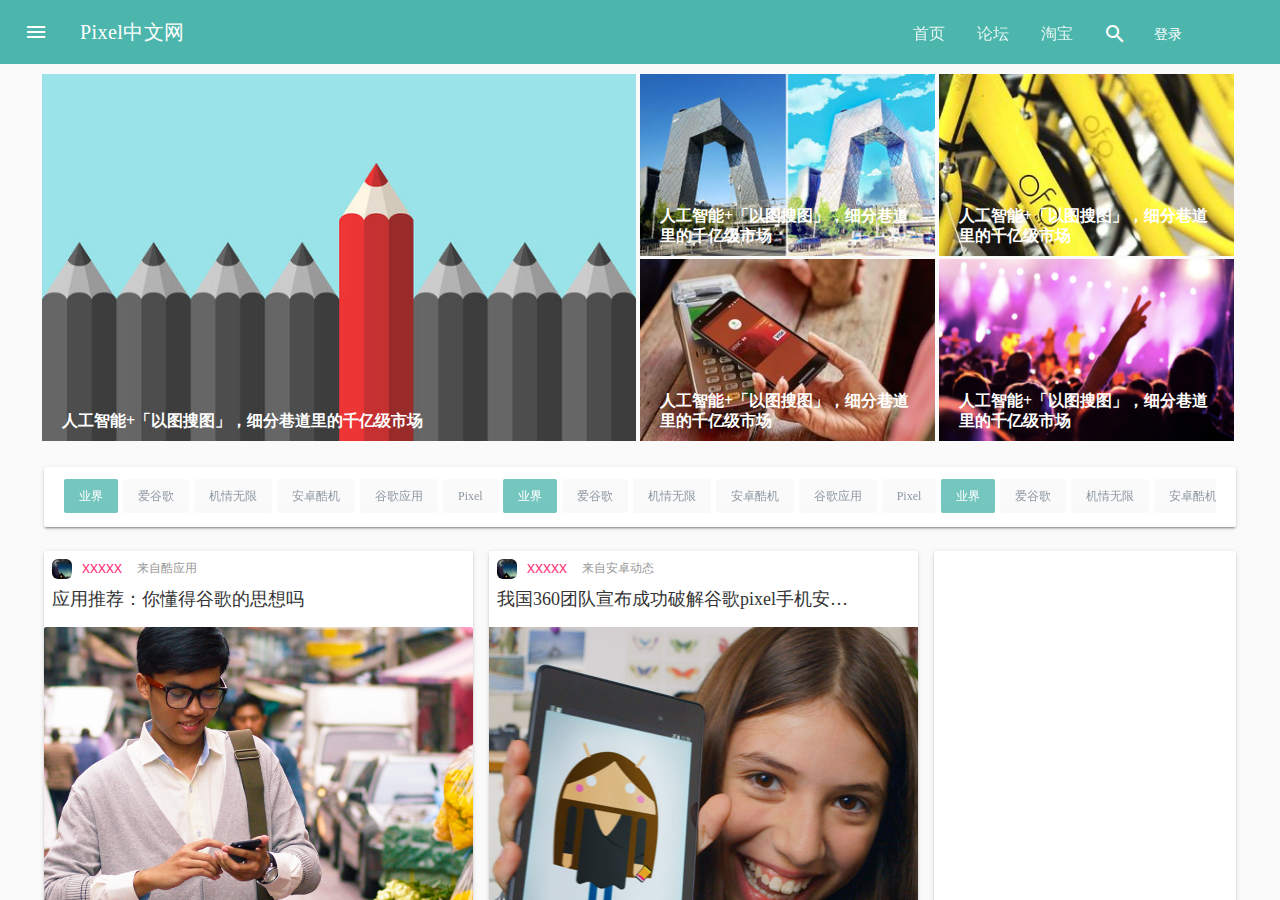
<file: html/index.html>
<!doctype html>
<html>
  <head>
    <meta charset="utf-8">
    <meta http-equiv="X-UA-Compatible" content="IE=edge">
    <meta name="description" content="Nexus中文网-为信仰而充值">
    <meta name="viewport" content="width=device-width, initial-scale=1.0, minimum-scale=1.0">
    <title>Pixel中文网-为信仰而充值</title>
    <meta name="viewport" content="width=320.1,initial-scale=1,minimum-scale=1,maximum-scale=1,user-scalable=no,minimal-ui" />
    <meta name="apple-mobile-web-app-title" content="Pixel中文网-为信仰而充值" />
    <meta name="apple-mobile-web-app-capable" content="yes" />
    <meta name="apple-mobile-web-app-status-bar-style" content="black" />
    <meta content="telephone=no" name="format-detection" />
    <meta name="full-screen" content="yes" />
    <meta name="x5-fullscreen" content="true" />

    <!-- Page styles -->
    <link rel="stylesheet" href="../css/icon.css">
    <link rel="stylesheet" href="../css/material.min.css">
    <link rel="stylesheet" href="../css/index.css">
    <link rel="stylesheet" href="../css/styles.css">
    <link rel="stylesheet" href="../css/homepage.css">
    <link rel="stylesheet" href="../css/login-register.css">
  </head>
  <body>
    <div class="fixed-btn-box">
      <button id="fixed-btn-toTop" class="fixed-btn mdl-button mdl-js-button mdl-button--icon mdl-js-ripple-effect ">
        <i class="material-icons">arrow_upward</i>
      </button>
      <!-- <div class="tip-top mdl-tooltip mdl-tooltip--left" data-mdl-for="fixed-btn-toTop">返回顶部</div> -->

      <button id="fixed-btn-msg" class="fixed-btn mdl-button mdl-js-button mdl-button--icon mdl-js-ripple-effect ">
        <i class="material-icons">notifications</i>
      </button>
      <!-- <div class="mdl-tooltip mdl-tooltip--left" data-mdl-for="fixed-btn-msg">最新消息</div> -->

      <button id="fixed-btn-create" class="fixed-btn mdl-button mdl-js-button mdl-button--icon mdl-js-ripple-effect ">
        <i class="material-icons">create</i>
      </button>
      <!-- <div class="mdl-tooltip mdl-tooltip--left" data-mdl-for="fixed-btn-create">发表主题</div> -->

      <button id="fixed-btn-add" class="fixed-btn mdl-button mdl-js-button mdl-button--icon mdl-js-ripple-effect ">
        <i class="material-icons">add</i>
      </button>  
    </div>
    <div class="mdl-layout mdl-js-layout mdl-layout--fixed-header">
      <div class="nex-header mdl-layout__header mdl-layout__header--waterfall">
        <div class="nex-header-row mdl-layout__header-row">
          <span class="nex-title mdl-layout-title">Pixel中文网</span>
          <!-- Add spacer, to align navigation to the right in desktop -->
          <div class="nex-header-spacer mdl-layout-spacer"></div>
          <div class="nex-search-box mdl-textfield mdl-js-textfield mdl-textfield--expandable mdl-textfield--floating-label mdl-textfield--align-right mdl-textfield--full-width">
            <label class="mdl-button mdl-js-button mdl-button--icon nex-navigation-search" for="search-field">
              <i class="material-icons">search</i>
            </label>

            <div class="mdl-textfield__expandable-holder">
              <input class="mdl-textfield__input" type="text" id="search-field">
            </div>
          </div>
          <span class="nex-mobile-title mdl-layout-title">
            Nexus中文网
          </span>
          <!-- Navigation -->
          <div class="nex-navigation-container">
            <nav class="nex-navigation mdl-navigation">
              <a class="mdl-navigation__link"  href="index.html">首页</a>
              <a class="mdl-navigation__link" href="forum.html">论坛</a>
              <a class="mdl-navigation__link" href="##">淘宝</a>
            </nav>
          </div>
          <button class="nex-more-button mdl-button mdl-js-button mdl-js-ripple-effect  nex-navigation-icon " id="login">
            登录
          </button>
        </div>
      </div>

      <div class="nex-drawer mdl-layout__drawer ">
        <div class="mdl-layout-title">
          <a href="login.html"><img src="../images/writer.jpg" class="nex-user-portrait user-img" />  <span class="nex-user">亲爱的阿基米德</span></a>
          <p class="nex-zone-sub-userif"><span><i class="material-icons nex-zone-star">star</i>等级 11 </span><span><i class="material-icons">filter_vintage</i>积分 100</span></p>
        </div>
        <nav class="mdl-navigation">
          <a class="mdl-navigation__link" href="list.html"><i class="material-icons nex-content-icon">home</i> 首页</a>
          <a class="mdl-navigation__link" href="forum.html"><i class="material-icons nex-content-icon">forum</i> 论坛</a>
          <a class="mdl-navigation__link" href="forum.html"><i class="tb"> </i> 淘宝</a>
          <div class="nex-drawer-separator"></div>
          <div class="nex-drawer-icon">
            <button class="padding-sm mdl-button mdl-js-button mdl-js-ripple-effect">
              <i class="btn-noti material-icons">notifications</i>
              <span class="mdl-badge nex-mdl-badge" data-badge="4">消息</span>
            </button>
            <button class="padding-sm mdl-button mdl-js-button mdl-js-ripple-effect">
              <i class="btn-grade material-icons">grade</i>
              <span>收藏</span>
            </button>
            <button class="padding-sm mdl-button mdl-js-button mdl-js-ripple-effect">
              <i class="btn-settings material-icons">settings</i>
              <span>设置</span>
            </button>
          </div>
        </nav>
      </div>
      <div class="mdl-layout__content">
        <div class="login-float">
          <div class="mdl-card mdl-shadow--6dp">
            <div style="
            padding-bottom: 0; text-align:center;" class="mdl-card__title mdl-color-text--white">
            <i class="icon-close material-icons">clear</i>
            <img style="margin:0 auto;" src="../images/logo.png" alt="">
            </div>
            <div  style="padding-top: 0;" class="mdl-card__supporting-text ">
              <form action="#" style="padding-bottom:5px;">
                <div style="margin-top:-10px; width:100%;" class="mdl-textfield mdl-js-textfield  mdl-textfield--floating-label">
                  <input class="mdl-textfield__input" type="text" id="username" />
                  <label class="mdl-textfield__label" for="username">用户名 / 邮箱</label>
                  <span class="mdl-textfield__error">Only alphabet and no spaces, please!</span>
                </div>
                <div style="margin-top:-10px;" class="mdl-textfield mdl-js-textfield  mdl-textfield--floating-label">
                    <input class="mdl-textfield__input" type="password" id="userpass" />
                    <label class="mdl-textfield__label" for="userpass">密码</label>
                </div>
                <div >
                <span id="home-register" style="float:left;font-size:12px;color:#4cb5a6;margin-top:-5px;cursor:pointer;" href="register.html">立即注册</span>

                <a style="float:right;font-size:12px;color:#4cb5a6;margin-top:-5px;" href="#">找回密码</a>
                </div>
              </form>
            </div>
            <div class="mdl-card__actions mdl-card--border">  
              <div class="ologin">
              <span>快捷登陆：</span><img width="18px" height="18px;" src="../images/Tencent_QQ.png" alt="">
              </div>
              <button  style="float:right;margin-right:20px; background:#4cb5ad; color:#fff;font-family:'微软雅黑'" class="mdl-button mdl-button--colored mdl-js-button mdl-js-ripple-effect">登录</button>
            </div>
          </div>
        </div>
        <div class="register-float">
          <div class="mdl-card mdl-shadow--6dp">
            <div style="
            padding-bottom: 0; text-align:center;" class="mdl-card__title mdl-color-text--white">
              <i class="icon-close material-icons">clear</i>
              <img style="margin:0 auto;" src="../images/logo.png" alt="">        
            </div>
            <div  style="padding-top: 0;" class="mdl-card__supporting-text ">
              <form action="#" style="padding-bottom:5px;">
                <div style="margin-top:-10px; width:100%;" class="mdl-textfield mdl-js-textfield  mdl-textfield--floating-label">
                  <input class="mdl-textfield__input" type="text" id="username" />
                  <label class="mdl-textfield__label" for="username"> 邮箱</label>
                  <span class="mdl-textfield__error">Only alphabet and no spaces, please!</span>
                </div>
                <div style="margin-top:-10px; width:100%;" class="mdl-textfield mdl-js-textfield  mdl-textfield--floating-label">
                  <input class="mdl-textfield__input" type="text" id="username" />
                  <label class="mdl-textfield__label" for="username">用户名</label>
                  <span class="mdl-textfield__error">Only alphabet and no spaces, please!</span>
                </div>
                <div style="margin-top:-10px;" class="mdl-textfield mdl-js-textfield  mdl-textfield--floating-label">
                <input class="mdl-textfield__input" type="password" id="userpass" />
                <label class="mdl-textfield__label" for="userpass">密码</label>
                </div>
                <div style="margin-top:-10px;" class="mdl-textfield mdl-js-textfield  mdl-textfield--floating-label">
                  <input class="mdl-textfield__input" type="password" id="userpass" />
                  <label class="mdl-textfield__label" for="userpass">确认密码</label>
                </div>
                <div >
                  <span id="home-login" style="float:right;font-size:12px;color:#4cb5a6;margin-top:-5px;z-index:2;cursor:pointer;" >已有账号，立即登录</span>
                </div>
              </form>
            </div>
            <div class="mdl-card__actions mdl-card--border">  
              <div class="ologin">
                <span>快捷登陆：</span><img width="18px" height="18px;" src="../images/Tencent_QQ.png" alt="">
              </div>
              <button  style="float:right;margin-right:20px; background:#4cb5ad; color:#fff;font-family:'微软雅黑'" class="mdl-button mdl-button--colored mdl-js-button mdl-js-ripple-effect">注册</button>
            </div>
          </div>
        </div>
        <div class="nex-header-section mdl-typography--text-center mdl-grid">
          <div class="mdl-cell mdl-cell--6-col mdl-cell--8-col-tablet mdl-cell--4-col-phone nex-big-pic-section">
            <a href=""><img src="../images/header-1.jpg" class="nex-big-pic nex-img"><span class="nex-hg-title">人工智能+「以图搜图」，细分巷道里的千亿级市场</span></a>
          </div>
          <div class="mdl-cell mdl-cell--6-col mdl-cell--8-col-tablet mdl-cell--4-col-phone nex-hg-header-pic">
            <a href="" class="nex-hg-pic tl-pic"><img src="../images/header-2.jpg"  class="nex-img" /><span class="nex-hg-title">人工智能+「以图搜图」，细分巷道里的千亿级市场</span></a>
            <a href="" class="nex-hg-pic tr-pic"><img src="../images/header-3.jpg" class="nex-img"/><span class="nex-hg-title">人工智能+「以图搜图」，细分巷道里的千亿级市场</span></a>
              
            <a href="" class="nex-hg-pic bl-pic"><img src="../images/header-4.jpg" class="nex-img"/><span class="nex-hg-title">人工智能+「以图搜图」，细分巷道里的千亿级市场</span></a>
            <a href="" class="nex-hg-pic br-pic"><img src="../images/header-6.png" class="nex-img"/><span class="nex-hg-title">人工智能+「以图搜图」，细分巷道里的千亿级市场</span></a>
          </div>
        </div>
        <div class="nex-body mdl-grid">
          <div class="mdl-cell mdl-cell--12-col mdl-card mdl-shadow--2dp nex-content-nav">
            <div class="nex-content-nav-container">
              <div class="nex-content-nav-list mdl-typography--display-1-color-contrast">
                <a href="list.html"><span class="nex-tag nex-default-color active">业界</span></a>
                <a href="list.html"><span class="nex-tag nex-default-color">爱谷歌</span></a>
                <a href="list.html"><span class="nex-tag nex-default-color">机情无限</span></a>
                <a href="list.html"><span class="nex-tag nex-default-color">安卓酷机</span></a>
                <a href="list.html"><span class="nex-tag nex-default-color">谷歌应用</span></a>
                <a href="list.html"><span class="nex-tag nex-default-color">Pixel</span></a>
                <a href="list.html"><span class="nex-tag nex-default-color active">业界</span></a>
                <a href="list.html"><span class="nex-tag nex-default-color">爱谷歌</span></a>
                <a href="list.html"><span class="nex-tag nex-default-color">机情无限</span></a>
                <a href="list.html"><span class="nex-tag nex-default-color">安卓酷机</span></a>
                <a href="list.html"><span class="nex-tag nex-default-color">谷歌应用</span></a>
                <a href="list.html"><span class="nex-tag nex-default-color">Pixel</span></a>
                <a href="list.html"><span class="nex-tag nex-default-color active">业界</span></a>
                <a href="list.html"><span class="nex-tag nex-default-color">爱谷歌</span></a>
                <a href="list.html"><span class="nex-tag nex-default-color">机情无限</span></a>
                <a href="list.html"><span class="nex-tag nex-default-color">安卓酷机</span></a>
                <a href="list.html"><span class="nex-tag nex-default-color">谷歌应用</span></a>
                <a href="list.html"><span class="nex-tag nex-default-color">Pixel</span></a>
                <a href="list.html"><span class="nex-tag nex-default-color active">业界</span></a>
                <a href="list.html"><span class="nex-tag nex-default-color">爱谷歌</span></a>
                <a href="list.html"><span class="nex-tag nex-default-color">机情无限</span></a>
                <a href="list.html"><span class="nex-tag nex-default-color">安卓酷机</span></a>
                <a href="list.html"><span class="nex-tag nex-default-color">谷歌应用</span></a>
                <a href="list.html"><span class="nex-tag nex-default-color">Pixel</span></a>
              </div>
            </div>
          </div>
          <div class="mdl-cell mdl-cell--9-col mdl-grid nex-card-container">
            <div class="mdl-cell mdl-cell--6-col mdl-cell--4-col-tablet mdl-cell--4-col-phone mdl-card mdl-shadow--2dp">
                <div class="mdl-card__title nex-maker-info">
                  <a href=""><img src="../images/user_por.png" class="page-maker" /><span class="nex-card-username">xxxxx</span></a>
                  <span class="font-size-12"> 来自酷应用</span>
                </div>
                <div class="mdl-card__title nex-card-bgtitle">
                  <h4 class="mdl-card__title-text"><a href="content.html" class="nex-card-title">应用推荐：你懂得谷歌的思想吗</a></h4>
                </div>
                <div class="mdl-card__media">
                  <a href="##"><img src="../images/more-from-1.png" /></a>
                </div>
                <div class="mdl-card__actions">
                  <div class="float-left nex-card-time">
                    52分钟前
                  </div>
                  <div class="float-right">
                    <a class="mdl-button mdl-js-button mdl-button--icon mdl-js-ripple-effect nex-navigation-icon"><i class="material-icons">thumb_up</i></a> 
                    <a class="mdl-button mdl-js-button mdl-button--icon mdl-js-ripple-effect nex-navigation-icon"><i class="material-icons">share</i></a> 
                    <a class="mdl-button mdl-js-button mdl-button--icon mdl-js-ripple-effect nex-navigation-icon nex-comment" for="comm3"><i class="material-icons ">comment</i></a>
                  </div>
                </div>
              </div>

              <div class="mdl-cell mdl-cell--6-col mdl-cell--4-col-tablet mdl-cell--4-col-phone mdl-card mdl-shadow--2dp">
                <div class="mdl-card__title nex-maker-info">
                  <a href=""><img src="../images/user_por.png" class="page-maker" /><span class="nex-card-username">xxxxx</span></a>
                  <span class="font-size-12"> 来自安卓动态</span>
                </div>
                <div class="mdl-card__title nex-card-bgtitle">
                  <h4 class="mdl-card__title-text"><a href="content.html" class="nex-card-title">我国360团队宣布成功破解谷歌pixel手机安全机制</a></h4>
                </div>
                <div class="mdl-card__media">
                  <a href="##"><img src="../images/more-from-4.png"></a>
                </div>
                <div class="mdl-card__actions">
                  <div class="float-left nex-card-time">
                    52分钟前
                  </div>
                  <div class="float-right">
                    <a class="mdl-button mdl-js-button mdl-button--icon mdl-js-ripple-effect nex-navigation-icon"><i class="material-icons">thumb_up</i></a> 
                    <a class="mdl-button mdl-js-button mdl-button--icon mdl-js-ripple-effect nex-navigation-icon"><i class="material-icons">share</i></a> 
                    <a class="mdl-button mdl-js-button mdl-button--icon mdl-js-ripple-effect nex-navigation-icon nex-comment" for="comm3"><i class="material-icons ">comment</i></a>
                  </div>
                </div>
              </div>

              <div class="mdl-cell mdl-cell--6-col mdl-cell--4-col-tablet mdl-cell--4-col-phone mdl-card mdl-shadow--2dp">
                <div class="mdl-card__title nex-maker-info">
                  <a href=""><img src="../images/user_por.png" class="page-maker" /><span class="nex-card-username">xxxxx</span></a>
                  <span class="font-size-12"> 来自安卓动态</span>
                </div>
                <div class="mdl-card__title nex-card-bgtitle">
                   <h4 class="mdl-card__title-text"><a href="content.html" class="nex-card-title">谷歌助理可以在社交媒体上分享网站的文章</a></h4>
                </div>
                <div class="mdl-card__media">
                  <a href="##"><img src="../images/more-from-2.png"/></a>
                </div>
                <div class="mdl-card__actions">
                  <div class="float-left nex-card-time">
                    52分钟前
                  </div>
                  <div class="float-right">
                    <a class="mdl-button mdl-js-button mdl-button--icon mdl-js-ripple-effect nex-navigation-icon"><i class="material-icons">thumb_up</i></a> 
                    <a class="mdl-button mdl-js-button mdl-button--icon mdl-js-ripple-effect nex-navigation-icon"><i class="material-icons">share</i></a> 
                    <a class="mdl-button mdl-js-button mdl-button--icon mdl-js-ripple-effect nex-navigation-icon nex-comment" for="comm3"><i class="material-icons ">comment</i></a>
                  </div>
                </div>
              </div>

              <div class="mdl-cell mdl-cell--6-col mdl-cell--4-col-tablet mdl-cell--4-col-phone mdl-card mdl-shadow--2dp">
                <div class="mdl-card__title nex-maker-info">
                  <a href=""><img src="../images/user_por.png" class="page-maker" /><span class="nex-card-username">xxxxx</span></a>
                  <span class="font-size-12"> 来自酷应用</span>
                </div>
                <div class="mdl-card__title nex-card-bgtitle">
                  <h4 class="mdl-card__title-text"><a href="content.html" class="nex-card-title">应用推荐：你懂得谷歌的思想吗</a></h4>
                </div>
                <div class="mdl-card__media">
                  <a href="##"><img src="../images/more-from-1.png" /></a>
                </div>
                <div class="mdl-card__actions">
                  <div class="float-left nex-card-time">
                    52分钟前
                  </div>
                  <div class="float-right">
                    <a class="mdl-button mdl-js-button mdl-button--icon mdl-js-ripple-effect nex-navigation-icon"><i class="material-icons">thumb_up</i></a> 
                    <a class="mdl-button mdl-js-button mdl-button--icon mdl-js-ripple-effect nex-navigation-icon"><i class="material-icons">share</i></a> 
                    <a class="mdl-button mdl-js-button mdl-button--icon mdl-js-ripple-effect nex-navigation-icon nex-comment" for="comm3"><i class="material-icons ">comment</i></a>
                  </div>
                </div>
              </div>
            <nav class="mdl-color-text--grey-50 mdl-cell mdl-cell--12-col">
              <a href="##" class="nex-page">
                <button class="mdl-button mdl-js-button mdl-js-ripple-effect mdl-button--icon  mdl-color-text--grey-900" role="presentation" data-upgraded=",MaterialButton,MaterialRipple">
                  <i class="material-icons">arrow_back</i>
                <span class="mdl-button__ripple-container"><span class="mdl-ripple"></span></span></button>
                <span>上一页</span>
              </a>
              <a href="##" class="nex-nextpage nex-page">
                <span>下一页</span>
                <button class="mdl-button mdl-js-button mdl-js-ripple-effect mdl-button--icon  mdl-color-text--grey-900" role="presentation" data-upgraded=",MaterialButton,MaterialRipple">
                  <i class="material-icons">arrow_forward</i>
                <span class="mdl-button__ripple-container"><span class="mdl-ripple"></span></span></button>
              </a>
            </nav>
          </div>
          <div class="mdl-cell mdl-cell--3-col mdl-cell--12-col-tablet mdl-cell--12-col-phone mdl-grid nex-hp-1">
            <div class="mdl-cell mdl-cell--12-col mdl-cell--12-col-tablet mdl-cell--12-col-phone mdl-card mdl-shadow--2dp nex-hp-2">
            </div>
          </div>
        </div>
        <footer class="nex-footer mdl-mega-footer">
          <div class="mdl-mega-footer--top-section">
            <div class="mdl-mega-footer--left-section nex-footer-section">
              <button class="mdl-mega-footer--social-btn microblog"></button>
              &nbsp;
              <button class="mdl-mega-footer--social-btn microblog"></button>
              &nbsp;
              <button class="mdl-mega-footer--social-btn microblog"></button>
            </div>
            <div class="mdl-mega-footer--right-section">
          </div>
          <div class="mdl-mega-footer__middle-section mdl-grid">
            <div class="mdl-cell--8-col mdl-cell mdl-cell--12-tablet mdl-cell--12-phone">
              <div class="mdl-mega-footer__drop-down-section">
                <input class="mdl-mega-footer__heading-checkbox" type="checkbox" checked>
                <h1 class="mdl-mega-footer__heading">关于我们</h1>
                <ul class="mdl-mega-footer__link-list">
                  <li><a href="#">加入我们</a></li>
                  <li><a href="#">关于我们</a></li>
                  <li><a href="#">Pixel</a></li>
                  <li><a href="#">代购</a></li>
                </ul>
              </div>

              <div class="mdl-mega-footer__drop-down-section">
                <input class="mdl-mega-footer__heading-checkbox" type="checkbox" checked>
                <h1 class="mdl-mega-footer__heading">Nexus系列</h1>
                <ul class="mdl-mega-footer__link-list">
                  <li><a href="#">Nexus 6P</a></li>
                  <li><a href="#">Nexus 5x</a></li>
                  <li><a href="#">Nexus 7</a></li>
                  <li><a href="#">Nexus 9</a></li>
                </ul>
              </div>

              <div class="mdl-mega-footer__drop-down-section">
                <input class="mdl-mega-footer__heading-checkbox" type="checkbox" checked>
                <h1 class="mdl-mega-footer__heading">讨论区</h1>
                <ul class="mdl-mega-footer__link-list">
                  <li><a href="#">爱谷歌</a></li>
                  <li><a href="#">业界</a></li>
                  <li><a href="#">配件周边</a></li>
                  <li><a href="#">讨论区</a></li>
                </ul>
              </div>

              <div class="mdl-mega-footer__drop-down-section">
                <input class="mdl-mega-footer__heading-checkbox" type="checkbox" checked>
                <h1 class="mdl-mega-footer__heading">基础入门</h1>
                <ul class="mdl-mega-footer__link-list">
                  <li><a href="#">基础入门</a></li>
                  <li><a href="#">进阶玩法</a></li>
                  <li><a href="#">玩机教程</a></li>
                  <li><a href="#">moto x</a></li>
                </ul>
              </div>

              <div class="mdl-mega-footer__drop-down-section">
                <input class="mdl-mega-footer__heading-checkbox" type="checkbox" checked>
                <h1 class="mdl-mega-footer__heading">安卓地带</h1>
                <ul class="mdl-mega-footer__link-list">
                  <li><a href="#">安卓地带</a></li>
                  <li><a href="#">苹果</a></li>
                  <li><a href="#">那些rom</a></li>
                  <li><a href="#">机情无限</a></li>
                </ul>
              </div>
            </div>
            <div class="mdl-cell--4-col mdl-cell mdl-cell--12-tablet mdl-cell--12-phone">
              <h1 class="mdl-mega-footer__heading">商业链接</h1>
              <ul class="nex-footer-right">
                <li><i class="material-icons v-middle">link</i> <a href="" class="nex-ad-link">果粉社区</a></li>
                <li><i class="material-icons v-middle">link</i> <a href="" class="nex-ad-link">淘宝</a></li>
                <li><i class="material-icons v-middle">link</i> <a href="" class="nex-ad-link">百度首页</a></li>
              </ul>
            </div>
          </div>
          <div class="mdl-mega-footer--bottom-section">
            <!-- <p class="mdl-typography--font-light">Pixel中文网www.pixcn.cn是为全球所有华人google迷提供交流最新Pixel,nexus 6p, nexus 5x,nexus 7,nexus 9, moto x+1, moto g二代谷歌，安卓资讯，业界科技信息，使用和玩机技巧的科技资讯社交媒体网站</p>
            <p class="mdl-typography--font-light">兄弟站点果粉社区</p>
            <p class="mdl-typography--font-light">Powered by 摩酷 © 2011-2013</p>
            <p class="mdl-typography--font-light">nexus中文网QQ群(只加注册用户):13128324(主力群), 188153148,258269925,moto x粉丝群:1299655</p> -->
            <a class="nex-link mdl-typography--font-light" href="##">桌面版</a>
            <a class="nex-link mdl-typography--font-light" href="##">手机版</a>
            <div class="nex-drawer-separator"></div>
            <p class="mdl-typography--font-light font-size-min">Powered by 摩酷 © 2011-2013 <a href="" class="nex-link mdl-typography--font-light">( 鄂ICP备16014165号-3 )</a></p>
            <p class="mdl-typography--font-light font-size-min">Pixel中文网www.pixcn.cn是为全球所有华人google迷提供交流最新Pixel,nexus 6p, nexus 5x,nexus 7,nexus 9, moto x+1, moto g二代谷歌，安卓资讯，业界科技信息，使用和玩机技巧的科技资讯社交媒体网站Pixel中文网</p>
          </div>
        </footer>
      </div>
    </div>
    <script type="text/javascript" src="../js/jquery-1.11.3.min.js"></script>
    <script src="../js/material.min.js"></script>
    <script type="text/javascript" src="../js/basic.js"></script>
    <script type="text/javascript" src="../js/screenfull.min.js"></script>
    <script type="text/javascript" src="../js/index.js"></script>
    <script>

    $(function(){        
      $("#login").click(function(){
        $(".login-float").fadeIn("fast");
      });
      $(".icon-close").click(function(){
        $(".login-float").fadeOut("fast");
        $(".register-float").fadeOut("fast");
      });
      $("#register").click(function(){
        $(".register-float").fadeIn("fast");
      });
      $("#home-login").click(function(){
        $(".register-float").fadeOut("fast");
        $(".login-float").fadeIn("fast");
      });
      $("#home-register").click(function(){
        $(".register-float").fadeIn("fast");
        $(".login-float").fadeOut("fast");          
      });
      // var nav_height=$(".nex-content-nav").width();
      // $(".nav-next").bind("click",function(){
      //   var which=$(".nex-content-nav-list").css("marginLeft");
      //   $(".nex-content-nav-list").animate({marginLeft:nav_height+"px"});
      // })
    })

    </script>
  </body>
</html>
</file>
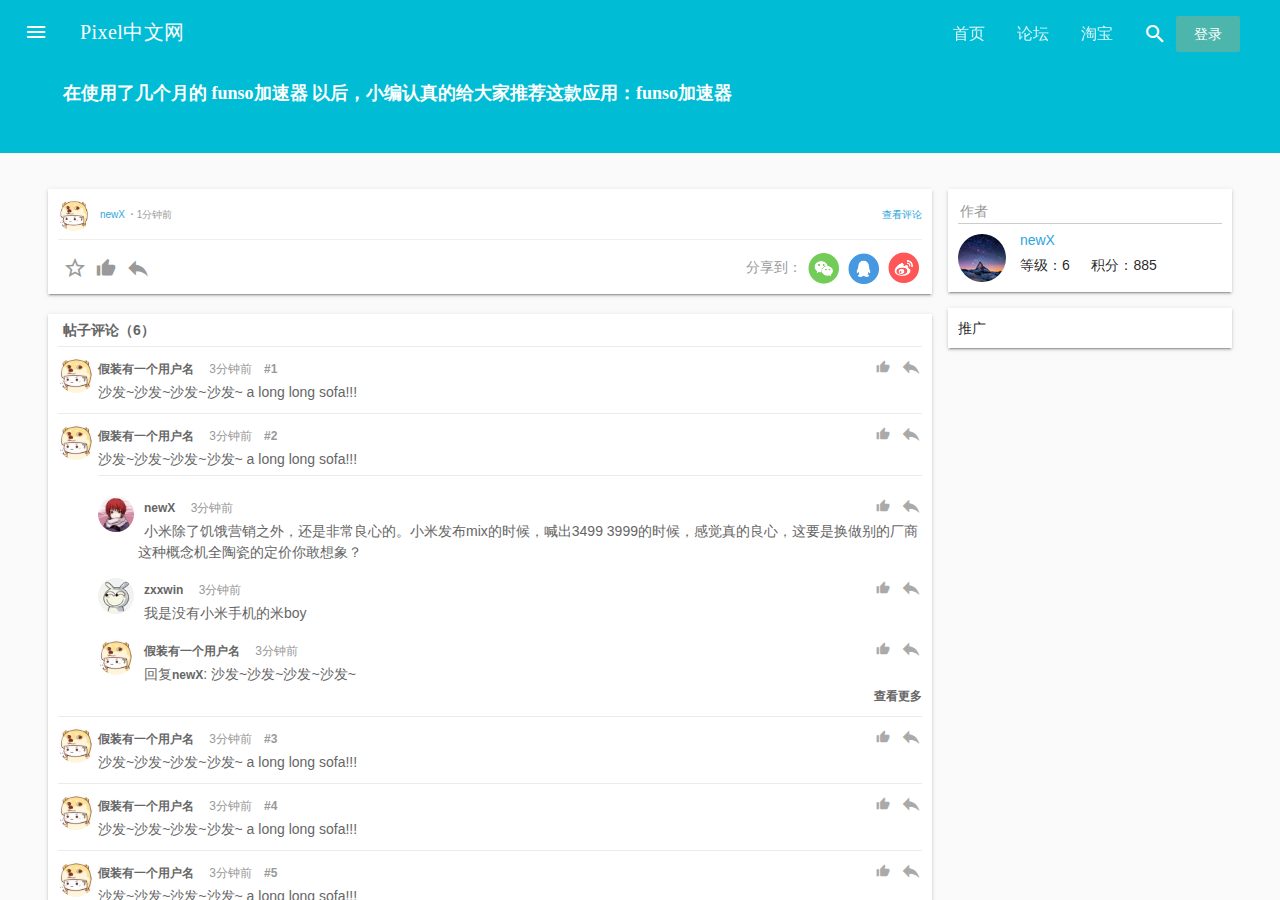
<file: html/article.html>
<!DOCTYPE html>
<html lang="en">
<head>
  <meta charset="UTF-8">
  <meta name="viewport" content="width=device-width, initial-scale=1.0" charset="utf-8">
  
  <title>Pixel中文网-论坛</title>
  <meta name="viewport" content="width=320.1,initial-scale=1,minimum-scale=1,maximum-scale=1,user-scalable=no,minimal-ui" />
  <meta name="apple-mobile-web-app-title" content="Pixel中文网-为信仰而充值" />
  <meta name="apple-mobile-web-app-capable" content="yes" />
  <meta name="apple-mobile-web-app-status-bar-style" content="black-translucent" />
  <meta content="telephone=no" name="format-detection" />
  <meta name="full-screen" content="yes" />
  <meta name="x5-fullscreen" content="true" />
  
  <link rel="stylesheet" href="../css/icon.css">
  <link rel="stylesheet" href="../css/material.min.css">
  <link rel="stylesheet" href="../css/styles.css">
  <link rel="stylesheet" href="../css/forum.css">
  <link rel="stylesheet" href="../css/forum-test.css">
  <link rel="stylesheet" href="../css/index.css">
  <link rel="stylesheet" href="../css/article.css">
  <link rel="stylesheet" href="../css/atc-cmt.css">
  <style>

  </style>
</head>
<body>
<div class="bg mdl-layout__container">
<div class="fixed-btn-box">
  <button id="fixed-btn-toTop" class="fixed-btn mdl-button mdl-js-button mdl-button--icon mdl-js-ripple-effect ">
    <i class="material-icons">arrow_upward</i>
  </button>
  <!-- <div class="tip-top mdl-tooltip mdl-tooltip--left" data-mdl-for="fixed-btn-toTop">返回顶部</div> -->

  <button id="fixed-btn-msg" class="fixed-btn mdl-button mdl-js-button mdl-button--icon mdl-js-ripple-effect ">
    <i class="material-icons">notifications</i>
  </button>
  <!-- <div class="mdl-tooltip mdl-tooltip--left" data-mdl-for="fixed-btn-msg">最新消息</div> -->

  <button id="fixed-btn-create" class="atc-cmt-icon-rpl fixed-btn mdl-button mdl-js-button mdl-button--icon mdl-js-ripple-effect ">
    <i class="material-icons">reply</i>
  </button>
  <!-- <div class="mdl-tooltip mdl-tooltip--left" data-mdl-for="fixed-btn-create">发表主题</div> -->

  <button id="fixed-btn-add" class="fixed-btn mdl-button mdl-js-button mdl-button--icon mdl-js-ripple-effect ">
    <i class="material-icons">add</i>
  </button>  
</div>

<div class="rpl-dlg-box">
  <div class="rpl-dlg">
    <div style="background:url(../images/mdl_bg.jpg) center;" class="rpl-dlg-header">
      <div class="rpl-dlg-users">
        <img width="50px;" src="../images/user_por.png" alt="">
        <p>
         沙发~沙发~沙发~沙发~ a long long sofa!!!
        </p>
      </div>
    </div>
    <div class="rpl-dlg-body">      
      <div class="atc-cmt-box-footer">
        <div class="cmt-textarea-box">
          <textarea style="height:160px; margin-left:10px;border:none;resize:none;" name="contents" class="rpl-textarea rpl-textarea-dlg" placeholder="我的评论："  ></textarea>
        </div>
        <div class="cmt-opt">
          <div class="cmt-opt-icons">
            <button class="mdl-button mdl-js-button mdl-button--icon mdl-js-ripple-effect ">
              <i class="material-icons">mood</i>
            </button>
            <button class="mdl-button mdl-js-button mdl-button--icon mdl-js-ripple-effect ">
              <i class="material-icons">photo_camera</i>
            </button>
          </div>

          <div>            
            <button style="color:#999;" class="rpl-dlg-btn-cl mdl-button mdl-button--primary">取消</button>
            <button class="mdl-button  mdl-button--colored">发表</button>
          </div>
        </div>
      </div>
    </div>
  </div>
</div>
  <div class="mdl-layout mdl-js-layout mdl-layout--fixed-header">
      <div style="background:#00bcd4;" class="nex-header mdl-layout__header mdl-layout__header--waterfall">
        <div class="mdl-layout__header-row mdl-layout--large-screen-only">
          <span class="nex-title mdl-layout-title">Pixel中文网</span>
          <!-- Add spacer, to align navigation to the right in desktop -->
          <div class="nex-header-spacer mdl-layout-spacer"></div>
            <div class="nex-search-box mdl-textfield mdl-js-textfield mdl-textfield--expandable mdl-textfield--floating-label mdl-textfield--align-right mdl-textfield--full-width">
              <label class="mdl-button mdl-js-button mdl-button--icon nex-navigation-search" for="search-field">
                <i class="material-icons">search</i>
              </label>

              <div class="mdl-textfield__expandable-holder">
                <input class="mdl-textfield__input" type="text" id="search-field">
              </div>
            </div>
            <!-- Navigation -->
            <div class="nex-navigation-container">
              <nav class="nex-navigation mdl-navigation">
                <a class="mdl-navigation__link"  href="index.html">首页</a>
                <a class="mdl-navigation__link" href="forum.html">论坛</a>
                <a class="mdl-navigation__link" href="##">淘宝</a>
              </nav>
            </div>
            <button class="nex-more-button mdl-button mdl-js-button mdl-js-ripple-effect  nex-navigation-icon " id="login">
              登录
            </button>
        </div>
        <div class="article-subnav main-full mdl-layout--small-screen-only">  
          <a href="forum.html" class="forum-header-icon mdl-button mdl-js-button  mdl-button--icon mdl-js-ripple-effect">
            <i style="color:#fff;" class="material-icons">arrow_back</i>
          </a>
          <p id="fixed-title">
            在使用了几个月的 funso加速器 以后，小编认真的给大家推荐这款应用：funso加速器
          </p>
          <button style="float:right;"  class="mdl-button mdl-js-button mdl-button--icon mdl-js-ripple-effect forum-header-icon " id="more-button">
            <i style="color:#fff;" class="material-icons">more_vert</i>
          </button>
            <ul class="mdl-menu mdl-js-menu mdl-menu--bottom-right mdl-js-ripple-effect" for="more-button">
              <li style="float:none;font-size:14px;color:#000;" class="atc-cmt-icon-rpl mdl-menu__item">
                <i class="more_vert-icon material-icons">reply</i>
                回复
              </li>
              <li class="mdl-menu__item">
                <i class="more_vert-icon material-icons">star_border</i>
                收藏
              </li>
              <li class="mdl-menu__item">
                <i class="more_vert-icon material-icons">share</i>
                分享
              </li>
            </ul>
        </div>
      </div>

      <div class="nex-drawer mdl-layout__drawer mdl-layout--large-screen-only">
        <div class="mdl-layout-title">
          <a href="##"><img src="../images/user_por.png" class="user-img" />  <span class="nex-user">真是这样</span></a>
          <div class="nex-drawer-icon">
            <a href="##" id="email"><span class="mdl-badge nex-mdl-badge" data-badge="4"><i class="btn-noti material-icons">email</i></span></a>
            <div class="mdl-tooltip" for="email">
              消息
            </div>
            <a href="##" id="fa"><span class="mdl-badge nex-mdl-badge" data-badge="4"><i class="btn-noti material-icons">face</i></span><!-- <span class="mdl-badge" data-badge="4">新听众</span> --></a>
            <div class="mdl-tooltip" for="fa">
              新朋友
            </div>
            <a href="##" id="st"><span class="mdl-badge nex-mdl-badge" data-badge="4"><i class="btn-noti material-icons">settings</i></span></a>
            <div class="mdl-tooltip" for="st">
              系统消息
            </div>
          </div>
        </div>
        <nav class="mdl-navigation">
          <a class="mdl-navigation__link" href="index.html"><i class="material-icons">home</i> 首页</a>
          <a class="mdl-navigation__link" href="forum.html"><i class="material-icons">forum</i> 论坛</a>
          <a class="mdl-navigation__link" href="forum.html"><i class="tb"> </i> 淘宝</a>
          <div class="nex-drawer-separator"></div>
        </nav>
      </div>

    <!-- <div style="background:#00bcd4;" class="nex-header mdl-layout__header mdl-layout__header--waterfall">
      <div class="article-subnav main-full mdl-layout--small-screen-only">  <a href="forum.html" class="forum-header-icon mdl-button mdl-js-button  mdl-button--icon mdl-js-ripple-effect">
          <i style="color:#fff;" class="material-icons">arrow_back</i>
        </a>
        <p id="fixed-title">
          在使用了几个月的 funso加速器 以后，小编认真的给大家推荐这款应用：funso加速器
        </p>
        <button style="float:right;"  class="mdl-button mdl-js-button mdl-button--icon mdl-js-ripple-effect forum-header-icon " id="more-button">
          <i style="color:#fff;" class="material-icons">more_vert</i>
        </button>
          <ul class="mdl-menu mdl-js-menu mdl-menu--bottom-right mdl-js-ripple-effect" for="more-button">
            <li style="float:none;font-size:14px;color:#000;" class="atc-cmt-icon-rpl mdl-menu__item">
              <i class="material-icons">reply</i>
              回复
            </li>
            <li class="mdl-menu__item">
              <i class="material-icons">star_border</i>
              收藏
            </li>
            <li class="mdl-menu__item">
              <i class="material-icons">share</i>
              分享
            </li>
          </ul>
      </div>
    </div> -->

    <div id="top" class="mdl-layout__content">
<!--       <div class="article-subnav main-full mdl-layout--small-screen-only">        

        <a href="forum.html">
          <button class="forum-header-icon mdl-button mdl-js-button  mdl-button--icon mdl-js-ripple-effect">
            <i class="material-icons">arrow_back</i>
          </button>
        </a>
        <button style="float:right;"  class="mdl-button mdl-js-button mdl-button--icon mdl-js-ripple-effect forum-header-icon " id="more-button">
          <i class="material-icons">more_vert</i>
        </button>
          <ul class="mdl-menu mdl-js-menu mdl-menu--bottom-right mdl-js-ripple-effect" for="more-button">
            <li style="float:none;font-size:14px;color:#000;" class="atc-cmt-icon-rpl mdl-menu__item">
              <i class="material-icons">reply</i>
              回复
            </li>
            <li class="mdl-menu__item">
              <i class="material-icons">star_border</i>
              收藏
            </li>
            <li class="mdl-menu__item">
              <i class="material-icons">share</i>
              分享
            </li>
          </ul>
      </div> -->
          
      <div class="main-full" style="background:#00bcd4;">
        <div class="main mdl-grid">
          <header class="article-header mdl-cell mdl-cell--12-col">
          <div class="article-title">在使用了几个月的 funso加速器 以后，小编认真的给大家推荐这款应用：funso加速器</div>
<!--           <div style="display:none;" class="article-info">
            <p class="author"><img src="../images/my_por.jpg" alt=""> <a href="#">newX</a></p>
            <p class="categories"><i class="material-icons">turned_in_not</i> <a href="#">Pixel 手机</a></p>
            <time class="tm"><i class="material-icons">schedule</i> 2016/11/11</time>
          </div> -->
          <div class="float-clr"></div>
        </header>
        </div>
      </div>
      <div class="main mdl-grid">
        <div class="mdl-cell mdl-cell--9-col">   
          <section class="article-main content mdl-shadow--2dp">
            <article>   
              <div class="article-text-head">
                <img src="../images/my_por.jpg" alt="">&emsp;<a href="#">newX</a>
                <!-- <p class="categories"><i class="material-icons">turned_in_not</i> <a href="#">Pixel 手机</a></p> -->
                <strong>&nbsp;·&nbsp;</strong>1分钟前  
                <strong>&nbsp;</strong>
                <a  style="float:right" href="#atc-cmt-box"> 查看评论 </a>
                <!-- <div class="share-box">
                  <div class="share-wx"></div>
                  <div class="share-qq"></div>
                  <div class="share-blog"></div>
                </div> -->
                <div class="float-clr"></div>
              </div>   
              <!-- <div class="article-text">
                <p>
                <div><font face="微软雅黑">20160824更新：</font></div><div><font face="微软雅黑"><br></font></div><div><font face="微软雅黑">在安卓7.0里如何消除感叹号呢？首先开启usb调试，然后用数据线连接电脑和手机。</font></div><div><font face="微软雅黑">在电脑开始菜单-运行 输入cmd，打开命令提示符</font></div><div><font face="微软雅黑">依次输入下面语句</font></div><div><font face="微软雅黑"><div>adb shell settings delete global captive_portal_server &nbsp;</div><div>adb shell settings put global captive_portal_detection_enabled 0</div><div><br></div><div>重启解决！</div></font></div><div><font face="微软雅黑"><br></font></div><div><font face="微软雅黑">20150223更新：</font></div><div><font face="微软雅黑"><br></font></div><div><font face="微软雅黑"><div>谷歌原生安卓系统当连接到移动数据网络或者WIFI网络的时候，其NetworkMonitor模块会向特定的服务器发起一个http的请求并利用收到的响应进行网络状态判断。由于谷歌的服务器被天朝屏蔽，所以导致没有返回值，这个时候谷歌安卓系统就会在信号或者wifi上打一个感叹号。</div><div><br></div><div><font color="#f00000">以下办法对安卓6.x/5.x有效果，对安卓7.0无效</font></div><div>解决的办法比较简单，修改接收请求的服务器地址：</div><div>首先搞定您pc的adb环境，然后连接您的手机和电脑，在命令提示符用下面命令来修改将服务器地址修改成http://www.g.cn</div></font><font face="微软雅黑"><div><br></div><div>adb shell settings put global captive_portal_server www.g.cn</div><div><br></div><div>然后重启见效！</div><div><br></div><div>如果您想恢复的话，使用下面的语句：</div><div><br></div><div><div>adb shell settings delete global captive_portal_server &nbsp;</div><div>adb shell settings put global captive_portal_detection_enabled 1 &nbsp;</div></div><div><font color="#f00000">#################以下为之前的内容可供参考：###########################</font></div><div><br></div></font></div><div><font face="微软雅黑"><br></font></div><font style="color:rgb(51, 51, 51)"><font face="Arial,"><font style="color:rgb(0, 0, 0)"><font face="微软雅黑"><img width="100%;" id="_aimg_6246" aid="6246"
                zoomfile="data/attachment/forum/201412/27/105136slbp0br1fmm4jr8d.jpg"
                          src="../images/arc.jpg" onclick="zoom(this, this.src, 0, 0, 0)" width="600" alt="QQ图片20141227103931.jpg" title="QQ图片20141227103931.jpg" w="1038" /><br>              </font></font></font></font><br>
                <font style="color:rgb(51, 51, 51)"><font face="Arial,"><font style="color:rgb(0, 0, 0)"><font face="微软雅黑">这两天可能会有一部分小伙伴遇到信号和WiFi图标的感叹号就算是翻墙也消不掉的情况(比如我…)，在之前只需要登上几分钟就可以正常连接谷歌服务然后感叹号自动消除，不过小编从昨天开始这个感叹号一整天都在，上网查找发现很多小伙伴都有遇到，原因不详（或是GFW加高墙，或是Google改变政策），虽然不影响正常使用，但是这可让处女座和强迫症患者的心操稀碎(又比如我…)，这能忍？！果断去寻找方法，“高手在民间的真理再次验证”这里搬运三个方法：</font></font></font></font><br>
                <font style="color:rgb(51, 51, 51)"><font face="Arial,"><font style="color:rgb(0, 0, 0)"><font face="微软雅黑">第1种方法：shadowsocks 2.6.0 root(NAT)模式，虽然5.0阉割了这个模式，不过有强制开启教程：先关闭开关 再长摁shadowsocks这串字(左上角) 然后到应用管理强制停止ss 再打开就可以开启。</font></font><br>
                <font style="color:rgb(0, 0, 0)"><font face="微软雅黑"><br>
                </font></font><br>
                <font style="color:rgb(0, 0, 0)"><font face="微软雅黑">第2种方法：使用FQ2 ROOT模式能消除感叹号</font></font><br>
                <font style="color:rgb(0, 0, 0)"><font face="微软雅黑">（这里值得注意的是似乎翻墙软件使用ROOT模式都能消除，但是走系统VPN的模式就无法做到...)</font></font><br>
                <br>
                <font style="color:rgb(0, 0, 0)"><font face="微软雅黑">第3种方法比较麻烦，适用于未ROOT用户：</font></font><br>
                <font style="color:rgb(0, 0, 0)"><font face="微软雅黑">1、关机-开机-连上wifi</font></font><br>
                <font style="color:rgb(0, 0, 0)"><font face="微软雅黑">2、设置-用户-添加新用户</font></font><br>
                <font style="color:rgb(0, 0, 0)"><font face="微软雅黑">3、此时会出现和刚刷机完以后那样需要网络连接，一直点下一步，让手机连接网络</font></font><br>
                <font style="color:rgb(0, 0, 0)"><font face="微软雅黑">4、关键，当进行到正在联网时，强制关机</font></font><br>
                <font style="color:rgb(0, 0, 0)"><font face="微软雅黑">5、开机</font></font><br>
                <font style="color:rgb(0, 0, 0)"><font face="微软雅黑">6、切换下网络，你会发现感叹号很快消失了</font></font><br>
                <font style="color:rgb(0, 0, 0)"><font face="微软雅黑">7、删除刚刚新添加的用户</font></font><br>
                <font style="color:rgb(0, 0, 0)"><font face="微软雅黑">以上三种方法小伙伴测试成功过，要是您的第一种方法解决不了可以试试其他的。感谢G+网友提供的方法。如果您有更便捷的方法，欢迎评论分享给大家~</font></font><br>
                </font></font><br>
                </p>
              </div> -->
              <div class="article-footer">
                <div class="tags">
                  <a href="#"><i class=" material-icons">thumb_up</i></a>
                  <a href="#">假装有一个用户名</a>、
                  <a href="#">newX</a>、
                  <a href="#">zxxwin</a>
                  <strong>...</strong>
                  <!-- <i class="material-icons">local_offer</i>标签：<a href="#" class="tag"> 玩机 </a><a href="#" class="tag"> 基础入门 </a> -->
                </div>
                <div class="article-buttons"> 
                  <a href="#"><i class="material-icons">star_border</i></a>                           
                  <a href="#"><i style="font-size:20px;" class="material-icons">thumb_up</i></a>                            
                  <a href="#"><i style="font-size:26px;" class="material-icons">reply</i></a>
                </div>
                <div class="share-box">
                  <span>分享到：</span>
                  <div class="share-wx"></div>
                  <div class="share-qq"></div>
                  <div class="share-blog"></div>
                </div>
                <div class="float-clr"></div>
              </div>
            </article>
          </section> 

          <section style="padding-top:0;" class="content mdl-shadow--2dp">
            <div id="atc-cmt-box" class="atc-cmt-box">
              <div class="atc-cmt-box-header">
                <strong>帖子评论（6）</strong>
              </div>
              <div class="atc-cmt-item">
                <a href="#" class="atc-cmt-por"><img src="../images/my_por.jpg" alt=""></a>
                <div class="atc-cmt-main">
                  <div class="atc-cmt-header">
                    <a href="#">假装有一个用户名</a>
                    <span>&emsp;3分钟前&emsp;<strong>#1</strong></span> 
                    <a href="#"><i class="atc-cmt-icon-rpl material-icons">reply</i></a> 
                    <a href="#"><i class="atc-cmt-icon-prs material-icons">thumb_up</i></a>
                  </div>
                  <div class="atc-cmt-text">
                    沙发~沙发~沙发~沙发~ a long long sofa!!!
                  </div>
                </div>
              </div>
              <div class="atc-cmt-item">
                <a href="#" class="atc-cmt-por"><img src="../images/my_por.jpg" alt=""></a>
                <div class="atc-cmt-main">
                  <div class="atc-cmt-header">
                    <a href="#">假装有一个用户名</a>
                    <span>&emsp;3分钟前&emsp;<strong>#2</strong></span> 
                    <a href="#"><i class="atc-cmt-icon-rpl material-icons">reply</i></a> 
                    <a href="#"><i class="atc-cmt-icon-prs material-icons">thumb_up</i></a>
                  </div>
                  <div class="atc-cmt-text">
                    沙发~沙发~沙发~沙发~ a long long sofa!!!
                  </div>
                  <div class="atc-cmt-more-box">
                    <div class="atc-cmt-more-item">
                      <a href="#" style="display:inline-block;height:100%;margin-right:10px;" class="atc-cmt-por"><img src="../images/user2.jpeg" alt=""></a>
                      <div class="atc-cmt-more-main">
                        <div class="atc-cmt-header">
                          <a href="#">newX</a>
                          <span>&emsp;3分钟前</span> 
                          <a href="#"><i class="atc-cmt-icon-rpl material-icons">reply</i></a> 
                          <a href="#"><i class="atc-cmt-icon-prs material-icons">thumb_up</i></a>
                        </div>
                        <div class="atc-cmt-text">
                          小米除了饥饿营销之外，还是非常良心的。小米发布mix的时候，喊出3499 3999的时候，感觉真的良心，这要是换做别的厂商这种概念机全陶瓷的定价你敢想象？

                        </div>
                      </div>            
                    </div>
                    <div class="atc-cmt-more-item">
                      <a href="#" style="display:inline-block;height:100%;margin-right:10px;" class="atc-cmt-por"><img src="../images/user.png" alt=""></a>
                      <div class="atc-cmt-more-main">
                        <div class="atc-cmt-header">
                          <a href="#">zxxwin</a>
                          <span>&emsp;3分钟前</span> 
                          <a href="#"><i class="atc-cmt-icon-rpl material-icons">reply</i></a> 
                          <a href="#"><i class="atc-cmt-icon-prs material-icons">thumb_up</i></a>
                        </div>
                        <div class="atc-cmt-text">
                          我是没有小米手机的米boy
                        </div>
                      </div>            
                    </div>
                    <div class="atc-cmt-more-item">
                      <a href="#" style="display:inline-block;height:100%;margin-right:10px;" class="atc-cmt-por"><img src="../images/my_por.jpg" alt=""></a>
                      <div class="atc-cmt-more-main">
                        <div class="atc-cmt-header">
                          <a href="#">假装有一个用户名</a>
                          <span>&emsp;3分钟前</span> 
                          <a href="#"><i class="atc-cmt-icon-rpl material-icons">reply</i></a> 
                          <a href="#"><i class="atc-cmt-icon-prs material-icons">thumb_up</i></a>
                        </div>
                        <div class="atc-cmt-text">
                          回复<a href="#">newX</a>: 沙发~沙发~沙发~沙发~ 
                        </div>
                      </div>            
                    </div>
                    <div class="atc-cmt-more-footer">
                      <a style="float:right" href="#">查看更多</a>
                    </div>
                  </div>
                </div>
              </div>
              <div class="atc-cmt-item">
                <a href="#" class="atc-cmt-por"><img src="../images/my_por.jpg" alt=""></a>
                <div class="atc-cmt-main">
                  <div class="atc-cmt-header">
                    <a href="#">假装有一个用户名</a>
                    <span>&emsp;3分钟前&emsp;<strong>#3</strong></span> 
                    <a href="#"><i class="atc-cmt-icon-rpl material-icons">reply</i></a> 
                    <a href="#"><i class="atc-cmt-icon-prs material-icons">thumb_up</i></a>
                  </div>
                  <div class="atc-cmt-text">
                    沙发~沙发~沙发~沙发~ a long long sofa!!!
                  </div>
                </div>
              </div>
              <div class="atc-cmt-item">
                <a href="#" class="atc-cmt-por"><img src="../images/my_por.jpg" alt=""></a>
                <div class="atc-cmt-main">
                  <div class="atc-cmt-header">
                    <a href="#">假装有一个用户名</a>
                    <span>&emsp;3分钟前&emsp;<strong>#4</strong></span> 
                    <a href="#"><i class="atc-cmt-icon-rpl material-icons">reply</i></a> 
                    <a href="#"><i class="atc-cmt-icon-prs material-icons">thumb_up</i></a>
                  </div>
                  <div class="atc-cmt-text">
                    沙发~沙发~沙发~沙发~ a long long sofa!!!
                  </div>
                </div>
              </div>
              <div class="atc-cmt-item">
                <a href="#" class="atc-cmt-por"><img src="../images/my_por.jpg" alt=""></a>
                <div class="atc-cmt-main">
                  <div class="atc-cmt-header">
                    <a href="#">假装有一个用户名</a>
                    <span>&emsp;3分钟前&emsp;<strong>#5</strong></span> 
                    <a href="#"><i class="atc-cmt-icon-rpl material-icons">reply</i></a> 
                    <a href="#"><i class="atc-cmt-icon-prs material-icons">thumb_up</i></a>
                  </div>
                  <div class="atc-cmt-text">
                    沙发~沙发~沙发~沙发~ a long long sofa!!!
                  </div>
                </div>
              </div>
              <div class=" mdl-layout--large-screen-only atc-cmt-box-footer">
                <div id="ta-bx" class="cmt-textarea-box">
                  <a style="align-self:center;width:36px;height:36px;"  class="atc-cmt-por" href="#"><img style="margin-top:2px" src="../images/user2.jpeg" alt=""></a>
                  <textarea id="cmt-ta"  name="contents" class="rpl-textarea" placeholder="我的评论："></textarea>
                </div>
                <div class="cmt-opt">
                  <div class="cmt-opt-icons">
                    <button class="mdl-button mdl-js-button mdl-button--icon mdl-js-ripple-effect ">
                      <i class="material-icons">mood</i>
                    </button>
                    <button class="mdl-button mdl-js-button mdl-button--icon mdl-js-ripple-effect ">
                      <i class="material-icons">photo_camera</i>
                    </button>
                  </div>
                  <button class="mdl-button mdl-button--colored">发表</button>
                </div>
              </div>
            </div> 
          </section>
        </div>

        <div style="margin-top: 28px;" class="side-pannel mdl-cell mdl-cell--3-col mdl-cell--8-col-tablet mdl-cell--4-col-phone">
          <div class="userInfo mdl-layout--large-screen-only mdl-shadow--2dp">
            <div class="article-hot-header">
              作者
            </div>
            <div style="margin-top:10px;" class="user-portrait">
              <a href="#"><img src="../images/author.png" width="48px" height="48px" alt=""></a>
            </div>
            <div style="line-height:180%;" class="user-name">
              <a href="#">newX</a><br>
              等级：6 &emsp;
              积分：885
            </div>

          </div>

          <div class="ad mdl-shadow--2dp">
            推广
          </div>

          <!-- <div class="article-related mdl-shadow--2dp">
            <div class="article-related-header">
              相关主题
            </div>
            <div class="article-related-item">              
              <table>
                <tr>
                  <td>
                    <a href="#" class="user-portrait-sm" >
                      <img src="../images/user2.jpeg" width="36px" height="36px" alt="">
                    </a>
                  </td>
                  <td>
                  <a href="#">  预览谷歌Pixel手机首周市场表现超nexus 6p</a>
                  </td>
                </tr>
              </table>
            </div>
            <div class="article-new-item">              
              <table>
                <tr>
                  <td>
                    <a href="#" class="user-portrait-sm" >
                      <img src="../images/user2.jpeg" width="36px" height="36px" alt="">
                    </a>
                  </td>
                  <td>
                  <a href="#">  预览谷歌Pixel手机首周市场表现超nexus 6p</a>
                  </td>
                </tr>
              </table>
            </div>
            <div class="article-new-item">              
              <table>
                <tr>
                  <td>
                    <a href="#" class="user-portrait-sm" >
                      <img src="../images/user2.jpeg" width="36px" height="36px" alt="">
                    </a>
                  </td>
                  <td>
                  <a href="#">  预览谷歌Pixel手机首周市场表现超nexus 6p</a>
                  </td>
                </tr>
              </table>
            </div>
            <div class="article-new-item">              
              <table>
                <tr>
                  <td>
                    <a href="#" class="user-portrait-sm" >
                      <img src="../images/user2.jpeg" width="36px" height="36px" alt="">
                    </a>
                  </td>
                  <td>
                  <a href="#">  预览谷歌Pixel手机首周市场表现超nexus 6p</a>
                  </td>
                </tr>
              </table>
            </div>
            <div class="article-new-item">              
              <table>
                <tr>
                  <td>
                    <a href="#" class="user-portrait-sm" >
                      <img src="../images/user2.jpeg" width="36px" height="36px" alt="">
                    </a>
                  </td>
                  <td>
                  <a href="#">  预览谷歌Pixel手机首周市场表现超nexus 6p</a>
                  </td>
                </tr>
              </table>
            </div>
          </div> -->
        </div>        
      </div>
      <footer class="nex-footer mdl-mega-footer">
        <div class="mdl-mega-footer--top-section">
          <div class="mdl-mega-footer--left-section nex-footer-section">
            <button class="mdl-mega-footer--social-btn microblog"></button>
            &nbsp;
            <button class="mdl-mega-footer--social-btn microblog"></button>
            &nbsp;
            <button class="mdl-mega-footer--social-btn microblog"></button>
          </div>
          <!-- <div class="mdl-mega-footer--right-section">
            <a class="mdl-typography--font-light" href="#top">
              回到顶部
              <i class="material-icons">expand_less</i>
            </a>
          </div> -->
        </div>
        <div class="mdl-mega-footer__middle-section mdl-grid">
          <div class="mdl-cell--8-col mdl-cell mdl-cell--12-tablet mdl-cell--12-phone">
            <div class="mdl-mega-footer__drop-down-section">
              <input class="mdl-mega-footer__heading-checkbox" type="checkbox" checked>
              <h1 class="mdl-mega-footer__heading">关于我们</h1>
              <ul class="mdl-mega-footer__link-list">
                <li><a href="#">加入我们</a></li>
                <li><a href="#">关于我们</a></li>
                <li><a href="#">Pixel</a></li>
                <li><a href="#">代购</a></li>
              </ul>
            </div>

            <div class="mdl-mega-footer__drop-down-section">
              <input class="mdl-mega-footer__heading-checkbox" type="checkbox" checked>
              <h1 class="mdl-mega-footer__heading">Nexus系列</h1>
              <ul class="mdl-mega-footer__link-list">
                <li><a href="#">Nexus 6P</a></li>
                <li><a href="#">Nexus 5x</a></li>
                <li><a href="#">Nexus 7</a></li>
                <li><a href="#">Nexus 9</a></li>
              </ul>
            </div>

            <div class="mdl-mega-footer__drop-down-section">
              <input class="mdl-mega-footer__heading-checkbox" type="checkbox" checked>
              <h1 class="mdl-mega-footer__heading">讨论区</h1>
              <ul class="mdl-mega-footer__link-list">
                <li><a href="#">爱谷歌</a></li>
                <li><a href="#">业界</a></li>
                <li><a href="#">配件周边</a></li>
                <li><a href="#">讨论区</a></li>
              </ul>
            </div>

            <div class="mdl-mega-footer__drop-down-section">
              <input class="mdl-mega-footer__heading-checkbox" type="checkbox" checked>
              <h1 class="mdl-mega-footer__heading">基础入门</h1>
              <ul class="mdl-mega-footer__link-list">
                <li><a href="#">基础入门</a></li>
                <li><a href="#">进阶玩法</a></li>
                <li><a href="#">玩机教程</a></li>
                <li><a href="#">moto x</a></li>
              </ul>
            </div>

            <div class="mdl-mega-footer__drop-down-section">
              <input class="mdl-mega-footer__heading-checkbox" type="checkbox" checked>
              <h1 class="mdl-mega-footer__heading">安卓地带</h1>
              <ul class="mdl-mega-footer__link-list">
                <li><a href="#">安卓地带</a></li>
                <li><a href="#">苹果</a></li>
                <li><a href="#">那些rom</a></li>
                <li><a href="#">机情无限</a></li>
              </ul>
            </div>
          </div>
          <div class="mdl-cell--4-col mdl-cell mdl-cell--12-tablet mdl-cell--12-phone">
            <h1 class="mdl-mega-footer__heading">商业链接</h1>
            <ul class="nex-footer-right">
              <li><i class="material-icons v-middle">link</i> <a href="" class="nex-ad-link">果粉社区</a></li>
              <li><i class="material-icons v-middle">link</i> <a href="" class="nex-ad-link">淘宝</a></li>
              <li><i class="material-icons v-middle">link</i> <a href="" class="nex-ad-link">百度首页</a></li>
            </ul>
          </div>
        </div>
        <div class="mdl-mega-footer--bottom-section">
          <!-- <p class="mdl-typography--font-light">Pixel中文网www.pixcn.cn是为全球所有华人google迷提供交流最新Pixel,nexus 6p, nexus 5x,nexus 7,nexus 9, moto x+1, moto g二代谷歌，安卓资讯，业界科技信息，使用和玩机技巧的科技资讯社交媒体网站</p>
          <p class="mdl-typography--font-light">兄弟站点果粉社区</p>
          <p class="mdl-typography--font-light">Powered by 摩酷 © 2011-2013</p>
          <p class="mdl-typography--font-light">nexus中文网QQ群(只加注册用户):13128324(主力群), 188153148,258269925,moto x粉丝群:1299655</p> -->
          <a class="nex-link mdl-typography--font-light" href="##">桌面版</a>
          <a class="nex-link mdl-typography--font-light" href="##">手机版</a>
          <div class="nex-drawer-separator"></div>
          <p class="mdl-typography--font-light font-size-min">Powered by 摩酷 © 2011-2013 <a href="" class="nex-link mdl-typography--font-light">( 鄂ICP备16014165号-3 )</a></p>
          <p class="mdl-typography--font-light font-size-min">Pixel中文网www.pixcn.cn是为全球所有华人google迷提供交流最新Pixel,nexus 6p, nexus 5x,nexus 7,nexus 9, moto x+1, moto g二代谷歌，安卓资讯，业界科技信息，使用和玩机技巧的科技资讯社交媒体网站Pixel中文网</p>
        </div>
      </footer>
    </div>
  </div>  
</div>
<script src="../js/material.min.js"></script>
<script type="text/javascript" src="../js/jquery-1.11.3.min.js"></script>
<script type="text/javascript" src="../js/index.js"></script>
<!-- <script type="text/javascript" src="../js/forum-pixel.js"></script> -->
<script>

  var clickedFlag = false;
  $("#fixed-btn-add").click(function () {
    if(!clickedFlag){      
      $("#fixed-btn-create").addClass("fixed-btn-create");
      $("#fixed-btn-msg").addClass("fixed-btn-msg");
      $("#fixed-btn-toTop").addClass("fixed-btn-toTop");
      $("#fixed-btn-add").addClass("fixed-btn-add");
      clickedFlag = true;
    }else {   
      $("#fixed-btn-create").removeClass("fixed-btn-create");
      $("#fixed-btn-msg").removeClass("fixed-btn-msg");
      $("#fixed-btn-toTop").removeClass("fixed-btn-toTop");
      $("#fixed-btn-add").removeClass("fixed-btn-add");
      clickedFlag = false;

    }
  });

  if($(window).width()<420){

    $(".fixed-btn-box").css("display","bolck");
    $(".article-main").css("margin-top","0");
    $(".mdl-cell").css("width","100% ");
    $(".mdl-cell").css("margin","0");
    $(".side-pannel").css("width","100%");
    $(".side-pannel").css("margin","0");
    $(".article-title").css("padding-bottom","5px")
  }else{
    $(".fixed-btn-box").css("display","none");
  }

  $(".rpl-dlg-box").css("width",$(window).width());
  $(".rpl-dlg-box").css("height",$(window).height());
  $(window).resize(function(){
    $(".rpl-dlg-box").css("width",$(window).width());
    $(".rpl-dlg-box").css("height",$(window).height());
  });
  $(".rpl-dlg-btn-cl").click(function(){
    $(".rpl-dlg-box").css("display","none");
  });
  $(".atc-cmt-icon-rpl").click(function(){
    $(".rpl-dlg-box").css("display","block");
    $(".rpl-textarea-dlg").focus();
  });

// alert($('.article-header').height())
  // if($(".mdl-layout__content").scrollTop()>$('.article-header').outerHeight()  ) alert($('.article-header').outerHeight())
// alert($(".mdl-layout__content").scrollTop() +$('.article-header').outerHeight() )


  $('.mdl-layout__content').on('scroll', function () {
    if($(".mdl-layout__content").scrollTop()>$('.article-header').outerHeight()){
        $("#fixed-title").css("opacity","1");
    }else{
      $("#fixed-title").css("opacity","0");
    }
  });
  $("#fixed-btn-toTop").click(function(){
    $(".mdl-layout__content").animate({scrollTop: 0}, 100);
  })
</script>
  
</body>
</html>
</file>
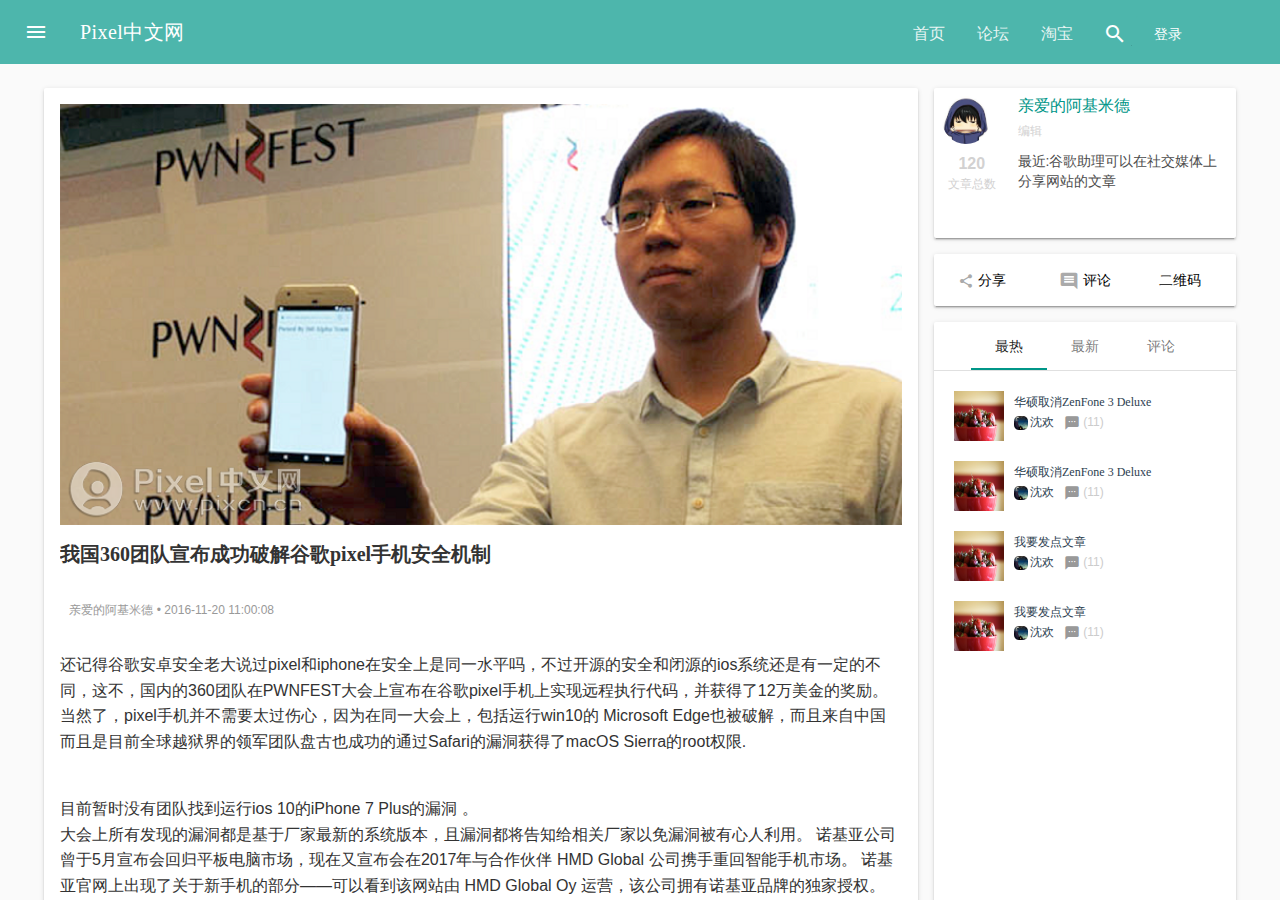
<file: html/content.html>
<!doctype html>
<html>
<head>
  <meta charset="utf-8">
  <meta http-equiv="X-UA-Compatible" content="IE=edge">
  <meta name="description" content="Nexus中文网-为信仰而充值">
  <meta name="viewport" content="width=device-width, initial-scale=1.0, minimum-scale=1.0">
  <title>Pixel中文网-我国360团队宣布成功破解谷歌pixel手机安全机制</title>
  <meta name="viewport" content="width=320.1,initial-scale=1,minimum-scale=1,maximum-scale=1,user-scalable=yes,minimal-ui" />
  <meta name="apple-mobile-web-app-title" content="Pixel中文网-为信仰而充值" />
  <meta name="full-screen" content="yes" />
  <meta name="x5-fullscreen" content="true" />
  <meta name="apple-mobile-web-app-capable" content="yes" />
  <meta name="apple-mobile-web-app-status-bar-style" content="black" />

  <!-- Page styles -->
  <link rel="stylesheet" href="../css/icon.css">
  <link rel="stylesheet" href="../css/material.min.css">
  <link rel="stylesheet" href="../css/index.css">
  <link rel="stylesheet" href="../css/styles.css">
  <link rel="stylesheet" href="../css/content.css">
</head>
<body>
  <div class="mdl-layout mdl-js-layout mdl-layout--fixed-header">
    <div class="nex-header mdl-layout__header mdl-layout__header--waterfall">
      <div class="nex-header-row mdl-layout__header-row">
        <span class="nex-title mdl-layout-title">Pixel中文网</span>
        <!-- Add spacer, to align navigation to the right in desktop -->
        <div class="nex-header-spacer mdl-layout-spacer"></div>
        <div class="nex-search-box mdl-textfield mdl-js-textfield mdl-textfield--expandable mdl-textfield--floating-label mdl-textfield--align-right mdl-textfield--full-width">
          <label class="mdl-button mdl-js-button mdl-button--icon nex-navigation-search" for="search-field">
            <i class="material-icons">search</i>
          </label>

          <div class="mdl-textfield__expandable-holder">
            <input class="mdl-textfield__input" type="text" id="search-field">
          </div>
        </div>
        <span class="nex-mobile-title mdl-layout-title">
          Nexus中文网
        </span>
        <!-- Navigation -->
        <div class="nex-navigation-container">
          <nav class="nex-navigation mdl-navigation">
            <a class="mdl-navigation__link"  href="index.html">首页</a>
            <a class="mdl-navigation__link" href="forum.html">论坛</a>
            <a class="mdl-navigation__link" href="##">淘宝</a>
          </nav>
        </div>
        <button class="nex-more-button mdl-button mdl-js-button mdl-js-ripple-effect  nex-navigation-icon " id="login">
          登录
        </button>
      </div>
    </div>

    <div class="nex-drawer mdl-layout__drawer ">
      <div class="mdl-layout-title">
        <a href="login.html"><img src="../images/writer.jpg" class="nex-user-portrait user-img" />  <span class="nex-user">亲爱的阿基米德</span></a>
        <p class="nex-zone-sub-userif"><span><i class="material-icons nex-zone-star">star</i>等级 11 </span><span><i class="material-icons">filter_vintage</i>积分 100</span></p>
      </div>
      <nav class="mdl-navigation">
        <a class="mdl-navigation__link" href="list.html"><i class="material-icons nex-content-icon">home</i> 首页</a>
        <a class="mdl-navigation__link" href="forum.html"><i class="material-icons nex-content-icon">forum</i> 论坛</a>
        <a class="mdl-navigation__link" href="forum.html"><i class="tb"> </i> 淘宝</a>
        <div class="nex-drawer-separator"></div>
        <div class="nex-drawer-icon">
          <button class="padding-sm mdl-button mdl-js-button mdl-js-ripple-effect">
            <i class="btn-noti material-icons">notifications</i>
            <span class="mdl-badge nex-mdl-badge" data-badge="4">消息</span>
          </button>
          <button class="padding-sm mdl-button mdl-js-button mdl-js-ripple-effect">
            <i class="btn-grade material-icons">grade</i>
            <span>收藏</span>
          </button>
          <button class="padding-sm mdl-button mdl-js-button mdl-js-ripple-effect">
            <i class="btn-settings material-icons">settings</i>
            <span>设置</span>
          </button>
        </div>
      </nav>
    </div>

    <div class="mdl-layout__content">
      <div class="nex-body mdl-grid">
        <div class="mdl-cell mdl-cell--9-col mdl-cell--12-col-tablet mdl-cell--12-col-phone mdl-grid nex-hp-0">
          <div class="mdl-cell mdl-cell--12-col mdl-cell--12-col-tablet mdl-cell--12-col-phone mdl-card mdl-shadow--2dp">
            <div class="mdl-card__media nex-content-media">
              <img src="../images/test1.png" alt="主题图" />
            </div>
            <div class="mdl-card__title">
              <h2 class="mdl-card__title-text  nex-content-title">我国360团队宣布成功破解谷歌pixel手机安全机制</h2>
            </div>
            <div class="mdl-card__title nex-content-time nex-content-mobile-1 nex-content-action">
              亲爱的阿基米德 | 爱谷歌 | 2016-11-20 11:00:08
            </div>
            <div class="nex-content-time mdl-grid nex-content-action">
              <div class="mdl-cell mdl-cell--12-col mdl-cell--3-col-tablet mdl-cell--12-col-phone">
                <span>
                  <a href="##" class="nex-default-color">亲爱的阿基米德</a> • <span>2016-11-20 11:00:08</span>
                </span>
              </div>
              <!-- <div class="mdl-cell mdl-cell--3-col mdl-cell--3-col-tablet mdl-cell--12-col-phone">
                  <i class="material-icons v-middle nex-icon-style">loyalty</i> <a class="nex-tag nex-default-color" href="##">业界</a><a class="nex-tag nex-default-color" href="##">爱谷歌</a>
              </div> -->
            </div>
            <div class="mdl-card__supporting-text nex-surpporting-text nex-content">
              <p>还记得谷歌安卓安全老大说过pixel和iphone在安全上是同一水平吗，不过开源的安全和闭源的ios系统还是有一定的不同，这不，国内的360团队在PWNFEST大会上宣布在谷歌pixel手机上实现远程执行代码，并获得了12万美金的奖励。当然了，pixel手机并不需要太过伤心，因为在同一大会上，包括运行win10的
              Microsoft Edge也被破解，而且来自中国而且是目前全球越狱界的领军团队盘古也成功的通过Safari的漏洞获得了macOS Sierra的root权限.</p>
              <br/>
              目前暂时没有团队找到运行ios 10的iPhone 7 Plus的漏洞 。
              <br/>
              <p>大会上所有发现的漏洞都是基于厂家最新的系统版本，且漏洞都将告知给相关厂家以免漏洞被有心人利用。
              诺基亚公司曾于5月宣布会回归平板电脑市场，现在又宣布会在2017年与合作伙伴 HMD Global 公司携手重回智能手机市场。

              诺基亚官网上出现了关于新手机的部分——可以看到该网站由 HMD Global Oy 运营，该公司拥有诺基亚品牌的独家授权。

              HMD Global 也是家芬兰公司，但设备是否由芬兰本地生产则不得而知。今年五月，HMD Global 表示诺基亚平板电脑将会在一家越南工厂生产，现在还不清楚新手机是否也会这样，但可能性很大。无论如何，HMD Global 已经获得了诺基亚品牌接下来十年间的独家使用权。

              诺基亚官网鼓励大家注册以获得更多有关新手机的消息，在2017年发布之前，我们只需拭目以待，看看诺基亚手机运行 Android 系统的梦想是否会成真
              </p>
              <p><i class="material-icons v-middle nex-icon-style">loyalty</i> <a class="nex-tag nex-default-color" href="##">业界</a><a class="nex-tag nex-default-color" href="##">爱谷歌</a></p>
              <div>
                <a href="" class="margin-right-25 nex-content-icon-con"><i class="material-icons v-middle nex-content-icon nex-content-icon1">textsms</i> 11</a>
                  <a href="" class="nex-content-icon-con"><i class="material-icons v-middle nex-content-icon shine-color">star</i> 12</a>
              </div>
              <div class="nex-drawer-separator"></div>
              <div class="nex-content-action">
                 <span>相关文章</span>
                <a href="">Dan The Man : 水果忍者同厂出品，让你重温玩超级玛丽的快感 #iOS #Android</a>
              </div>
            </div>
          </div>
          <div class="mdl-cell mdl-cell--12-col mdl-card mdl-grid nex-content-comment mdl-shadow--2dp">
            <div class="nex-comment-title mdl-cell mdl-cell--12-col">文章评论</div>
            <div class="mdl-textfield mdl-js-textfield mdl-cell mdl-cell--12-col">

                <textarea class="mdl-textfield__input" type="text" rows= "5" cols="60" id="comment" ></textarea>
                <label class="mdl-textfield__label" for="comment">说些什么吧....</label>
            </div>
            <div class=" mdl-cell mdl-cell--12-col">
              <button class="mdl-button mdl-js-button mdl-button--primary float-right">评论
              </button>
            </div>
            <div class="mdl-cell mdl-cell--12-col">
              <ul class="nex-card-comment mdl-list">
                <li class="mdl-list__item mdl-list__item--three-line">
                  <span class="mdl-list__item-primary-content">
                    <i class="material-icons mdl-list__item-avatar">person</i>
                    <span class="font-default">Ever</span>
                    <span class="nex-card-comment-time">1分钟前</span>
                    <span class="mdl-list__item-text-body">
                      你咋不上天呢
                    </span>
                  </span>
                </li>
                <li class="mdl-list__item mdl-list__item--three-line">
                  <span class="mdl-list__item-primary-content">
                    <i class="material-icons  mdl-list__item-avatar">person</i>
                    <span class="font-default">杨鹏义</span>
                    <span class="nex-card-comment-time">5分钟前</span>
                    <span class="mdl-list__item-text-body">
                      我正在上天
                    </span>
                  </span>
                </li>
                <li class="mdl-list__item mdl-list__item--three-line">
                  <span class="mdl-list__item-primary-content">
                    <i class="material-icons  mdl-list__item-avatar">person</i>
                    <span class="font-default">杜大平</span> 
                    <span class="nex-card-comment-time">9分钟前</span>
                    <span class="mdl-list__item-text-body">
                      是这样的呀阿大声道飒飒大大哥大还是够得按时给大哥是的哈感受到哈股东会ultrices nulla quis nibh. Quisque a lectus. Donec consectetuer ligula vulputate sem tristique cursus. Nam nulla quam, gravida non, commodo a, sodales sit amet, nisi.Praesent dapibus, neque id cursus faucibus, tortor neque egestas augue, eu vulputate magna eros eu erat. Aliquam erat volutpat. Nam dui mi, tincidunt quis, accumsan porttitor, facilisis luctus, metus.
                    </span>
                  </span>
                </li>
                <li class="mdl-list__item mdl-list__item--three-line">
                  <span class="mdl-list__item-primary-content">
                    <i class="material-icons  mdl-list__item-avatar">person</i>
                    <span class="font-default">郑心享</span>
                    <span class="nex-card-comment-time">10分钟前</span>
                    <span class="mdl-list__item-text-body">
                      我也在天上呀
                    </span>
                  </span>
                </li>
                <li class="mdl-list__item mdl-list__item--three-line">
                  <span class="mdl-list__item-primary-content">
                    <i class="material-icons  mdl-list__item-avatar">person</i>
                    <span class="font-default">杜大平小号</span> 
                    <span class="nex-card-comment-time">11分钟前</span>
                    <span class="mdl-list__item-text-body">
                      看到我的乱码没，没没没额懱没嗯没么么么么么么Phasellus ultrices nulla quis nibh. Quisque a lectus.
                    </span>
                  </span>
                </li>
              </ul>
            </div>
  <!--           <div class="mdl-card__title">
              <h2 class="mdl-card__title-text">
                <span class="nex-comment-title">文章评论</span>
                <span class="float-right nex-content-small-title">
                  <a href="##">最新</a>
                  <a href="##">最早</a>
                  <a href="##">最热</a>
                </span>
              </h2>
            </div> -->
          </div>
          <nav class="mdl-cell mdl-cell--12-col nex-mobile-2">
            <button class="mdl-button mdl-js-button mdl-button--raised mdl-js-ripple-effect nex-content-btnbar"><i class="material-icons">arrow_back</i> 上一篇</button>
            <button class="mdl-button mdl-js-button mdl-button--raised mdl-js-ripple-effect float-right nex-content-btnbar">下一篇 <i class="material-icons">arrow_forward</i></button>
            </nav>
        </div>
        <div class="mdl-cell mdl-cell--3-col mdl-cell--12-col-tablet mdl-cell--12-col-phone nex-hp-1 mdl-grid">
          <div class="mdl-cell mdl-cell--12-col mdl-cell--12-col-tablet mdl-cell--12-col-phone mdl-card nex-content-writer mdl-grid mdl-shadow--2dp nex-hp-2">
            <div class="mdl-cell mdl-cell--3-col">
              <a href=""><img src="../images/writer.jpg" class="nex-content-writer-img nex-user-portrait" /></a>
              <strong>120</strong>
              <span class="nex-font">文章总数</span>
            </div>
            <div class="mdl-cell mdl-cell--9-col">
              <a href="" class="nex-content-writer-name">亲爱的阿基米德</a>
              <span class="nex-content-writer-identity">编辑</span>
              <a href="" class="nex-content-writer-body">最近:谷歌助理可以在社交媒体上分享网站的文章</a>
            </div>
          </div>
          <div class="mdl-cell mdl-cell--12-col mdl-cell--12-col-tablet mdl-cell--12-col-phone mdl-card mdl-shadow--2dp mdl-grid nex-content-infobar nex-hp-2">
            <div class="mdl-cell mdl-cell--4-col">
              <button class="mdl-button mdl-js-button mdl-js-ripple-effect"><i class="material-icons v-middle nex-content-icon">share</i> 分享</button>
            </div>
            <div class="mdl-cell mdl-cell--4-col">
              <button class="mdl-button mdl-js-button mdl-js-ripple-effect float-left"><i class="material-icons nex-content-icon">comment</i> 评论</button>
            </div>
            <div class="mdl-cell mdl-cell--4-col" style="z-index:3">
              <button class="mdl-button mdl-js-button mdl-js-ripple-effect" id="two_code">二维码</button>
              <div class="mdl-tooltip" for="two_code"><img src="../images/2code.png" alt="二维码" class="two-code" /></div>
            </div>
          </div>
          <div class="mdl-cell mdl-cell--12-col mdl-cell--12-col-tablet mdl-cell--12-col-phone nex-content-tabs mdl-card mdl-shadow--2dp nex-hp-2">
              <div class="mdl-tabs mdl-js-tabs">
                <div class="mdl-tabs__tab-bar">
                   <a href="#tab1-panel" class="mdl-tabs__tab is-active">最热</a>
                   <a href="#tab2-panel" class="mdl-tabs__tab">最新</a>
                   <a href="#tab3-panel" class="mdl-tabs__tab">评论</a>
                </div>
                <div class="mdl-tabs__panel is-active" id="tab1-panel">
                  <div class="nex-small-list">
                    <div class="nex-small-list-img nex-ovf">
                      <a href=""><img src="../images/post-img.jpg" class=""></a>
                    </div>
                    <div class="nex-small-list-title">
                      <span class="nex-list-header font-default nex-small-list-item"><a href="##">华硕取消ZenFone 3 Deluxe</a></span>
                      <span class="display-block nex-list-lastline"><a href=""><img src="../images/user_por.png" class="small-page-maker" /><span class="nex-list-writer">沈欢</span></a><i class="material-icons margin-left">textsms</i> (11) </span>
                    </div>                   
                  </div>
                  <div class="nex-small-list">
                    <div class="nex-small-list-img nex-ovf">
                      <a href=""><img src="../images/post-img.jpg"></a>
                    </div>
                    <div class="nex-small-list-title">
                      <span class="nex-list-header font-default nex-small-list-item"><a href="##">华硕取消ZenFone 3 Deluxe</a></span>
                      <span class="display-block nex-list-lastline"><a href=""><img src="../images/user_por.png" class="small-page-maker" /><span class="nex-list-writer">沈欢</span></a><i class="material-icons margin-left">textsms</i> (11) </span>
                    </div>                   
                  </div>
                  <div class="nex-small-list">
                    <div class="nex-small-list-img nex-ovf">
                      <a href=""><img src="../images/post-img.jpg"></a>
                    </div>
                    <div class="nex-small-list-title">
                      <span class="nex-list-header font-default nex-small-list-item"><a href="##">我要发点文章</a></span>
                      <span class="display-block nex-list-lastline"><a href=""><img src="../images/user_por.png" class="small-page-maker" /><span class="nex-list-writer">沈欢</span></a><i class="material-icons margin-left">textsms</i> (11) </span>
                    </div>                   
                  </div>
                  <div class="nex-small-list">
                    <div class="nex-small-list-img nex-ovf">
                      <a href=""><img src="../images/post-img.jpg"></a>
                    </div>
                    <div class="nex-small-list-title">
                      <span class="nex-list-header font-default nex-small-list-item"><a href="##">我要发点文章</a></span>
                      <span class="display-block nex-list-lastline"><a href=""><img src="../images/user_por.png" class="small-page-maker" /><span class="nex-list-writer">沈欢</span></a><i class="material-icons margin-left">textsms</i> (11) </span>
                    </div>                   
                  </div>
                </div>
                <div class="mdl-tabs__panel" id="tab2-panel">
                  <div class="nex-small-list">
                    <div class="nex-small-list-img nex-ovf">
                      <a href=""><img src="../images/post-img.jpg"></a>
                    </div>
                    <div class="nex-small-list-title">
                      <span class="nex-list-header font-default nex-small-list-item"><a href="##">我要发点文章</a></span>
                      <span class="display-block nex-list-lastline"><a href=""><img src="../images/user_por.png" class="small-page-maker" /><span class="nex-list-writer">沈欢</span></a><i class="material-icons margin-left">textsms</i> (11) </span>
                    </div>                   
                  </div>
                  <div class="nex-small-list">
                    <div class="nex-small-list-img nex-ovf">
                      <a href=""><img src="../images/post-img.jpg" class="nex-list-img"></a>
                    </div>
                    <div class="nex-small-list-title">
                      <span class="nex-list-header font-default nex-small-list-item"><a href="##">我要发点文章</a></span>
                      <span class="display-block nex-list-lastline"><a href=""><img src="../images/user_por.png" class="small-page-maker" /><span class="nex-list-writer">沈欢</span></a><i class="material-icons margin-left">textsms</i> (11) </span>
                    </div>                   
                  </div>
                  <div class="nex-small-list">
                    <div class="nex-small-list-img nex-ovf">
                      <a href=""><img src="../images/post-img.jpg" class="nex-list-img"></a>
                    </div>
                    <div class="nex-small-list-title">
                      <span class="nex-list-header font-default nex-small-list-item"><a href="##">我要发点文章</a></span>
                      <span class="display-block nex-list-lastline"><a href=""><img src="../images/user_por.png" class="small-page-maker" /><span class="nex-list-writer">沈欢</span></a><i class="material-icons margin-left">textsms</i> (11) </span>
                    </div>                   
                  </div>
                </div>
                <div class="mdl-tabs__panel" id="tab3-panel">
                  
                </div>
              </div>
            </div>
        </div>
        <!-- <div class="mdl-cell mdl-cell--9-col mdl-cell--hidden-phone">
          <button class="mdl-button mdl-js-button mdl-button--raised mdl-js-ripple-effect mdl-color--accent mdl-color-text--accent-contrast">上一篇</button>
          <button class="mdl-button mdl-js-button mdl-button--raised mdl-js-ripple-effect mdl-color--accent mdl-color-text--accent-contrast float-right">下一篇</button>
        </div> -->
<!--         <div class="mdl-cell mdl-cell--9-col mdl-cell--hidden-phone mdl-grid">
          <div class="mdl-cell mdl-cell--6-col mdl-cell--6-col-phone photo-surface" style="background-image: url(../images/wear.png);">
            <a href="">
              <h6 class="font-default">星巴克卖起了高科技保温杯，一个就要 1000 元</h6>
              <p><i class="material-icons v-middle">chevron_left</i> 上一篇</p>
            </a>
          </div>
          <div class="mdl-cell mdl-cell--6-col mdl-cell--6-col-phone photo-surface" style="background-image: url(../images/more-from-3.png);">
            <a href="">
              <h6 class="font-default">星巴克卖起了高科技保温杯，一个就要 1000 元</h6>
              <p class="text-right">下一篇 <i class="material-icons v-middle">chevron_right</i></p>
            </a>
          </div>
        </div> -->
      </div>
      <div class="nex-footer-bar">
        <span><a href="" class="nex-footer-bar-color"><i class="material-icons v-middle">share</i> 分享</a></span>
        <span><a href="" class="nex-footer-bar-color"><i class="material-icons v-middle">comment</i> 评论</a></span>
        <span><a href="" class="nex-footer-bar-color"><i class="material-icons v-middle">thumb_up</i> 点赞</a></span>
      </div>
      <footer class="nex-footer mdl-mega-footer">
        <div class="mdl-mega-footer--top-section">
          <div class="mdl-mega-footer--left-section">
            <button class="mdl-mega-footer--social-btn"></button>
            &nbsp;
            <button class="mdl-mega-footer--social-btn"></button>
            &nbsp;
            <button class="mdl-mega-footer--social-btn"></button>
          </div>
<!--           <div class="mdl-mega-footer--right-section">
            <a class="mdl-typography--font-light" href="#top">
              回到顶部
              <i class="material-icons">expand_less</i>
            </a>
          </div> -->
        </div>
        <div class="mdl-mega-footer__middle-section">

          <div class="mdl-mega-footer__drop-down-section">
            <input class="mdl-mega-footer__heading-checkbox" type="checkbox" checked>
            <h1 class="mdl-mega-footer__heading">关于我们</h1>
            <ul class="mdl-mega-footer__link-list">
              <li><a href="#">加入我们</a></li>
              <li><a href="#">关于我们</a></li>
              <li><a href="#">Pixel</a></li>
              <li><a href="#">代购</a></li>
            </ul>
          </div>

          <div class="mdl-mega-footer__drop-down-section">
            <input class="mdl-mega-footer__heading-checkbox" type="checkbox" checked>
            <h1 class="mdl-mega-footer__heading">Nexus系列</h1>
            <ul class="mdl-mega-footer__link-list">
              <li><a href="#">Nexus 6P</a></li>
              <li><a href="#">Nexus 5x</a></li>
              <li><a href="#">Nexus 7</a></li>
              <li><a href="#">Nexus 9</a></li>
            </ul>
          </div>

          <div class="mdl-mega-footer__drop-down-section">
            <input class="mdl-mega-footer__heading-checkbox" type="checkbox" checked>
            <h1 class="mdl-mega-footer__heading">讨论区</h1>
            <ul class="mdl-mega-footer__link-list">
              <li><a href="#">爱谷歌</a></li>
              <li><a href="#">业界</a></li>
              <li><a href="#">配件周边</a></li>
              <li><a href="#">讨论区</a></li>
            </ul>
          </div>

          <div class="mdl-mega-footer__drop-down-section">
            <input class="mdl-mega-footer__heading-checkbox" type="checkbox" checked>
            <h1 class="mdl-mega-footer__heading">基础入门</h1>
            <ul class="mdl-mega-footer__link-list">
              <li><a href="#">基础入门</a></li>
              <li><a href="#">进阶玩法</a></li>
              <li><a href="#">玩机教程</a></li>
              <li><a href="#">moto x</a></li>
            </ul>
          </div>

          <div class="mdl-mega-footer__drop-down-section">
            <input class="mdl-mega-footer__heading-checkbox" type="checkbox" checked>
            <h1 class="mdl-mega-footer__heading">安卓地带</h1>
            <ul class="mdl-mega-footer__link-list">
              <li><a href="#">安卓地带</a></li>
              <li><a href="#">苹果</a></li>
              <li><a href="#">那些rom</a></li>
              <li><a href="#">机情无限</a></li>
            </ul>
          </div>
        </div>
        <div class="mdl-mega-footer--bottom-section">
          <div class="nex-drawer-separator"></div>
          <a class="nex-link mdl-typography--font-light" href="##">Archiver</a>
          <a class="nex-link mdl-typography--font-light" href="##">手机版</a>
          <a class="nex-link mdl-typography--font-light" href="##">小黑屋</a>
          <a class="nex-link mdl-typography--font-light" href="##">Pixel中文网 ( 鄂ICP备16014165号-3 )</a>
        </div>
      </footer>
    </div>
  </div>
  <script src="../js/material.min.js"></script>
  <script type="text/javascript" src="../js/jquery-1.11.3.min.js"></script>
  <script type="text/javascript" src="../js/index.js"></script>
        <script type="text/javascript">
        $(document).ready(function(){
          var MobileUA = (function() {  
            var ua = navigator.userAgent.toLowerCase();
            var mua = {  
                IOS: /ipod|iphone|ipad/.test(ua), //iOS  
                IPHONE: /iphone/.test(ua), //iPhone  
                IPAD: /ipad/.test(ua), //iPad  
                ANDROID: /android/.test(ua), //Android Device  
                WINDOWS: /windows/.test(ua), //Windows Device  
                TOUCH_DEVICE: ('ontouchstart' in window) || /touch/.test(ua), //Touch Device  
                MOBILE: /mobile/.test(ua), //Mobile Device (iPad)  
                ANDROID_TABLET: false, //Android Tablet  
                WINDOWS_TABLET: false, //Windows Tablet  
                TABLET: false, //Tablet (iPad, Android, Windows)  
                SMART_PHONE: false //Smart Phone (iPhone, Android)  
            };
            mua.ANDROID_TABLET = mua.ANDROID && !mua.MOBILE;  
            mua.WINDOWS_TABLET = mua.WINDOWS && /tablet/.test(ua);  
            mua.TABLET = mua.IPAD || mua.ANDROID_TABLET || mua.WINDOWS_TABLET;  
            mua.SMART_PHONE = mua.MOBILE && !mua.TABLET;
            return mua;  
        }());
        //SmartPhone   
        if (MobileUA.SMART_PHONE) {  
            // 移动端链接地址  
            $(".mdl-layout__header-row").addClass("mdl-layout--small-screen-only");
            $(".mdl-js-layout").removeClass("mdl-layout--fixed-header");
            // $(".nex-content-1").scroll(function() {
            //     var scrollHeight = $(this).scrollTop();
            //     if (scrollHeight > 100) {
            //       $(".mdl-layout__header-row").removeClass("mdl-layout--small-screen-only");
            //       $(".mdl-js-layout").addClass("mdl-layout--fixed-header");
            //       $(".mdl-layout__drawer-button").addClass("nex-zone-drawer-button");
            //     }
            //     else {
            //       $(".mdl-layout__header-row").addClass("mdl-layout--small-screen-only");
            //       $(".mdl-js-layout").removeClass("mdl-layout--fixed-header");
            //       $(".mdl-layout__drawer-button").removeClass("nex-zone-drawer-button");
            //     }
            // });
          }
        })

      </script>
</body>
</html>
</file>
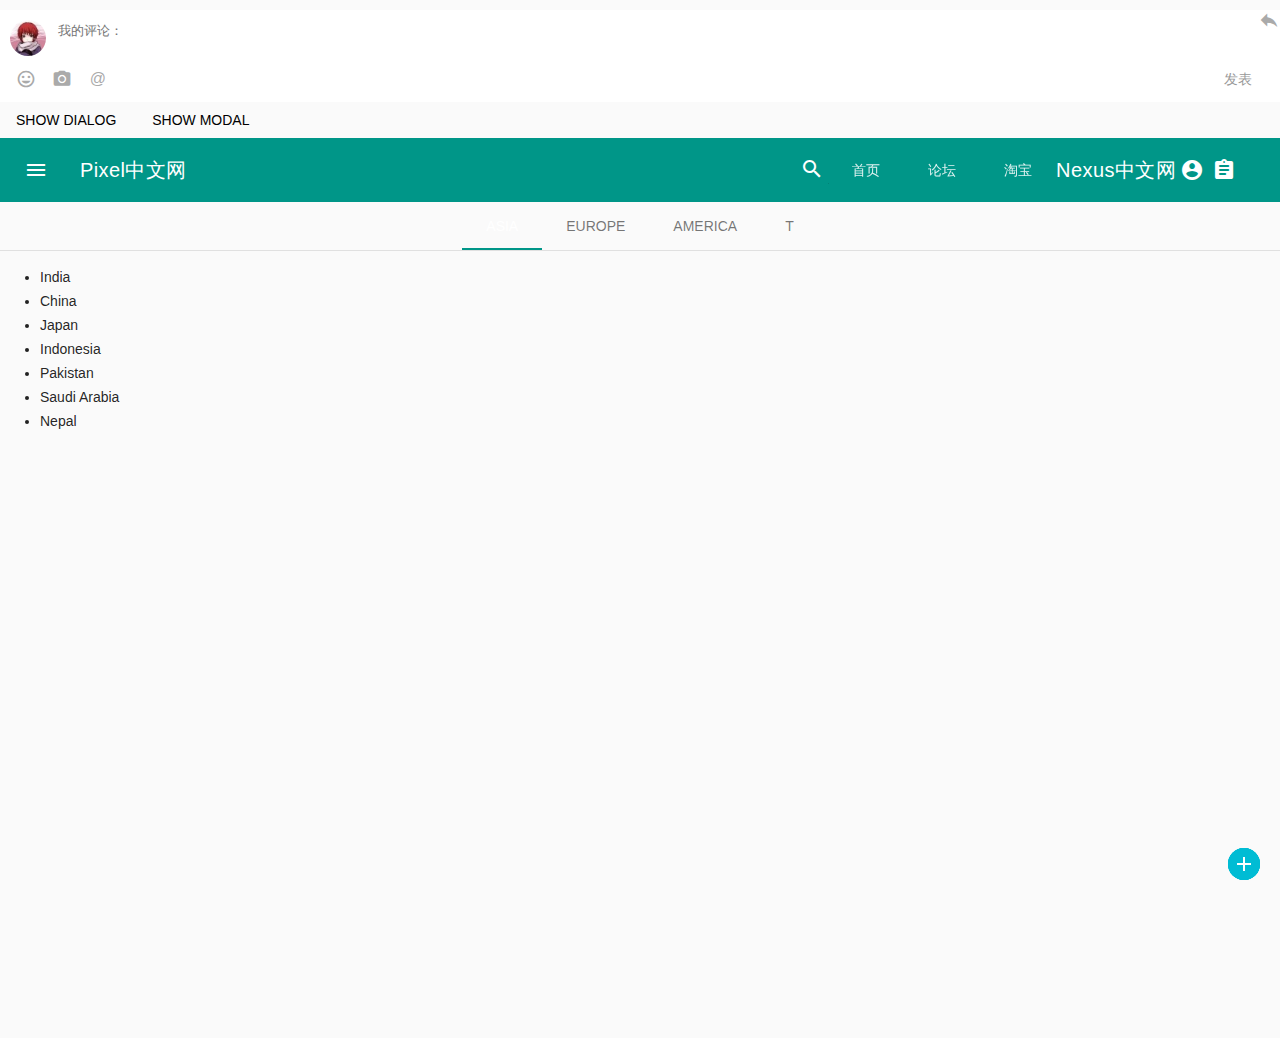
<file: html/demo.html>
<!DOCTYPE html>
<html lang="en">
<head>
  <meta charset="UTF-8">
  <meta name="viewport" content="width=device-width, initial-scale=1.0" charset="utf-8">
  
  <title>Pixel中文网-论坛</title>
  <meta name="viewport" content="width=320.1,initial-scale=1,minimum-scale=1,maximum-scale=1,user-scalable=no,minimal-ui" />
  <meta name="apple-mobile-web-app-title" content="Pixel中文网-为信仰而充值" />
  <meta name="apple-mobile-web-app-capable" content="yes" />
  <meta name="apple-mobile-web-app-status-bar-style" content="black-translucent" />
  <meta content="telephone=no" name="format-detection" />
  <meta name="full-screen" content="yes" />
  <meta name="x5-fullscreen" content="true" />
  
  <link rel="stylesheet" href="../css/icon.css">
  <link rel="stylesheet" href="../css/material.min.css">
  <link rel="stylesheet" href="../css/styles.css">
  <link rel="stylesheet" href="../css/forum.css">
  <link rel="stylesheet" href="../css/forum-test.css">
  <link rel="stylesheet" href="../css/artical.css">
  <link rel="stylesheet" href="../css/atc-cmt.css">
  <style>
    .artical-subnav {
    }
    .artical-subnav a {
      display: inline-block;
      padding: 5px;
      font-family: "Microsoft Yahei";
      font-size: 15px;
      background: #fff;
    }
    .atc-cmt-box-footer {
    }
  </style>
</head>
<body>

                <a href="#"><i class="atc-cmt-icon-rpl material-icons">reply</i></a>
              <div class="atc-cmt-box-footer">
                <div class="cmt-textarea-box">
                  <a style="align-self:center;width:36px;height:36px;"  class="atc-cmt-por" href="#"><img src="../images/user2.jpeg" alt=""></a>
                  <textarea style="height:100%; margin-left:10px;border:none;resize:none;" name="contents" class="rpl-textarea" placeholder="我的评论：" ></textarea>
                </div>
                <div class="cmt-opt">
                  <div class="cmt-opt-icons">
                    <button class="mdl-button mdl-js-button mdl-button--icon mdl-js-ripple-effect ">
                      <i class="material-icons">mood</i>
                    </button>
                    <button class="mdl-button mdl-js-button mdl-button--icon mdl-js-ripple-effect ">
                      <i class="material-icons">photo_camera</i>
                    </button>
                    <button style="font-size:16px;" class="mdl-button mdl-js-button mdl-button--icon mdl-js-ripple-effect ">
                      @
                    </button>
                  </div>
                  <button style="color:#999;" class="mdl-button mdl-button--primary">发表</button>
                </div>
              </div>


  <button id="show-dialog" type="button" class="mdl-button">Show Dialog</button>
  <dialog class="mdl-dialog">
    <h4 style="background:url(../images/mdl_bg.jpg) center" class="mdl-dialog__title">Allow data collection?</h4>
    <div class="mdl-dialog__content">
      <p>
        Allowing us to collect data will let us get you the information you want faster.
      </p>
    </div>
    <div class="mdl-dialog__actions">
      <button type="button" class="mdl-button">Agree</button>
      <button type="button" class="mdl-button close">Disagree</button>
    </div>
  </dialog>
  <script>
    var dialog = document.querySelector('dialog');
    var showDialogButton = document.querySelector('#show-dialog');
    if (! dialog.showModal) {
      dialogPolyfill.registerDialog(dialog);
    }
    showDialogButton.addEventListener('click', function() {
      dialog.showModal();
    });
    dialog.querySelector('.close').addEventListener('click', function() {
      dialog.close();
    });
  </script>
 <button type="button" class="mdl-button show-modal">Show Modal</button>
  <dialog class="mdl-dialog">
    <div class="mdl-dialog__content">
      <p >
        Allow this site to collect usage data to improve your experience?
      </p>
    </div>
    <div class="mdl-dialog__actions mdl-dialog__actions--full-width">
      <button type="button" class="mdl-button">Agree</button>
      <button type="button" class="mdl-button close">Disagree</button>
    </div>
  </dialog>
  <script>
    var dialog = document.querySelector('dialog');
    var showModalButton = document.querySelector('.show-modal');
    if (! dialog.showModal) {
      dialogPolyfill.registerDialog(dialog);
    }
    showModalButton.addEventListener('click', function() {
      dialog.showModal();
    });
    dialog.querySelector('.close').addEventListener('click', function() {
      dialog.close();
    });
  </script>

<div class="bg mdl-layout__container">
<div class="fixed-btn-box">
  <button id="fixed-btn-toTop" class="fixed-btn mdl-button mdl-js-button mdl-button--icon mdl-js-ripple-effect ">
    <i class="material-icons">arrow_upward</i>
  </button>
  <!-- <div class="tip-top mdl-tooltip mdl-tooltip--left" data-mdl-for="fixed-btn-toTop">返回顶部</div> -->

  <button id="fixed-btn-msg" class="fixed-btn mdl-button mdl-js-button mdl-button--icon mdl-js-ripple-effect ">
    <i class="material-icons">notifications</i>
  </button>
  <!-- <div class="mdl-tooltip mdl-tooltip--left" data-mdl-for="fixed-btn-msg">最新消息</div> -->

  <button id="fixed-btn-create" class="fixed-btn mdl-button mdl-js-button mdl-button--icon mdl-js-ripple-effect ">
    <i class="material-icons">create</i>
  </button>
  <!-- <div class="mdl-tooltip mdl-tooltip--left" data-mdl-for="fixed-btn-create">发表主题</div> -->

  <button id="fixed-btn-add" class="fixed-btn mdl-button mdl-js-button mdl-button--icon mdl-js-ripple-effect ">
    <i class="material-icons">add</i>
  </button>  
</div>
<div class="rpl-dlg-box">
  <div class="rpl-dlg">
    <div style="background:url(../images/mdl_bg.jpg) center" class="rpl-dlg-header">
      <div class="rpl-dlg-users">
        <img width="50px;" src="../images/user_por.png" alt="">
        <p>
         沙发~沙发~沙发~沙发~ a long long sofa!!!
        </p>
      </div>
    </div>
    <div class="rpl-dlg-body">      
      <div class="atc-cmt-box-footer">
        <div class="cmt-textarea-box">
          <textarea style="height:160px; margin-left:10px;border:none;resize:none;" name="contents" class="rpl-textarea" placeholder="我的评论："  ></textarea>
        </div>
        <div class="cmt-opt">
          <div class="cmt-opt-icons">
            <button class="mdl-button mdl-js-button mdl-button--icon mdl-js-ripple-effect ">
              <i class="material-icons">mood</i>
            </button>
            <button class="mdl-button mdl-js-button mdl-button--icon mdl-js-ripple-effect ">
              <i class="material-icons">photo_camera</i>
            </button>
            <button style="font-size:16px;" class="mdl-button mdl-js-button mdl-button--icon mdl-js-ripple-effect ">
              @
            </button>
          </div>
          <button style="color:#999;" class="mdl-button mdl-button--primary">发表</button>
        </div>
      </div>
    </div>
  </div>
</div>
  <div class="mdl-layout mdl-js-layout mdl-layout--fixed-header">
    <div class="nex-header mdl-layout__header mdl-layout__header--waterfall">
      <div class="mdl-layout__header-row">
        <span class="nex-title mdl-layout-title">Pixel中文网</span>
        <!-- Add spacer, to align navigation to the right in desktop -->
        <div class="nex-header-spacer mdl-layout-spacer"></div>
        <div class="nex-search-box mdl-textfield mdl-js-textfield mdl-textfield--expandable mdl-textfield--floating-label mdl-textfield--align-right mdl-textfield--full-width">
          <label class="mdl-button mdl-js-button mdl-button--icon nex-navigation-search" for="search-field">
            <i class="material-icons">search</i>
          </label>

          <div class="mdl-textfield__expandable-holder">
            <input class="mdl-textfield__input" type="text" id="search-field">
          </div>
        </div>
        <!-- Navigation -->
        <div class="nex-navigation-container">
          <nav class="nex-navigation mdl-navigation">
            <a class="mdl-navigation__link"  href="index.html">首页</a>
            <a class="mdl-navigation__link" href="forum.html">论坛</a>
            <a class="mdl-navigation__link" href="##">淘宝</a>
          </nav>
        </div>
        <span class="nex-mobile-title mdl-layout-title">
          Nexus中文网
        </span>
        <button class="nex-more-button mdl-button mdl-js-button mdl-button--icon mdl-js-ripple-effect  nex-navigation-icon " id="login">
          <i class="material-icons">account_circle</i>
        </button>
        <div class="mdl-tooltip" data-mdl-for="login">
          登录
        </div>
        <button class="nex-more-button mdl-button mdl-js-button mdl-button--icon mdl-js-ripple-effect nex-navigation-icon" id="register">
          <i class="material-icons">assignment</i>
        </button>
        <div class="mdl-tooltip" data-mdl-for="register">
          注册
        </div>
      </div>
    </div>
    <div class="nex-drawer mdl-layout__drawer">
      <div class="mdl-layout-title">
        <a href="##"><img src="../images/user_por.png" class="user-img" />  <span class="nex-user">真是这样</span></a>
        <div class="nex-drawer-icon">
          <a href="##" id="email"><span class="mdl-badge nex-mdl-badge" data-badge="4"><i class="btn-noti material-icons">email</i></span></a>
          <div class="mdl-tooltip" for="email">
            消息
          </div>
          <a href="##" id="fa"><span class="mdl-badge nex-mdl-badge" data-badge="4"><i class="btn-noti material-icons">face</i></span><!-- <span class="mdl-badge" data-badge="4">新听众</span> --></a>
          <div class="mdl-tooltip" for="fa">
            新朋友
          </div>
          <a href="##" id="st"><span class="mdl-badge nex-mdl-badge" data-badge="4"><i class="btn-noti material-icons">settings</i></span></a>
          <div class="mdl-tooltip" for="st">
            系统消息
          </div>
        </div>
      </div>
      <nav class="mdl-navigation">
        <a class="mdl-navigation__link" href="list.html"><i class="material-icons">home</i> 首页</a>
        <a class="mdl-navigation__link" href="forum.html"><i class="material-icons">forum</i> 论坛</a>
        <a class="mdl-navigation__link" href="forum.html"><i class="tb"> </i> 淘宝</a>
        <a class="mdl-navigation__link" href="zone1.html">个人中心[用于[测试]</a>
        <div class="nex-drawer-separator"></div>
      </nav>
    </div>

    <div class="mdl-layout__content">
<!-- MDL Tab Container -->
<div class="mdl-tabs mdl-js-tabs mdl-js-ripple-effect">
  <!-- Tab Bars -->
  <div class="mdl-tabs__tab-bar">
      <a href="#asia-panel" class="mdl-tabs__tab is-active">Asia</a>
      <a href="#europe-panel" class="mdl-tabs__tab">Europe</a>
      <a href="#america-panel" class="mdl-tabs__tab">America</a>
      <a href="#t-panel" class="mdl-tabs__tab">t</a>
  </div>

  <!-- MDL tab panels, is-active to denote currently active -->
  <div class="mdl-tabs__panel is-active" id="asia-panel">
    <ul>
      <li>India</li>
      <li>China</li>
      <li>Japan</li>
      <li>Indonesia</li>
      <li>Pakistan</li>
      <li>Saudi Arabia</li>
      <li>Nepal</li>
    </ul>
  </div>
  
  <!-- MDL Tab panel 2 -->
  <div class="mdl-tabs__panel" id="europe-panel">
    <ul>
      <li>England</li>
      <li>France</li>
      <li>Germany</li>
      <li>Spain</li>
    </ul>
  </div>
  
  <!-- MDL Tab panel 3 -->
  <div class="mdl-tabs__panel" id="america-panel">
    <ul>
      <li>United States of America</li>
      <li>Canada</li>
    </ul>
  </div>
  <!-- MDL Tab panel 3 -->
  <div class="mdl-tabs__panel" id="t-panel">
    <ul>
      <li>United States of America</li>
      <li>Canada</li>
    </ul>
  </div>
  
</div>
    </div>
  </div>  
</div>
<script src="../js/material.min.js"></script>
<script type="text/javascript" src="../js/jquery-1.11.3.min.js"></script>
<script type="text/javascript" src="../js/index.js"></script>
<!-- <script type="text/javascript" src="../js/forum-pixel.js"></script> -->
<script>

  $(".rpl-dlg-box").css("width",$(window).width());
  $(".rpl-dlg-box").css("height",$(window).height());
  $(window).resize(function(){
    $(".rpl-dlg-box").css("width",$(window).width());
    $(".rpl-dlg-box").css("height",$(window).height());
  });
  $(".rpl-dlg-btn-cl").click(function(){
    $(".rpl-dlg-box").css("display","none");
  });
  $(".atc-cmt-icon-rpl").click(function(){
    $(".rpl-dlg-box").css("display","block");
  });
</script>
  
</body>
</html>
</file>
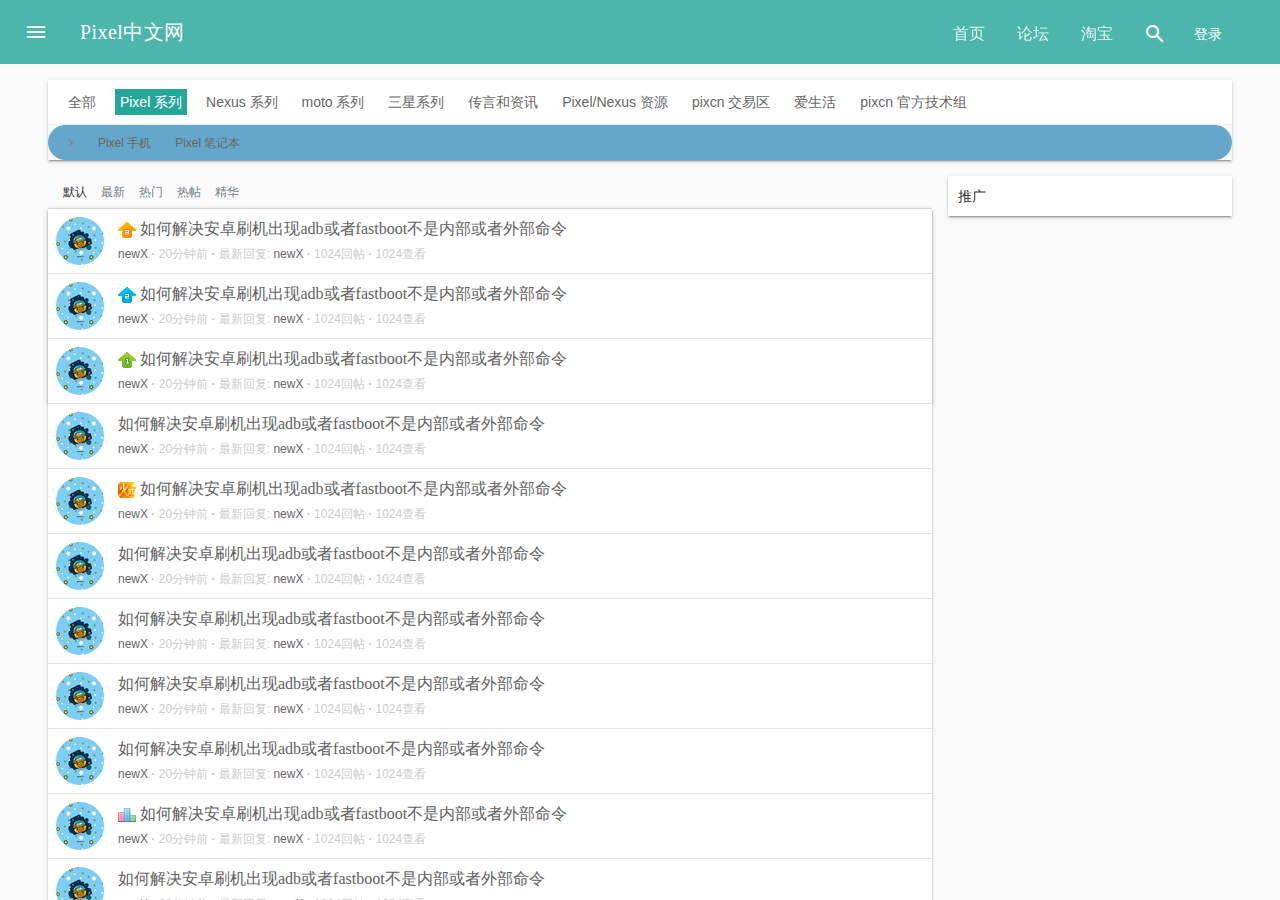
<file: html/forum-pixel.html>
<!DOCTYPE html>
<html lang="en">
<head>
  <meta charset="UTF-8">
  <meta name="viewport" content="width=device-width, initial-scale=1.0" charset="utf-8">
  <title>Pixel 中文网-论坛-Pixel手机</title>
  <meta name="viewport" content="width=320.1,initial-scale=1,minimum-scale=1,maximum-scale=1,user-scalable=no,minimal-ui" />
  <meta name="apple-mobile-web-app-title" content="Pixel中文网-为信仰而充值" />
  <meta name="apple-mobile-web-app-capable" content="yes" />
  <meta name="apple-mobile-web-app-status-bar-style" content="black-translucent" />
  <meta content="telephone=no" name="format-detection" />
  <meta name="full-screen" content="yes" />
  <meta name="x5-fullscreen" content="true" />
  <link rel="stylesheet" href="../css/icon.css">
  <link rel="stylesheet" href="../css/material.min.css">
  <link rel="stylesheet" href="../css/styles.css">
  <link rel="stylesheet" href="../css/forum.css">
  <link rel="stylesheet" href="../css/index.css">
</head>
<body>
<div class="bg mdl-layout__container">
  <div class="mdl-layout mdl-js-layout mdl-layout--fixed-header">
<div class="nex-header mdl-layout__header mdl-layout__header--waterfall">
        <div class="mdl-layout__header-row">
          <span class="nex-title mdl-layout-title">Pixel中文网</span>
          <!-- Add spacer, to align navigation to the right in desktop -->
          <div class="nex-header-spacer mdl-layout-spacer"></div>
            <div class="nex-search-box mdl-textfield mdl-js-textfield mdl-textfield--expandable mdl-textfield--floating-label mdl-textfield--align-right mdl-textfield--full-width">
              <label class="mdl-button mdl-js-button mdl-button--icon nex-navigation-search" for="search-field">
                <i class="material-icons">search</i>
              </label>

              <div class="mdl-textfield__expandable-holder">
                <input class="mdl-textfield__input" type="text" id="search-field">
              </div>
            </div>
            <!-- Navigation -->
            <div class="nex-navigation-container">
              <nav class="nex-navigation mdl-navigation">
                <a class="mdl-navigation__link"  href="index.html">首页</a>
                <a class="mdl-navigation__link" href="forum.html">论坛</a>
                <a class="mdl-navigation__link" href="##">淘宝</a>
              </nav>
            </div>
            <button class="nex-more-button mdl-button mdl-js-button mdl-js-ripple-effect  nex-navigation-icon " id="login">
              登录
            </button>
        </div>
      </div>
      <div class="nex-drawer mdl-layout__drawer">
        <div class="mdl-layout-title">
          <a href="##"><img src="../images/user_por.png" class="user-img" />  <span class="nex-user">真是这样</span></a>
          <div class="nex-drawer-icon">
            <a href="##" id="email"><span class="mdl-badge nex-mdl-badge" data-badge="4"><i class="btn-noti material-icons">email</i></span></a>
            <div class="mdl-tooltip" for="email">
              消息
            </div>
            <a href="##" id="fa"><span class="mdl-badge nex-mdl-badge" data-badge="4"><i class="btn-noti material-icons">face</i></span><!-- <span class="mdl-badge" data-badge="4">新听众</span> --></a>
            <div class="mdl-tooltip" for="fa">
              新朋友
            </div>
            <a href="##" id="st"><span class="mdl-badge nex-mdl-badge" data-badge="4"><i class="btn-noti material-icons">settings</i></span></a>
            <div class="mdl-tooltip" for="st">
              系统消息
            </div>
          </div>
        </div>
        <nav class="mdl-navigation">
          <a class="mdl-navigation__link" href="list.html"><i class="material-icons">home</i> 首页</a>
          <a class="mdl-navigation__link" href="forum.html"><i class="material-icons">forum</i> 论坛</a>
          <a class="mdl-navigation__link" href="forum.html"><i class="tb"> </i> 淘宝</a>
          <a class="mdl-navigation__link" href="zone1.html">个人中心[用于[测试]</a>
          <div class="nex-drawer-separator"></div>
        </nav>
      </div>
    <div class="mdl-layout__content">
      <div class="main mdl-grid">
        <div class=" mdl-cell mdl-cell--12-col">
          <div class="subnav-forum mdl-shadow--2dp">
            <ul class="main-category">
              <li><a href="forum.html">全部</a></li>
              <li><a href="#" class="main-category-active " >Pixel 系列</a></li>
              <li><a href="#">Nexus 系列</a></li>
              <li><a href="#">moto 系列</a></li>
              <li><a href="#">三星系列</a></li>
              <li><a href="#">传言和资讯</a></li>
              <li><a href="#">Pixel/Nexus 资源</a></li>
              <li><a href="#">pixcn 交易区</a></li>
              <li><a href="#">爱生活</a></li>
              <li><a href="#">pixcn 官方技术组</a></li>
            </ul>

            <ul class="sub-category">
              <li><i style="line-height:100%;" class="arr-r material-icons">keyboard_arrow_right</i> </li>
 <li><a class="" href="forumtest.html">Pixel 手机</a></li>
              <li><a href="#">Pixel 笔记本</a></li>
            </ul>
          </div>
        </div>
        <div class="mdl-cell mdl-cell--9-col">

          <!-- <div class="arr-right">当前位置：</div> -->


          <div class="subnav-sort">
            <a href="#" class="subnav-sort-active">默认</a>
            <a href="#">最新</a>
            <a href="#">热门</a>
            <a href="#">热帖</a>
            <a href="#">精华</a>
            <div class="subnav-search">
            </div>
          </div>
          <div class="list mdl-shadow--2dp">
          <div class="list-pin mdl-shadow--2dp"> 
            <div class="list-item">
              <table>
                <tr>
                  <td class="user-portrait-box">
                    <div class="user-portrait">
                      <a href="#"><img src="../images/portrait.png" width="48px" height="48px" alt=""></a>
                    </div>                
                  </td>
                  <td id="test">
                    <div class="article-box">
                      <div class="item-title" id="itemTitle" >
                        <img src="../images/pin_3.gif" alt="">
 <a href="article.html">如何解决安卓刷机出现adb或者fastboot不是内部或者外部命令</a>
                      </div>
                      <span style="display:block;margin-top:5px;">
                        <a href="#">newX</a><strong> · </strong>
                        <time>20分钟前</time><strong> · </strong>
                        <span class="mdl-cell--hide-phone">最新回复: <a href="#">newX</a><span><strong> · </strong></span></span> 1024回帖<strong> · </strong>1024查看            
                      </span>
                    </div>              
                  </td>
                </tr>
              </table>
            </div> 
            <div class="list-item">
              <table>
                <tr>
                  <td class="user-portrait-box">
                    <div class="user-portrait">
                      <a href="#"><img src="../images/portrait.png" width="48px" height="48px" alt=""></a>
                    </div>                
                  </td>
                  <td id="test">
                    <div class="article-box">
                      <div class="item-title" id="itemTitle" >
                        <img src="../images/pin_2.gif" alt="">
 <a href="article.html">如何解决安卓刷机出现adb或者fastboot不是内部或者外部命令</a>
                      </div>
                      <span style="display:block;margin-top:5px;">
                        <a href="#">newX</a><strong> · </strong>
                        <time>20分钟前</time><strong> · </strong>
                        <span class="mdl-cell--hide-phone">最新回复: <a href="#">newX</a><span><strong> · </strong></span></span> 1024回帖<strong> · </strong>1024查看            
                      </span>
                    </div>              
                  </td>
                </tr>
              </table>
            </div> 
            <div class="list-item">
              <table>
                <tr>
                  <td class="user-portrait-box">
                    <div class="user-portrait">
                      <a href="#"><img src="../images/portrait.png" width="48px" height="48px" alt=""></a>
                    </div>                
                  </td>
                  <td id="test">
                    <div class="article-box">
                      <div class="item-title" id="itemTitle" >
                        <img src="../images/pin_1.gif" alt="">
 <a href="article.html">如何解决安卓刷机出现adb或者fastboot不是内部或者外部命令</a>
                      </div>
                      <span style="display:block;margin-top:5px;">
                        <a href="#">newX</a><strong> · </strong>
                        <time>20分钟前</time><strong> · </strong>
                        <span class="mdl-cell--hide-phone">最新回复: <a href="#">newX</a><span><strong> · </strong></span></span> 1024回帖<strong> · </strong>1024查看            
                      </span>
                    </div>              
                  </td>
                </tr>
              </table>
            </div> 
          </div>
            <div class="list-item">
              <table>
                <tr>
                  <td class="user-portrait-box">
                    <div class="user-portrait">
                      <a href="#"><img src="../images/portrait.png" width="48px" height="48px" alt=""></a>
                    </div>                
                  </td>
                  <td id="test">
                    <div class="article-box">
                      <div class="item-title" id="itemTitle" >
 <a href="article.html">如何解决安卓刷机出现adb或者fastboot不是内部或者外部命令</a>
                      </div>
                      <span style="display:block;margin-top:5px;">
                        <a href="#">newX</a><strong> · </strong>
                        <time>20分钟前</time><strong> · </strong>
                        <span class="mdl-cell--hide-phone">最新回复: <a href="#">newX</a><span><strong> · </strong></span></span> 1024回帖<strong> · </strong>1024查看            
                      </span>
                    </div>              
                  </td>
                </tr>
              </table>
            </div> 
            <div class="list-item">
              <table>
                <tr>
                  <td class="user-portrait-box">
                    <div class="user-portrait">
                      <a href="#"><img src="../images/portrait.png" width="48px" height="48px" alt=""></a>
                    </div>                
                  </td>
                  <td id="test">
                    <div class="article-box">
                      <div class="item-title" id="itemTitle" >
                        <img src="../images/hot_3.gif" alt="">
 <a href="article.html">如何解决安卓刷机出现adb或者fastboot不是内部或者外部命令</a>
                      </div>
                      <span style="display:block;margin-top:5px;">
                        <a href="#">newX</a><strong> · </strong>
                        <time>20分钟前</time><strong> · </strong>
                        <span class="mdl-cell--hide-phone">最新回复: <a href="#">newX</a><span><strong> · </strong></span></span> 1024回帖<strong> · </strong>1024查看            
                      </span>
                    </div>              
                  </td>
                </tr>
              </table>
            </div> 
            <div class="list-item">
              <table>
                <tr>
                  <td class="user-portrait-box">
                    <div class="user-portrait">
                      <a href="#"><img src="../images/portrait.png" width="48px" height="48px" alt=""></a>
                    </div>                
                  </td>
                  <td id="test">
                    <div class="article-box">
                      <div class="item-title" id="itemTitle" >
 <a href="article.html">如何解决安卓刷机出现adb或者fastboot不是内部或者外部命令</a>
                      </div>
                      <span style="display:block;margin-top:5px;">
                        <a href="#">newX</a><strong> · </strong>
                        <time>20分钟前</time><strong> · </strong>
                        <span class="mdl-cell--hide-phone">最新回复: <a href="#">newX</a><span><strong> · </strong></span></span> 1024回帖<strong> · </strong>1024查看            
                      </span>
                    </div>              
                  </td>
                </tr>
              </table>
            </div> 
            <div class="list-item">
              <table>
                <tr>
                  <td class="user-portrait-box">
                    <div class="user-portrait">
                      <a href="#"><img src="../images/portrait.png" width="48px" height="48px" alt=""></a>
                    </div>                
                  </td>
                  <td id="test">
                    <div class="article-box">
                      <div class="item-title" id="itemTitle" >
 <a href="article.html">如何解决安卓刷机出现adb或者fastboot不是内部或者外部命令</a>
                      </div>
                      <span style="display:block;margin-top:5px;">
                        <a href="#">newX</a><strong> · </strong>
                        <time>20分钟前</time><strong> · </strong>
                        <span class="mdl-cell--hide-phone">最新回复: <a href="#">newX</a><span><strong> · </strong></span></span> 1024回帖<strong> · </strong>1024查看            
                      </span>
                    </div>              
                  </td>
                </tr>
              </table>
            </div> 
            <div class="list-item">
              <table>
                <tr>
                  <td class="user-portrait-box">
                    <div class="user-portrait">
                      <a href="#"><img src="../images/portrait.png" width="48px" height="48px" alt=""></a>
                    </div>                
                  </td>
                  <td id="test">
                    <div class="article-box">
                      <div class="item-title" id="itemTitle" >
 <a href="article.html">如何解决安卓刷机出现adb或者fastboot不是内部或者外部命令</a>
                      </div>
                      <span style="display:block;margin-top:5px;">
                        <a href="#">newX</a><strong> · </strong>
                        <time>20分钟前</time><strong> · </strong>
                        <span class="mdl-cell--hide-phone">最新回复: <a href="#">newX</a><span><strong> · </strong></span></span> 1024回帖<strong> · </strong>1024查看            
                      </span>
                    </div>              
                  </td>
                </tr>
              </table>
            </div> 
            <div class="list-item">
              <table>
                <tr>
                  <td class="user-portrait-box">
                    <div class="user-portrait">
                      <a href="#"><img src="../images/portrait.png" width="48px" height="48px" alt=""></a>
                    </div>                
                  </td>
                  <td id="test">
                    <div class="article-box">
                      <div class="item-title" id="itemTitle" >
 <a href="article.html">如何解决安卓刷机出现adb或者fastboot不是内部或者外部命令</a>
                      </div>
                      <span style="display:block;margin-top:5px;">
                        <a href="#">newX</a><strong> · </strong>
                        <time>20分钟前</time><strong> · </strong>
                        <span class="mdl-cell--hide-phone">最新回复: <a href="#">newX</a><span><strong> · </strong></span></span> 1024回帖<strong> · </strong>1024查看            
                      </span>
                    </div>              
                  </td>
                </tr>
              </table>
            </div> 
            <div class="list-item">
              <table>
                <tr>
                  <td class="user-portrait-box">
                    <div class="user-portrait">
                      <a href="#"><img src="../images/portrait.png" width="48px" height="48px" alt=""></a>
                    </div>                
                  </td>
                  <td id="test">
                    <div class="article-box">
                      <div class="item-title" id="itemTitle" >
                        <img src="../images/pollsmall.gif" alt="">
 <a href="article.html">如何解决安卓刷机出现adb或者fastboot不是内部或者外部命令</a>
                      </div>
                      <span style="display:block;margin-top:5px;">
                        <a href="#">newX</a><strong> · </strong>
                        <time>20分钟前</time><strong> · </strong>
                        <span class="mdl-cell--hide-phone">最新回复: <a href="#">newX</a><span><strong> · </strong></span></span> 1024回帖<strong> · </strong>1024查看            
                      </span>
                    </div>              
                  </td>
                </tr>
              </table>
            </div> 
            <div class="list-item">
              <table>
                <tr>
                  <td class="user-portrait-box">
                    <div class="user-portrait">
                      <a href="#"><img src="../images/portrait.png" width="48px" height="48px" alt=""></a>
                    </div>                
                  </td>
                  <td id="test">
                    <div class="article-box">
                      <div class="item-title" id="itemTitle" >
 <a href="article.html">如何解决安卓刷机出现adb或者fastboot不是内部或者外部命令</a>
                      </div>
                      <span style="display:block;margin-top:5px;">
                        <a href="#">newX</a><strong> · </strong>
                        <time>20分钟前</time><strong> · </strong>
                        <span class="mdl-cell--hide-phone">最新回复: <a href="#">newX</a><span><strong> · </strong></span></span> 1024回帖<strong> · </strong>1024查看            
                      </span>
                    </div>              
                  </td>
                </tr>
              </table>
            </div> 
            <div class="list-item">
              <table>
                <tr>
                  <td class="user-portrait-box">
                    <div class="user-portrait">
                      <a href="#"><img src="../images/portrait.png" width="48px" height="48px" alt=""></a>
                    </div>                
                  </td>
                  <td id="test">
                    <div class="article-box">
                      <div class="item-title" id="itemTitle" >
                        <img src="../images/pollsmall.gif" alt="">
 <a href="article.html">如何解决安卓刷机出现adb或者fastboot不是内部或者外部命令</a>
                      </div>
                      <span style="display:block;margin-top:5px;">
                        <a href="#">newX</a><strong> · </strong>
                        <time>20分钟前</time><strong> · </strong>
                        <span class="mdl-cell--hide-phone">最新回复: <a href="#">newX</a><span><strong> · </strong></span></span> 1024回帖<strong> · </strong>1024查看            
                      </span>
                    </div>              
                  </td>
                </tr>
              </table>
            </div> 
            <div class="list-item">
              <table>
                <tr>
                  <td class="user-portrait-box">
                    <div class="user-portrait">
                      <a href="#"><img src="../images/portrait.png" width="48px" height="48px" alt=""></a>
                    </div>                
                  </td>
                  <td id="test">
                    <div class="article-box">
                      <div class="item-title" id="itemTitle" >
 <a href="article.html">如何解决安卓刷机出现adb或者fastboot不是内部或者外部命令</a>
                      </div>
                      <span style="display:block;margin-top:5px;">
                        <a href="#">newX</a><strong> · </strong>
                        <time>20分钟前</time><strong> · </strong>
                        <span class="mdl-cell--hide-phone">最新回复: <a href="#">newX</a><span><strong> · </strong></span></span> 1024回帖<strong> · </strong>1024查看            
                      </span>
                    </div>              
                  </td>
                </tr>
              </table>
            </div> 
            <div class="list-item">
              <table>
                <tr>
                  <td class="user-portrait-box">
                    <div class="user-portrait">
                      <a href="#"><img src="../images/portrait.png" width="48px" height="48px" alt=""></a>
                    </div>                
                  </td>
                  <td id="test">
                    <div class="article-box">
                      <div class="item-title" id="itemTitle" >
                        <img src="../images/pollsmall.gif" alt="">
 <a href="article.html">如何解决安卓刷机出现adb或者fastboot不是内部或者外部命令</a>
                      </div>
                      <span style="display:block;margin-top:5px;">
                        <a href="#">newX</a><strong> · </strong>
                        <time>20分钟前</time><strong> · </strong>
                        <span class="mdl-cell--hide-phone">最新回复: <a href="#">newX</a><span><strong> · </strong></span></span> 1024回帖<strong> · </strong>1024查看            
                      </span>
                    </div>              
                  </td>
                </tr>
              </table>
            </div> 
          <div class="list-footer mdl-shadow--2dp">
          <ul class="pagination">
            <li><a class="pageNow" href="#">1</a></li>
            <li><a href="#">2</a></li>
            <li><a href="#">3</a></li>
            <li><a href="#">4</a></li>
            <li><a href="#">...</a></li>
            <li><a href="#">99</a></li>
            <li><a href="#">100</a></li>

            <div class="float-clr"></div>
          </ul>

          <div class="pagination-btn">
            <button class="mdl-button mdl-js-button mdl-button--icon mdl-js-ripple-effect">
              <i class="material-icons">arrow_back</i>
            </button>
            <button class="mdl-button mdl-js-button mdl-button--icon mdl-js-ripple-effect">
              <i class="material-icons">arrow_forward</i>
            </button>
          </div>
          <div class="float-clr"></div>
            
          </div>
            
          </div>

        </div>
        <div class="side-pannel mdl-cell mdl-cell--3-col mdl-cell--8-col-tablet mdl-cell--4-col-phone">

          <div class="ad mdl-shadow--2dp">
            推广
          </div>
        </div>        
      </div>
        <footer class="nex-footer mdl-mega-footer">
        <div class="mdl-mega-footer--top-section">
          <div class="mdl-mega-footer--left-section nex-footer-section">
            <button class="mdl-mega-footer--social-btn microblog"></button>
            &nbsp;
            <button class="mdl-mega-footer--social-btn microblog"></button>
            &nbsp;
            <button class="mdl-mega-footer--social-btn microblog"></button>
          </div>
          <!-- <div class="mdl-mega-footer--right-section">
            <a class="mdl-typography--font-light" href="#top">
              回到顶部
              <i class="material-icons">expand_less</i>
            </a>
          </div> -->
        </div>
        <div class="mdl-mega-footer__middle-section mdl-grid">
          <div class="mdl-cell--8-col mdl-cell mdl-cell--12-tablet mdl-cell--12-phone">
            <div class="mdl-mega-footer__drop-down-section">
              <input class="mdl-mega-footer__heading-checkbox" type="checkbox" checked>
              <h1 class="mdl-mega-footer__heading">关于我们</h1>
              <ul class="mdl-mega-footer__link-list">
                <li><a href="#">加入我们</a></li>
                <li><a href="#">关于我们</a></li>
                <li><a href="#">Pixel</a></li>
                <li><a href="#">代购</a></li>
              </ul>
            </div>

            <div class="mdl-mega-footer__drop-down-section">
              <input class="mdl-mega-footer__heading-checkbox" type="checkbox" checked>
              <h1 class="mdl-mega-footer__heading">Nexus系列</h1>
              <ul class="mdl-mega-footer__link-list">
                <li><a href="#">Nexus 6P</a></li>
                <li><a href="#">Nexus 5x</a></li>
                <li><a href="#">Nexus 7</a></li>
                <li><a href="#">Nexus 9</a></li>
              </ul>
            </div>

            <div class="mdl-mega-footer__drop-down-section">
              <input class="mdl-mega-footer__heading-checkbox" type="checkbox" checked>
              <h1 class="mdl-mega-footer__heading">讨论区</h1>
              <ul class="mdl-mega-footer__link-list">
                <li><a href="#">爱谷歌</a></li>
                <li><a href="#">业界</a></li>
                <li><a href="#">配件周边</a></li>
                <li><a href="#">讨论区</a></li>
              </ul>
            </div>

            <div class="mdl-mega-footer__drop-down-section">
              <input class="mdl-mega-footer__heading-checkbox" type="checkbox" checked>
              <h1 class="mdl-mega-footer__heading">基础入门</h1>
              <ul class="mdl-mega-footer__link-list">
                <li><a href="#">基础入门</a></li>
                <li><a href="#">进阶玩法</a></li>
                <li><a href="#">玩机教程</a></li>
                <li><a href="#">moto x</a></li>
              </ul>
            </div>

            <div class="mdl-mega-footer__drop-down-section">
              <input class="mdl-mega-footer__heading-checkbox" type="checkbox" checked>
              <h1 class="mdl-mega-footer__heading">安卓地带</h1>
              <ul class="mdl-mega-footer__link-list">
                <li><a href="#">安卓地带</a></li>
                <li><a href="#">苹果</a></li>
                <li><a href="#">那些rom</a></li>
                <li><a href="#">机情无限</a></li>
              </ul>
            </div>
          </div>
          <div class="mdl-cell--4-col mdl-cell mdl-cell--12-tablet mdl-cell--12-phone">
            <h1 class="mdl-mega-footer__heading">商业链接</h1>
            <ul class="nex-footer-right">
              <li><i class="material-icons v-middle">link</i> <a href="" class="nex-ad-link">果粉社区</a></li>
              <li><i class="material-icons v-middle">link</i> <a href="" class="nex-ad-link">淘宝</a></li>
              <li><i class="material-icons v-middle">link</i> <a href="" class="nex-ad-link">百度首页</a></li>
            </ul>
          </div>
        </div>
        <div class="mdl-mega-footer--bottom-section">
          <!-- <p class="mdl-typography--font-light">Pixel中文网www.pixcn.cn是为全球所有华人google迷提供交流最新Pixel,nexus 6p, nexus 5x,nexus 7,nexus 9, moto x+1, moto g二代谷歌，安卓资讯，业界科技信息，使用和玩机技巧的科技资讯社交媒体网站</p>
          <p class="mdl-typography--font-light">兄弟站点果粉社区</p>
          <p class="mdl-typography--font-light">Powered by 摩酷 © 2011-2013</p>
          <p class="mdl-typography--font-light">nexus中文网QQ群(只加注册用户):13128324(主力群), 188153148,258269925,moto x粉丝群:1299655</p> -->
          <a class="nex-link mdl-typography--font-light" href="##">桌面版</a>
          <a class="nex-link mdl-typography--font-light" href="##">手机版</a>
          <div class="nex-drawer-separator"></div>
          <p class="mdl-typography--font-light font-size-min">Powered by 摩酷 © 2011-2013 <a href="" class="nex-link mdl-typography--font-light">( 鄂ICP备16014165号-3 )</a></p>
          <p class="mdl-typography--font-light font-size-min">Pixel中文网www.pixcn.cn是为全球所有华人google迷提供交流最新Pixel,nexus 6p, nexus 5x,nexus 7,nexus 9, moto x+1, moto g二代谷歌，安卓资讯，业界科技信息，使用和玩机技巧的科技资讯社交媒体网站Pixel中文网</p>
        </div>
      </footer>
    </div>
  </div>  
</div>
<script src="../js/material.min.js"></script>
<script type="text/javascript" src="../js/jquery-1.11.3.min.js"></script>
<script type="text/javascript" src="../js/index.js"></script>
<script>
</script>
</body>
</html>
</file>
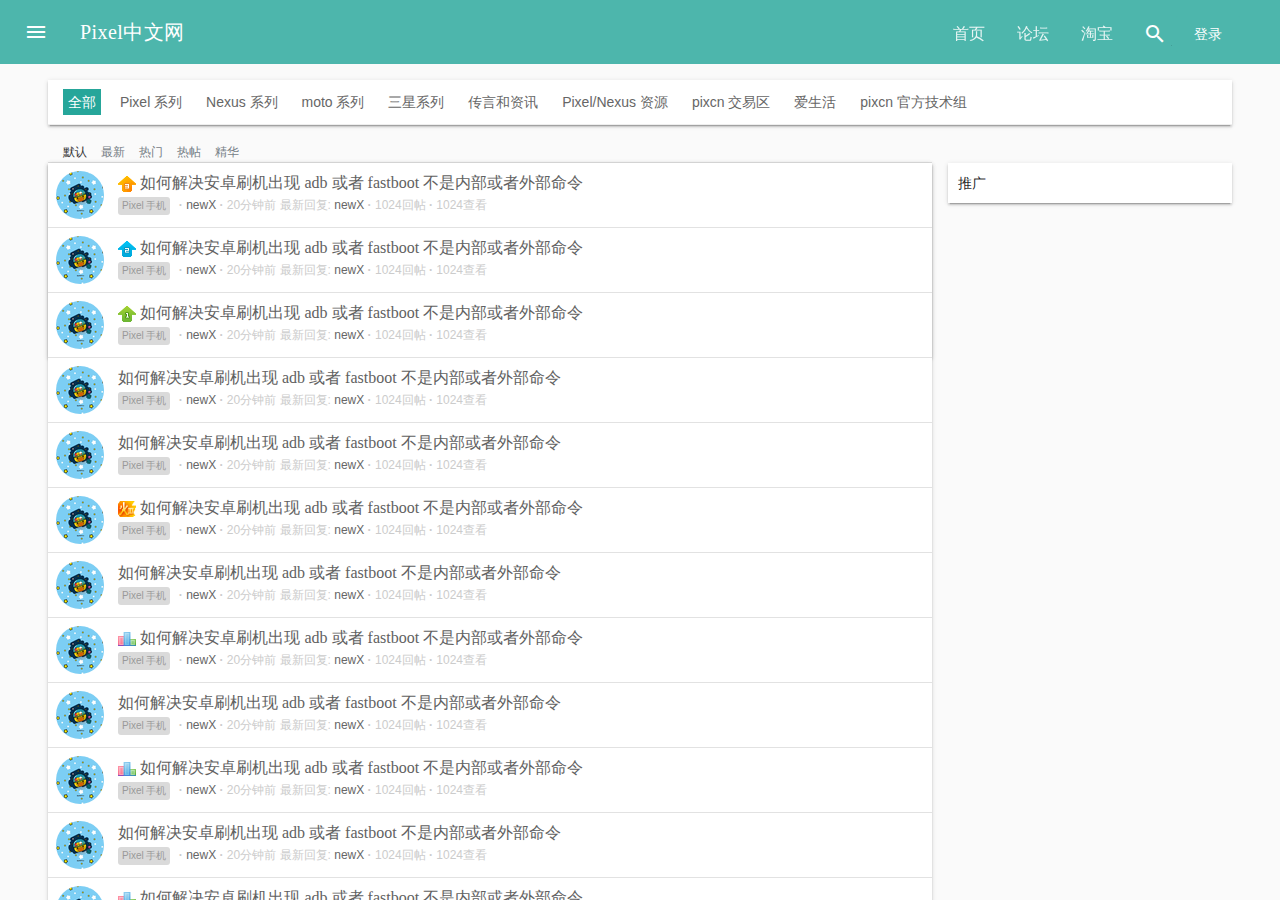
<file: html/forum.html>
<!DOCTYPE html>
<html lang="en">
<head>
  <meta charset="UTF-8">
  <meta name="viewport" content="width=device-width, initial-scale=1.0" charset="utf-8">
  
  <title>Pixel 中文网-论坛</title>
  <title>Pixel中文网-为信仰而充值</title>
  <meta name="viewport" content="width=320.1,initial-scale=1,minimum-scale=1,maximum-scale=1,user-scalable=no,minimal-ui" />
  <meta name="apple-mobile-web-app-title" content="Pixel中文网-为信仰而充值" />
  <meta name="apple-mobile-web-app-capable" content="yes" />
  <meta name="apple-mobile-web-app-status-bar-style" content="black-translucent" />
  <meta content="telephone=no" name="format-detection" />
  <meta name="full-screen" content="yes" />
  <meta name="x5-fullscreen" content="true" />
  <link rel="stylesheet" href="../css/icon.css">
  <link rel="stylesheet" href="../css/material.min.css">
  <link rel="stylesheet" href="../css/styles.css">
  <link rel="stylesheet" href="../css/forum.css">
  <link rel="stylesheet" href="../css/index.css">
</head>
<body>
<div class="bg mdl-layout__container">
  <div class="mdl-layout mdl-js-layout mdl-layout--fixed-header">
<div class="nex-header mdl-layout__header mdl-layout__header--waterfall">
        <div class="mdl-layout__header-row">
          <span class="nex-title mdl-layout-title">Pixel中文网</span>
          <!-- Add spacer, to align navigation to the right in desktop -->
          <div class="nex-header-spacer mdl-layout-spacer"></div>
            <div class="nex-search-box mdl-textfield mdl-js-textfield mdl-textfield--expandable mdl-textfield--floating-label mdl-textfield--align-right mdl-textfield--full-width">
              <label class="mdl-button mdl-js-button mdl-button--icon nex-navigation-search" for="search-field">
                <i class="material-icons">search</i>
              </label>

              <div class="mdl-textfield__expandable-holder">
                <input class="mdl-textfield__input" type="text" id="search-field">
              </div>
            </div>
            <!-- Navigation -->
            <div class="nex-navigation-container">
              <nav class="nex-navigation mdl-navigation">
                <a class="mdl-navigation__link"  href="index.html">首页</a>
                <a class="mdl-navigation__link" href="forum.html">论坛</a>
                <a class="mdl-navigation__link" href="##">淘宝</a>
              </nav>
            </div>
            <button class="nex-more-button mdl-button mdl-js-button mdl-js-ripple-effect  nex-navigation-icon " id="login">
              登录
            </button>
        </div>
      </div>
      <div class="nex-drawer mdl-layout__drawer">
        <div class="mdl-layout-title">
          <a href="##"><img src="../images/user_por.png" class="user-img" />  <span class="nex-user">真是这样</span></a>
          <div class="nex-drawer-icon">
            <a href="##" id="email"><span class="mdl-badge nex-mdl-badge" data-badge="4"><i class="btn-noti material-icons">email</i></span></a>
            <div class="mdl-tooltip" for="email">
              消息
            </div>
            <a href="##" id="fa"><span class="mdl-badge nex-mdl-badge" data-badge="4"><i class="btn-noti material-icons">face</i></span><!-- <span class="mdl-badge" data-badge="4">新听众</span> --></a>
            <div class="mdl-tooltip" for="fa">
              新朋友
            </div>
            <a href="##" id="st"><span class="mdl-badge nex-mdl-badge" data-badge="4"><i class="btn-noti material-icons">settings</i></span></a>
            <div class="mdl-tooltip" for="st">
              系统消息
            </div>
          </div>
        </div>
        <nav class="mdl-navigation">
          <a class="mdl-navigation__link" href="list.html"><i class="material-icons">home</i> 首页</a>
          <a class="mdl-navigation__link" href="forum.html"><i class="material-icons">forum</i> 论坛</a>
          <a class="mdl-navigation__link" href="forum.html"><i class="tb"> </i> 淘宝</a>
          <a class="mdl-navigation__link" href="zone1.html">个人中心[用于[测试]</a>
          <div class="nex-drawer-separator"></div>
        </nav>
      </div>

    <div class="mdl-layout__content">
      <div class="main mdl-grid">
        <div class=" mdl-cell mdl-cell--12-col">
          <div class="subnav-forum mdl-shadow--2dp">
            <ul class="main-category">
              <li><a class="main-category-active " href="#">全部</a></li>
              <li><a href="forum-pixel.html">Pixel 系列</a></li>
              <li><a href="#">Nexus 系列</a></li>
              <li><a href="#">moto 系列</a></li>
              <li><a href="#">三星系列</a></li>
              <li><a href="#">传言和资讯</a></li>
              <li><a href="#">Pixel/Nexus 资源</a></li>
              <li><a href="#">pixcn 交易区</a></li>
              <li><a href="#">爱生活</a></li>
              <li><a href="#">pixcn 官方技术组</a></li>
            </ul>

          </div>

        </div>
        <div class="mdl-cell mdl-cell--9-col">

          <!-- <div class="arr-right">当前位置：</div> -->


          <div class="subnav-sort">
            <a href="#" class="subnav-sort-active">默认</a>
            <a href="#">最新</a>
            <a href="#">热门</a>
            <a href="#">热帖</a>
            <a href="#">精华</a>
          </div>
          <div class="list mdl-shadow--2dp">
          <div class="list-pin mdl-shadow--2dp"> 
            <div class="list-item">
              <table>
                <tr>
                  <td class="user-portrait-box">
                    <div class="user-portrait">
                      <a href="#"><img src="../images/portrait.png" width="48px" height="48px" alt=""></a>
                    </div>                
                  </td>
                  <td>
                    <div class="article-box">
                      <div class="belong-mobile"></div>
                      <div class="item-title" id="itemTitle" >
                        <img src="../images/pin_3.gif" alt="">
                        <a href="article.html">如何解决安卓刷机出现 adb 或者 fastboot 不是内部或者外部命令</a>
                      </div>
                      <div class="belong">
                        <a href="#"  class="tag">Pixel 手机</a>
                        <span><strong> · </strong></span>
                        <a href="#">newX</a>
                        <span><strong> · </strong></span>
                        <time>20分钟前</time>
                      </div>

                      <div class="view">
                        <span>
                         最新回复: <a href="#">newX</a>
                         <strong> · </strong>1024回帖<strong> · </strong>
                        1024查看
                        </span>
                      </div>
                    </div>              
                  </td>
                </tr>
              </table>
            </div> 
            <div class="list-item">
              <table>
                <tr>
                  <td class="user-portrait-box">
                    <div class="user-portrait">
                      <a href="#"><img src="../images/portrait.png" width="48px" height="48px" alt=""></a>
                    </div>                
                  </td>
                  <td>
                    <div class="article-box">
                      <div class="belong-mobile"></div>
                      <div class="item-title" id="itemTitle" >
                        <img src="../images/pin_2.gif" alt="">
                        <a href="article.html">如何解决安卓刷机出现 adb 或者 fastboot 不是内部或者外部命令</a>
                      </div>
                      <div class="belong">
                        <a href="#"  class="tag">Pixel 手机</a>
                        <span><strong> · </strong></span>
                        <a href="#">newX</a>
                        <span><strong> · </strong></span>
                        <time>20分钟前</time>
                      </div>

                      <div class="view">
                        <span>
                         最新回复: <a href="#">newX</a>
                         <strong> · </strong>1024回帖<strong> · </strong>
                        1024查看
                        </span>
                      </div>
                    </div>              
                  </td>
                </tr>
              </table>
            </div>
            <div class="list-item">
              <table>
                <tr>
                  <td class="user-portrait-box">
                    <div class="user-portrait">
                      <a href="#"><img src="../images/portrait.png" width="48px" height="48px" alt=""></a>
                    </div>                
                  </td>
                  <td>
                    <div class="article-box">
                      <div class="belong-mobile"></div>
                      <div class="item-title" id="itemTitle" >
                        <img src="../images/pin_1.gif" alt="">
                        <a href="article.html">如何解决安卓刷机出现 adb 或者 fastboot 不是内部或者外部命令</a>
                      </div>
                      <div class="belong">
                        <a href="#"  class="tag">Pixel 手机</a>
                        <span><strong> · </strong></span>
                        <a href="#">newX</a>
                        <span><strong> · </strong></span>
                        <time>20分钟前</time>
                      </div>

                      <div class="view">
                        <span>
                         最新回复: <a href="#">newX</a>
                         <strong> · </strong>1024回帖<strong> · </strong>
                        1024查看
                        </span>
                      </div>
                    </div>              
                  </td>
                </tr>
              </table>
            </div>
          </div>
            <div class="list-item">
              <table>
                <tr>
                  <td class="user-portrait-box">
                    <div class="user-portrait">
                      <a href="#"><img src="../images/portrait.png" width="48px" height="48px" alt=""></a>
                    </div>                
                  </td>
                  <td>
                    <div class="article-box">
                      <div class="belong-mobile"></div>
                      <div class="item-title" id="itemTitle" >
                        <a href="article.html">如何解决安卓刷机出现 adb 或者 fastboot 不是内部或者外部命令</a>

                      </div>
                      <div class="belong">
                        <a href="#"  class="tag">Pixel 手机</a>
                        <span><strong> · </strong></span>
                        <a href="#">newX</a>
                        <span><strong> · </strong></span>
                        <time>20分钟前</time>
                      </div>

                      <div class="view">
                        <span>
                         最新回复: <a href="#">newX</a>
                         <strong> · </strong>1024回帖<strong> · </strong>
                        1024查看
                        </span>
                      </div>
                    </div>              
                  </td>
                </tr>
              </table>
            </div>
            <div class="list-item">
              <table>
                <tr>
                  <td class="user-portrait-box">
                    <div class="user-portrait">
                      <a href="#"><img src="../images/portrait.png" width="48px" height="48px" alt=""></a>
                    </div>                
                  </td>
                  <td>
                    <div class="article-box">
                      <div class="belong-mobile"></div>
                      <div class="item-title" id="itemTitle" >
                        <a href="article.html">如何解决安卓刷机出现 adb 或者 fastboot 不是内部或者外部命令</a>

                      </div>
                      <div class="belong">
                        <a href="#"  class="tag">Pixel 手机</a>
                        <span><strong> · </strong></span>
                        <a href="#">newX</a>
                        <span><strong> · </strong></span>
                        <time>20分钟前</time>
                      </div>

                      <div class="view">
                        <span>
                         最新回复: <a href="#">newX</a>
                         <strong> · </strong>1024回帖<strong> · </strong>
                        1024查看
                        </span>
                      </div>
                    </div>              
                  </td>
                </tr>
              </table>
            </div>
            <div class="list-item">
              <table>
                <tr>
                  <td class="user-portrait-box">
                    <div class="user-portrait">
                      <a href="#"><img src="../images/portrait.png" width="48px" height="48px" alt=""></a>
                    </div>                
                  </td>
                  <td>
                    <div class="article-box">
                      <div class="belong-mobile"></div>
                      <div class="item-title" id="itemTitle" >
                        <img src="../images/hot_3.gif" alt="">
                        <a href="article.html">如何解决安卓刷机出现 adb 或者 fastboot 不是内部或者外部命令</a>

                      </div>
                      <div class="belong">
                        <a href="#"  class="tag">Pixel 手机</a>
                        <span><strong> · </strong></span>
                        <a href="#">newX</a>
                        <span><strong> · </strong></span>
                        <time>20分钟前</time>
                      </div>

                      <div class="view">
                        <span>
                         最新回复: <a href="#">newX</a>
                         <strong> · </strong>1024回帖<strong> · </strong>
                        1024查看
                        </span>
                      </div>
                    </div>              
                  </td>
                </tr>
              </table>
            </div>
            <div class="list-item">
              <table>
                <tr>
                  <td class="user-portrait-box">
                    <div class="user-portrait">
                      <a href="#"><img src="../images/portrait.png" width="48px" height="48px" alt=""></a>
                    </div>                
                  </td>
                  <td>
                    <div class="article-box">
                      <div class="belong-mobile"></div>
                      <div class="item-title" id="itemTitle" >
                        <a href="article.html">如何解决安卓刷机出现 adb 或者 fastboot 不是内部或者外部命令</a>

                      </div>
                      <div class="belong">
                        <a href="#"  class="tag">Pixel 手机</a>
                        <span><strong> · </strong></span>
                        <a href="#">newX</a>
                        <span><strong> · </strong></span>
                        <time>20分钟前</time>
                      </div>

                      <div class="view">
                        <span>
                         最新回复: <a href="#">newX</a>
                         <strong> · </strong>1024回帖<strong> · </strong>
                        1024查看
                        </span>
                      </div>
                    </div>              
                  </td>
                </tr>
              </table>
            </div>
            <div class="list-item">
              <table>
                <tr>
                  <td class="user-portrait-box">
                    <div class="user-portrait">
                      <a href="#"><img src="../images/portrait.png" width="48px" height="48px" alt=""></a>
                    </div>                
                  </td>
                  <td>
                    <div class="article-box">
                      <div class="belong-mobile"></div>
                      <div class="item-title" id="itemTitle" >
                        <img src="../images/pollsmall.gif" alt="">
                        <a href="article.html">如何解决安卓刷机出现 adb 或者 fastboot 不是内部或者外部命令</a>

                      </div>
                      <div class="belong">
                        <a href="#"  class="tag">Pixel 手机</a>
                        <span><strong> · </strong></span>
                        <a href="#">newX</a>
                        <span><strong> · </strong></span>
                        <time>20分钟前</time>
                      </div>

                      <div class="view">
                        <span>
                         最新回复: <a href="#">newX</a>
                         <strong> · </strong>1024回帖<strong> · </strong>
                        1024查看
                        </span>
                      </div>
                    </div>              
                  </td>
                </tr>
              </table>
            </div>
            <div class="list-item">
              <table>
                <tr>
                  <td class="user-portrait-box">
                    <div class="user-portrait">
                      <a href="#"><img src="../images/portrait.png" width="48px" height="48px" alt=""></a>
                    </div>                
                  </td>
                  <td>
                    <div class="article-box">
                      <div class="belong-mobile"></div>
                      <div class="item-title" id="itemTitle" >
                        <a href="article.html">如何解决安卓刷机出现 adb 或者 fastboot 不是内部或者外部命令</a>

                      </div>
                      <div class="belong">
                        <a href="#"  class="tag">Pixel 手机</a>
                        <span><strong> · </strong></span>
                        <a href="#">newX</a>
                        <span><strong> · </strong></span>
                        <time>20分钟前</time>
                      </div>

                      <div class="view">
                        <span>
                         最新回复: <a href="#">newX</a>
                         <strong> · </strong>1024回帖<strong> · </strong>
                        1024查看
                        </span>
                      </div>
                    </div>              
                  </td>
                </tr>
              </table>
            </div>
            <div class="list-item">
              <table>
                <tr>
                  <td class="user-portrait-box">
                    <div class="user-portrait">
                      <a href="#"><img src="../images/portrait.png" width="48px" height="48px" alt=""></a>
                    </div>                
                  </td>
                  <td>
                    <div class="article-box">
                      <div class="belong-mobile"></div>
                      <div class="item-title" id="itemTitle" >
                        <img src="../images/pollsmall.gif" alt="">
                        <a href="article.html">如何解决安卓刷机出现 adb 或者 fastboot 不是内部或者外部命令</a>

                      </div>
                      <div class="belong">
                        <a href="#"  class="tag">Pixel 手机</a>
                        <span><strong> · </strong></span>
                        <a href="#">newX</a>
                        <span><strong> · </strong></span>
                        <time>20分钟前</time>
                      </div>

                      <div class="view">
                        <span>
                         最新回复: <a href="#">newX</a>
                         <strong> · </strong>1024回帖<strong> · </strong>
                        1024查看
                        </span>
                      </div>
                    </div>              
                  </td>
                </tr>
              </table>
            </div>
            <div class="list-item">
              <table>
                <tr>
                  <td class="user-portrait-box">
                    <div class="user-portrait">
                      <a href="#"><img src="../images/portrait.png" width="48px" height="48px" alt=""></a>
                    </div>                
                  </td>
                  <td>
                    <div class="article-box">
                      <div class="belong-mobile"></div>
                      <div class="item-title" id="itemTitle" >
                        <a href="article.html">如何解决安卓刷机出现 adb 或者 fastboot 不是内部或者外部命令</a>

                      </div>
                      <div class="belong">
                        <a href="#"  class="tag">Pixel 手机</a>
                        <span><strong> · </strong></span>
                        <a href="#">newX</a>
                        <span><strong> · </strong></span>
                        <time>20分钟前</time>
                      </div>

                      <div class="view">
                        <span>
                         最新回复: <a href="#">newX</a>
                         <strong> · </strong>1024回帖<strong> · </strong>
                        1024查看
                        </span>
                      </div>
                    </div>              
                  </td>
                </tr>
              </table>
            </div>
            <div class="list-item">
              <table>
                <tr>
                  <td class="user-portrait-box">
                    <div class="user-portrait">
                      <a href="#"><img src="../images/portrait.png" width="48px" height="48px" alt=""></a>
                    </div>                
                  </td>
                  <td>
                    <div class="article-box">
                      <div class="belong-mobile"></div>
                      <div class="item-title" id="itemTitle" >
                        <img src="../images/pollsmall.gif" alt="">
                        <a href="article.html">如何解决安卓刷机出现 adb 或者 fastboot 不是内部或者外部命令</a>

                      </div>
                      <div class="belong">
                        <a href="#"  class="tag">Pixel 手机</a>
                        <span><strong> · </strong></span>
                        <a href="#">newX</a>
                        <span><strong> · </strong></span>
                        <time>20分钟前</time>
                      </div>

                      <div class="view">
                        <span>
                         最新回复: <a href="#">newX</a>
                         <strong> · </strong>1024回帖<strong> · </strong>
                        1024查看
                        </span>
                      </div>
                    </div>              
                  </td>
                </tr>
              </table>
            </div>
            <div class="list-item">
              <table>
                <tr>
                  <td class="user-portrait-box">
                    <div class="user-portrait">
                      <a href="#"><img src="../images/portrait.png" width="48px" height="48px" alt=""></a>
                    </div>                
                  </td>
                  <td>
                    <div class="article-box">
                      <div class="belong-mobile"></div>
                      <div class="item-title" id="itemTitle" >
                        <img src="../images/pollsmall.gif" alt="">
                        <a href="article.html">如何解决安卓刷机出现 adb 或者 fastboot 不是内部或者外部命令</a>

                      </div>
                      <div class="belong">
                        <a href="#"  class="tag">Pixel 手机</a>
                        <span><strong> · </strong></span>
                        <a href="#">newX</a>
                        <span><strong> · </strong></span>
                        <time>20分钟前</time>
                      </div>

                      <div class="view">
                        <span>
                         最新回复: <a href="#">newX</a>
                         <strong> · </strong>1024回帖<strong> · </strong>
                        1024查看
                        </span>
                      </div>
                    </div>              
                  </td>
                </tr>
              </table>
            </div>
            <div class="list-footer mdl-shadow--2dp">
            <ul class="pagination">
              <li><a class="pageNow" href="#">1</a></li>
              <li><a href="#">2</a></li>
              <li><a href="#">3</a></li>
              <li><a href="#">4</a></li>
              <li><a href="#">5</a></li>
              <li><a href="#">...</a></li>
              <li><a href="#">1024</a></li>
              <!-- <li><a href="#">1025</a></li> -->

              <div class="float-clr"></div>
            </ul>

            <div class="pagination-btn">
              <button class="mdl-button mdl-js-button mdl-button--icon mdl-js-ripple-effect">
                <i class="material-icons">arrow_back</i>
              </button>
              <button class="mdl-button mdl-js-button mdl-button--icon mdl-js-ripple-effect">
                <i class="material-icons">arrow_forward</i>
              </button>
            </div>
            <div class="float-clr"></div>
            
          </div>
            
          </div>

        </div>
        <div style="margin-top: 30px;" class="side-pannel mdl-cell mdl-cell--3-col mdl-cell--8-col-tablet mdl-cell--4-col-phone">
          

          <div class="ad mdl-shadow--2dp">
            推广
          </div>
        </div>        
      </div>
      <footer class="nex-footer mdl-mega-footer">
        <div class="mdl-mega-footer--top-section">
          <div class="mdl-mega-footer--left-section nex-footer-section">
            <button class="mdl-mega-footer--social-btn microblog"></button>
            &nbsp;
            <button class="mdl-mega-footer--social-btn microblog"></button>
            &nbsp;
            <button class="mdl-mega-footer--social-btn microblog"></button>
          </div>
          <!-- <div class="mdl-mega-footer--right-section">
            <a class="mdl-typography--font-light" href="#top">
              回到顶部
              <i class="material-icons">expand_less</i>
            </a>
          </div> -->
        </div>
        <div class="mdl-mega-footer__middle-section mdl-grid">
          <div class="mdl-cell--8-col mdl-cell mdl-cell--12-tablet mdl-cell--12-phone">
            <div class="mdl-mega-footer__drop-down-section">
              <input class="mdl-mega-footer__heading-checkbox" type="checkbox" checked>
              <h1 class="mdl-mega-footer__heading">关于我们</h1>
              <ul class="mdl-mega-footer__link-list">
                <li><a href="#">加入我们</a></li>
                <li><a href="#">关于我们</a></li>
                <li><a href="#">Pixel</a></li>
                <li><a href="#">代购</a></li>
              </ul>
            </div>

            <div class="mdl-mega-footer__drop-down-section">
              <input class="mdl-mega-footer__heading-checkbox" type="checkbox" checked>
              <h1 class="mdl-mega-footer__heading">Nexus系列</h1>
              <ul class="mdl-mega-footer__link-list">
                <li><a href="#">Nexus 6P</a></li>
                <li><a href="#">Nexus 5x</a></li>
                <li><a href="#">Nexus 7</a></li>
                <li><a href="#">Nexus 9</a></li>
              </ul>
            </div>

            <div class="mdl-mega-footer__drop-down-section">
              <input class="mdl-mega-footer__heading-checkbox" type="checkbox" checked>
              <h1 class="mdl-mega-footer__heading">讨论区</h1>
              <ul class="mdl-mega-footer__link-list">
                <li><a href="#">爱谷歌</a></li>
                <li><a href="#">业界</a></li>
                <li><a href="#">配件周边</a></li>
                <li><a href="#">讨论区</a></li>
              </ul>
            </div>

            <div class="mdl-mega-footer__drop-down-section">
              <input class="mdl-mega-footer__heading-checkbox" type="checkbox" checked>
              <h1 class="mdl-mega-footer__heading">基础入门</h1>
              <ul class="mdl-mega-footer__link-list">
                <li><a href="#">基础入门</a></li>
                <li><a href="#">进阶玩法</a></li>
                <li><a href="#">玩机教程</a></li>
                <li><a href="#">moto x</a></li>
              </ul>
            </div>

            <div class="mdl-mega-footer__drop-down-section">
              <input class="mdl-mega-footer__heading-checkbox" type="checkbox" checked>
              <h1 class="mdl-mega-footer__heading">安卓地带</h1>
              <ul class="mdl-mega-footer__link-list">
                <li><a href="#">安卓地带</a></li>
                <li><a href="#">苹果</a></li>
                <li><a href="#">那些rom</a></li>
                <li><a href="#">机情无限</a></li>
              </ul>
            </div>
          </div>
          <div class="mdl-cell--4-col mdl-cell mdl-cell--12-tablet mdl-cell--12-phone">
            <h1 class="mdl-mega-footer__heading">商业链接</h1>
            <ul class="nex-footer-right">
              <li><i class="material-icons v-middle">link</i> <a href="" class="nex-ad-link">果粉社区</a></li>
              <li><i class="material-icons v-middle">link</i> <a href="" class="nex-ad-link">淘宝</a></li>
              <li><i class="material-icons v-middle">link</i> <a href="" class="nex-ad-link">百度首页</a></li>
            </ul>
          </div>
        </div>
        <div class="mdl-mega-footer--bottom-section">
          <!-- <p class="mdl-typography--font-light">Pixel中文网www.pixcn.cn是为全球所有华人google迷提供交流最新Pixel,nexus 6p, nexus 5x,nexus 7,nexus 9, moto x+1, moto g二代谷歌，安卓资讯，业界科技信息，使用和玩机技巧的科技资讯社交媒体网站</p>
          <p class="mdl-typography--font-light">兄弟站点果粉社区</p>
          <p class="mdl-typography--font-light">Powered by 摩酷 © 2011-2013</p>
          <p class="mdl-typography--font-light">nexus中文网QQ群(只加注册用户):13128324(主力群), 188153148,258269925,moto x粉丝群:1299655</p> -->
          <a class="nex-link mdl-typography--font-light" href="##">桌面版</a>
          <a class="nex-link mdl-typography--font-light" href="##">手机版</a>
          <div class="nex-drawer-separator"></div>
          <p class="mdl-typography--font-light font-size-min">Powered by 摩酷 © 2011-2013 <a href="" class="nex-link mdl-typography--font-light">( 鄂ICP备16014165号-3 )</a></p>
          <p class="mdl-typography--font-light font-size-min">Pixel中文网www.pixcn.cn是为全球所有华人google迷提供交流最新Pixel,nexus 6p, nexus 5x,nexus 7,nexus 9, moto x+1, moto g二代谷歌，安卓资讯，业界科技信息，使用和玩机技巧的科技资讯社交媒体网站Pixel中文网</p>
        </div>
      </footer>
    </div>
  </div>  
</div>
<script src="../js/material.min.js"></script>
<script type="text/javascript" src="../js/jquery-1.11.3.min.js"></script>
<script type="text/javascript" src="../js/index.js"></script>
<script>
  $(window).resize(function() {
    adjust();
  });
  adjust();

  function adjust() {
    if($(window).width()<420){
      $("h4").css("font-size","18px");
      $(".belong-mobile").html($(".belong").html());
      $(".belong-mobile").css("display","block");
      $(".belong").css("display","none");
      $(".forum-info-pic ").css("width","128px");
      $(".forum-info-pic ").css("height","128px");
    }
  }
  // alert()
</script>
</body>
</html>
</file>
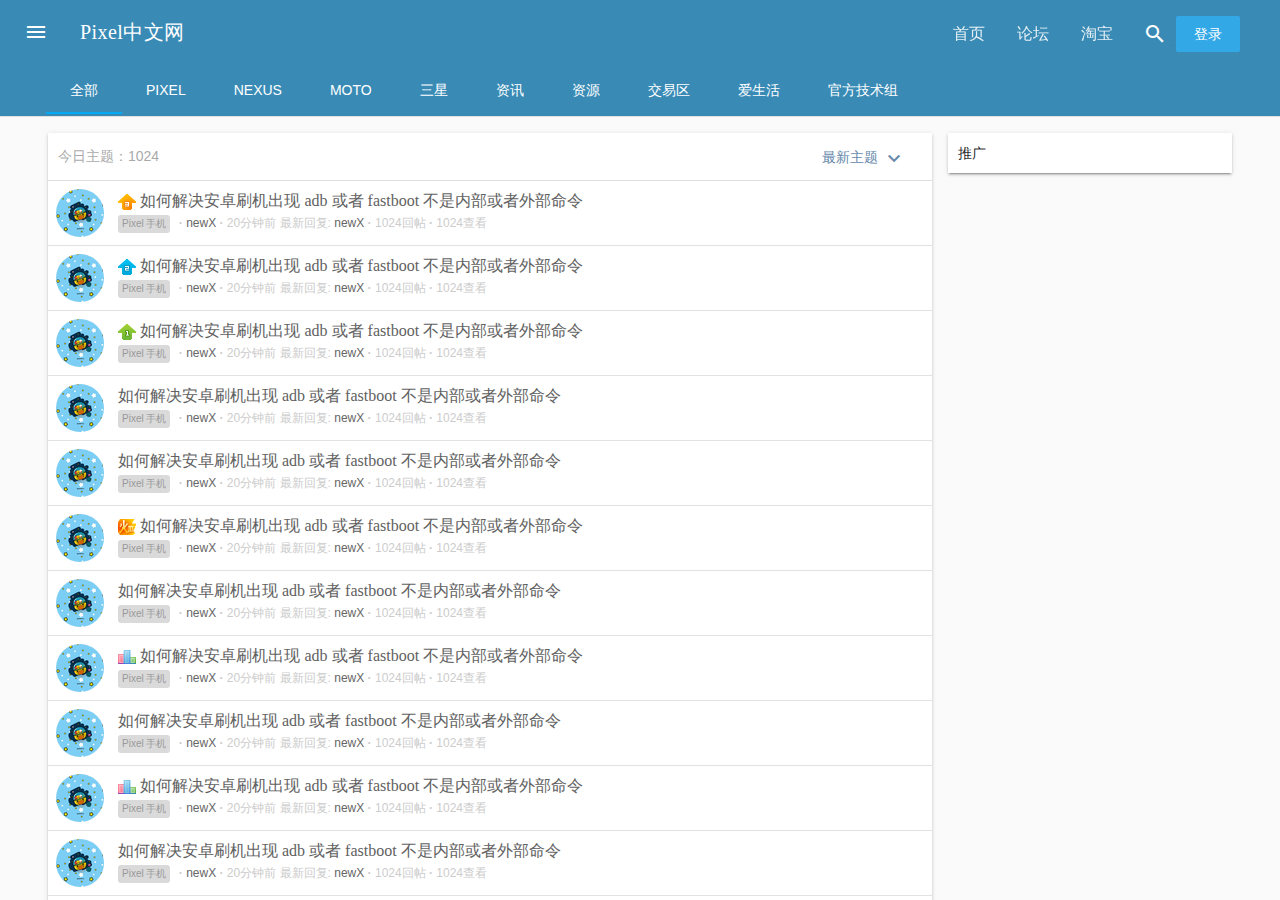
<file: html/forumNew.html>
<!DOCTYPE html>
<html lang="en">
<head>
  <meta charset="UTF-8">
  <meta name="viewport" content="width=device-width, initial-scale=1.0" charset="utf-8">
  
  <title>Pixel 中文网-论坛</title>  
  <link rel="stylesheet" href="../css/icon.css">
  <link rel="stylesheet" href="../css/material.light_blue-blue.min.css">
  <!-- <link rel="stylesheet" href="../css/material.min.css"> -->
  <link rel="stylesheet" href="../css/styles.css">
  <link rel="stylesheet" href="../css/forum.css">
  <link rel="stylesheet" href="../css/forum-test.css">
  <link rel="stylesheet" href="../css/index.css">
  <link rel="stylesheet" href="../css/article.css">
  <style>
    
  </style>
</head>
<body>
<div class="fixed-btn-box">
  <button id="fixed-btn-toTop" class="fixed-btn mdl-button mdl-js-button mdl-button--icon mdl-js-ripple-effect ">
    <i class="material-icons">arrow_upward</i>
  </button>
  <!-- <div class="tip-top mdl-tooltip mdl-tooltip--left" data-mdl-for="fixed-btn-toTop">返回顶部</div> -->

  <button id="fixed-btn-msg" class="fixed-btn mdl-button mdl-js-button mdl-button--icon mdl-js-ripple-effect ">
    <i class="material-icons">notifications</i>
  </button>
  <!-- <div class="mdl-tooltip mdl-tooltip--left" data-mdl-for="fixed-btn-msg">最新消息</div> -->

  <button id="fixed-btn-create" class="fixed-btn mdl-button mdl-js-button mdl-button--icon mdl-js-ripple-effect ">
    <i class="material-icons">create</i>
  </button>
  <!-- <div class="mdl-tooltip mdl-tooltip--left" data-mdl-for="fixed-btn-create">发表主题</div> -->

  <button id="fixed-btn-add" class="fixed-btn mdl-button mdl-js-button mdl-button--icon mdl-js-ripple-effect ">
    <i class="material-icons">add</i>
  </button>  
</div>

<div class="bg mdl-layout__container">
  <div class="mdl-layout mdl-js-layout  mdl-layout--fixed-header">
    <div style="background:#398bb6;" class="nex-header mdl-layout__header mdl-layout__header--waterfall">
      <div class="mdl-layout__header-row mdl-layout--large-screen-only">
        <span class="nex-title mdl-layout-title">Pixel中文网</span>
        <!-- Add spacer, to align navigation to the right in desktop -->
        <div class="nex-header-spacer mdl-layout-spacer"></div>
            <div class="nex-search-box mdl-textfield mdl-js-textfield mdl-textfield--expandable mdl-textfield--floating-label mdl-textfield--align-right mdl-textfield--full-width">
              <label class="mdl-button mdl-js-button mdl-button--icon nex-navigation-search" for="search-field">
                <i class="material-icons">search</i>
              </label>

              <div class="mdl-textfield__expandable-holder">
                <input class="mdl-textfield__input" type="text" id="search-field">
              </div>
            </div>
            <!-- Navigation -->
            <div class="nex-navigation-container">
              <nav class="nex-navigation mdl-navigation">
                <a class="mdl-navigation__link"  href="index.html">首页</a>
                <a class="mdl-navigation__link" href="forum.html">论坛</a>
                <a class="mdl-navigation__link" href="##">淘宝</a>
              </nav>
            </div>
            <button style="background:#32a8e6;" class="nex-more-button mdl-button mdl-js-button mdl-js-ripple-effect  nex-navigation-icon " id="login">
              登录
            </button>
      </div>
      <div class="article-subnav main-full mdl-layout--small-screen-only">  
        <a href="forum.html" class="forum-header-icon mdl-button mdl-js-button  mdl-button--icon mdl-js-ripple-effect">
          <i style="margin:auto; color:#fff;" class="material-icons">arrow_back</i>
        </a>
        <p id="fixed-title">
          Pixel 手机专区
        </p>
        <button style="float:right;"  class="mdl-button mdl-js-button mdl-button--icon mdl-js-ripple-effect forum-header-icon " id="more-button">
          <i style="margin:auto; color:#fff;" class="material-icons">more_vert</i>
        </button>
          <ul class="mdl-menu mdl-js-menu mdl-menu--bottom-right mdl-js-ripple-effect" for="more-button">
            <li class="mdl-menu__item">
              <i class="more_vert-icon material-icons">star_border</i>
              收藏
            </li>
            <li class="mdl-menu__item">
              <i class="more_vert-icon material-icons">share</i>
              分享
            </li>
          </ul>
      </div>
    </div>

    <div class="nex-drawer mdl-layout__drawer mdl-layout--large-screen-only">
      <div class="mdl-layout-title">
        <a href="##"><img src="../images/user_por.png" class="user-img" />  <span class="nex-user">真是这样</span></a>
        <div class="nex-drawer-icon">
          <a href="##" id="email"><span class="mdl-badge nex-mdl-badge" data-badge="4"><i class="btn-noti material-icons">email</i></span></a>
          <div class="mdl-tooltip" for="email">
            消息
          </div>
          <a href="##" id="fa"><span class="mdl-badge nex-mdl-badge" data-badge="4"><i class="btn-noti material-icons">face</i></span><!-- <span class="mdl-badge" data-badge="4">新听众</span> --></a>
          <div class="mdl-tooltip" for="fa">
            新朋友
          </div>
          <a href="##" id="st"><span class="mdl-badge nex-mdl-badge" data-badge="4"><i class="btn-noti material-icons">settings</i></span></a>
          <div class="mdl-tooltip" for="st">
            系统消息
          </div>
        </div>
      </div>
      <nav class="mdl-navigation">
        <a class="mdl-navigation__link" href="index.html"><i class="material-icons">home</i> 首页</a>
        <a class="mdl-navigation__link" href="forum.html"><i class="material-icons">forum</i> 论坛</a>
        <a class="mdl-navigation__link" href="forum.html"><i class="tb"> </i> 淘宝</a>
        <div class="nex-drawer-separator"></div>
      </nav>
    </div>

    <div class="mdl-layout__content">
      <div class="mdl-tabs mdl-js-tabs mdl-js-ripple-effect">
        <!-- Tab Bars -->
        <div class="tab-box">
          <div class="tab-left main mdl-tabs__tab-bar">
            <a href="#asia-panel" class="mdl-tabs__tab is-active">全部</a>
            <a href="#europe-panel" class="mdl-tabs__tab">Pixel</a>
            <a href="#europe-panel" class="mdl-tabs__tab">Nexus</a>
            <a href="#europe-panel" class="mdl-tabs__tab">moto</a>      
            <a href="#europe-panel" class="mdl-tabs__tab">三星</a>
            <a href="#europe-panel" class="mdl-tabs__tab">资讯</a>
            <a href="#europe-panel" class="mdl-tabs__tab">资源</a>
            <a href="#europe-panel" class="mdl-tabs__tab">交易区</a>
            <a href="#europe-panel" class="mdl-tabs__tab">爱生活 </a>
            <a href="#europe-panel" class="mdl-tabs__tab">官方技术组</a>
          </div>
        </div>
          

        <!-- MDL tab panels, is-active to denote currently active -->
        <div class="mdl-tabs__panel is-active" id="asia-panel">

          <div class="main mdl-grid">
            <div class="mdl-cell mdl-cell--9-col">
              <!-- <div class="subnav-sort">
                <a href="forumtest.html">pixel 手机</a>
                <a href="forumtest.html">pixel 电脑</a>
              </div> -->
              <div class="list mdl-shadow--2dp">
                <div class="list-head">
                  <div class="article-today">
                    今日主题：1024
                  </div>
                  <div class="list-sort">
                    <button id="my-menu-lower-left"
                            class="mdl-button mdl-js-button">
                      最新主题
                      <i class="material-icons">keyboard_arrow_down</i>
                    </button>

                    <ul class="mdl-menu mdl-menu--bottom-left mdl-js-menu mdl-js-ripple-effect"
                        for="my-menu-lower-left">
                      <li class="mdl-menu__item">最新主题</li>
                      <li class="mdl-menu__item">热门主题</li>
                      <li class="mdl-menu__item">最新回复</li>
                    </ul>
                  </div>
                  <div class="float-clr"></div>
                </div>
                <div class="list-item">
                  <table>
                    <tr>
                      <td class="user-portrait-box">
                        <div class="user-portrait">
                          <a href="#"><img src="../images/portrait.png" width="48px" height="48px" alt=""></a>
                        </div>                
                      </td>
                      <td>
                        <div class="article-box">
                          <div class="belong-mobile"></div>
                          <div class="item-title" id="itemTitle" >
                            <img src="../images/pin_3.gif" alt="">
                            <a href="article.html">如何解决安卓刷机出现 adb 或者 fastboot 不是内部或者外部命令</a>
                          </div>
                          <div class="belong">
                            <a href="#"  class="tag">Pixel 手机</a>
                            <span><strong> · </strong></span>
                            <a href="#">newX</a>
                            <span><strong> · </strong></span>
                            <time>20分钟前</time>
                          </div>

                          <div class="view">
                            <span>
                             最新回复: <a href="#">newX</a>
                             <strong> · </strong>1024回帖<strong> · </strong>
                            1024查看
                            </span>
                          </div>
                        </div>              
                      </td>
                    </tr>
                  </table>
                </div> 
                <div class="list-item">
                  <table>
                    <tr>
                      <td class="user-portrait-box">
                        <div class="user-portrait">
                          <a href="#"><img src="../images/portrait.png" width="48px" height="48px" alt=""></a>
                        </div>                
                      </td>
                      <td>
                        <div class="article-box">
                          <div class="belong-mobile"></div>
                          <div class="item-title" id="itemTitle" >
                            <img src="../images/pin_2.gif" alt="">
                            <a href="article.html">如何解决安卓刷机出现 adb 或者 fastboot 不是内部或者外部命令</a>
                          </div>
                          <div class="belong">
                            <a href="#"  class="tag">Pixel 手机</a>
                            <span><strong> · </strong></span>
                            <a href="#">newX</a>
                            <span><strong> · </strong></span>
                            <time>20分钟前</time>
                          </div>

                          <div class="view">
                            <span>
                             最新回复: <a href="#">newX</a>
                             <strong> · </strong>1024回帖<strong> · </strong>
                            1024查看
                            </span>
                          </div>
                        </div>              
                      </td>
                    </tr>
                  </table>
                </div>
                <div class="list-item">
                  <table>
                    <tr>
                      <td class="user-portrait-box">
                        <div class="user-portrait">
                          <a href="#"><img src="../images/portrait.png" width="48px" height="48px" alt=""></a>
                        </div>                
                      </td>
                      <td>
                        <div class="article-box">
                          <div class="belong-mobile"></div>
                          <div class="item-title" id="itemTitle" >
                            <img src="../images/pin_1.gif" alt="">
                            <a href="article.html">如何解决安卓刷机出现 adb 或者 fastboot 不是内部或者外部命令</a>
                          </div>
                          <div class="belong">
                            <a href="#"  class="tag">Pixel 手机</a>
                            <span><strong> · </strong></span>
                            <a href="#">newX</a>
                            <span><strong> · </strong></span>
                            <time>20分钟前</time>
                          </div>

                          <div class="view">
                            <span>
                             最新回复: <a href="#">newX</a>
                             <strong> · </strong>1024回帖<strong> · </strong>
                            1024查看
                            </span>
                          </div>
                        </div>              
                      </td>
                    </tr>
                  </table>
                </div>
                <div class="list-item">
                  <table>
                    <tr>
                      <td class="user-portrait-box">
                        <div class="user-portrait">
                          <a href="#"><img src="../images/portrait.png" width="48px" height="48px" alt=""></a>
                        </div>                
                      </td>
                      <td>
                        <div class="article-box">
                          <div class="belong-mobile"></div>
                          <div class="item-title" id="itemTitle" >
                            <a href="article.html">如何解决安卓刷机出现 adb 或者 fastboot 不是内部或者外部命令</a>

                          </div>
                          <div class="belong">
                            <a href="#"  class="tag">Pixel 手机</a>
                            <span><strong> · </strong></span>
                            <a href="#">newX</a>
                            <span><strong> · </strong></span>
                            <time>20分钟前</time>
                          </div>

                          <div class="view">
                            <span>
                             最新回复: <a href="#">newX</a>
                             <strong> · </strong>1024回帖<strong> · </strong>
                            1024查看
                            </span>
                          </div>
                        </div>              
                      </td>
                    </tr>
                  </table>
                </div>
                <div class="list-item">
                  <table>
                    <tr>
                      <td class="user-portrait-box">
                        <div class="user-portrait">
                          <a href="#"><img src="../images/portrait.png" width="48px" height="48px" alt=""></a>
                        </div>                
                      </td>
                      <td>
                        <div class="article-box">
                          <div class="belong-mobile"></div>
                          <div class="item-title" id="itemTitle" >
                            <a href="article.html">如何解决安卓刷机出现 adb 或者 fastboot 不是内部或者外部命令</a>

                          </div>
                          <div class="belong">
                            <a href="#"  class="tag">Pixel 手机</a>
                            <span><strong> · </strong></span>
                            <a href="#">newX</a>
                            <span><strong> · </strong></span>
                            <time>20分钟前</time>
                          </div>

                          <div class="view">
                            <span>
                             最新回复: <a href="#">newX</a>
                             <strong> · </strong>1024回帖<strong> · </strong>
                            1024查看
                            </span>
                          </div>
                        </div>              
                      </td>
                    </tr>
                  </table>
                </div>
                <div class="list-item">
                  <table>
                    <tr>
                      <td class="user-portrait-box">
                        <div class="user-portrait">
                          <a href="#"><img src="../images/portrait.png" width="48px" height="48px" alt=""></a>
                        </div>                
                      </td>
                      <td>
                        <div class="article-box">
                          <div class="belong-mobile"></div>
                          <div class="item-title" id="itemTitle" >
                            <img src="../images/hot_3.gif" alt="">
                            <a href="article.html">如何解决安卓刷机出现 adb 或者 fastboot 不是内部或者外部命令</a>

                          </div>
                          <div class="belong">
                            <a href="#"  class="tag">Pixel 手机</a>
                            <span><strong> · </strong></span>
                            <a href="#">newX</a>
                            <span><strong> · </strong></span>
                            <time>20分钟前</time>
                          </div>

                          <div class="view">
                            <span>
                             最新回复: <a href="#">newX</a>
                             <strong> · </strong>1024回帖<strong> · </strong>
                            1024查看
                            </span>
                          </div>
                        </div>              
                      </td>
                    </tr>
                  </table>
                </div>
                <div class="list-item">
                  <table>
                    <tr>
                      <td class="user-portrait-box">
                        <div class="user-portrait">
                          <a href="#"><img src="../images/portrait.png" width="48px" height="48px" alt=""></a>
                        </div>                
                      </td>
                      <td>
                        <div class="article-box">
                          <div class="belong-mobile"></div>
                          <div class="item-title" id="itemTitle" >
                            <a href="article.html">如何解决安卓刷机出现 adb 或者 fastboot 不是内部或者外部命令</a>

                          </div>
                          <div class="belong">
                            <a href="#"  class="tag">Pixel 手机</a>
                            <span><strong> · </strong></span>
                            <a href="#">newX</a>
                            <span><strong> · </strong></span>
                            <time>20分钟前</time>
                          </div>

                          <div class="view">
                            <span>
                             最新回复: <a href="#">newX</a>
                             <strong> · </strong>1024回帖<strong> · </strong>
                            1024查看
                            </span>
                          </div>
                        </div>              
                      </td>
                    </tr>
                  </table>
                </div>
                <div class="list-item">
                  <table>
                    <tr>
                      <td class="user-portrait-box">
                        <div class="user-portrait">
                          <a href="#"><img src="../images/portrait.png" width="48px" height="48px" alt=""></a>
                        </div>                
                      </td>
                      <td>
                        <div class="article-box">
                          <div class="belong-mobile"></div>
                          <div class="item-title" id="itemTitle" >
                            <img src="../images/pollsmall.gif" alt="">
                            <a href="article.html">如何解决安卓刷机出现 adb 或者 fastboot 不是内部或者外部命令</a>

                          </div>
                          <div class="belong">
                            <a href="#"  class="tag">Pixel 手机</a>
                            <span><strong> · </strong></span>
                            <a href="#">newX</a>
                            <span><strong> · </strong></span>
                            <time>20分钟前</time>
                          </div>

                          <div class="view">
                            <span>
                             最新回复: <a href="#">newX</a>
                             <strong> · </strong>1024回帖<strong> · </strong>
                            1024查看
                            </span>
                          </div>
                        </div>              
                      </td>
                    </tr>
                  </table>
                </div>
                <div class="list-item">
                  <table>
                    <tr>
                      <td class="user-portrait-box">
                        <div class="user-portrait">
                          <a href="#"><img src="../images/portrait.png" width="48px" height="48px" alt=""></a>
                        </div>                
                      </td>
                      <td>
                        <div class="article-box">
                          <div class="belong-mobile"></div>
                          <div class="item-title" id="itemTitle" >
                            <a href="article.html">如何解决安卓刷机出现 adb 或者 fastboot 不是内部或者外部命令</a>

                          </div>
                          <div class="belong">
                            <a href="#"  class="tag">Pixel 手机</a>
                            <span><strong> · </strong></span>
                            <a href="#">newX</a>
                            <span><strong> · </strong></span>
                            <time>20分钟前</time>
                          </div>

                          <div class="view">
                            <span>
                             最新回复: <a href="#">newX</a>
                             <strong> · </strong>1024回帖<strong> · </strong>
                            1024查看
                            </span>
                          </div>
                        </div>              
                      </td>
                    </tr>
                  </table>
                </div>
                <div class="list-item">
                  <table>
                    <tr>
                      <td class="user-portrait-box">
                        <div class="user-portrait">
                          <a href="#"><img src="../images/portrait.png" width="48px" height="48px" alt=""></a>
                        </div>                
                      </td>
                      <td>
                        <div class="article-box">
                          <div class="belong-mobile"></div>
                          <div class="item-title" id="itemTitle" >
                            <img src="../images/pollsmall.gif" alt="">
                            <a href="article.html">如何解决安卓刷机出现 adb 或者 fastboot 不是内部或者外部命令</a>

                          </div>
                          <div class="belong">
                            <a href="#"  class="tag">Pixel 手机</a>
                            <span><strong> · </strong></span>
                            <a href="#">newX</a>
                            <span><strong> · </strong></span>
                            <time>20分钟前</time>
                          </div>

                          <div class="view">
                            <span>
                             最新回复: <a href="#">newX</a>
                             <strong> · </strong>1024回帖<strong> · </strong>
                            1024查看
                            </span>
                          </div>
                        </div>              
                      </td>
                    </tr>
                  </table>
                </div>
                <div class="list-item">
                  <table>
                    <tr>
                      <td class="user-portrait-box">
                        <div class="user-portrait">
                          <a href="#"><img src="../images/portrait.png" width="48px" height="48px" alt=""></a>
                        </div>                
                      </td>
                      <td>
                        <div class="article-box">
                          <div class="belong-mobile"></div>
                          <div class="item-title" id="itemTitle" >
                            <a href="article.html">如何解决安卓刷机出现 adb 或者 fastboot 不是内部或者外部命令</a>

                          </div>
                          <div class="belong">
                            <a href="#"  class="tag">Pixel 手机</a>
                            <span><strong> · </strong></span>
                            <a href="#">newX</a>
                            <span><strong> · </strong></span>
                            <time>20分钟前</time>
                          </div>

                          <div class="view">
                            <span>
                             最新回复: <a href="#">newX</a>
                             <strong> · </strong>1024回帖<strong> · </strong>
                            1024查看
                            </span>
                          </div>
                        </div>              
                      </td>
                    </tr>
                  </table>
                </div>
                <div class="list-item">
                  <table>
                    <tr>
                      <td class="user-portrait-box">
                        <div class="user-portrait">
                          <a href="#"><img src="../images/portrait.png" width="48px" height="48px" alt=""></a>
                        </div>                
                      </td>
                      <td>
                        <div class="article-box">
                          <div class="belong-mobile"></div>
                          <div class="item-title" id="itemTitle" >
                            <img src="../images/pollsmall.gif" alt="">
                            <a href="article.html">如何解决安卓刷机出现 adb 或者 fastboot 不是内部或者外部命令</a>

                          </div>
                          <div class="belong">
                            <a href="#"  class="tag">Pixel 手机</a>
                            <span><strong> · </strong></span>
                            <a href="#">newX</a>
                            <span><strong> · </strong></span>
                            <time>20分钟前</time>
                          </div>

                          <div class="view">
                            <span>
                             最新回复: <a href="#">newX</a>
                             <strong> · </strong>1024回帖<strong> · </strong>
                            1024查看
                            </span>
                          </div>
                        </div>              
                      </td>
                    </tr>
                  </table>
                </div>
                <div class="list-item">
                  <table>
                    <tr>
                      <td class="user-portrait-box">
                        <div class="user-portrait">
                          <a href="#"><img src="../images/portrait.png" width="48px" height="48px" alt=""></a>
                        </div>                
                      </td>
                      <td>
                        <div class="article-box">
                          <div class="belong-mobile"></div>
                          <div class="item-title" id="itemTitle" >
                            <img src="../images/pollsmall.gif" alt="">
                            <a href="article.html">如何解决安卓刷机出现 adb 或者 fastboot 不是内部或者外部命令</a>

                          </div>
                          <div class="belong">
                            <a href="#"  class="tag">Pixel 手机</a>
                            <span><strong> · </strong></span>
                            <a href="#">newX</a>
                            <span><strong> · </strong></span>
                            <time>20分钟前</time>
                          </div>

                          <div class="view">
                            <span>
                             最新回复: <a href="#">newX</a>
                             <strong> · </strong>1024回帖<strong> · </strong>
                            1024查看
                            </span>
                          </div>
                        </div>              
                      </td>
                    </tr>
                  </table>
                </div>
                <div class="list-footer">
                <ul class="pagination">
                  <li><a class="pageNow" href="#">1</a></li>
                  <li><a href="#">2</a></li>
                  <li><a href="#">3</a></li>
                  <li><a href="#">4</a></li>
                  <li><a href="#">5</a></li>
                  <li><a href="#">...</a></li>
                  <li><a href="#">1024</a></li>
                  <!-- <li><a href="#">1025</a></li> -->

                  <div class="float-clr"></div>
                </ul>

                <div class="pagination-btn">
                  <button class="mdl-button mdl-js-button mdl-button--icon mdl-js-ripple-effect">
                    <i class="material-icons">arrow_back</i>
                  </button>
                  <button class="mdl-button mdl-js-button mdl-button--icon mdl-js-ripple-effect">
                    <i class="material-icons">arrow_forward</i>
                  </button>
                </div>
                <div class="float-clr"></div>
                
              </div>
                
              </div>

            </div>
            <div style="margin-top: 8px;" class="side-pannel mdl-cell mdl-cell--3-col mdl-cell--8-col-tablet mdl-cell--4-col-phone">
              

              <div class="ad mdl-shadow--2dp">
                推广
              </div>
            </div>        
          </div>
          
        </div>
        
        <!-- MDL Tab panel 2 -->
        <div class="mdl-tabs__panel" id="europe-panel">
          <div class="sub-cat-box">
            <div style="padding:0;" class="main mdl-grid">
              <div class="mdl-cell mdl-cell--12-col">
                <a class="sub-category" href="forumtest.html">pixel 手机</a>
                <a class="sub-category" href="forumtest.html">pixel 电脑</a>
              </div>
            </div>
          </div>
          <div class="main mdl-grid">

            <div class="list-wrapper mdl-cell mdl-cell--9-col">
              <div class="list mdl-shadow--2dp">
               <!--  <div class="list-pin mdl-shadow--2dp">
                </div> --> 
                <div class="list-item">
                  <table>
                    <tr>
                      <td class="user-portrait-box">
                        <div class="user-portrait">
                          <a href="#"><img src="../images/portrait.png" width="48px" height="48px" alt=""></a>
                        </div>                
                      </td>
                      <td id="test">
                        <div class="article-box">
                          <div class="item-title" id="itemTitle" >
                            <img src="../images/pin_3.gif" alt="">
                            <a href="article.html">如何解决安卓刷机出现adb或者fastboot不是内部或者外部命令</a>
                          </div>
                          <span style="display:block;margin-top:5px;">
                            <a href="#">newX</a><strong> · </strong>
                            <time>20分钟前</time><strong> · </strong>
                            <span class="mdl-cell--hide-phone">最新回复: <a href="#">newX</a><span><strong> · </strong></span></span> 1024回帖<strong> · </strong>1024查看            
                          </span>
                        </div>              
                      </td>
                    </tr>
                  </table>
                </div> 
                <div class="list-item">
                  <table>
                    <tr>
                      <td class="user-portrait-box">
                        <div class="user-portrait">
                          <a href="#"><img src="../images/portrait.png" width="48px" height="48px" alt=""></a>
                        </div>                
                      </td>
                      <td id="test">
                        <div class="article-box">
                          <div class="item-title" id="itemTitle" >
                            <img src="../images/pin_2.gif" alt="">
                            <a href="article.html">如何解决安卓刷机出现adb或者fastboot不是内部或者外部命令</a>
                          </div>
                          <span style="display:block;margin-top:5px;">
                            <a href="#">newX</a><strong> · </strong>
                            <time>20分钟前</time><strong> · </strong>
                            <span class="mdl-cell--hide-phone">最新回复: <a href="#">newX</a><span><strong> · </strong></span></span> 1024回帖<strong> · </strong>1024查看            
                          </span>
                        </div>              
                      </td>
                    </tr>
                  </table>
                </div> 
                <div class="list-item">
                  <table>
                    <tr>
                      <td class="user-portrait-box">
                        <div class="user-portrait">
                          <a href="#"><img src="../images/portrait.png" width="48px" height="48px" alt=""></a>
                        </div>                
                      </td>
                      <td id="test">
                        <div class="article-box">
                          <div class="item-title" id="itemTitle" >
                            <img src="../images/pin_1.gif" alt="">
                            <a href="article.html">如何解决安卓刷机出现adb或者fastboot不是内部或者外部命令</a>

                          </div>
                          <span style="display:block;margin-top:5px;">
                            <a href="#">newX</a><strong> · </strong>
                            <time>20分钟前</time><strong> · </strong>
                            <span class="mdl-cell--hide-phone">最新回复: <a href="#">newX</a><span><strong> · </strong></span></span> 1024回帖<strong> · </strong>1024查看            
                          </span>
                        </div>              
                      </td>
                    </tr>
                  </table>
                </div> 
                <div class="list-item">
                  <table>
                    <tr>
                      <td class="user-portrait-box">
                        <div class="user-portrait">
                          <a href="#"><img src="../images/portrait.png" width="48px" height="48px" alt=""></a>
                        </div>                
                      </td>
                      <td id="test">
                        <div class="article-box">
                          <div class="item-title" id="itemTitle" >
                            <a href="article.html">如何解决安卓刷机出现adb或者fastboot不是内部或者外部命令</a>

                          </div>
                          <span style="display:block;margin-top:5px;">
                            <a href="#">newX</a><strong> · </strong>
                            <time>20分钟前</time><strong> · </strong>
                            <span class="mdl-cell--hide-phone">最新回复: <a href="#">newX</a><span><strong> · </strong></span></span> 1024回帖<strong> · </strong>1024查看            
                          </span>
                        </div>              
                      </td>
                    </tr>
                  </table>
                </div> 
                <div class="list-item">
                  <table>
                    <tr>
                      <td class="user-portrait-box">
                        <div class="user-portrait">
                          <a href="#"><img src="../images/portrait.png" width="48px" height="48px" alt=""></a>
                        </div>                
                      </td>
                      <td id="test">
                        <div class="article-box">
                          <div class="item-title" id="itemTitle" >
                            <img src="../images/hot_3.gif" alt="">
                            <a href="article.html">如何解决安卓刷机出现adb或者fastboot不是内部或者外部命令</a>

                          </div>
                          <span style="display:block;margin-top:5px;">
                            <a href="#">newX</a><strong> · </strong>
                            <time>20分钟前</time><strong> · </strong>
                            <span class="mdl-cell--hide-phone">最新回复: <a href="#">newX</a><span><strong> · </strong></span></span> 1024回帖<strong> · </strong>1024查看            
                          </span>
                        </div>              
                      </td>
                    </tr>
                  </table>
                </div> 
                <div class="list-item">
                  <table>
                    <tr>
                      <td class="user-portrait-box">
                        <div class="user-portrait">
                          <a href="#"><img src="../images/portrait.png" width="48px" height="48px" alt=""></a>
                        </div>                
                      </td>
                      <td id="test">
                        <div class="article-box">
                          <div class="item-title" id="itemTitle" >
                            <a href="article.html">如何解决安卓刷机出现adb或者fastboot不是内部或者外部命令</a>

                          </div>
                          <span style="display:block;margin-top:5px;">
                            <a href="#">newX</a><strong> · </strong>
                            <time>20分钟前</time><strong> · </strong>
                            <span class="mdl-cell--hide-phone">最新回复: <a href="#">newX</a><span><strong> · </strong></span></span> 1024回帖<strong> · </strong>1024查看            
                          </span>
                        </div>              
                      </td>
                    </tr>
                  </table>
                </div> 
                <div class="list-item">
                  <table>
                    <tr>
                      <td class="user-portrait-box">
                        <div class="user-portrait">
                          <a href="#"><img src="../images/portrait.png" width="48px" height="48px" alt=""></a>
                        </div>                
                      </td>
                      <td id="test">
                        <div class="article-box">
                          <div class="item-title" id="itemTitle" >
                            <a href="article.html">如何解决安卓刷机出现adb或者fastboot不是内部或者外部命令</a>

                          </div>
                          <span style="display:block;margin-top:5px;">
                            <a href="#">newX</a><strong> · </strong>
                            <time>20分钟前</time><strong> · </strong>
                            <span class="mdl-cell--hide-phone">最新回复: <a href="#">newX</a><span><strong> · </strong></span></span> 1024回帖<strong> · </strong>1024查看            
                          </span>
                        </div>              
                      </td>
                    </tr>
                  </table>
                </div> 
                <div class="list-item">
                  <table>
                    <tr>
                      <td class="user-portrait-box">
                        <div class="user-portrait">
                          <a href="#"><img src="../images/portrait.png" width="48px" height="48px" alt=""></a>
                        </div>                
                      </td>
                      <td id="test">
                        <div class="article-box">
                          <div class="item-title" id="itemTitle" >
                            <a href="article.html">如何解决安卓刷机出现adb或者fastboot不是内部或者外部命令</a>

                          </div>
                          <span style="display:block;margin-top:5px;">
                            <a href="#">newX</a><strong> · </strong>
                            <time>20分钟前</time><strong> · </strong>
                            <span class="mdl-cell--hide-phone">最新回复: <a href="#">newX</a><span><strong> · </strong></span></span> 1024回帖<strong> · </strong>1024查看            
                          </span>
                        </div>              
                      </td>
                    </tr>
                  </table>
                </div> 
                <div class="list-item">
                  <table>
                    <tr>
                      <td class="user-portrait-box">
                        <div class="user-portrait">
                          <a href="#"><img src="../images/portrait.png" width="48px" height="48px" alt=""></a>
                        </div>                
                      </td>
                      <td id="test">
                        <div class="article-box">
                          <div class="item-title" id="itemTitle" >
                            <a href="article.html">如何解决安卓刷机出现adb或者fastboot不是内部或者外部命令</a>

                          </div>
                          <span style="display:block;margin-top:5px;">
                            <a href="#">newX</a><strong> · </strong>
                            <time>20分钟前</time><strong> · </strong>
                            <span class="mdl-cell--hide-phone">最新回复: <a href="#">newX</a><span><strong> · </strong></span></span> 1024回帖<strong> · </strong>1024查看            
                          </span>
                        </div>              
                      </td>
                    </tr>
                  </table>
                </div> 
                <div class="list-item">
                  <table>
                    <tr>
                      <td class="user-portrait-box">
                        <div class="user-portrait">
                          <a href="#"><img src="../images/portrait.png" width="48px" height="48px" alt=""></a>
                        </div>                
                      </td>
                      <td id="test">
                        <div class="article-box">
                          <div class="item-title" id="itemTitle" >
                            <img src="../images/pollsmall.gif" alt="">
                            <a href="article.html">如何解决安卓刷机出现adb或者fastboot不是内部或者外部命令</a>

                          </div>
                          <span style="display:block;margin-top:5px;">
                            <a href="#">newX</a><strong> · </strong>
                            <time>20分钟前</time><strong> · </strong>
                            <span class="mdl-cell--hide-phone">最新回复: <a href="#">newX</a><span><strong> · </strong></span></span> 1024回帖<strong> · </strong>1024查看            
                          </span>
                        </div>              
                      </td>
                    </tr>
                  </table>
                </div> 
                <div class="list-item">
                  <table>
                    <tr>
                      <td class="user-portrait-box">
                        <div class="user-portrait">
                          <a href="#"><img src="../images/portrait.png" width="48px" height="48px" alt=""></a>
                        </div>                
                      </td>
                      <td id="test">
                        <div class="article-box">
                          <div class="item-title" id="itemTitle" >
                            <a href="article.html">如何解决安卓刷机出现adb或者fastboot不是内部或者外部命令</a>

                          </div>
                          <span style="display:block;margin-top:5px;">
                            <a href="#">newX</a><strong> · </strong>
                            <time>20分钟前</time><strong> · </strong>
                            <span class="mdl-cell--hide-phone">最新回复: <a href="#">newX</a><span><strong> · </strong></span></span> 1024回帖<strong> · </strong>1024查看            
                          </span>
                        </div>              
                      </td>
                    </tr>
                  </table>
                </div> 
                <div class="list-item">
                  <table>
                    <tr>
                      <td class="user-portrait-box">
                        <div class="user-portrait">
                          <a href="#"><img src="../images/portrait.png" width="48px" height="48px" alt=""></a>
                        </div>                
                      </td>
                      <td id="test">
                        <div class="article-box">
                          <div class="item-title" id="itemTitle" >
                            <img src="../images/pollsmall.gif" alt="">
                            <a href="article.html">如何解决安卓刷机出现adb或者fastboot不是内部或者外部命令</a>

                          </div>
                          <span style="display:block;margin-top:5px;">
                            <a href="#">newX</a><strong> · </strong>
                            <time>20分钟前</time><strong> · </strong>
                            <span class="mdl-cell--hide-phone">最新回复: <a href="#">newX</a><span><strong> · </strong></span></span> 1024回帖<strong> · </strong>1024查看            
                          </span>
                        </div>              
                      </td>
                    </tr>
                  </table>
                </div> 
                <div class="list-item">
                  <table>
                    <tr>
                      <td class="user-portrait-box">
                        <div class="user-portrait">
                          <a href="#"><img src="../images/portrait.png" width="48px" height="48px" alt=""></a>
                        </div>                
                      </td>
                      <td id="test">
                        <div class="article-box">
                          <div class="item-title" id="itemTitle" >
                            <a href="article.html">如何解决安卓刷机出现adb或者fastboot不是内部或者外部命令</a>

                          </div>
                          <span style="display:block;margin-top:5px;">
                            <a href="#">newX</a><strong> · </strong>
                            <time>20分钟前</time><strong> · </strong>
                            <span class="mdl-cell--hide-phone">最新回复: <a href="#">newX</a><span><strong> · </strong></span></span> 1024回帖<strong> · </strong>1024查看            
                          </span>
                        </div>              
                      </td>
                    </tr>
                  </table>
                </div> 
                <div class="list-item">
                  <table>
                    <tr>
                      <td class="user-portrait-box">
                        <div class="user-portrait">
                          <a href="#"><img src="../images/portrait.png" width="48px" height="48px" alt=""></a>
                        </div>                
                      </td>
                      <td id="test">
                        <div class="article-box">
                          <div class="item-title" id="itemTitle" >
                            <img src="../images/pollsmall.gif" alt="">
                            <a href="article.html">如何解决安卓刷机出现adb或者fastboot不是内部或者外部命令</a>

                          </div>
                          <span style="display:block;margin-top:5px;">
                            <a href="#">newX</a><strong> · </strong>
                            <time>20分钟前</time><strong> · </strong>
                            <span class="mdl-cell--hide-phone">最新回复: <a href="#">newX</a><span><strong> · </strong></span></span> 1024回帖<strong> · </strong>1024查看            
                          </span>
                        </div>              
                      </td>
                    </tr>
                  </table>
                </div> 
                <div class="list-footer mdl-shadow--2dp">
                  <ul class="pagination">
                    <li><a class="pageNow" href="#">1</a></li>
                    <li><a href="#">2</a></li>
                    <li><a href="#">3</a></li>
                    <li><a href="#">4</a></li>
                    <li><a href="#">...</a></li>
                    <li><a href="#">99</a></li>
                    <li><a href="#">100</a></li>

                    <div class="float-clr"></div>
                  </ul>
                  <div class="pagination-btn">
                    <button class="mdl-button mdl-js-button mdl-button--icon mdl-js-ripple-effect">
                      <i class="material-icons">arrow_back</i>
                    </button>
                    <button class="mdl-button mdl-js-button mdl-button--icon mdl-js-ripple-effect">
                      <i class="material-icons">arrow_forward</i>
                    </button>
                  </div>
                  <div class="float-clr"></div>              
                </div>            
              </div>
            </div>
            <div style="margin-top: 8px;" class="side-pannel mdl-cell mdl-cell--3-col mdl-cell--8-col-tablet mdl-cell--4-col-phone">

              <div class="ad mdl-shadow--2dp">
                推广
              </div>
            </div>        
          </div>
        </div>
        
        <!-- MDL Tab panel 3 -->
        <div class="mdl-tabs__panel" id="america-panel">
          <ul>
            <li>United States of America</li>
            <li>Canada</li>
          </ul>
        </div>
        
      </div>



      
      <footer class="nex-footer mdl-mega-footer">
        <div class="mdl-mega-footer--top-section">
          <div class="mdl-mega-footer--left-section nex-footer-section">
            <button class="mdl-mega-footer--social-btn microblog"></button>
            &nbsp;
            <button class="mdl-mega-footer--social-btn microblog"></button>
            &nbsp;
            <button class="mdl-mega-footer--social-btn microblog"></button>
          </div>
          <!-- <div class="mdl-mega-footer--right-section">
            <a class="mdl-typography--font-light" href="#top">
              回到顶部
              <i class="material-icons">expand_less</i>
            </a>
          </div> -->
        </div>
        <div class="mdl-mega-footer__middle-section mdl-grid">
          <div class="mdl-cell--8-col mdl-cell mdl-cell--12-tablet mdl-cell--12-phone">
            <div class="mdl-mega-footer__drop-down-section">
              <input class="mdl-mega-footer__heading-checkbox" type="checkbox" checked>
              <h1 class="mdl-mega-footer__heading">关于我们</h1>
              <ul class="mdl-mega-footer__link-list">
                <li><a href="#">加入我们</a></li>
                <li><a href="#">关于我们</a></li>
                <li><a href="#">Pixel</a></li>
                <li><a href="#">代购</a></li>
              </ul>
            </div>

            <div class="mdl-mega-footer__drop-down-section">
              <input class="mdl-mega-footer__heading-checkbox" type="checkbox" checked>
              <h1 class="mdl-mega-footer__heading">Nexus系列</h1>
              <ul class="mdl-mega-footer__link-list">
                <li><a href="#">Nexus 6P</a></li>
                <li><a href="#">Nexus 5x</a></li>
                <li><a href="#">Nexus 7</a></li>
                <li><a href="#">Nexus 9</a></li>
              </ul>
            </div>

            <div class="mdl-mega-footer__drop-down-section">
              <input class="mdl-mega-footer__heading-checkbox" type="checkbox" checked>
              <h1 class="mdl-mega-footer__heading">讨论区</h1>
              <ul class="mdl-mega-footer__link-list">
                <li><a href="#">爱谷歌</a></li>
                <li><a href="#">业界</a></li>
                <li><a href="#">配件周边</a></li>
                <li><a href="#">讨论区</a></li>
              </ul>
            </div>

            <div class="mdl-mega-footer__drop-down-section">
              <input class="mdl-mega-footer__heading-checkbox" type="checkbox" checked>
              <h1 class="mdl-mega-footer__heading">基础入门</h1>
              <ul class="mdl-mega-footer__link-list">
                <li><a href="#">基础入门</a></li>
                <li><a href="#">进阶玩法</a></li>
                <li><a href="#">玩机教程</a></li>
                <li><a href="#">moto x</a></li>
              </ul>
            </div>

            <div class="mdl-mega-footer__drop-down-section">
              <input class="mdl-mega-footer__heading-checkbox" type="checkbox" checked>
              <h1 class="mdl-mega-footer__heading">安卓地带</h1>
              <ul class="mdl-mega-footer__link-list">
                <li><a href="#">安卓地带</a></li>
                <li><a href="#">苹果</a></li>
                <li><a href="#">那些rom</a></li>
                <li><a href="#">机情无限</a></li>
              </ul>
            </div>
          </div>
          <div class="mdl-cell--4-col mdl-cell mdl-cell--12-tablet mdl-cell--12-phone">
            <h1 class="mdl-mega-footer__heading">商业链接</h1>
            <ul class="nex-footer-right">
              <li><i class="material-icons v-middle">link</i> <a href="" class="nex-ad-link">果粉社区</a></li>
              <li><i class="material-icons v-middle">link</i> <a href="" class="nex-ad-link">淘宝</a></li>
              <li><i class="material-icons v-middle">link</i> <a href="" class="nex-ad-link">百度首页</a></li>
            </ul>
          </div>
        </div>
        <div class="mdl-mega-footer--bottom-section">
          <!-- <p class="mdl-typography--font-light">Pixel中文网www.pixcn.cn是为全球所有华人google迷提供交流最新Pixel,nexus 6p, nexus 5x,nexus 7,nexus 9, moto x+1, moto g二代谷歌，安卓资讯，业界科技信息，使用和玩机技巧的科技资讯社交媒体网站</p>
          <p class="mdl-typography--font-light">兄弟站点果粉社区</p>
          <p class="mdl-typography--font-light">Powered by 摩酷 © 2011-2013</p>
          <p class="mdl-typography--font-light">nexus中文网QQ群(只加注册用户):13128324(主力群), 188153148,258269925,moto x粉丝群:1299655</p> -->
          <a class="nex-link mdl-typography--font-light" href="##">桌面版</a>
          <a class="nex-link mdl-typography--font-light" href="##">手机版</a>
          <div class="nex-drawer-separator"></div>
          <p class="mdl-typography--font-light font-size-min">Powered by 摩酷 © 2011-2013 <a href="" class="nex-link mdl-typography--font-light">( 鄂ICP备16014165号-3 )</a></p>
          <p class="mdl-typography--font-light font-size-min">Pixel中文网www.pixcn.cn是为全球所有华人google迷提供交流最新Pixel,nexus 6p, nexus 5x,nexus 7,nexus 9, moto x+1, moto g二代谷歌，安卓资讯，业界科技信息，使用和玩机技巧的科技资讯社交媒体网站Pixel中文网</p>
        </div>
      </footer>
    </div>
  </div>  
</div>
<script src="../js/material.min.js"></script>
<script type="text/javascript" src="../js/jquery-1.11.3.min.js"></script>
<script type="text/javascript" src="../js/index.js"></script>
<script type="text/javascript" src="../js/forum-pixel.js"></script>
</body>
</html>
</file>
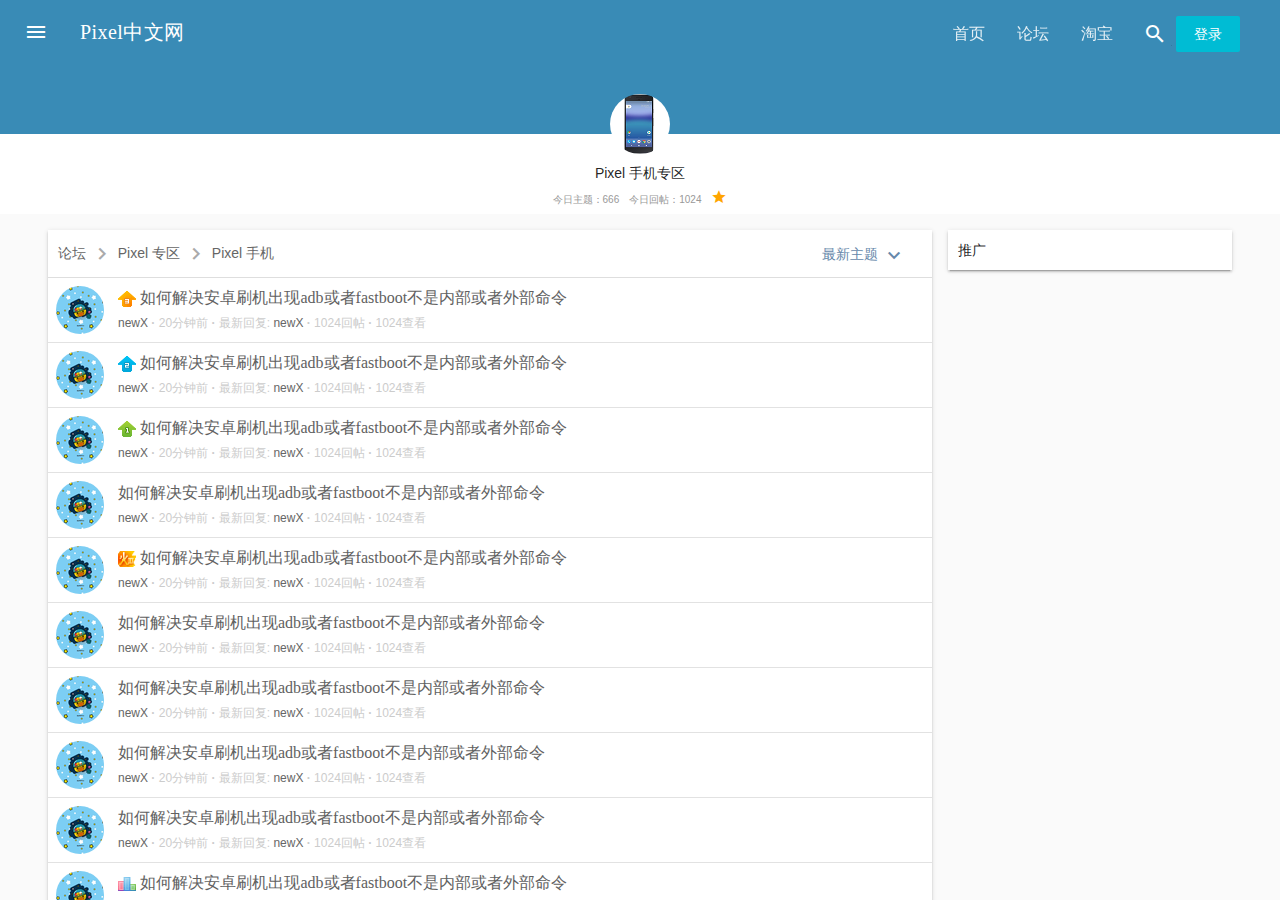
<file: html/forumtest.html>
<!DOCTYPE html>
<html lang="en">
<head>
  <meta charset="UTF-8">
  <meta name="viewport" content="width=device-width, initial-scale=1.0" charset="utf-8">
  
  <title>Pixel 中文网-论坛</title>  
  <link rel="stylesheet" href="../css/icon.css">
  <link rel="stylesheet" href="../css/material.min.css">
  <link rel="stylesheet" href="../css/styles.css">
  <link rel="stylesheet" href="../css/forum.css">
  <link rel="stylesheet" href="../css/forum-test.css">
  <link rel="stylesheet" href="../css/index.css">
  <link rel="stylesheet" href="../css/article.css">
  <style>

    .article-subnav {
      display: flex;
      justify-content: space-between;
      margin-top: 3px;
      width: 100%;
      height: 50px;
      z-index: 99;
    }
    .article-subnav p {
      align-self: center;
      opacity: 0;
      margin-bottom: 0;
      padding: auto 15px;
      font-size: 18px;
      font-family: "Microsoft Yahei";
      line-height: 50px;
      white-space: nowrap;
      overflow: hidden;
      text-overflow:ellipsis;
      transition:opacity .3s;
    }
    .article-subnav a {
    }
    .article-subnav i {
      font-size: 26px;
      color: #fff;
      margin: auto 5px;
    }
    .mdl-menu__item i {
      margin-top: -4px;
      font-size: 20px;
      color: #aaa;
      vertical-align: middle;
    }

  </style>
</head>
<body>
<div class="fixed-btn-box">
  <button id="fixed-btn-toTop" class="fixed-btn mdl-button mdl-js-button mdl-button--icon mdl-js-ripple-effect ">
    <i class="material-icons">arrow_upward</i>
  </button>
  <!-- <div class="tip-top mdl-tooltip mdl-tooltip--left" data-mdl-for="fixed-btn-toTop">返回顶部</div> -->

  <button id="fixed-btn-msg" class="fixed-btn mdl-button mdl-js-button mdl-button--icon mdl-js-ripple-effect ">
    <i class="material-icons">notifications</i>
  </button>
  <!-- <div class="mdl-tooltip mdl-tooltip--left" data-mdl-for="fixed-btn-msg">最新消息</div> -->

  <button id="fixed-btn-create" class="fixed-btn mdl-button mdl-js-button mdl-button--icon mdl-js-ripple-effect ">
    <i class="material-icons">create</i>
  </button>
  <!-- <div class="mdl-tooltip mdl-tooltip--left" data-mdl-for="fixed-btn-create">发表主题</div> -->

  <button id="fixed-btn-add" class="fixed-btn mdl-button mdl-js-button mdl-button--icon mdl-js-ripple-effect ">
    <i class="material-icons">add</i>
  </button>  
</div>

<div class="bg mdl-layout__container">
  <div class="mdl-layout mdl-js-layout  mdl-layout--fixed-header">
    <div style="background:#398bb6;" class="nex-header mdl-layout__header mdl-layout__header--waterfall">
      <div class="mdl-layout__header-row mdl-layout--large-screen-only">
        <span class="nex-title mdl-layout-title">Pixel中文网</span>
        <!-- Add spacer, to align navigation to the right in desktop -->
        <div class="nex-header-spacer mdl-layout-spacer"></div>
            <div class="nex-search-box mdl-textfield mdl-js-textfield mdl-textfield--expandable mdl-textfield--floating-label mdl-textfield--align-right mdl-textfield--full-width">
              <label class="mdl-button mdl-js-button mdl-button--icon nex-navigation-search" for="search-field">
                <i class="material-icons">search</i>
              </label>

              <div class="mdl-textfield__expandable-holder">
                <input class="mdl-textfield__input" type="text" id="search-field">
              </div>
            </div>
            <!-- Navigation -->
            <div class="nex-navigation-container">
              <nav class="nex-navigation mdl-navigation">
                <a class="mdl-navigation__link"  href="index.html">首页</a>
                <a class="mdl-navigation__link" href="forum.html">论坛</a>
                <a class="mdl-navigation__link" href="##">淘宝</a>
              </nav>
            </div>
            <button style="background:#00bcd4;" class="nex-more-button mdl-button mdl-js-button mdl-js-ripple-effect  nex-navigation-icon " id="login">
              登录
            </button>
      </div>
      <div class="article-subnav main-full mdl-layout--small-screen-only">  
        <a href="forum.html" class="forum-header-icon mdl-button mdl-js-button  mdl-button--icon mdl-js-ripple-effect">
          <i style="margin:auto; color:#fff;" class="material-icons">arrow_back</i>
        </a>
        <p id="fixed-title">
          Pixel 手机专区
        </p>
        <button style="float:right;"  class="mdl-button mdl-js-button mdl-button--icon mdl-js-ripple-effect forum-header-icon " id="more-button">
          <i style="margin:auto; color:#fff;" class="material-icons">more_vert</i>
        </button>
          <ul class="mdl-menu mdl-js-menu mdl-menu--bottom-right mdl-js-ripple-effect" for="more-button">
            <li class="mdl-menu__item">
              <i class="more_vert-icon material-icons">star_border</i>
              收藏
            </li>
            <li class="mdl-menu__item">
              <i class="more_vert-icon material-icons">share</i>
              分享
            </li>
          </ul>
      </div>
    </div>

    <div class="nex-drawer mdl-layout__drawer mdl-layout--large-screen-only">
      <div class="mdl-layout-title">
        <a href="##"><img src="../images/user_por.png" class="user-img" />  <span class="nex-user">真是这样</span></a>
        <div class="nex-drawer-icon">
          <a href="##" id="email"><span class="mdl-badge nex-mdl-badge" data-badge="4"><i class="btn-noti material-icons">email</i></span></a>
          <div class="mdl-tooltip" for="email">
            消息
          </div>
          <a href="##" id="fa"><span class="mdl-badge nex-mdl-badge" data-badge="4"><i class="btn-noti material-icons">face</i></span><!-- <span class="mdl-badge" data-badge="4">新听众</span> --></a>
          <div class="mdl-tooltip" for="fa">
            新朋友
          </div>
          <a href="##" id="st"><span class="mdl-badge nex-mdl-badge" data-badge="4"><i class="btn-noti material-icons">settings</i></span></a>
          <div class="mdl-tooltip" for="st">
            系统消息
          </div>
        </div>
      </div>
      <nav class="mdl-navigation">
        <a class="mdl-navigation__link" href="index.html"><i class="material-icons">home</i> 首页</a>
        <a class="mdl-navigation__link" href="forum.html"><i class="material-icons">forum</i> 论坛</a>
        <a class="mdl-navigation__link" href="forum.html"><i class="tb"> </i> 淘宝</a>
        <div class="nex-drawer-separator"></div>
      </nav>
    </div>

    <div class="mdl-layout__content">
      <div class="main-full" style="background:#398bb6;margin:0 auto;">
        <div class="main mdl-grid" style="padding:0;">
          <div class="block-header">
            <span class="block-icon"><img src="../images/pixel-sm.png" alt=""></span>
          </div>
        </div>
      </div>
      <div class="main-full block-info-box" style="background:#fff;margin:0 auto;padding:0;">
        <div class="main mdl-grid"  style="padding:0;">
          <div class="block-info" id="blockInfo">
            Pixel 手机专区
            <p>
              今日主题：666&emsp;今日回帖：1024&emsp;<a href="#"><i class=" favor material-icons">star</i> </a>
            </p>
          </div>
        </div>
      </div>



      <div class="main mdl-grid">

        <div class="list-wrapper mdl-cell mdl-cell--9-col">
          <div class="list-nav">
            
          </div>
          <div class="list mdl-shadow--2dp">
           <!--  <div class="list-pin mdl-shadow--2dp">
            </div> --> 

            <div class="list-head">
              <div class="block-pos">
                <a href="#">论坛</a>
                <i class="material-icons">keyboard_arrow_right</i>
                <a href="#">Pixel 专区</a>
                <i class="material-icons">keyboard_arrow_right</i>
                <a href="#">Pixel 手机</a>
              </div>
              <div class="list-sort">
                <button id="my-menu-lower-left"
                        class="mdl-button mdl-js-button">
                  最新主题
                  <i class="material-icons">keyboard_arrow_down</i>
                </button>

                <ul class="mdl-menu mdl-menu--bottom-left mdl-js-menu mdl-js-ripple-effect"
                    for="my-menu-lower-left">
                  <li class="mdl-menu__item">最新主题</li>
                  <li class="mdl-menu__item">热门主题</li>
                  <li class="mdl-menu__item">最新回复</li>
                </ul>
              </div>
              <div class="float-clr"></div>
            </div>
            <div class="list-item">
              <table>
                <tr>
                  <td class="user-portrait-box">
                    <div class="user-portrait">
                      <a href="#"><img src="../images/portrait.png" width="48px" height="48px" alt=""></a>
                    </div>                
                  </td>
                  <td id="test">
                    <div class="article-box">
                      <div class="item-title" id="itemTitle" >
                        <img src="../images/pin_3.gif" alt="">
                        <a href="article.html">如何解决安卓刷机出现adb或者fastboot不是内部或者外部命令</a>
                      </div>
                      <span style="display:block;margin-top:5px;">
                        <a href="#">newX</a><strong> · </strong>
                        <time>20分钟前</time><strong> · </strong>
                        <span class="mdl-cell--hide-phone">最新回复: <a href="#">newX</a><span><strong> · </strong></span></span> 1024回帖<strong> · </strong>1024查看            
                      </span>
                    </div>              
                  </td>
                </tr>
              </table>
            </div> 
            <div class="list-item">
              <table>
                <tr>
                  <td class="user-portrait-box">
                    <div class="user-portrait">
                      <a href="#"><img src="../images/portrait.png" width="48px" height="48px" alt=""></a>
                    </div>                
                  </td>
                  <td id="test">
                    <div class="article-box">
                      <div class="item-title" id="itemTitle" >
                        <img src="../images/pin_2.gif" alt="">
                        <a href="article.html">如何解决安卓刷机出现adb或者fastboot不是内部或者外部命令</a>
                      </div>
                      <span style="display:block;margin-top:5px;">
                        <a href="#">newX</a><strong> · </strong>
                        <time>20分钟前</time><strong> · </strong>
                        <span class="mdl-cell--hide-phone">最新回复: <a href="#">newX</a><span><strong> · </strong></span></span> 1024回帖<strong> · </strong>1024查看            
                      </span>
                    </div>              
                  </td>
                </tr>
              </table>
            </div> 
            <div class="list-item">
              <table>
                <tr>
                  <td class="user-portrait-box">
                    <div class="user-portrait">
                      <a href="#"><img src="../images/portrait.png" width="48px" height="48px" alt=""></a>
                    </div>                
                  </td>
                  <td id="test">
                    <div class="article-box">
                      <div class="item-title" id="itemTitle" >
                        <img src="../images/pin_1.gif" alt="">
                        <a href="article.html">如何解决安卓刷机出现adb或者fastboot不是内部或者外部命令</a>

                      </div>
                      <span style="display:block;margin-top:5px;">
                        <a href="#">newX</a><strong> · </strong>
                        <time>20分钟前</time><strong> · </strong>
                        <span class="mdl-cell--hide-phone">最新回复: <a href="#">newX</a><span><strong> · </strong></span></span> 1024回帖<strong> · </strong>1024查看            
                      </span>
                    </div>              
                  </td>
                </tr>
              </table>
            </div> 
            <div class="list-item">
              <table>
                <tr>
                  <td class="user-portrait-box">
                    <div class="user-portrait">
                      <a href="#"><img src="../images/portrait.png" width="48px" height="48px" alt=""></a>
                    </div>                
                  </td>
                  <td id="test">
                    <div class="article-box">
                      <div class="item-title" id="itemTitle" >
                        <a href="article.html">如何解决安卓刷机出现adb或者fastboot不是内部或者外部命令</a>

                      </div>
                      <span style="display:block;margin-top:5px;">
                        <a href="#">newX</a><strong> · </strong>
                        <time>20分钟前</time><strong> · </strong>
                        <span class="mdl-cell--hide-phone">最新回复: <a href="#">newX</a><span><strong> · </strong></span></span> 1024回帖<strong> · </strong>1024查看            
                      </span>
                    </div>              
                  </td>
                </tr>
              </table>
            </div> 
            <div class="list-item">
              <table>
                <tr>
                  <td class="user-portrait-box">
                    <div class="user-portrait">
                      <a href="#"><img src="../images/portrait.png" width="48px" height="48px" alt=""></a>
                    </div>                
                  </td>
                  <td id="test">
                    <div class="article-box">
                      <div class="item-title" id="itemTitle" >
                        <img src="../images/hot_3.gif" alt="">
                        <a href="article.html">如何解决安卓刷机出现adb或者fastboot不是内部或者外部命令</a>

                      </div>
                      <span style="display:block;margin-top:5px;">
                        <a href="#">newX</a><strong> · </strong>
                        <time>20分钟前</time><strong> · </strong>
                        <span class="mdl-cell--hide-phone">最新回复: <a href="#">newX</a><span><strong> · </strong></span></span> 1024回帖<strong> · </strong>1024查看            
                      </span>
                    </div>              
                  </td>
                </tr>
              </table>
            </div> 
            <div class="list-item">
              <table>
                <tr>
                  <td class="user-portrait-box">
                    <div class="user-portrait">
                      <a href="#"><img src="../images/portrait.png" width="48px" height="48px" alt=""></a>
                    </div>                
                  </td>
                  <td id="test">
                    <div class="article-box">
                      <div class="item-title" id="itemTitle" >
                        <a href="article.html">如何解决安卓刷机出现adb或者fastboot不是内部或者外部命令</a>

                      </div>
                      <span style="display:block;margin-top:5px;">
                        <a href="#">newX</a><strong> · </strong>
                        <time>20分钟前</time><strong> · </strong>
                        <span class="mdl-cell--hide-phone">最新回复: <a href="#">newX</a><span><strong> · </strong></span></span> 1024回帖<strong> · </strong>1024查看            
                      </span>
                    </div>              
                  </td>
                </tr>
              </table>
            </div> 
            <div class="list-item">
              <table>
                <tr>
                  <td class="user-portrait-box">
                    <div class="user-portrait">
                      <a href="#"><img src="../images/portrait.png" width="48px" height="48px" alt=""></a>
                    </div>                
                  </td>
                  <td id="test">
                    <div class="article-box">
                      <div class="item-title" id="itemTitle" >
                        <a href="article.html">如何解决安卓刷机出现adb或者fastboot不是内部或者外部命令</a>

                      </div>
                      <span style="display:block;margin-top:5px;">
                        <a href="#">newX</a><strong> · </strong>
                        <time>20分钟前</time><strong> · </strong>
                        <span class="mdl-cell--hide-phone">最新回复: <a href="#">newX</a><span><strong> · </strong></span></span> 1024回帖<strong> · </strong>1024查看            
                      </span>
                    </div>              
                  </td>
                </tr>
              </table>
            </div> 
            <div class="list-item">
              <table>
                <tr>
                  <td class="user-portrait-box">
                    <div class="user-portrait">
                      <a href="#"><img src="../images/portrait.png" width="48px" height="48px" alt=""></a>
                    </div>                
                  </td>
                  <td id="test">
                    <div class="article-box">
                      <div class="item-title" id="itemTitle" >
                        <a href="article.html">如何解决安卓刷机出现adb或者fastboot不是内部或者外部命令</a>

                      </div>
                      <span style="display:block;margin-top:5px;">
                        <a href="#">newX</a><strong> · </strong>
                        <time>20分钟前</time><strong> · </strong>
                        <span class="mdl-cell--hide-phone">最新回复: <a href="#">newX</a><span><strong> · </strong></span></span> 1024回帖<strong> · </strong>1024查看            
                      </span>
                    </div>              
                  </td>
                </tr>
              </table>
            </div> 
            <div class="list-item">
              <table>
                <tr>
                  <td class="user-portrait-box">
                    <div class="user-portrait">
                      <a href="#"><img src="../images/portrait.png" width="48px" height="48px" alt=""></a>
                    </div>                
                  </td>
                  <td id="test">
                    <div class="article-box">
                      <div class="item-title" id="itemTitle" >
                        <a href="article.html">如何解决安卓刷机出现adb或者fastboot不是内部或者外部命令</a>

                      </div>
                      <span style="display:block;margin-top:5px;">
                        <a href="#">newX</a><strong> · </strong>
                        <time>20分钟前</time><strong> · </strong>
                        <span class="mdl-cell--hide-phone">最新回复: <a href="#">newX</a><span><strong> · </strong></span></span> 1024回帖<strong> · </strong>1024查看            
                      </span>
                    </div>              
                  </td>
                </tr>
              </table>
            </div> 
            <div class="list-item">
              <table>
                <tr>
                  <td class="user-portrait-box">
                    <div class="user-portrait">
                      <a href="#"><img src="../images/portrait.png" width="48px" height="48px" alt=""></a>
                    </div>                
                  </td>
                  <td id="test">
                    <div class="article-box">
                      <div class="item-title" id="itemTitle" >
                        <img src="../images/pollsmall.gif" alt="">
                        <a href="article.html">如何解决安卓刷机出现adb或者fastboot不是内部或者外部命令</a>

                      </div>
                      <span style="display:block;margin-top:5px;">
                        <a href="#">newX</a><strong> · </strong>
                        <time>20分钟前</time><strong> · </strong>
                        <span class="mdl-cell--hide-phone">最新回复: <a href="#">newX</a><span><strong> · </strong></span></span> 1024回帖<strong> · </strong>1024查看            
                      </span>
                    </div>              
                  </td>
                </tr>
              </table>
            </div> 
            <div class="list-item">
              <table>
                <tr>
                  <td class="user-portrait-box">
                    <div class="user-portrait">
                      <a href="#"><img src="../images/portrait.png" width="48px" height="48px" alt=""></a>
                    </div>                
                  </td>
                  <td id="test">
                    <div class="article-box">
                      <div class="item-title" id="itemTitle" >
                        <a href="article.html">如何解决安卓刷机出现adb或者fastboot不是内部或者外部命令</a>

                      </div>
                      <span style="display:block;margin-top:5px;">
                        <a href="#">newX</a><strong> · </strong>
                        <time>20分钟前</time><strong> · </strong>
                        <span class="mdl-cell--hide-phone">最新回复: <a href="#">newX</a><span><strong> · </strong></span></span> 1024回帖<strong> · </strong>1024查看            
                      </span>
                    </div>              
                  </td>
                </tr>
              </table>
            </div> 
            <div class="list-item">
              <table>
                <tr>
                  <td class="user-portrait-box">
                    <div class="user-portrait">
                      <a href="#"><img src="../images/portrait.png" width="48px" height="48px" alt=""></a>
                    </div>                
                  </td>
                  <td id="test">
                    <div class="article-box">
                      <div class="item-title" id="itemTitle" >
                        <img src="../images/pollsmall.gif" alt="">
                        <a href="article.html">如何解决安卓刷机出现adb或者fastboot不是内部或者外部命令</a>

                      </div>
                      <span style="display:block;margin-top:5px;">
                        <a href="#">newX</a><strong> · </strong>
                        <time>20分钟前</time><strong> · </strong>
                        <span class="mdl-cell--hide-phone">最新回复: <a href="#">newX</a><span><strong> · </strong></span></span> 1024回帖<strong> · </strong>1024查看            
                      </span>
                    </div>              
                  </td>
                </tr>
              </table>
            </div> 
            <div class="list-item">
              <table>
                <tr>
                  <td class="user-portrait-box">
                    <div class="user-portrait">
                      <a href="#"><img src="../images/portrait.png" width="48px" height="48px" alt=""></a>
                    </div>                
                  </td>
                  <td id="test">
                    <div class="article-box">
                      <div class="item-title" id="itemTitle" >
                        <a href="article.html">如何解决安卓刷机出现adb或者fastboot不是内部或者外部命令</a>

                      </div>
                      <span style="display:block;margin-top:5px;">
                        <a href="#">newX</a><strong> · </strong>
                        <time>20分钟前</time><strong> · </strong>
                        <span class="mdl-cell--hide-phone">最新回复: <a href="#">newX</a><span><strong> · </strong></span></span> 1024回帖<strong> · </strong>1024查看            
                      </span>
                    </div>              
                  </td>
                </tr>
              </table>
            </div> 
            <div class="list-item">
              <table>
                <tr>
                  <td class="user-portrait-box">
                    <div class="user-portrait">
                      <a href="#"><img src="../images/portrait.png" width="48px" height="48px" alt=""></a>
                    </div>                
                  </td>
                  <td id="test">
                    <div class="article-box">
                      <div class="item-title" id="itemTitle" >
                        <img src="../images/pollsmall.gif" alt="">
                        <a href="article.html">如何解决安卓刷机出现adb或者fastboot不是内部或者外部命令</a>

                      </div>
                      <span style="display:block;margin-top:5px;">
                        <a href="#">newX</a><strong> · </strong>
                        <time>20分钟前</time><strong> · </strong>
                        <span class="mdl-cell--hide-phone">最新回复: <a href="#">newX</a><span><strong> · </strong></span></span> 1024回帖<strong> · </strong>1024查看            
                      </span>
                    </div>              
                  </td>
                </tr>
              </table>
            </div> 
            <div class="list-footer mdl-shadow--2dp">
              <ul class="pagination">
                <li><a class="pageNow" href="#">1</a></li>
                <li><a href="#">2</a></li>
                <li><a href="#">3</a></li>
                <li><a href="#">4</a></li>
                <li><a href="#">...</a></li>
                <li><a href="#">99</a></li>
                <li><a href="#">100</a></li>

                <div class="float-clr"></div>
              </ul>
              <div class="pagination-btn">
                <button class="mdl-button mdl-js-button mdl-button--icon mdl-js-ripple-effect">
                  <i class="material-icons">arrow_back</i>
                </button>
                <button class="mdl-button mdl-js-button mdl-button--icon mdl-js-ripple-effect">
                  <i class="material-icons">arrow_forward</i>
                </button>
              </div>
              <div class="float-clr"></div>              
            </div>            
          </div>
        </div>
        <div style="margin-top: 8px;" class="side-pannel mdl-cell mdl-cell--3-col mdl-cell--8-col-tablet mdl-cell--4-col-phone">

          <div class="ad mdl-shadow--2dp">
            推广
          </div>
        </div>        
      </div>
      <footer class="nex-footer mdl-mega-footer">
        <div class="mdl-mega-footer--top-section">
          <div class="mdl-mega-footer--left-section nex-footer-section">
            <button class="mdl-mega-footer--social-btn microblog"></button>
            &nbsp;
            <button class="mdl-mega-footer--social-btn microblog"></button>
            &nbsp;
            <button class="mdl-mega-footer--social-btn microblog"></button>
          </div>
          <!-- <div class="mdl-mega-footer--right-section">
            <a class="mdl-typography--font-light" href="#top">
              回到顶部
              <i class="material-icons">expand_less</i>
            </a>
          </div> -->
        </div>
        <div class="mdl-mega-footer__middle-section mdl-grid">
          <div class="mdl-cell--8-col mdl-cell mdl-cell--12-tablet mdl-cell--12-phone">
            <div class="mdl-mega-footer__drop-down-section">
              <input class="mdl-mega-footer__heading-checkbox" type="checkbox" checked>
              <h1 class="mdl-mega-footer__heading">关于我们</h1>
              <ul class="mdl-mega-footer__link-list">
                <li><a href="#">加入我们</a></li>
                <li><a href="#">关于我们</a></li>
                <li><a href="#">Pixel</a></li>
                <li><a href="#">代购</a></li>
              </ul>
            </div>

            <div class="mdl-mega-footer__drop-down-section">
              <input class="mdl-mega-footer__heading-checkbox" type="checkbox" checked>
              <h1 class="mdl-mega-footer__heading">Nexus系列</h1>
              <ul class="mdl-mega-footer__link-list">
                <li><a href="#">Nexus 6P</a></li>
                <li><a href="#">Nexus 5x</a></li>
                <li><a href="#">Nexus 7</a></li>
                <li><a href="#">Nexus 9</a></li>
              </ul>
            </div>

            <div class="mdl-mega-footer__drop-down-section">
              <input class="mdl-mega-footer__heading-checkbox" type="checkbox" checked>
              <h1 class="mdl-mega-footer__heading">讨论区</h1>
              <ul class="mdl-mega-footer__link-list">
                <li><a href="#">爱谷歌</a></li>
                <li><a href="#">业界</a></li>
                <li><a href="#">配件周边</a></li>
                <li><a href="#">讨论区</a></li>
              </ul>
            </div>

            <div class="mdl-mega-footer__drop-down-section">
              <input class="mdl-mega-footer__heading-checkbox" type="checkbox" checked>
              <h1 class="mdl-mega-footer__heading">基础入门</h1>
              <ul class="mdl-mega-footer__link-list">
                <li><a href="#">基础入门</a></li>
                <li><a href="#">进阶玩法</a></li>
                <li><a href="#">玩机教程</a></li>
                <li><a href="#">moto x</a></li>
              </ul>
            </div>

            <div class="mdl-mega-footer__drop-down-section">
              <input class="mdl-mega-footer__heading-checkbox" type="checkbox" checked>
              <h1 class="mdl-mega-footer__heading">安卓地带</h1>
              <ul class="mdl-mega-footer__link-list">
                <li><a href="#">安卓地带</a></li>
                <li><a href="#">苹果</a></li>
                <li><a href="#">那些rom</a></li>
                <li><a href="#">机情无限</a></li>
              </ul>
            </div>
          </div>
          <div class="mdl-cell--4-col mdl-cell mdl-cell--12-tablet mdl-cell--12-phone">
            <h1 class="mdl-mega-footer__heading">商业链接</h1>
            <ul class="nex-footer-right">
              <li><i class="material-icons v-middle">link</i> <a href="" class="nex-ad-link">果粉社区</a></li>
              <li><i class="material-icons v-middle">link</i> <a href="" class="nex-ad-link">淘宝</a></li>
              <li><i class="material-icons v-middle">link</i> <a href="" class="nex-ad-link">百度首页</a></li>
            </ul>
          </div>
        </div>
        <div class="mdl-mega-footer--bottom-section">
          <!-- <p class="mdl-typography--font-light">Pixel中文网www.pixcn.cn是为全球所有华人google迷提供交流最新Pixel,nexus 6p, nexus 5x,nexus 7,nexus 9, moto x+1, moto g二代谷歌，安卓资讯，业界科技信息，使用和玩机技巧的科技资讯社交媒体网站</p>
          <p class="mdl-typography--font-light">兄弟站点果粉社区</p>
          <p class="mdl-typography--font-light">Powered by 摩酷 © 2011-2013</p>
          <p class="mdl-typography--font-light">nexus中文网QQ群(只加注册用户):13128324(主力群), 188153148,258269925,moto x粉丝群:1299655</p> -->
          <a class="nex-link mdl-typography--font-light" href="##">桌面版</a>
          <a class="nex-link mdl-typography--font-light" href="##">手机版</a>
          <div class="nex-drawer-separator"></div>
          <p class="mdl-typography--font-light font-size-min">Powered by 摩酷 © 2011-2013 <a href="" class="nex-link mdl-typography--font-light">( 鄂ICP备16014165号-3 )</a></p>
          <p class="mdl-typography--font-light font-size-min">Pixel中文网www.pixcn.cn是为全球所有华人google迷提供交流最新Pixel,nexus 6p, nexus 5x,nexus 7,nexus 9, moto x+1, moto g二代谷歌，安卓资讯，业界科技信息，使用和玩机技巧的科技资讯社交媒体网站Pixel中文网</p>
        </div>
      </footer>
    </div>
  </div>  
</div>
<script src="../js/material.min.js"></script>
<script type="text/javascript" src="../js/jquery-1.11.3.min.js"></script>
<script type="text/javascript" src="../js/index.js"></script>
<script type="text/javascript" src="../js/forum-pixel.js"></script>
</body>
</html>
</file>
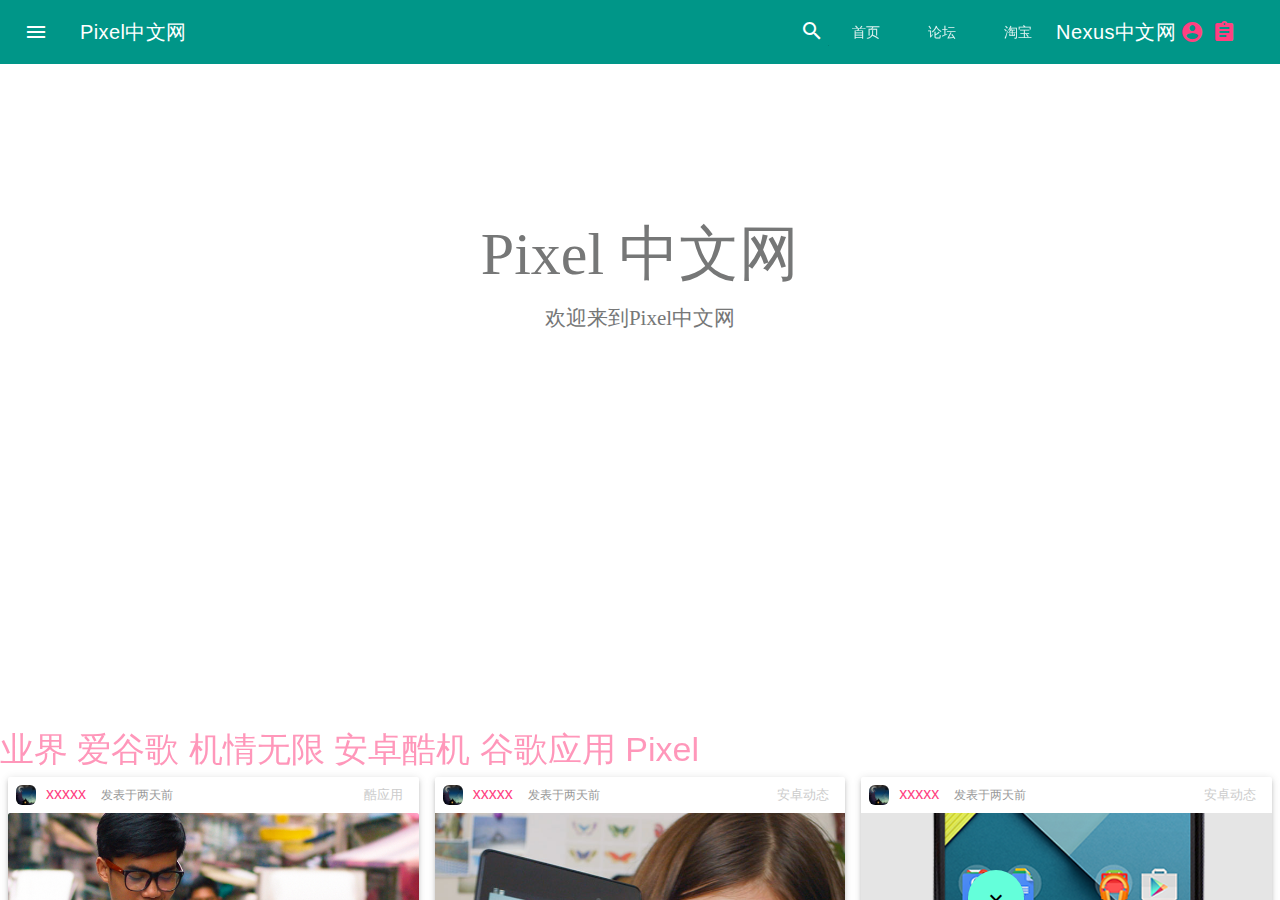
<file: html/index-o.html>
<!doctype html>
  <html>
    <head>
      <meta charset="utf-8">
      <meta http-equiv="X-UA-Compatible" content="IE=edge">
      <meta name="description" content="Nexus中文网-为信仰而充值">
      <meta name="viewport" content="width=device-width, initial-scale=1.0, minimum-scale=1.0">
      <title>Pixel中文网-为信仰而充值</title>
      <meta name="viewport" content="width=320.1,initial-scale=1,minimum-scale=1,maximum-scale=1,user-scalable=no,minimal-ui" />
      <meta name="apple-mobile-web-app-title" content="Pixel中文网-为信仰而充值" />
      <meta name="apple-mobile-web-app-capable" content="yes" />
      <meta name="apple-mobile-web-app-status-bar-style" content="black-translucent" />
      <meta content="telephone=no" name="format-detection" />
      <meta name="full-screen" content="yes" />
      <meta name="x5-fullscreen" content="true" />

      <!-- Page styles -->
      <link rel="stylesheet" href="../css/icon.css">
      <link rel="stylesheet" href="../css/material.min.css">
      <link rel="stylesheet" href="../css/styles.css">
      <link rel="stylesheet" href="../css/homepage.css">
    </head>
    <body>
      <div class="mdl-layout mdl-js-layout mdl-layout--fixed-header">
        <div class="nex-header mdl-layout__header mdl-layout__header--waterfall">
          <div class="mdl-layout__header-row">
            <span class="nex-title mdl-layout-title">Pixel中文网</span>
            <!-- Add spacer, to align navigation to the right in desktop -->
            <div class="nex-header-spacer mdl-layout-spacer"></div>
            <div class="nex-search-box mdl-textfield mdl-js-textfield mdl-textfield--expandable mdl-textfield--floating-label mdl-textfield--align-right mdl-textfield--full-width">
              <label class="mdl-button mdl-js-button mdl-button--icon nex-navigation-search" for="search-field">
                <i class="material-icons">search</i>
              </label>

              <div class="mdl-textfield__expandable-holder">
                <input class="mdl-textfield__input" type="text" id="search-field">
              </div>
            </div>
            <!-- Navigation -->
            <div class="nex-navigation-container">
              <nav class="nex-navigation mdl-navigation">
                <a class="mdl-navigation__link"  href="index.html">首页</a>
                <a class="mdl-navigation__link" href="forum.html">论坛</a>
                <a class="mdl-navigation__link" href="##">淘宝</a>
              </nav>
            </div>
            <span class="nex-mobile-title mdl-layout-title">
              Nexus中文网
            </span>
            <button class="nex-more-button mdl-button mdl-js-button mdl-button--icon   nex-navigation-icon " id="login">
              <a href="login.html"><i class="material-icons">account_circle</i></a>
            </button>
            <div class="mdl-tooltip" data-mdl-for="login">
              登录
            </div>
            <button class="nex-more-button mdl-button mdl-js-button mdl-button--icon nex-navigation-icon" id="register">
              <a href="register.html"><i class="material-icons">assignment</i></a>
            </button>
            <div class="mdl-tooltip" data-mdl-for="register">
              注册
            </div>
          </div>
        </div>

        <div class="nex-drawer mdl-layout__drawer">
          <div class="mdl-layout-title">
            <a href="##"><img src="../images/user_por.png" class="user-img" />  <span class="nex-user">真是这样</span></a>
            <div class="nex-drawer-icon">
              <a href="##" id="email"><span class="mdl-badge nex-mdl-badge" data-badge="4"><i class="btn-noti material-icons">email</i></span></a>
              <div class="mdl-tooltip" for="email">
                消息
              </div>
              <a href="##" id="fa"><span class="mdl-badge nex-mdl-badge" data-badge="4"><i class="btn-noti material-icons">face</i></span><!-- <span class="mdl-badge" data-badge="4">新听众</span> --></a>
              <div class="mdl-tooltip" for="fa">
                新朋友
              </div>
              <a href="##" id="st"><span class="mdl-badge nex-mdl-badge" data-badge="4"><i class="btn-noti material-icons">settings</i></span></a>
              <div class="mdl-tooltip" for="st">
                系统消息
              </div>
            </div>
          </div>
          <nav class="mdl-navigation">
            <a class="mdl-navigation__link" href="list.html"><i class="material-icons">home</i> 首页</a>
            <a class="mdl-navigation__link" href="forum.html"><i class="material-icons">forum</i> 论坛</a>
            <a class="mdl-navigation__link" href="forum.html"><i class="tb"> </i> 淘宝</a>
            <a class="mdl-navigation__link" href="zone1.html">个人中心[用于[测试]</a>
            <div class="nex-drawer-separator"></div>
          </nav>
        </div>

        <div class="nex-content mdl-layout__content"> 


















          <a name="top"></a>
          <div class="nex-be-together-section mdl-typography--text-center">
            <div class="logo-font nex-slogan">Pixel 中文网</div>
            <div class="logo-font nex-sub-slogan">欢迎来到Pixel中文网</div>
            <div class="logo-font nex-create-character">
            </div>

            <a href="#screens">
              <button class="nex-fab mdl-button mdl-button--colored mdl-js-button mdl-button--fab mdl-js-ripple-effect">
                <i class="material-icons">expand_more</i>
              </button>
            </a>
          </div>
          <div class="nex-more-section">
            <div class="nex-section-title mdl-typography--display-1-color-contrast">
              <a href=""><span class="nex-tag nex-default-color active">业界</span></a>
              <a href=""><span class="nex-tag nex-default-color">爱谷歌</span></a>
              <a href=""><span class="nex-tag nex-default-color">机情无限</span></a>
              <a href=""><span class="nex-tag nex-default-color">安卓酷机</span></a>
              <a href=""><span class="nex-tag nex-default-color">谷歌应用</span></a>
              <a href=""><span class="nex-tag nex-default-color">Pixel</span></a>
            </div>
            <div class="nex-card-container mdl-grid">
              <div class="mdl-cell mdl-cell--4-col mdl-cell--4-col-tablet mdl-cell--4-col-phone mdl-card mdl-shadow--3dp">
                <div class="mdl-card__title nex-maker-info">
                  <a href=""><img src="../images/user_por.png" class="page-maker" /><span class="nex-card-username">xxxxx</span></a>
                  <span class="font-size-12"> 发表于两天前</span>
                  <span class="nex-no">酷应用</span>
                </div>
                <div class="mdl-card__media">
                  <a href="##"><img src="../images/more-from-1.png" class="nex-img" /></a>
                </div>
                <div class="mdl-card__title">
                  <h4 class="mdl-card__title-text"><a href="content.html" class="nex-card-title">应用推荐：你懂得</a></h4>
                </div>
                <div class="mdl-card__supporting-text" >
                  <ul class="nex-card-comment mdl-list" data-target="comm1">
                    <li class="mdl-list__item mdl-list__item--three-line">
                      <span class="mdl-list__item-primary-content">
                        <i class="material-icons mdl-list__item-avatar">person</i>
                        <span class="font-default">Ever</span>
                        <span class="nex-card-comment-time">1分钟前</span>
                        <span class="mdl-list__item-text-body">
                          你咋不上天呢
                        </span>
                      </span>
                    </li>
                    <li class="mdl-list__item mdl-list__item--three-line">
                      <span class="mdl-list__item-primary-content">
                        <i class="material-icons  mdl-list__item-avatar">person</i>
                        <span class="font-default">杨鹏义</span>
                        <span class="nex-card-comment-time">5分钟前</span>
                        <span class="mdl-list__item-text-body">
                          我正在上天
                        </span>
                      </span>
                    </li>
                    <li class="mdl-list__item mdl-list__item--three-line">
                      <span class="mdl-list__item-primary-content">
                        <i class="material-icons  mdl-list__item-avatar">person</i>
                        <span class="font-default">杜大平</span> 
                        <span class="nex-card-comment-time">9分钟前</span>
                        <span class="mdl-list__item-text-body">
                          是这样的呀阿大声道飒飒大大哥大还是够得按时给大哥是的哈感受到哈股东会ultrices nulla quis nibh. Quisque a lectus. Donec consectetuer ligula vulputate sem tristique cursus. Nam nulla quam, gravida non, commodo a, sodales sit amet, nisi.Praesent dapibus, neque id cursus faucibus, tortor neque egestas augue, eu vulputate magna eros eu erat. Aliquam erat volutpat. Nam dui mi, tincidunt quis, accumsan porttitor, facilisis luctus, metus.
                        </span>
                      </span>
                    </li>
                    <li class="mdl-list__item mdl-list__item--three-line">
                      <span class="mdl-list__item-primary-content">
                        <i class="material-icons  mdl-list__item-avatar">person</i>
                        <span class="font-default">郑心享</span>
                        <span class="nex-card-comment-time">10分钟前</span>
                        <span class="mdl-list__item-text-body">
                          我也在天上呀
                        </span>
                      </span>
                    </li>
                    <li class="mdl-list__item mdl-list__item--three-line">
                      <span class="mdl-list__item-primary-content">
                        <i class="material-icons  mdl-list__item-avatar">person</i>
                        <span class="font-default">杜大平小号</span> 
                        <span class="nex-card-comment-time">11分钟前</span>
                        <span class="mdl-list__item-text-body">
                          看到我的乱码没，没没没额懱没嗯没么么么么么么Phasellus ultrices nulla quis nibh. Quisque a lectus.
                        </span>
                      </span>
                    </li>
                  </ul>
                </div>
                <div class="mdl-card__actions">
                  <div class="float-left">
                    <a class=" mdl-button mdl-js-button mdl-button--icon mdl-js-ripple-effect nex-navigation-icon"><i class="material-icons">thumb_up</i></a> 
                    <a class="mdl-button mdl-js-button mdl-button--icon mdl-js-ripple-effect nex-navigation-icon"><i class="material-icons">share</i></a> 
                    <a class=" mdl-button mdl-js-button mdl-button--icon mdl-js-ripple-effect nex-navigation-icon nex-comment" for="comm1"><i class="material-icons">comment</i></a>
                  </div>
                  <a class="nex-link mdl-button mdl-js-button float-right" href="">
                    点击阅读
                    <i class="material-icons">chevron_right</i>
                  </a>
                </div>
              </div>

              <div class="mdl-cell mdl-cell--4-col mdl-cell--4-col-tablet mdl-cell--4-col-phone mdl-card mdl-shadow--3dp">
                <div class="mdl-card__title nex-maker-info">
                  <a href=""><img src="../images/user_por.png" class="page-maker" /><span class="nex-card-username">xxxxx</span></a>
                  <span class="font-size-12"> 发表于两天前</span>
                  <span class="nex-no">安卓动态</span>
                </div>
                <div class="mdl-card__media">
                  <a href="##"><img src="../images/more-from-4.png" class="nex-img"></a>
                </div>
                <div class="mdl-card__title">
                  <h4 class="mdl-card__title-text"><a href="content.html" class="nex-card-title">我国360团队宣布成功破解谷歌pixel手机安全机制</a></h4>
                </div>
                <div class="mdl-card__supporting-text">
                  <ul class="nex-card-comment mdl-list" data-target="comm2">
                    <li class="mdl-list__item mdl-list__item--three-line">
                      <span class="mdl-list__item-primary-content">
                        <i class="material-icons mdl-list__item-avatar">person</i>
                        <span class="font-default">Ever</span>
                        <span class="nex-card-comment-time">1分钟前</span>
                        <span class="mdl-list__item-text-body">
                          你咋不上天呢
                        </span>
                      </span>
                    </li>
                    <li class="mdl-list__item mdl-list__item--three-line">
                      <span class="mdl-list__item-primary-content">
                        <i class="material-icons  mdl-list__item-avatar">person</i>
                        <span class="font-default">杨鹏义</span>
                        <span class="nex-card-comment-time">5分钟前</span>
                        <span class="mdl-list__item-text-body">
                          我正在上天
                        </span>
                      </span>
                    </li>
                    <li class="mdl-list__item mdl-list__item--three-line">
                      <span class="mdl-list__item-primary-content">
                        <i class="material-icons  mdl-list__item-avatar">person</i>
                        <span class="font-default">杜大平</span> 
                        <span class="nex-card-comment-time">9分钟前</span>
                        <span class="mdl-list__item-text-body">
                          是这样的呀阿大声道飒飒大大哥大还是够得按时给大哥是的哈感受到哈股东会ultrices nulla quis nibh. Quisque a lectus. Donec consectetuer ligula vulputate sem tristique cursus. Nam nulla quam, gravida non, commodo a, sodales sit amet, nisi.Praesent dapibus, neque id cursus faucibus, tortor neque egestas augue, eu vulputate magna eros eu erat. Aliquam erat volutpat. Nam dui mi, tincidunt quis, accumsan porttitor, facilisis luctus, metus.
                        </span>
                      </span>
                    </li>
                    <li class="mdl-list__item mdl-list__item--three-line">
                      <span class="mdl-list__item-primary-content">
                        <i class="material-icons  mdl-list__item-avatar">person</i>
                        <span class="font-default">郑心享</span>
                        <span class="nex-card-comment-time">10分钟前</span>
                        <span class="mdl-list__item-text-body">
                          我也在天上呀
                        </span>
                      </span>
                    </li>
                    <li class="mdl-list__item mdl-list__item--three-line">
                      <span class="mdl-list__item-primary-content">
                        <i class="material-icons  mdl-list__item-avatar">person</i>
                        <span class="font-default">杜大平小号</span> 
                        <span class="nex-card-comment-time">11分钟前</span>
                        <span class="mdl-list__item-text-body">
                          看到我的乱码没，没没没额懱没嗯没么么么么么么Phasellus ultrices nulla quis nibh. Quisque a lectus. Donec consectetuer ligula vulputate sem tristique cursus.
                        </span>
                      </span>
                    </li>
                  </ul>
                </div>
                <div class="mdl-card__actions">
                  <div class="float-left">
                    <a class="mdl-button mdl-js-button mdl-button--icon mdl-js-ripple-effect nex-navigation-icon"><i class="material-icons">thumb_up</i></a> 
                    <a class="mdl-button mdl-js-button mdl-button--icon mdl-js-ripple-effect nex-navigation-icon"><i class="material-icons">share</i></a> 
                    <a class="mdl-button mdl-js-button mdl-button--icon mdl-js-ripple-effect nex-navigation-icon nex-comment" for="comm2"><i class="material-icons">comment</i></a>
                  </div>
                  <a class="nex-link mdl-button mdl-js-button float-right" href="">
                    点击阅读
                    <i class="material-icons">chevron_right</i>
                  </a>
                </div>
              </div>

              <div class="mdl-cell mdl-cell--4-col mdl-cell--4-col-tablet mdl-cell--4-col-phone mdl-card mdl-shadow--3dp">
                <div class="mdl-card__title nex-maker-info">
                  <a href=""><img src="../images/user_por.png" class="page-maker" /><span class="nex-card-username">xxxxx</span></a>
                  <span class="font-size-12"> 发表于两天前</span>
                  <span class="nex-no">安卓动态</span>
                </div>
                <div class="mdl-card__media">
                  <a href="##"><img src="../images/more-from-2.png" class="nex-img"/></a>
                </div>
                <div class="mdl-card__title">
                   <h4 class="mdl-card__title-text"><a href="content.html" class="nex-card-title">谷歌助理可以在社交媒体上分享网站的文章</a></h4>
                </div>
                <div class="mdl-card__supporting-text">
                  <ul class="nex-card-comment mdl-list" data-target="comm3">
                    <li class="mdl-list__item mdl-list__item--three-line">
                      <span class="mdl-list__item-primary-content">
                        <i class="material-icons mdl-list__item-avatar">person</i>
                        <span class="font-default">Ever</span>
                        <span class="nex-card-comment-time">1分钟前</span>
                        <span class="mdl-list__item-text-body">
                          你咋不上天呢
                        </span>
                      </span>
                    </li>
                    <li class="mdl-list__item mdl-list__item--three-line">
                      <span class="mdl-list__item-primary-content">
                        <i class="material-icons  mdl-list__item-avatar">person</i>
                        <span class="font-default">杨鹏义</span>
                        <span class="nex-card-comment-time">5分钟前</span>
                        <span class="mdl-list__item-text-body">
                          我正在上天
                        </span>
                      </span>
                    </li>
                    <li class="mdl-list__item mdl-list__item--three-line">
                      <span class="mdl-list__item-primary-content">
                        <i class="material-icons  mdl-list__item-avatar">person</i>
                        <span class="font-default">杜大平</span> 
                        <span class="nex-card-comment-time">9分钟前</span>
                        <span class="mdl-list__item-text-body">
                          是这样的呀阿大声道飒飒大大哥大还是够得按时给大哥是的哈感受到哈股东会ultrices nulla quis nibh. Quisque a lectus. Donec consectetuer ligula vulputate sem tristique cursus. Nam nulla quam, gravida non, commodo a, sodales sit amet, nisi.Praesent dapibus, neque id cursus faucibus, tortor neque egestas augue, eu vulputate magna eros eu erat. Aliquam erat volutpat. Nam dui mi, tincidunt quis, accumsan porttitor, facilisis luctus, metus.
                        </span>
                      </span>
                    </li>
                    <li class="mdl-list__item mdl-list__item--three-line">
                      <span class="mdl-list__item-primary-content">
                        <i class="material-icons  mdl-list__item-avatar">person</i>
                        <span class="font-default">郑心享</span>
                        <span class="nex-card-comment-time">10分钟前</span>
                        <span class="mdl-list__item-text-body">
                          我也在天上呀
                        </span>
                      </span>
                    </li>
                    <li class="mdl-list__item mdl-list__item--three-line">
                      <span class="mdl-list__item-primary-content">
                        <i class="material-icons  mdl-list__item-avatar">person</i>
                        <span class="font-default">杜大平小号</span> 
                        <span class="nex-card-comment-time">11分钟前</span>
                        <span class="mdl-list__item-text-body">
                          看到我的乱码没，没没没额懱没嗯没么么么么么么Phasellus ultrices nulla quis nibh. Quisque a lectus. Donec consectetuer ligula vulputate sem tristique cursus.
                        </span>
                      </span>
                    </li>
                  </ul>
                </div>
                <div class="mdl-card__actions">
                  <div class="float-left">
                    <a class="mdl-button mdl-js-button mdl-button--icon mdl-js-ripple-effect nex-navigation-icon"><i class="material-icons">thumb_up</i></a> 
                    <a class="mdl-button mdl-js-button mdl-button--icon mdl-js-ripple-effect nex-navigation-icon"><i class="material-icons">share</i></a> 
                    <a class="mdl-button mdl-js-button mdl-button--icon mdl-js-ripple-effect nex-navigation-icon nex-comment" for="comm3"><i class="material-icons ">comment</i></a>
                  </div>
                  <a class="nex-link mdl-button mdl-js-button float-right" href="">
                     点击阅读
                    <i class="material-icons">chevron_right</i>
                  </a>
                </div>
              </div>

              <div class="mdl-cell mdl-cell--4-col mdl-cell--4-col-tablet mdl-cell--4-col-phone mdl-card mdl-shadow--3dp">
                <div class="mdl-card__media">
                  <a href="##"><img src="../images/more-from-1.png" class="nex-img"/></a>
                </div>
                <div class="mdl-card__title">
                  <h4 class="mdl-card__title-text"><a href="content.html" class="nex-card-title">应用推荐：你懂得</a></h4>
                </div>
                <div class="mdl-card__title nex-maker-info">
                  <a href=""><img src="../images/user_por.png" class="page-maker" /><span class="nex-card-username">xxxxx</span></a>
                  <span class="font-size-12"> 发表于两天前</span>
                  <span class="nex-no">酷应用</span>
                </div>
                <div class="mdl-card__supporting-text" >
                  <ul class="nex-card-comment mdl-list" data-target="comm4">
                    <li class="mdl-list__item mdl-list__item--three-line">
                      <span class="mdl-list__item-primary-content">
                        <i class="material-icons mdl-list__item-avatar">person</i>
                        <span class="font-default">Ever</span>
                        <span class="nex-card-comment-time">1分钟前</span>
                        <span class="mdl-list__item-text-body">
                          你咋不上天呢
                        </span>
                      </span>
                    </li>
                    <li class="mdl-list__item mdl-list__item--three-line">
                      <span class="mdl-list__item-primary-content">
                        <i class="material-icons  mdl-list__item-avatar">person</i>
                        <span class="font-default">杨鹏义</span>
                        <span class="nex-card-comment-time">5分钟前</span>
                        <span class="mdl-list__item-text-body">
                          我正在上天
                        </span>
                      </span>
                    </li>
                    <li class="mdl-list__item mdl-list__item--three-line">
                      <span class="mdl-list__item-primary-content">
                        <i class="material-icons  mdl-list__item-avatar">person</i>
                        <span class="font-default">杜大平</span> 
                        <span class="nex-card-comment-time">9分钟前</span>
                        <span class="mdl-list__item-text-body">
                          是这样的呀阿大声道飒飒大大哥大还是够得按时给大哥是的哈感受到哈股东会ultrices nulla quis nibh. Quisque a lectus. Donec consectetuer ligula vulputate sem tristique cursus. Nam nulla quam, gravida non, commodo a, sodales sit amet, nisi.Praesent dapibus, neque id cursus faucibus, tortor neque egestas augue, eu vulputate magna eros eu erat. Aliquam erat volutpat. Nam dui mi, tincidunt quis, accumsan porttitor, facilisis luctus, metus.
                        </span>
                      </span>
                    </li>
                    <li class="mdl-list__item mdl-list__item--three-line">
                      <span class="mdl-list__item-primary-content">
                        <i class="material-icons  mdl-list__item-avatar">person</i>
                        <span class="font-default">郑心享</span>
                        <span class="nex-card-comment-time">10分钟前</span>
                        <span class="mdl-list__item-text-body">
                          我也在天上呀
                        </span>
                      </span>
                    </li>
                    <li class="mdl-list__item mdl-list__item--three-line">
                      <span class="mdl-list__item-primary-content">
                        <i class="material-icons  mdl-list__item-avatar">person</i>
                        <span class="font-default">杜大平小号</span> 
                        <span class="nex-card-comment-time">11分钟前</span>
                        <span class="mdl-list__item-text-body">
                          看到我的乱码没，没没没额懱没嗯没么么么么么么Phasellus ultrices nulla quis nibh. Quisque a lectus. Donec consectetuer ligula vulputate sem tristique cursus.
                        </span>
                      </span>
                    </li>
                  </ul>
                </div>
                <div class="mdl-card__actions">
                  <div class="float-left">
                    <a class="mdl-button mdl-js-button mdl-button--icon mdl-js-ripple-effect nex-navigation-icon"><i class="material-icons">thumb_up</i></a> 
                    <a class="mdl-button mdl-js-button mdl-button--icon mdl-js-ripple-effect nex-navigation-icon"><i class="material-icons">share</i></a> 
                    <a class="mdl-button mdl-js-button mdl-button--icon mdl-js-ripple-effect nex-navigation-icon nex-comment" for="comm4"><i class="material-icons">comment</i></a>
                  </div>
                  <a class="nex-link mdl-button mdl-js-button float-right" href="">
                    点击阅读
                    <i class="material-icons">chevron_right</i>
                  </a>
                </div>
              </div>

              <div class="mdl-cell mdl-cell--4-col mdl-cell--4-col-tablet mdl-cell--4-col-phone mdl-card mdl-shadow--3dp">
                <div class="mdl-card__media">
                  <a href="##"><img src="../images/more-from-4.png" class="nex-img"></a>
                </div>
                <div class="mdl-card__title">
                  <h4 class="mdl-card__title-text"><a href="content.html" class="nex-card-title">阅读更多</a></h4>
                </div>
                <div class="mdl-card__title nex-maker-info">
                  <a href=""><img src="../images/user_por.png" class="page-maker" /><span class="nex-card-username">xxxxx</span></a>
                  <span class="font-size-12"> 2016-11-01 </span>
                  <span class="nex-no">安卓动态</span>
                </div>
                <div class="mdl-card__supporting-text">
                  <ul class="nex-card-comment mdl-list" data-target="comm5">
                    <li class="mdl-list__item mdl-list__item--three-line">
                      <span class="mdl-list__item-primary-content">
                        <i class="material-icons mdl-list__item-avatar">person</i>
                        <span class="font-default">Ever</span>
                        <span class="nex-card-comment-time">1分钟前</span>
                        <span class="mdl-list__item-text-body">
                          你咋不上天呢
                        </span>
                      </span>
                    </li>
                    <li class="mdl-list__item mdl-list__item--three-line">
                      <span class="mdl-list__item-primary-content">
                        <i class="material-icons  mdl-list__item-avatar">person</i>
                        <span class="font-default">杨鹏义</span>
                        <span class="nex-card-comment-time">5分钟前</span>
                        <span class="mdl-list__item-text-body">
                          我正在上天
                        </span>
                      </span>
                    </li>
                    <li class="mdl-list__item mdl-list__item--three-line">
                      <span class="mdl-list__item-primary-content">
                        <i class="material-icons  mdl-list__item-avatar">person</i>
                        <span class="font-default">杜大平</span> 
                        <span class="nex-card-comment-time">9分钟前</span>
                        <span class="mdl-list__item-text-body">
                          是这样的呀阿大声道飒飒大大哥大还是够得按时给大哥是的哈感受到哈股东会ultrices nulla quis nibh. Quisque a lectus. Donec consectetuer ligula vulputate sem tristique cursus. Nam nulla quam, gravida non, commodo a, sodales sit amet, nisi.Praesent dapibus, neque id cursus faucibus, tortor neque egestas augue, eu vulputate magna eros eu erat. Aliquam erat volutpat. Nam dui mi, tincidunt quis, accumsan porttitor, facilisis luctus, metus.
                        </span>
                      </span>
                    </li>
                    <li class="mdl-list__item mdl-list__item--three-line">
                      <span class="mdl-list__item-primary-content">
                        <i class="material-icons  mdl-list__item-avatar">person</i>
                        <span class="font-default">郑心享</span>
                        <span class="nex-card-comment-time">10分钟前</span>
                        <span class="mdl-list__item-text-body">
                          我也在天上呀
                        </span>
                      </span>
                    </li>
                    <li class="mdl-list__item mdl-list__item--three-line">
                      <span class="mdl-list__item-primary-content">
                        <i class="material-icons  mdl-list__item-avatar">person</i>
                        <span class="font-default">杜大平小号</span> 
                        <span class="nex-card-comment-time">11分钟前</span>
                        <span class="mdl-list__item-text-body">
                          看到我的乱码没，没没没额懱没嗯没么么么么么么Phasellus ultrices nulla quis nibh. Quisque a lectus.
                        </span>
                      </span>
                    </li>
                  </ul>
                </div>
                <div class="mdl-card__actions">
                  <div class="float-left">
                    <a class="mdl-button mdl-js-button mdl-button--icon mdl-js-ripple-effect nex-navigation-icon"><i class="material-icons">thumb_up</i></a> 
                    <a class=" mdl-button mdl-js-button mdl-button--icon mdl-js-ripple-effect nex-navigation-icon"><i class="material-icons">share</i></a> 
                    <a class="mdl-button mdl-js-button mdl-button--icon mdl-js-ripple-effect nex-navigation-icon nex-comment" for="comm5"><i class="material-icons">comment</i></a>
                  </div>
                  <a class="nex-link mdl-button mdl-js-button float-right" href="">
                    点击阅读
                    <i class="material-icons">chevron_right</i>
                  </a>
                </div>
              </div>

              <div class="mdl-cell mdl-cell--4-col mdl-cell--4-col-tablet mdl-cell--4-col-phone mdl-card mdl-shadow--3dp">
                <div class="mdl-card__media">
                  <a href="##"><img src="../images/more-from-2.png" class="nex-img"/></a>
                </div>
                <div class="mdl-card__title">
                  <h4 class="mdl-card__title-text"><a href="content.html" class="nex-card-title">谷歌助理可以在社交媒体上分享网站的文章</a></h4>
                </div>
                <div class="mdl-card__title nex-maker-info">
                  <a href=""><img src="../images/user_por.png" class="page-maker" /><span class="nex-card-username">xxxxx</span></a>
                  <span class="font-size-12"> 发表于两天前</span>
                  <span class="nex-no">安卓动态</span>
                </div>
                <div class="mdl-card__supporting-text">
                  <ul class="nex-card-comment mdl-list" data-target="comm6">
                    <li class="mdl-list__item mdl-list__item--three-line">
                      <span class="mdl-list__item-primary-content">
                        <i class="material-icons mdl-list__item-avatar">person</i>
                        <span class="font-default">Ever</span>
                        <span class="nex-card-comment-time">1分钟前</span>
                        <span class="mdl-list__item-text-body">
                          你咋不上天呢
                        </span>
                      </span>
                    </li>
                    <li class="mdl-list__item mdl-list__item--three-line">
                      <span class="mdl-list__item-primary-content">
                        <i class="material-icons  mdl-list__item-avatar">person</i>
                        <span class="font-default">杨鹏义</span>
                        <span class="nex-card-comment-time">5分钟前</span>
                        <span class="mdl-list__item-text-body">
                          我正在上天
                        </span>
                      </span>
                    </li>
                    <li class="mdl-list__item mdl-list__item--three-line">
                      <span class="mdl-list__item-primary-content">
                        <i class="material-icons  mdl-list__item-avatar">person</i>
                        <span class="font-default">杜大平</span> 
                        <span class="nex-card-comment-time">9分钟前</span>
                        <span class="mdl-list__item-text-body">
                          是这样的呀阿大声道飒飒大大哥大还是够得按时给大哥是的哈感受到哈股东会ultrices nulla quis nibh. Quisque a lectus. Donec consectetuer ligula vulputate sem tristique cursus. Nam nulla quam, gravida non, commodo a, sodales sit amet, nisi.Praesent dapibus, neque id cursus faucibus, tortor neque egestas augue, eu vulputate magna eros eu erat. Aliquam erat volutpat. Nam dui mi, tincidunt quis, accumsan porttitor, facilisis luctus, metus.
                        </span>
                      </span>
                    </li>
                    <li class="mdl-list__item mdl-list__item--three-line">
                      <span class="mdl-list__item-primary-content">
                        <i class="material-icons  mdl-list__item-avatar">person</i>
                        <span class="font-default">郑心享</span>
                        <span class="nex-card-comment-time">10分钟前</span>
                        <span class="mdl-list__item-text-body">
                          我也在天上呀
                        </span>
                      </span>
                    </li>
                    <li class="mdl-list__item mdl-list__item--three-line">
                      <span class="mdl-list__item-primary-content">
                        <i class="material-icons  mdl-list__item-avatar">person</i>
                        <span class="font-default">杜大平小号</span> 
                        <span class="nex-card-comment-time">11分钟前</span>
                        <span class="mdl-list__item-text-body">
                          看到我的乱码没，没没没额懱没嗯没么么么么么么Phasellus ultrices nulla quis nibh. Quisque a lectus. Donec consectetuer ligula vulputate sem tristique cursus.
                        </span>
                      </span>
                    </li>
                  </ul>
                </div>
                <div class="mdl-card__actions">
                  <div class="float-left">
                    <a class="mdl-button mdl-js-button mdl-button--icon mdl-js-ripple-effect nex-navigation-icon"><i class="material-icons">thumb_up</i></a> 
                    <a class="mdl-button mdl-js-button mdl-button--icon mdl-js-ripple-effect nex-navigation-icon"><i class="material-icons">share</i></a> 
                    <a class="mdl-button mdl-js-button mdl-button--icon mdl-js-ripple-effect nex-navigation-icon nex-comment" for="comm6"><i class="material-icons">comment</i></a>

                  </div>                  
                  <a class="nex-link mdl-button mdl-js-button float-right" href="">
                     点击阅读
                    <i class="material-icons">chevron_right</i>
                  </a>
                </div>
              </div>
            </div>
            <nav class="mdl-color-text--grey-50 mdl-cell mdl-cell--12-col">
              <a href="##" class="nex-page">
                <button class="mdl-button mdl-js-button mdl-js-ripple-effect mdl-button--icon  mdl-color-text--grey-900" role="presentation" data-upgraded=",MaterialButton,MaterialRipple">
                  <i class="material-icons">arrow_back</i>
                <span class="mdl-button__ripple-container"><span class="mdl-ripple"></span></span></button>
                <span>上一页</span>
              </a>
              <a href="##" class="nex-nextpage nex-page">
                <span>下一页</span>
                <button class="mdl-button mdl-js-button mdl-js-ripple-effect mdl-button--icon  mdl-color-text--grey-900" role="presentation" data-upgraded=",MaterialButton,MaterialRipple">
                  <i class="material-icons">arrow_forward</i>
                <span class="mdl-button__ripple-container"><span class="mdl-ripple"></span></span></button>
              </a>
            </nav>
          </div>
          <footer class="nex-footer mdl-mega-footer">
            <div class="mdl-mega-footer--top-section">
              <div class="mdl-mega-footer--left-section nex-footer-section">
                <button class="mdl-mega-footer--social-btn microblog"></button>
                &nbsp;
                <button class="mdl-mega-footer--social-btn microblog"></button>
                &nbsp;
                <button class="mdl-mega-footer--social-btn microblog"></button>
              </div>
              <!-- <div class="mdl-mega-footer--right-section">
                <a class="mdl-typography--font-light" href="#top">
                  回到顶部
                  <i class="material-icons">expand_less</i>
                </a>
              </div> -->
            </div>
            <div class="mdl-mega-footer__middle-section mdl-grid">
              <div class="mdl-cell--8-col mdl-cell mdl-cell--12-tablet mdl-cell--12-phone">
                <div class="mdl-mega-footer__drop-down-section">
                  <input class="mdl-mega-footer__heading-checkbox" type="checkbox" checked>
                  <h1 class="mdl-mega-footer__heading">关于我们</h1>
                  <ul class="mdl-mega-footer__link-list">
                    <li><a href="#">加入我们</a></li>
                    <li><a href="#">关于我们</a></li>
                    <li><a href="#">Pixel</a></li>
                    <li><a href="#">代购</a></li>
                  </ul>
                </div>

                <div class="mdl-mega-footer__drop-down-section">
                  <input class="mdl-mega-footer__heading-checkbox" type="checkbox" checked>
                  <h1 class="mdl-mega-footer__heading">Nexus系列</h1>
                  <ul class="mdl-mega-footer__link-list">
                    <li><a href="#">Nexus 6P</a></li>
                    <li><a href="#">Nexus 5x</a></li>
                    <li><a href="#">Nexus 7</a></li>
                    <li><a href="#">Nexus 9</a></li>
                  </ul>
                </div>

                <div class="mdl-mega-footer__drop-down-section">
                  <input class="mdl-mega-footer__heading-checkbox" type="checkbox" checked>
                  <h1 class="mdl-mega-footer__heading">讨论区</h1>
                  <ul class="mdl-mega-footer__link-list">
                    <li><a href="#">爱谷歌</a></li>
                    <li><a href="#">业界</a></li>
                    <li><a href="#">配件周边</a></li>
                    <li><a href="#">讨论区</a></li>
                  </ul>
                </div>

                <div class="mdl-mega-footer__drop-down-section">
                  <input class="mdl-mega-footer__heading-checkbox" type="checkbox" checked>
                  <h1 class="mdl-mega-footer__heading">基础入门</h1>
                  <ul class="mdl-mega-footer__link-list">
                    <li><a href="#">基础入门</a></li>
                    <li><a href="#">进阶玩法</a></li>
                    <li><a href="#">玩机教程</a></li>
                    <li><a href="#">moto x</a></li>
                  </ul>
                </div>

                <div class="mdl-mega-footer__drop-down-section">
                  <input class="mdl-mega-footer__heading-checkbox" type="checkbox" checked>
                  <h1 class="mdl-mega-footer__heading">安卓地带</h1>
                  <ul class="mdl-mega-footer__link-list">
                    <li><a href="#">安卓地带</a></li>
                    <li><a href="#">苹果</a></li>
                    <li><a href="#">那些rom</a></li>
                    <li><a href="#">机情无限</a></li>
                  </ul>
                </div>
              </div>
              <div class="mdl-cell--4-col mdl-cell mdl-cell--12-tablet mdl-cell--12-phone">
                <h1 class="mdl-mega-footer__heading">商业链接</h1>
                <ul class="nex-footer-right">
                  <li><i class="material-icons v-middle">link</i> <a href="" class="nex-ad-link">果粉社区</a></li>
                  <li><i class="material-icons v-middle">link</i> <a href="" class="nex-ad-link">淘宝</a></li>
                  <li><i class="material-icons v-middle">link</i> <a href="" class="nex-ad-link">百度首页</a></li>
                </ul>
              </div>
            </div>
            <div class="mdl-mega-footer--bottom-section">
              <!-- <p class="mdl-typography--font-light">Pixel中文网www.pixcn.cn是为全球所有华人google迷提供交流最新Pixel,nexus 6p, nexus 5x,nexus 7,nexus 9, moto x+1, moto g二代谷歌，安卓资讯，业界科技信息，使用和玩机技巧的科技资讯社交媒体网站</p>
              <p class="mdl-typography--font-light">兄弟站点果粉社区</p>
              <p class="mdl-typography--font-light">Powered by 摩酷 © 2011-2013</p>
              <p class="mdl-typography--font-light">nexus中文网QQ群(只加注册用户):13128324(主力群), 188153148,258269925,moto x粉丝群:1299655</p> -->
              <a class="nex-link mdl-typography--font-light" href="##">桌面版</a>
              <a class="nex-link mdl-typography--font-light" href="##">手机版</a>
              <div class="nex-drawer-separator"></div>
              <p class="mdl-typography--font-light font-size-min">Powered by 摩酷 © 2011-2013 <a href="" class="nex-link mdl-typography--font-light">( 鄂ICP备16014165号-3 )</a></p>
              <p class="mdl-typography--font-light font-size-min">Pixel中文网www.pixcn.cn是为全球所有华人google迷提供交流最新Pixel,nexus 6p, nexus 5x,nexus 7,nexus 9, moto x+1, moto g二代谷歌，安卓资讯，业界科技信息，使用和玩机技巧的科技资讯社交媒体网站Pixel中文网</p>
            </div>
          </footer>
        </div>
      </div>
      <a href="##" class="mdl-button mdl-js-button mdl-button--fab mdl-button--raised mdl-js-ripple-effect mdl-color--accent mdl-color-text--accent-contrast"><i class="material-icons">add</i></a>
      <a href="##" class="mdl-button mdl-js-button mdl-button--fab mdl-button--raised mdl-js-ripple-effect mdl-color--accent mdl-color-text--accent-contrast"><i class="material-icons">add</i></a>

      <a href="##" class="mdl-button mdl-js-button mdl-button--fab mdl-button--raised mdl-js-ripple-effect mdl-color--accent mdl-color-text--accent-contrast"><i class="material-icons">add</i></a>
      <a href="##" class="mdl-button mdl-js-button mdl-button--fab mdl-button--raised mdl-js-ripple-effect mdl-color--accent mdl-color-text--accent-contrast"><i class="material-icons">add</i></a>
      <ul class="mdl-menu mdl-js-menu mdl-menu--top-right mdl-js-ripple-effect" for="menu-dropdown">
        <li class="mdl-menu__item">投稿(New Post)</li>
        <li class="mdl-menu__item">收藏(Favorite)</li>
        <li class="mdl-menu__item">Rss</li>
      </ul>
      <script src="../js/material.min.js"></script>
      <script type="text/javascript" src="../js/jquery-1.11.3.min.js"></script>
      <script type="text/javascript" src="../js/index.js"></script>
    </body>
  </html>
</file>
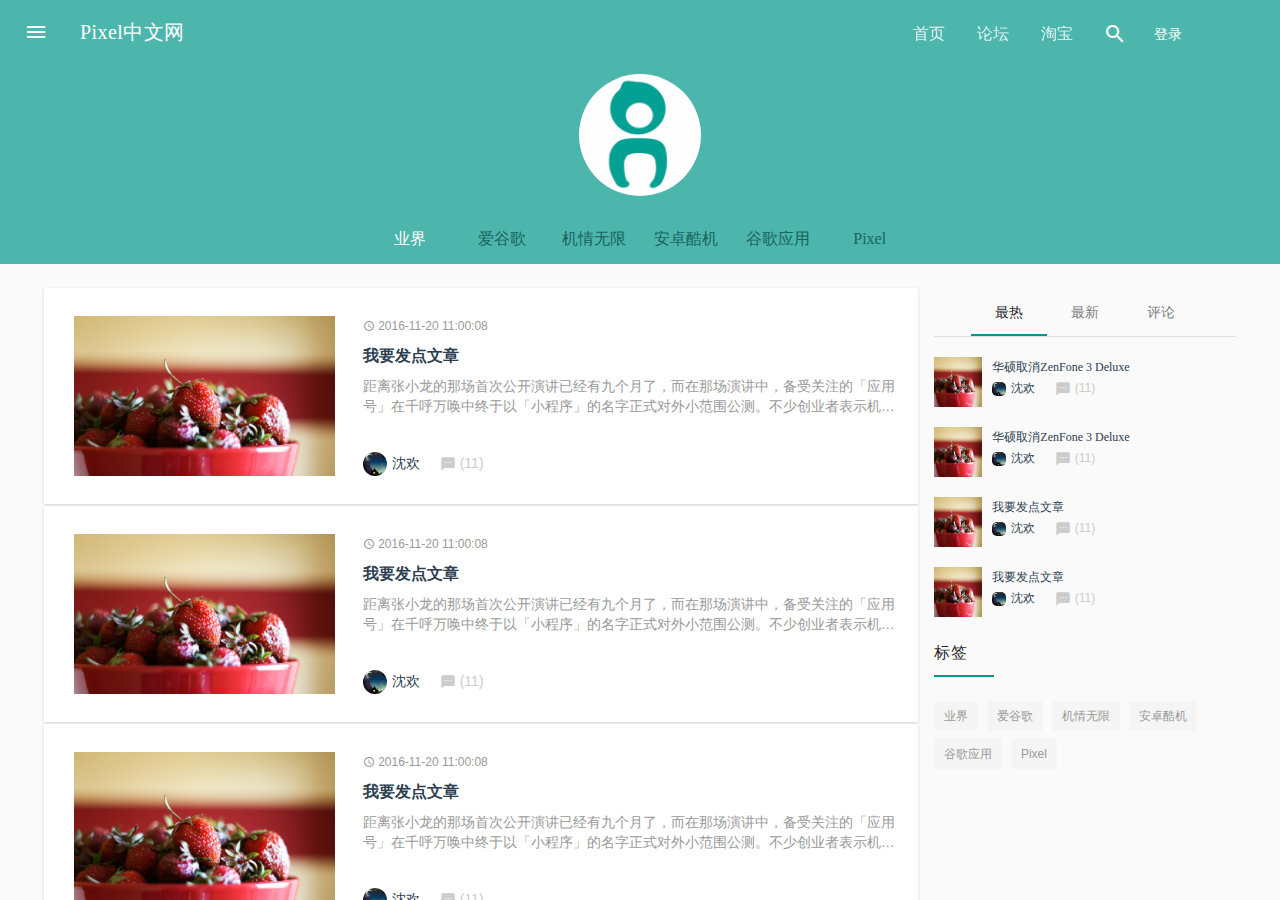
<file: html/list.html>
<!doctype html>
<html>
  <head>
    <meta charset="utf-8">
    <meta http-equiv="X-UA-Compatible" content="IE=edge">
    <meta name="description" content="Nexus中文网-为信仰而充值">
    <meta name="viewport" content="width=device-width, initial-scale=1.0, minimum-scale=1.0">
    <title>Pixel中文网-文章列表</title>
    <meta name="viewport" content="width=320.1,initial-scale=1,minimum-scale=1,maximum-scale=1,user-scalable=no,minimal-ui" />
    <meta name="apple-mobile-web-app-title" content="Pixel中文网-为信仰而充值" />
    <meta name="apple-mobile-web-app-capable" content="yes" />
    <meta name="apple-mobile-web-app-status-bar-style" content="black-translucent" />
    <meta content="telephone=no" name="format-detection" />
    <meta name="full-screen" content="yes" />
    <meta name="x5-fullscreen" content="true" />
    <!-- Page styles -->
    <link rel="stylesheet" href="../css/icon.css">
    <link rel="stylesheet" href="../css/material.min.css">
    <link rel="stylesheet" href="../css/index.css">
    <link rel="stylesheet" href="../css/styles.css">
    <link rel="stylesheet" href="../css/homepage.css">
    <link rel="stylesheet" href="../css/list.css">
  </head>
  <body>
    <div class="mdl-layout mdl-js-layout mdl-layout--fixed-header">
      <div class="nex-header mdl-layout__header mdl-layout__header--waterfall">
        <div class="nex-header-row mdl-layout__header-row">
          <span class="nex-title mdl-layout-title">Pixel中文网</span>
          <!-- Add spacer, to align navigation to the right in desktop -->
          <div class="nex-header-spacer mdl-layout-spacer"></div>
          <div class="nex-search-box mdl-textfield mdl-js-textfield mdl-textfield--expandable mdl-textfield--floating-label mdl-textfield--align-right mdl-textfield--full-width">
            <label class="mdl-button mdl-js-button mdl-button--icon nex-navigation-search" for="search-field">
              <i class="material-icons">search</i>
            </label>

            <div class="mdl-textfield__expandable-holder">
              <input class="mdl-textfield__input" type="text" id="search-field">
            </div>
          </div>
          <span class="nex-mobile-title mdl-layout-title">
            Nexus中文网
          </span>
          <!-- Navigation -->
          <div class="nex-navigation-container">
            <nav class="nex-navigation mdl-navigation">
              <a class="mdl-navigation__link"  href="index.html">首页</a>
              <a class="mdl-navigation__link" href="forum.html">论坛</a>
              <a class="mdl-navigation__link" href="##">淘宝</a>
            </nav>
          </div>
          <button class="nex-more-button mdl-button mdl-js-button mdl-js-ripple-effect  nex-navigation-icon " id="login">
            登录
          </button>
        </div>
      </div>

      <div class="nex-drawer mdl-layout__drawer ">
        <div class="mdl-layout-title">
          <a href="login.html"><img src="../images/writer.jpg" class="nex-user-portrait user-img" />  <span class="nex-user">亲爱的阿基米德</span></a>
          <p class="nex-zone-sub-userif"><span><i class="material-icons nex-zone-star">star</i>等级 11 </span><span><i class="material-icons">filter_vintage</i>积分 100</span></p>
        </div>
        <nav class="mdl-navigation">
          <a class="mdl-navigation__link" href="list.html"><i class="material-icons nex-content-icon">home</i> 首页</a>
          <a class="mdl-navigation__link" href="forum.html"><i class="material-icons nex-content-icon">forum</i> 论坛</a>
          <a class="mdl-navigation__link" href="forum.html"><i class="tb"> </i> 淘宝</a>
          <div class="nex-drawer-separator"></div>
          <div class="nex-drawer-icon">
            <button class="padding-sm mdl-button mdl-js-button mdl-js-ripple-effect">
              <i class="btn-noti material-icons">notifications</i>
              <span class="mdl-badge nex-mdl-badge" data-badge="4">消息</span>
            </button>
            <button class="padding-sm mdl-button mdl-js-button mdl-js-ripple-effect">
              <i class="btn-grade material-icons">grade</i>
              <span>收藏</span>
            </button>
            <button class="padding-sm mdl-button mdl-js-button mdl-js-ripple-effect">
              <i class="btn-settings material-icons">settings</i>
              <span>设置</span>
            </button>
          </div>
        </nav>
      </div>

      <div class="mdl-layout__content">
        <div class="nex-be-together-section mdl-typography--text-center">
          <!-- <div class="logo-font nex-slogan">Pixel 中文网</div> -->
          <div>
            <a href="">
            <img src="../images/photo.jpg" class="nex-list-brand" />
          </a>
          </div>
          <div>
              <a href=""><span class="nex-nav nex-default-color active">业界</span></a>
            <a href=""><span class="nex-nav">爱谷歌</span></a>
            <a href=""><span class="nex-nav">机情无限</span></a>
            <a href=""><span class="nex-nav">安卓酷机</span></a>
            <a href=""><span class="nex-nav">谷歌应用</span></a>
            <a href=""><span class="nex-nav">Pixel</span></a>
          </div>
        </div>
        <div class="mdl-grid nex-body">
          <div class="mdl-cell mdl-cell--9-col mdl-cell--8-col-tablet mdl-cell--4-col-phone nex-hp-0">
            <div class="mdl-grid width-size">
              <div class="mdl-cell mdl-cell--12-col mdl-cell--12-col-tablet mdl-cell--12-col-phone mdl-card nex-list-block">
                <div class="mdl-cell mdl-cell--4-col-desktop mdl-cell--3-col-tablet mdl-cell--4-col-phone nex-ovf">
                  <img src="../images/post-img.jpg" class="nex-list-img  nex-img">
                </div>
                <div class="mdl-cell mdl-cell--8-col mdl-cell--4-col-tablet mdl-cell--4-col-phone nex-list-block-content">
                  <span class="nex-list-time"><i class="material-icons v-middle">query_builder</i> 2016-11-20 11:00:08</span>
                  <span class="nex-list-header font-default"><a href="##">我要发点文章</a></span>
                    <span class="nex-list-body">距离张小龙的那场首次公开演讲已经有九个月了，而在那场演讲中，备受关注的「应用号」在千呼万唤中终于以「小程序」的名字正式对外小范围公测。不少创业者表示机会来了，也有很多人希望尝试小程序开发。</span>
                    <span class="display-block nex-list-lastline"><a href=""><img src="../images/user_por.png" class="small-page-maker" /><span class="nex-list-writer">沈欢</span></a><i class="material-icons margin-left">textsms</i> (11)</span>
                </div>
              </div>
              <div class="mdl-cell mdl-cell--12-col mdl-cell--12-col-tablet mdl-cell--12-col-phone mdl-card nex-list-block">
                <div class="mdl-cell mdl-cell--4-col-desktop mdl-cell--8-col-tablet mdl-cell--4-col-phone nex-ovf">
                  <img src="../images/post-img.jpg" class="nex-list-img  nex-img">
                </div>
                <div class="mdl-cell mdl-cell--8-col mdl-cell--8-col-tablet mdl-cell--4-col-phone nex-list-block-content">
                  <span class="nex-list-time"><i class="material-icons v-middle">query_builder</i> 2016-11-20 11:00:08</span>
                  <span class="nex-list-header font-default"><a href="##">我要发点文章</a></span>
                    <span class="nex-list-body">距离张小龙的那场首次公开演讲已经有九个月了，而在那场演讲中，备受关注的「应用号」在千呼万唤中终于以「小程序」的名字正式对外小范围公测。不少创业者表示机会来了，也有很多人希望尝试小程序开发。</span>
                    <span class="display-block nex-list-lastline"><a href=""><img src="../images/user_por.png" class="small-page-maker" /><span class="nex-list-writer">沈欢</span></a><i class="material-icons margin-left">textsms</i> (11)</span>
                </div>
              </div>
              <div class="mdl-cell mdl-cell--12-col mdl-cell--12-col-tablet mdl-cell--12-col-phone mdl-card nex-list-block">
                <div class="mdl-cell mdl-cell--4-col-desktop mdl-cell--2-col-tablet mdl-cell--4-col-phone nex-ovf">
                  <img src="../images/post-img.jpg" class="nex-list-img  nex-img">
                </div>
                <div class="mdl-cell mdl-cell--8-col mdl-cell--4-col-tablet mdl-cell--4-col-phone nex-list-block-content">
                  <span class="nex-list-time"><i class="material-icons v-middle">query_builder</i> 2016-11-20 11:00:08</span>
                  <span class="nex-list-header font-default"><a href="##">我要发点文章</a></span>
                    <span class="nex-list-body">距离张小龙的那场首次公开演讲已经有九个月了，而在那场演讲中，备受关注的「应用号」在千呼万唤中终于以「小程序」的名字正式对外小范围公测。不少创业者表示机会来了，也有很多人希望尝试小程序开发。</span>
                    <span class="display-block nex-list-lastline"><a href=""><img src="../images/user_por.png" class="small-page-maker" /><span class="nex-list-writer">沈欢</span></a><i class="material-icons margin-left">textsms</i> (11)</span>
                </div>
              </div>
            </div>
            <nav class="mdl-color-text--grey-50 mdl-cell mdl-cell--12-col">
                <a href="##" class="nex-page">
                  <button class="mdl-button mdl-js-button mdl-js-ripple-effect mdl-button--icon  mdl-color-text--grey-900" role="presentation" data-upgraded=",MaterialButton,MaterialRipple">
                    <i class="material-icons">arrow_back</i>
                  <span class="mdl-button__ripple-container"><span class="mdl-ripple"></span></span></button>
                  <span>上一页</span>
                </a>
                <a href="##" class="nex-nextpage nex-page">
                  <span>下一页</span>
                  <button class="mdl-button mdl-js-button mdl-js-ripple-effect mdl-button--icon  mdl-color-text--grey-900" role="presentation" data-upgraded=",MaterialButton,MaterialRipple">
                    <i class="material-icons">arrow_forward</i>
                  <span class="mdl-button__ripple-container"><span class="mdl-ripple"></span></span></button>
                </a>
              </nav>
          </div>
          <div class=" mdl-cell--3-col mdl-cell mdl-cell--12-tablet mdl-cell--12-phone nex-hp-1">
            <div class="mdl-tabs mdl-js-tabs">
              <div class="mdl-tabs__tab-bar">
                 <a href="#tab1-panel" class="mdl-tabs__tab is-active">最热</a>
                 <a href="#tab2-panel" class="mdl-tabs__tab">最新</a>
                 <a href="#tab3-panel" class="mdl-tabs__tab">评论</a>
              </div>
              <div class="mdl-tabs__panel is-active" id="tab1-panel">
                <div class="nex-small-list">
                  <div class="nex-small-list-img nex-ovf">
                    <a href=""><img src="../images/post-img.jpg" class=""></a>
                  </div>
                  <div class="nex-small-list-title">
                    <span class="nex-list-header font-default nex-small-list-item"><a href="##">华硕取消ZenFone 3 Deluxe</a></span>
                    <span class="display-block nex-list-lastline"><a href=""><img src="../images/user_por.png" class="small-page-maker" /><span class="nex-list-writer">沈欢</span></a><i class="material-icons margin-left">textsms</i> (11) </span>
                  </div>                   
                </div>
                <div class="nex-small-list">
                  <div class="nex-small-list-img nex-ovf">
                    <a href=""><img src="../images/post-img.jpg"></a>
                  </div>
                  <div class="nex-small-list-title">
                    <span class="nex-list-header font-default nex-small-list-item"><a href="##">华硕取消ZenFone 3 Deluxe</a></span>
                    <span class="display-block nex-list-lastline"><a href=""><img src="../images/user_por.png" class="small-page-maker" /><span class="nex-list-writer">沈欢</span></a><i class="material-icons margin-left">textsms</i> (11) </span>
                  </div>                   
                </div>
                <div class="nex-small-list">
                  <div class="nex-small-list-img nex-ovf">
                    <a href=""><img src="../images/post-img.jpg"></a>
                  </div>
                  <div class="nex-small-list-title">
                    <span class="nex-list-header font-default nex-small-list-item"><a href="##">我要发点文章</a></span>
                    <span class="display-block nex-list-lastline"><a href=""><img src="../images/user_por.png" class="small-page-maker" /><span class="nex-list-writer">沈欢</span></a><i class="material-icons margin-left">textsms</i> (11) </span>
                  </div>                   
                </div>
                <div class="nex-small-list">
                  <div class="nex-small-list-img nex-ovf">
                    <a href=""><img src="../images/post-img.jpg"></a>
                  </div>
                  <div class="nex-small-list-title">
                    <span class="nex-list-header font-default nex-small-list-item"><a href="##">我要发点文章</a></span>
                    <span class="display-block nex-list-lastline"><a href=""><img src="../images/user_por.png" class="small-page-maker" /><span class="nex-list-writer">沈欢</span></a><i class="material-icons margin-left">textsms</i> (11) </span>
                  </div>                   
                </div>
              </div>
              <div class="mdl-tabs__panel" id="tab2-panel">
                <div class="nex-small-list">
                  <div class="nex-small-list-img nex-ovf">
                    <a href=""><img src="../images/post-img.jpg"></a>
                  </div>
                  <div class="nex-small-list-title">
                    <span class="nex-list-header font-default nex-small-list-item"><a href="##">我要发点文章</a></span>
                    <span class="display-block nex-list-lastline"><a href=""><img src="../images/user_por.png" class="small-page-maker" /><span class="nex-list-writer">沈欢</span></a><i class="material-icons margin-left">textsms</i> (11) </span>
                  </div>                   
                </div>
                <div class="nex-small-list">
                  <div class="nex-small-list-img nex-ovf">
                    <a href=""><img src="../images/post-img.jpg" class="nex-list-img"></a>
                  </div>
                  <div class="nex-small-list-title">
                    <span class="nex-list-header font-default nex-small-list-item"><a href="##">我要发点文章</a></span>
                    <span class="display-block nex-list-lastline"><a href=""><img src="../images/user_por.png" class="small-page-maker" /><span class="nex-list-writer">沈欢</span></a><i class="material-icons margin-left">textsms</i> (11) </span>
                  </div>                   
                </div>
                <div class="nex-small-list">
                  <div class="nex-small-list-img nex-ovf">
                    <a href=""><img src="../images/post-img.jpg" class="nex-list-img"></a>
                  </div>
                  <div class="nex-small-list-title">
                    <span class="nex-list-header font-default nex-small-list-item"><a href="##">我要发点文章</a></span>
                    <span class="display-block nex-list-lastline"><a href=""><img src="../images/user_por.png" class="small-page-maker" /><span class="nex-list-writer">沈欢</span></a><i class="material-icons margin-left">textsms</i> (11) </span>
                  </div>                   
                </div>
              </div>
              <div class="mdl-tabs__panel" id="tab3-panel">
                
              </div>
            </div>
            <div class="nex-tag-block">
              <h6 class="nex-tag-block-title">标签</h6>
              <span class="nex-tag nex-default-color">业界</span>
              <span class="nex-tag nex-default-color">爱谷歌</span>
              <span class="nex-tag nex-default-color">机情无限</span>
              <span class="nex-tag nex-default-color">安卓酷机</span>
              <span class="nex-tag nex-default-color">谷歌应用</span>
              <span class="nex-tag nex-default-color">Pixel</span>
            </div>
          </div>
        </div>
        <footer class="nex-footer mdl-mega-footer">
          <div class="mdl-mega-footer--top-section">
            <div class="mdl-mega-footer--left-section nex-footer-section">
              <button class="mdl-mega-footer--social-btn microblog"></button>
              &nbsp;
              <button class="mdl-mega-footer--social-btn microblog"></button>
              &nbsp;
              <button class="mdl-mega-footer--social-btn microblog"></button>
            </div>
            <div class="mdl-mega-footer--right-section">
              <a class="mdl-typography--font-light" href="#top">
                回到顶部
                <i class="material-icons">expand_less</i>
              </a>
            </div>
          </div>
          <div class="mdl-mega-footer__middle-section mdl-grid">
            <div class="mdl-cell--8-col mdl-cell mdl-cell--12-tablet mdl-cell--12-phone">
              <div class="mdl-mega-footer__drop-down-section">
                <input class="mdl-mega-footer__heading-checkbox" type="checkbox" checked>
                <h1 class="mdl-mega-footer__heading">关于我们</h1>
                <ul class="mdl-mega-footer__link-list">
                  <li><a href="#">加入我们</a></li>
                  <li><a href="#">关于我们</a></li>
                  <li><a href="#">Pixel</a></li>
                  <li><a href="#">代购</a></li>
                </ul>
              </div>

              <div class="mdl-mega-footer__drop-down-section">
                <input class="mdl-mega-footer__heading-checkbox" type="checkbox" checked>
                <h1 class="mdl-mega-footer__heading">Nexus系列</h1>
                <ul class="mdl-mega-footer__link-list">
                  <li><a href="#">Nexus 6P</a></li>
                  <li><a href="#">Nexus 5x</a></li>
                  <li><a href="#">Nexus 7</a></li>
                  <li><a href="#">Nexus 9</a></li>
                </ul>
              </div>

              <div class="mdl-mega-footer__drop-down-section">
                <input class="mdl-mega-footer__heading-checkbox" type="checkbox" checked>
                <h1 class="mdl-mega-footer__heading">讨论区</h1>
                <ul class="mdl-mega-footer__link-list">
                  <li><a href="#">爱谷歌</a></li>
                  <li><a href="#">业界</a></li>
                  <li><a href="#">配件周边</a></li>
                  <li><a href="#">讨论区</a></li>
                </ul>
              </div>

              <div class="mdl-mega-footer__drop-down-section">
                <input class="mdl-mega-footer__heading-checkbox" type="checkbox" checked>
                <h1 class="mdl-mega-footer__heading">基础入门</h1>
                <ul class="mdl-mega-footer__link-list">
                  <li><a href="#">基础入门</a></li>
                  <li><a href="#">进阶玩法</a></li>
                  <li><a href="#">玩机教程</a></li>
                  <li><a href="#">moto x</a></li>
                </ul>
              </div>

              <div class="mdl-mega-footer__drop-down-section">
                <input class="mdl-mega-footer__heading-checkbox" type="checkbox" checked>
                <h1 class="mdl-mega-footer__heading">安卓地带</h1>
                <ul class="mdl-mega-footer__link-list">
                  <li><a href="#">安卓地带</a></li>
                  <li><a href="#">苹果</a></li>
                  <li><a href="#">那些rom</a></li>
                  <li><a href="#">机情无限</a></li>
                </ul>
              </div>
            </div>
            <div class="mdl-cell--4-col mdl-cell mdl-cell--12-tablet mdl-cell--12-phone">
              <ul class="nex-footer-right">
                <li><i class="material-icons v-middle">link</i> <a href="" class="nex-link">果粉社区</a></li>
                <li><i class="material-icons v-middle">link</i> <a href="" class="nex-link">淘宝</a></li>
                <li><i class="material-icons v-middle">link</i> <a href="" class="nex-link">百度首页</a></li>
              </ul>
            </div>
          </div>
          <div class="mdl-mega-footer--bottom-section">
            <!-- <p class="mdl-typography--font-light">Pixel中文网www.pixcn.cn是为全球所有华人google迷提供交流最新Pixel,nexus 6p, nexus 5x,nexus 7,nexus 9, moto x+1, moto g二代谷歌，安卓资讯，业界科技信息，使用和玩机技巧的科技资讯社交媒体网站</p>
            <p class="mdl-typography--font-light">兄弟站点果粉社区</p>
            <p class="mdl-typography--font-light">Powered by 摩酷 © 2011-2013</p>
            <p class="mdl-typography--font-light">nexus中文网QQ群(只加注册用户):13128324(主力群), 188153148,258269925,moto x粉丝群:1299655</p> -->
            <a class="nex-link mdl-typography--font-light" href="##">桌面版</a>
            <a class="nex-link mdl-typography--font-light" href="##">手机版</a>
            <div class="nex-drawer-separator"></div>
            <p class="mdl-typography--font-light font-size-min">Powered by 摩酷 © 2011-2013 <a href="" class="nex-link mdl-typography--font-light">( 鄂ICP备16014165号-3 )</a></p>
            <p class="mdl-typography--font-light font-size-min">Pixel中文网www.pixcn.cn是为全球所有华人google迷提供交流最新Pixel,nexus 6p, nexus 5x,nexus 7,nexus 9, moto x+1, moto g二代谷歌，安卓资讯，业界科技信息，使用和玩机技巧的科技资讯社交媒体网站Pixel中文网</p>
          </div>
        </footer>
      </div>
    </div>
    <a href="##" class="mdl-button mdl-js-button mdl-button--fab mdl-button--raised mdl-js-ripple-effect mdl-color--accent mdl-color-text--accent-contrast"><i class="material-icons">add</i></a>
    <a href="##" class="mdl-button mdl-js-button mdl-button--fab mdl-button--raised mdl-js-ripple-effect mdl-color--accent mdl-color-text--accent-contrast"><i class="material-icons">add</i></a>

    <a href="##" class="mdl-button mdl-js-button mdl-button--fab mdl-button--raised mdl-js-ripple-effect mdl-color--accent mdl-color-text--accent-contrast"><i class="material-icons">add</i></a>
    <a href="##" class="mdl-button mdl-js-button mdl-button--fab mdl-button--raised mdl-js-ripple-effect mdl-color--accent mdl-color-text--accent-contrast"><i class="material-icons">add</i></a>
    <ul class="mdl-menu mdl-js-menu mdl-menu--top-right mdl-js-ripple-effect" for="menu-dropdown">
      <li class="mdl-menu__item">投稿(New Post)</li>
      <li class="mdl-menu__item">收藏(Favorite)</li>
      <li class="mdl-menu__item">Rss</li>
    </ul>
    <script src="../js/material.min.js"></script>
    <script type="text/javascript" src="../js/jquery-1.11.3.min.js"></script>
    <script type="text/javascript" src="../js/index.js"></script>
  </body>
</html>
</file>
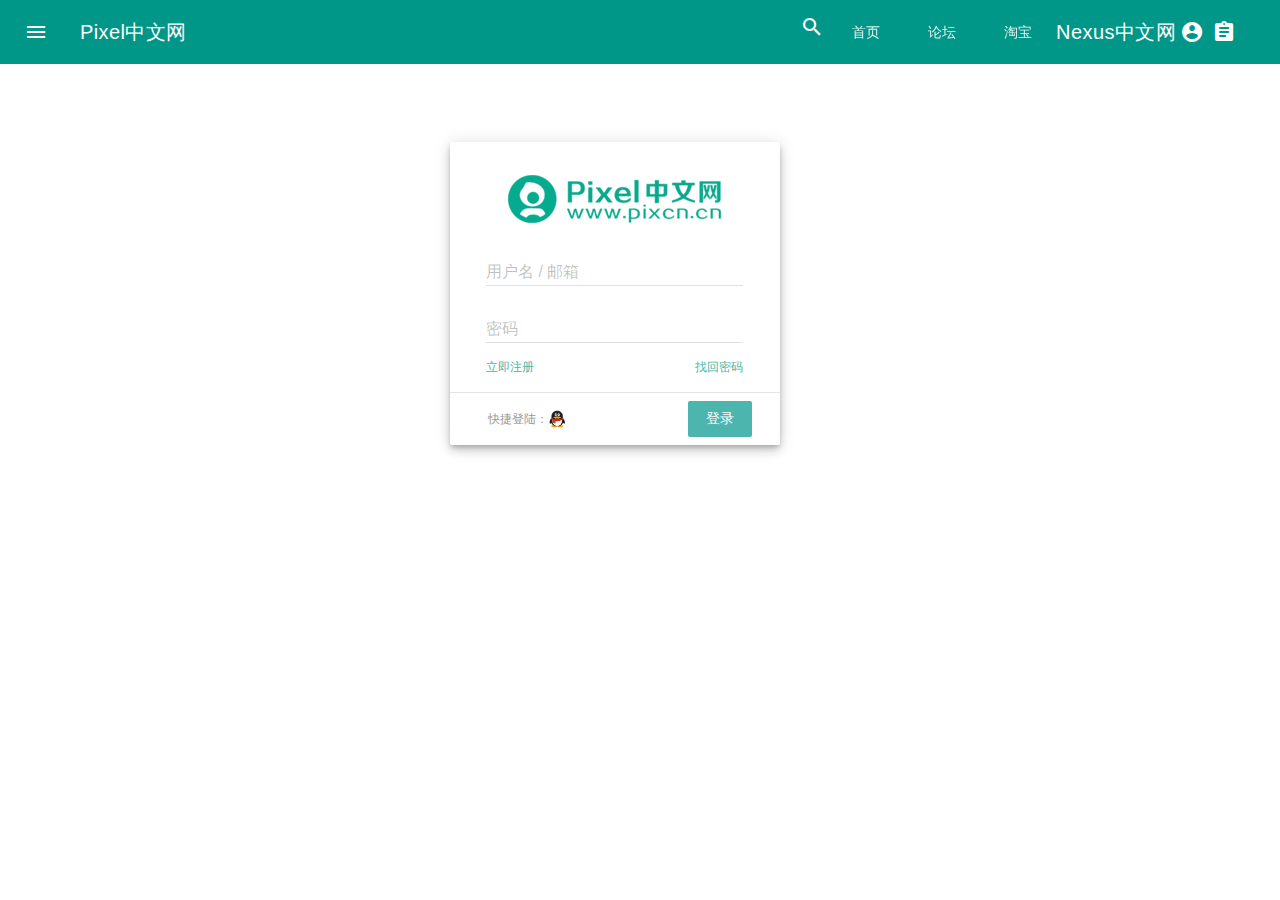
<file: html/login.html>
<!doctype html>
  <html>
    <head>
      <meta charset="utf-8">
      <meta http-equiv="X-UA-Compatible" content="IE=edge">
      <meta name="description" content="Nexus中文网-为信仰而充值">
      <meta name="viewport" content="width=device-width, initial-scale=1.0, minimum-scale=1.0">
      <title>Pixel中文网-为信仰而充值</title>
      <meta name="viewport" content="width=320.1,initial-scale=1,minimum-scale=1,maximum-scale=1,user-scalable=no,minimal-ui" />
      <meta name="apple-mobile-web-app-title" content="Pixel中文网-为信仰而充值" />
      <meta name="apple-mobile-web-app-capable" content="yes" />
      <meta name="apple-mobile-web-app-status-bar-style" content="black-translucent" />
      <meta content="telephone=no" name="format-detection" />
      <meta name="full-screen" content="yes" />
      <meta name="x5-fullscreen" content="true" />

      <!-- Page styles -->
      <link rel="stylesheet" href="../css/icon.css">
      <link rel="stylesheet" href="../css/material.min.css">
      <link rel="stylesheet" href="../css/styles.css">
      <link rel="stylesheet" href="../css/homepage.css">
      <link rel="stylesheet" href="../css/login-register.css">
    </head>
    <body>
      <div class="mdl-layout mdl-js-layout mdl-layout--fixed-header">
        <div class="nex-header mdl-layout__header mdl-layout__header--waterfall">
          <div class="mdl-layout__header-row">
            <span class="nex-title mdl-layout-title">Pixel中文网</span>
            <!-- Add spacer, to align navigation to the right in desktop -->
            <div class="nex-header-spacer mdl-layout-spacer"></div>
            <div class="nex-search-box mdl-textfield mdl-js-textfield mdl-textfield--expandable mdl-textfield--floating-label mdl-textfield--align-right mdl-textfield--full-width">
              <label class="mdl-button mdl-js-button mdl-button--icon nex-navigation-search" for="search-field">
                <i class="material-icons">search</i>
              </label>

              <div class="mdl-textfield__expandable-holder">
                <input class="mdl-textfield__input" type="text" id="search-field">
              </div>
            </div>
            <!-- Navigation -->
            <div class="nex-navigation-container">
              <nav class="nex-navigation mdl-navigation">
                <a class="mdl-navigation__link"  href="index.html">首页</a>
                <a class="mdl-navigation__link" href="forum.html">论坛</a>
                <a class="mdl-navigation__link" href="##">淘宝</a>
              </nav>
            </div>
            <span class="nex-mobile-title mdl-layout-title">
              Nexus中文网
            </span>
            <button class="nex-more-button mdl-button mdl-js-button mdl-button--icon mdl-js-ripple-effect  nex-navigation-icon " id="login">
              <i class="material-icons">account_circle</i>
            </button>
            <div class="mdl-tooltip" data-mdl-for="login">
              登录
            </div>
            <button class="nex-more-button mdl-button mdl-js-button mdl-button--icon mdl-js-ripple-effect nex-navigation-icon" id="register">
              <i class="material-icons">assignment</i>
            </button>
            <div class="mdl-tooltip" data-mdl-for="register">
              注册
            </div>
          </div>
        </div>

        <div class="nex-drawer mdl-layout__drawer">
          <div class="mdl-layout-title">
            <a href="##"><img src="../images/user_por.png" class="user-img" />  <span class="nex-user">真是这样</span></a>
            <div class="nex-drawer-icon">
              <a href="##" id="email"><span class="mdl-badge nex-mdl-badge" data-badge="4"><i class="btn-noti material-icons">email</i></span></a>
              <div class="mdl-tooltip" for="email">
                消息
              </div>
              <a href="##" id="fa"><span class="mdl-badge nex-mdl-badge" data-badge="4"><i class="btn-noti material-icons">face</i></span><!-- <span class="mdl-badge" data-badge="4">新听众</span> --></a>
              <div class="mdl-tooltip" for="fa">
                新朋友
              </div>
              <a href="##" id="st"><span class="mdl-badge nex-mdl-badge" data-badge="4"><i class="btn-noti material-icons">settings</i></span></a>
              <div class="mdl-tooltip" for="st">
                系统消息
              </div>
            </div>
          </div>
          <nav class="mdl-navigation">
            <a class="mdl-navigation__link" href="list.html"><i class="material-icons">home</i> 首页</a>
            <a class="mdl-navigation__link" href="forum.html"><i class="material-icons">forum</i> 论坛</a>
            <a class="mdl-navigation__link" href="forum.html"><i class="tb"> </i> 淘宝</a>
            <a class="mdl-navigation__link" href="zone1.html">个人中心[用于[测试]</a>
            <div class="nex-drawer-separator"></div>
          </nav>
        </div>

        <div class="nex-content mdl-layout__content">
            <div class="main mdl-grid">
              <div style="padding:20px; background:#fff;" class="mdl-cell mdl-cell--12-col ">
          <div class="login-box">
            <!-- <div class="login-logo">
              <img src="../images/logo.png" alt="">
            </div> -->

        <div class="mdl-card mdl-shadow--6dp">
            <div style="
    padding-bottom: 0; text-align:center;" class="mdl-card__title mdl-color-text--white">
              <img style="margin:0 auto;" src="../images/logo.png" alt="">             
            </div>
        <div  style="
    padding-top: 0;" class="mdl-card__supporting-text ">
                <form action="#" style="padding-bottom:5px;">
                    <!-- <div class="mdl-textfield mdl-js-textfield">
                        <input class="mdl-textfield__input" type="text" id="username" />
                        <label class="mdl-textfield__label" for="username">用户名</label>
                    </div> -->
                    <div style="margin-top:-10px; width:100%;" class="mdl-textfield mdl-js-textfield  mdl-textfield--floating-label">
                      <input class="mdl-textfield__input" type="text" id="username" />
                      <label class="mdl-textfield__label" for="username">用户名 / 邮箱</label>
                      <span class="mdl-textfield__error">Only alphabet and no spaces, please!</span>
                    </div>
                    <div style="margin-top:-10px;" class="mdl-textfield mdl-js-textfield  mdl-textfield--floating-label">
                        <input class="mdl-textfield__input" type="password" id="userpass" />
                        <label class="mdl-textfield__label" for="userpass">密码</label>
                    </div>
            <div >
              <a style="float:left;font-size:12px;color:#4cb5a6;margin-top:-5px;" href="register.html">立即注册</a>

              <a style="float:right;font-size:12px;color:#4cb5a6;margin-top:-5px;" href="#">找回密码</a>
            </div>
                </form>
            </div>
            <div class="mdl-card__actions mdl-card--border">  
              <div class="ologin">
                <span>快捷登陆：</span><img width="18px" height="18px;" src="../images/Tencent_QQ.png" alt="">
              </div>
                <button  style="float:right;margin-right:20px; background:#4cb5ad; color:#fff;font-family:'微软雅黑'" class="mdl-button mdl-button--colored mdl-js-button mdl-js-ripple-effect">登录</button>
            </div>
        </div>
          </div>
              </div>
            </div>
        </div>
      </div>
      <script src="../js/material.min.js"></script>
      <script type="text/javascript" src="../js/jquery-1.11.3.min.js"></script>
    </body>
  </html>
</file>
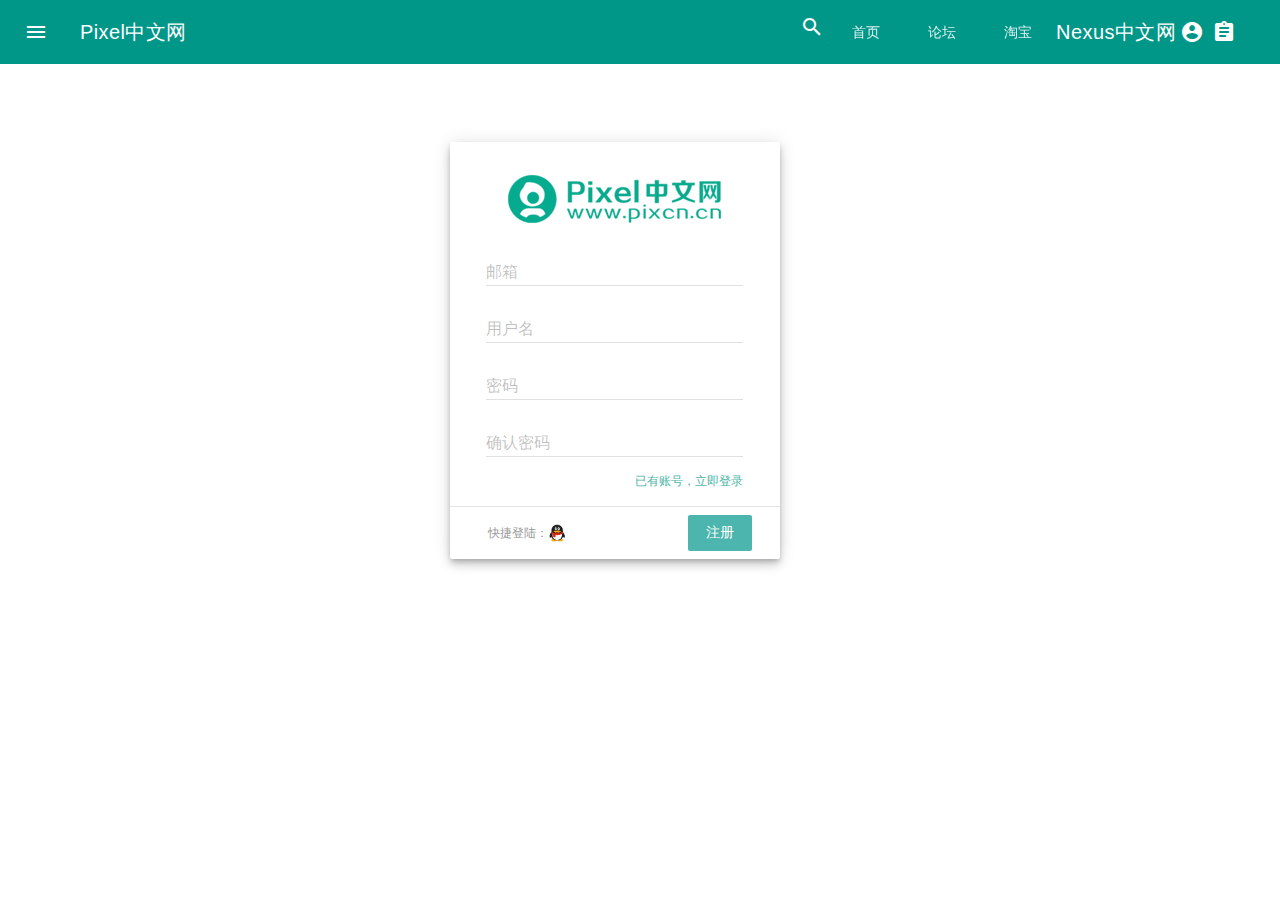
<file: html/register.html>
<!doctype html>
  <html>
    <head>
      <meta charset="utf-8">
      <meta http-equiv="X-UA-Compatible" content="IE=edge">
      <meta name="description" content="Nexus中文网-为信仰而充值">
      <meta name="viewport" content="width=device-width, initial-scale=1.0, minimum-scale=1.0">
      <title>Pixel中文网-为信仰而充值</title>
      <meta name="viewport" content="width=320.1,initial-scale=1,minimum-scale=1,maximum-scale=1,user-scalable=no,minimal-ui" />
      <meta name="apple-mobile-web-app-title" content="Pixel中文网-为信仰而充值" />
      <meta name="apple-mobile-web-app-capable" content="yes" />
      <meta name="apple-mobile-web-app-status-bar-style" content="black-translucent" />
      <meta content="telephone=no" name="format-detection" />
      <meta name="full-screen" content="yes" />
      <meta name="x5-fullscreen" content="true" />

      <!-- Page styles -->
      <link rel="stylesheet" href="../css/icon.css">
      <link rel="stylesheet" href="../css/material.min.css">
      <link rel="stylesheet" href="../css/styles.css">
      <link rel="stylesheet" href="../css/homepage.css">
      <link rel="stylesheet" href="../css/login-register.css">
    </head>
    <body>
      <div class="mdl-layout mdl-js-layout mdl-layout--fixed-header">
        <div class="nex-header mdl-layout__header mdl-layout__header--waterfall">
          <div class="mdl-layout__header-row">
            <span class="nex-title mdl-layout-title">Pixel中文网</span>
            <!-- Add spacer, to align navigation to the right in desktop -->
            <div class="nex-header-spacer mdl-layout-spacer"></div>
            <div class="nex-search-box mdl-textfield mdl-js-textfield mdl-textfield--expandable mdl-textfield--floating-label mdl-textfield--align-right mdl-textfield--full-width">
              <label class="mdl-button mdl-js-button mdl-button--icon nex-navigation-search" for="search-field">
                <i class="material-icons">search</i>
              </label>

              <div class="mdl-textfield__expandable-holder">
                <input class="mdl-textfield__input" type="text" id="search-field">
              </div>
            </div>
            <!-- Navigation -->
            <div class="nex-navigation-container">
              <nav class="nex-navigation mdl-navigation">
                <a class="mdl-navigation__link"  href="index.html">首页</a>
                <a class="mdl-navigation__link" href="forum.html">论坛</a>
                <a class="mdl-navigation__link" href="##">淘宝</a>
              </nav>
            </div>
            <span class="nex-mobile-title mdl-layout-title">
              Nexus中文网
            </span>
            <button class="nex-more-button mdl-button mdl-js-button mdl-button--icon mdl-js-ripple-effect  nex-navigation-icon " id="login">
              <i class="material-icons">account_circle</i>
            </button>
            <div class="mdl-tooltip" data-mdl-for="login">
              登录
            </div>
            <button class="nex-more-button mdl-button mdl-js-button mdl-button--icon mdl-js-ripple-effect nex-navigation-icon" id="register">
              <i class="material-icons">assignment</i>
            </button>
            <div class="mdl-tooltip" data-mdl-for="register">
              注册
            </div>
          </div>
        </div>

        <div class="nex-drawer mdl-layout__drawer">
          <div class="mdl-layout-title">
            <a href="##"><img src="../images/user_por.png" class="user-img" />  <span class="nex-user">真是这样</span></a>
            <div class="nex-drawer-icon">
              <a href="##" id="email"><span class="mdl-badge nex-mdl-badge" data-badge="4"><i class="btn-noti material-icons">email</i></span></a>
              <div class="mdl-tooltip" for="email">
                消息
              </div>
              <a href="##" id="fa"><span class="mdl-badge nex-mdl-badge" data-badge="4"><i class="btn-noti material-icons">face</i></span><!-- <span class="mdl-badge" data-badge="4">新听众</span> --></a>
              <div class="mdl-tooltip" for="fa">
                新朋友
              </div>
              <a href="##" id="st"><span class="mdl-badge nex-mdl-badge" data-badge="4"><i class="btn-noti material-icons">settings</i></span></a>
              <div class="mdl-tooltip" for="st">
                系统消息
              </div>
            </div>
          </div>
          <nav class="mdl-navigation">
            <a class="mdl-navigation__link" href="list.html"><i class="material-icons">home</i> 首页</a>
            <a class="mdl-navigation__link" href="forum.html"><i class="material-icons">forum</i> 论坛</a>
            <a class="mdl-navigation__link" href="forum.html"><i class="tb"> </i> 淘宝</a>
            <a class="mdl-navigation__link" href="zone1.html">个人中心[用于[测试]</a>
            <div class="nex-drawer-separator"></div>
          </nav>
        </div>

        <div class="nex-content mdl-layout__content">
            <div class="main mdl-grid">
              <div style="padding:20px; background:#fff;" class="mdl-cell mdl-cell--12-col ">
          <div class="login-box">
            <!-- <div class="login-logo">
              <img src="../images/logo.png" alt="">
            </div> -->

        <div class="mdl-card mdl-shadow--6dp">
            <div style="
    padding-bottom: 0; text-align:center;" class="mdl-card__title mdl-color-text--white">
              <img style="margin:0 auto;" src="../images/logo.png" alt="">             
            </div>
        <div  style="
    padding-top: 0;" class="mdl-card__supporting-text ">
                <form action="#" style="padding-bottom:5px;">
                    <div style="margin-top:-10px; width:100%;" class="mdl-textfield mdl-js-textfield  mdl-textfield--floating-label">
                      <input class="mdl-textfield__input" type="text" id="username" />
                      <label class="mdl-textfield__label" for="username"> 邮箱</label>
                      <span class="mdl-textfield__error">Only alphabet and no spaces, please!</span>
                    </div>
                    <div style="margin-top:-10px; width:100%;" class="mdl-textfield mdl-js-textfield  mdl-textfield--floating-label">
                      <input class="mdl-textfield__input" type="text" id="username" />
                      <label class="mdl-textfield__label" for="username">用户名</label>
                      <span class="mdl-textfield__error">Only alphabet and no spaces, please!</span>
                    </div>
                    <div style="margin-top:-10px;" class="mdl-textfield mdl-js-textfield  mdl-textfield--floating-label">
                        <input class="mdl-textfield__input" type="password" id="userpass" />
                        <label class="mdl-textfield__label" for="userpass">密码</label>
                    </div>
                    <div style="margin-top:-10px;" class="mdl-textfield mdl-js-textfield  mdl-textfield--floating-label">
                        <input class="mdl-textfield__input" type="password" id="userpass" />
                        <label class="mdl-textfield__label" for="userpass">确认密码</label>
                    </div>
            <div ><!-- 
              <a style="float:left;font-size:12px;color:#4cb5a6;margin-top:-10px;" href="#">已有账号，立即登录</a> -->

              <a style="float:right;font-size:12px;color:#4cb5a6;margin-top:-5px;z-index:2;" href="login.html">已有账号，立即登录</a>
            </div>
                </form>
            </div>
            <div class="mdl-card__actions mdl-card--border">  
              <div class="ologin">
                <span>快捷登陆：</span><img width="18px" height="18px;" src="../images/Tencent_QQ.png" alt="">
              </div>
                <button  style="float:right;margin-right:20px; background:#4cb5ad; color:#fff;font-family:'微软雅黑'" class="mdl-button mdl-button--colored mdl-js-button mdl-js-ripple-effect">注册</button>
            </div>
        </div>
          </div>
              </div>
            </div>
        </div>
      </div>
      <script src="../js/material.min.js"></script>
      <script type="text/javascript" src="../js/jquery-1.11.3.min.js"></script>
    </body>
  </html>
</file>
<file: css/icon.css>
/* fallback */
@font-face {
  font-family: 'Material Icons';
  font-style: normal;
  font-weight: 400;
  src: local('Material Icons'), local('MaterialIcons-Regular'), url(../font/2fcrYFNaTjcS6g4U3t-Y5ewrjPiaoEww8AihgqWRJAo.woff) format('woff');
}

.material-icons {
  font-family: 'Material Icons';
  font-weight: normal;
  font-style: normal;
  font-size: 24px;
  line-height: 1;
  letter-spacing: normal;
  text-transform: none;
  display: inline-block;
  white-space: nowrap;
  word-wrap: normal;
  direction: ltr;
  -webkit-font-feature-settings: 'liga';
  -webkit-font-smoothing: antialiased;
}
</file>
<file: css/index.css>
/*全局样式*/

/*基础样式*/
body {
  	margin: 0;
  	background: #FAFAFA;
}
::selection {
  	background-color: rgb(0,150,136);
  	color: #fff;
}
a {
  	text-decoration: none;
}
a img{
  	border: 0px;
}
/*头部样式*/
.nex-header .mdl-menu__container {
  z-index: 50;
  margin: 0 !important;
}
.nex-header {
  	overflow: visible;
  	background-color: #4DB6AC;
}
.nex-header .mdl-layout__drawer-button {
 	background: transparent;
  	color: #767777;
}

.nex-header .mdl-navigation__link {
  	color: #fff;
  	font-weight: 500;
  	font-size: 14px;
}
.nex-title {
  	color: #fff;
  	font-family: "微软雅黑";
  	font-weight: 500;
}
.nex-header .material-icons {
  	color: #fff;
  	margin-top: 1px;
}
	/*头部搜索框*/
.nex-search-box.is-focused + .nex-navigation-container {
  	opacity: 0;
}
.nex-search-box {
  	-webkit-order: 2;
      	-ms-flex-order: 2;
          	order: 2;
  	margin-left: 16px;
  	margin-right: 16px;
  	margin: 0;
}
.nex-search-box .mdl-textfield__input {
  	color: rgba(0, 0, 0, 0.87);
}
.mdl-textfield--expandable {
	padding-right: 5px;
    padding-left: 10px;
	width: auto;
}
.nex-mobile-title {
  	display: none ;
}
.nex-header-row {
	padding-right: 80px;
}

	/*首部导航*/
.nex-navigation-container {
  	direction: rtl;
  	-webkit-order: 1;
      	-ms-flex-order: 1;
          	order: 1;
  	width: 500px;
  	transition: opacity 0.2s cubic-bezier(0.4, 0, 0.2, 1),
  	width 0.2s cubic-bezier(0.4, 0, 0.2, 1);
}
.nex-navigation {
  	direction: ltr;
  	-webkit-justify-content: flex-end;
      	-ms-flex-pack: end;
          	justify-content: flex-end;
  	width: 800px;
}
.nex-navigation .mdl-navigation__link {
  	display: inline-block;
  	padding: 0 16px;
  	height: 60px;
  	line-height: 68px;
  	background-color: transparent !important;
  	border-bottom: 4px solid transparent;
  	font-family: "微软雅黑";
  	font-size: 16px;
}
.nex-navigation .mdl-navigation__link:hover {
    border-bottom: 4px solid rgb(0,150,136);
  }
.nex-navigation .is-visible{
    right: 0px!important;
}
.nex-navigation .mdl-navigation__link {
  	position:relative;
}
.nex-navigation-icon {
  	margin-top: 3px;	
}
.nex-navigation-search {
  	top:18px!important;
}
.nex-more-button {
	background: #4DB6AC;
  	color: #fff;
  	-webkit-order: 3;
      	-ms-flex-order: 3;
          	order: 3;
}
.nex-more-button:hover {
	background: rgb(0,150,136);
}
/*侧边栏*/
.nex-user {
  font-size:16px;
  color: #fff;
  font-family: "微软雅黑";
}
.nex-drawer {
  background:#fff;
}
.nex-drawer-separator {
  height: 1px;
  background-color: #dcdcdc;
  margin: 8px 0;
}
.nex-drawer .nex-content-icon,.tb {
  margin-right: 10px;
}
.nex-drawer .mdl-navigation__link.mdl-navigation__link {
  font-size: 14px;
  color: #999;
  font-family: "微软雅黑";
}

.nex-drawer span.mdl-navigation__link.mdl-navigation__link {
  color: #8bc34a;
}

.nex-drawer .mdl-layout-title {
  position: relative;
  padding-top: 40px;
  background: url(../images/mdl_bg.jpg) no-repeat;
  background-size: 100% 100%;
  color: #fff;
}
.nex-drawer .mdl-layout-title a {
  text-decoration:none; 
}
.nex-zone-sub-userif {
  color: #999;
}
.nex-zone-star {
  margin-bottom: 2px;
}
.nex-zone-sub-userif i {
  margin-right: 2px;
  font-size: 16px;
  vertical-align: middle;
}
.nex-zone-sub-userif span {
  margin-right: 10px;
  font-size: 12px;
}
.nex-drawer .nex-zone-sub-userif {
  color: #fff;
}
.nex-drawer-icon {
  display: flex;
  justify-content:center;
  height: 40px;
  padding:10px;
  flex-wrap:nowrap;
}
.btn-noti {
  color: #FFEB3B;
  font-size: 16px;
}
.btn-grade {
  color: #FFB74D;
  font-size: 16px;
}
.btn-settings {
  color: #757575;
  font-size: 16px;
}
.nex-drawer .nex-mdl-badge {
  margin-right: 10px;
}
.nex-drawer .nex-mdl-badge:after {
  top: -10px;
  left: -15px;
  width: 15px;
  height: 15px;
}
.nex-drawer-icon button{
  padding: 0;
  color: #999;
}
/*底部*/
.nex-footer {
  	background-color: #424242;
  	position: relative;
}
.nex-footer a:hover {
  	color: rgb(0,150,136);
}
.nex-footer .mdl-mega-footer--top-section::after {
  	border-bottom: none;
}

.nex-footer .mdl-mega-footer--middle-section::after {
  	border-bottom: none;
}

.nex-footer .mdl-mega-footer--bottom-section {
  	position: relative;
}

.nex-footer .mdl-mega-footer--bottom-section a {
  	margin-right: 2em;
}

.nex-footer .mdl-mega-footer--right-section a .material-icons {
  	position: relative;
  	top: 6px;
}
.nex-link {
  	text-decoration: none;
  	font-size: 12px;
 	color: rgb(0,150,136) !important;
}

.nex-link:hover {
  	color: rgb(255,64,129) !important;
}

.nex-link .material-icons {
  	position: relative;
  	top: -1px;
  	vertical-align: middle;
}
.nex-link-menu:hover {
  	cursor: pointer;
}
.mdl-mega-footer__heading {
  border-left: 2px solid #009688;
  padding-left: 10px;
}
.mdl-mega-footer__link-list {
  padding-left: 12px;
}
.mdl-mega-footer__link-list a {
  font-size: 12px;
}
.nex-footer-right {
  margin-top: 24px;
  padding-left: 0;
}
.nex-footer-right li {
  list-style: none;
  font-size: 12px;
  color: #9e9e9e;
}
.nex-ad-link {
  color: #9e9e9e!important;
}
.nex-ad-link:hover {
  color: rgb(0,150,136)!important;
}
.nex-footer-right i {
  margin-bottom: 1px;
  font-size: 12px;
}
.font-size-min {
  font-size: 12px;
  margin-bottom: 0;
}
.microblog {
  background: url(../images/microblog.png) no-repeat;
  width: 24px;
  height: 24px;
}
.tb {
  display: inline-block;
  background: url(../images/tb.png) no-repeat;
  width: 18px;
  height: 18px;
  background-size: 100% 100%;
  vertical-align: middle;
}
.nex-footer-section {
  margin-left: 10px;
}
/*结构部分*/
.nex-header-section {
	margin: 0 auto;
	max-width: 1200px;
	/*padding:8px 由mdl-grid提供padding*/
}
.nex-body {
	margin: 0 auto;
	max-width: 1208px;/*所有都是9-3分*/
}
/*内容导航*/
.nex-content-nav {
	min-height: 60px;
	overflow: hidden;
	padding:0 20px; 
}
.nex-content-nav-container {
	overflow: hidden;
	width: 100%;
}
.nex-content-nav-list {
  	display: flex;
  	height: 100%;
  	justify-content: flex-start;
  	flex-wrap:nowrap;
  	width: 2000px;
  	font-family: "微软雅黑";
  	line-height: 44px;
}
.nex-content-nav-list .active , .nex-content-nav-list .active:hover{
  background: rgb(0,150,136);
  color: #fff!important;
}
.nex-content-nav-list .nex-tag {
  padding: 10px 15px;
  color: #2C3E50;
}
	/*tab标签*/
.nex-tag {
  padding: 5px 10px;
  margin-right: 5px;
  background: #f5f5f5;
  font-size: 12px;
  border-radius: 2px;
  text-decoration: none;
}
.nex-tag:hover {
  background: #e5e5e5;
}
	/*渐变色*/
.nex-default-color {
  color: #999;
  -webkit-transition: color 1s;
}
.nex-default-color:hover {
  color: rgb(0,150,136);
}
/*内容主体*/
.nex-content-title {
	font-size:20px;
	color:#333;
	font-weight: 800;
	font-family: "微软雅黑";
}
.nex-content {
	font-size: 16px;
	color: #333;
	line-height: 160%;
}
/*收藏,评论等动作*/
.nex-content-action {
	color: #999;
	
}
.nex-content-icon {
	color:#aaa;
	font-size: 20px;
}
.nex-user-portrait {
	width: 48px;
	height: 48px;
	border-radius: 50%;
}
.user-img {
  border: 2px solid #fff;
}
@media (max-width: 900px) {
	.nex-navigation-container {
  	display: none;
	}
	.mdl-layout__header-row {
  	padding: 0 16px 0 56px;
	}
	.nex-more-button {
  	display: none;
	}
  .nex-mobile-title {
    display: block ;
    color: #ccc;
    order:-1;
    color: #fff;
    font-family: "微软雅黑";
  }
 
  .nex.nex-search-box.is-focused ~ .nex-mobile-title,
  .nex-search-box.is-focused + .nex-navigation-container + .nex-mobile-title {
    opacity:1;
  }
  .nex-more-button {
    display: none;
  }

  .nex-search-box.is-focused {
    width: calc(100%-60px);
    order:-3;
  }
  .nex-search-box.is-focused+  
  .nex-search-box .mdl-textfield__expandable-holder {
    width: 100%;
  }
  .nex-title {
    display: none;
  }
  .nex-search-box.is-focused + .nex-mobile-title {
    opacity: 0;
    width: 100px;
  }
  .mdl-mega-footer__drop-down-section {
    width: 100%;
  }
  .nex-footer .mdl-mega-footer--bottom-section {
    display: none;
  }
  .nex-cell-phone {
    width: 68%;
  }

}
</file>
<file: css/styles.css>
﻿.nex-hp-0 {
  padding: 0;
  margin-left: 0px;
}
.nex-hp-1 {
  padding: 8px 0;
  margin-left: 0;
  width: 25%;
}
.nex-hp-2 {
  padding: 0;
  margin: 0;
  width: 100%;
}
.nex-hp-3 {
  margin: 8px 0;
  width: 100%;
}
.nex-fab {
  position: absolute;
  right: 20%;
  bottom: -26px;
  z-index: 3;
  background: #64ffda !important;
  color: black !important;
}
.nex-drawer {
  border-right: none;
}
#slide ul {
  display: none;
}
#slide li{
  list-style: none;
}
.float-right {
  float: right;
}
.float-left {
  float: left;
}
.v-middle {
  vertical-align: middle;
}
.display-block {
  display: block;
}

.mdl-mega-footer__drop-down-section {
  width: 17%;
}
.nex-icon-style {
  margin-bottom: 1px;
  color: #999;
  font-size: 12px;
}
.font-default {
  font-family: "微软雅黑";
}
.mdl-mega-footer__heading {
  color: #fff;
  font-size: 12px;
}

/**漂浮按钮**/
.fixed-btn-box {
  position: fixed;
  right: 20px;
  bottom: 20px;      
  z-index: 5;
}
.fixed-btn {
  position: fixed;
  right: 20px;
  bottom: 20px;
  background: #00bcd4;
  transition:bottom .2s; 
}
.fixed-btn:hover {
  background: #3EDBEF;
}
.fixed-btn i{
  color: #fff;  
}
.fixed-btn-toTop, .fixed-btn-msg, .fixed-btn-create {
  bottom: 140px;
  z-index: 6;  
}
.fixed-btn-msg{
  bottom: 100px;
  z-index: 7;      
}
.fixed-btn-create{
  bottom: 60px;
  z-index: 8;
}
.fixed-btn-add{
  z-index: 9;   
  transform:rotate(45deg);
  transition:transform .1s;  
}
/**** Mobile layout ****/
@media (max-width: 900px) {
  .mdl-mega-footer__drop-down-section {
    width: 100%;
  }
  .nex-footer .mdl-mega-footer--bottom-section {
    display: none;
  }
  .nex-cell-phone {
    width: 68%;
  }
}
</file>
<file: css/homepage.css>
a {
  text-decoration: none;
}

.nex-big-pic {
  width: 100%;
}
.nex-big-pic-section {
  position: relative;
  margin: 2px;
  width: calc(50% - 6px);
  overflow: hidden;
}
.nex-hg-pic {
  position: relative;
  width: calc(50% - 2px);
  margin-right: 2px;
  overflow: hidden;
}
.nex-hg-pic {
  position: relative;
  width: calc(50% - 2px);
  margin-left: 2px; 
}
.tl-pic { margin: 0 2px 2px 0;}
.tr-pic { margin: 0 0 2px 2px;}
.bl-pic { margin: 1px 2px 0 0;}
.br-pic { margin: 1px 0 0 2px;}
.nex-hg-header-pic {
  display: flex;
  flex-wrap: wrap;
  align-items: flex-start;
  margin: 2px;
  width: calc(50% - 6px);
}
.nex-hg-header-pic img {
  width: 100%;
}
.nex-hg-title {
  position: absolute;
  display: inline-block;
  font-size: 16px;
  font-weight: 600;
  padding:10px 20px; 
  width: 87%;
  bottom: 0;
  left: 0;
  color: #fff;
  text-align: left;
  font-family: "微软雅黑";
  overflow : hidden;
  text-overflow: ellipsis;
  display: -webkit-box;
  -webkit-line-clamp: 2;
  -webkit-box-orient: vertical;
}
.logo-font {
  font-family: "微软雅黑";
  line-height: 1;
  color: #767777;
  font-weight: 500;
}
.nex-slogan {
  font-size: 60px;
  padding-top: 160px;
}

.nex-sub-slogan {
  font-size: 21px;
  padding-top: 24px;
}

.nex-create-character {
  font-size: 21px;
  padding-top: 400px;
}

.nex-create-character a {
  text-decoration: none;
  color: #767777;
  font-weight: 300;
}
.nex-card-container {
  padding: 0;
  margin-left: 0px;
}
.nex-card-container .mdl-card__media {
  overflow: hidden;
  background: transparent;
}
.nex-card-container .mdl-card__media img {
  width: 100%;
}

.nex-card-container .mdl-card__title {
  background: transparent;
  height: auto;
}

.nex-card-container .mdl-card__title-text {
  color: black;
  height: auto;
  width: 100%;
}
.nex-card-container .mdl-card__title-text a {
  font-weight: 300;
  text-decoration: none;
  color: #333;
  font-size: 18px;
  font-family: "微软雅黑";
  -webkit-transition: color .4s; /* Safari 和 Chrome */
}
.nex-card-container .mdl-card__title-text a:hover{
  height: auto;
  color: rgb(0,150,136);
}
.nex-card-container .mdl-card__supporting-text {
  height: auto;
  font-size: 1rem!important;
  color: rgba(0,0,0,.54);
  margin-bottom: 20px;
}

.nex-card-container .mdl-card__actions a {
  border-top: none;
  font-size: 14px;
  font-family: "微软雅黑";
}
.nex-card-container .mdl-card__actions i {
  font-size: 14px;
  color: #999;
}

.nex-card-container .mdl-card__actions a {
  border-top: none;
  font-size: 14px;
  font-family: "微软雅黑";
}
.nex-card-container .mdl-card__actions i {
  font-size: 14px;
  color: #999;
}
.nex-margin-bottom {
  margin-bottom: 52px;
}
.nex-no {
  position: absolute;
  right: 16px;
  color: #ccc;
  font-size: 0.8em;
}
#menu-dropdown {
  position: fixed;
  display: block;
  right: 0;
  bottom: 0;
  margin-right: 40px;
  margin-bottom: 3%;
  z-index: 4;
}
.nex-nextpage {
  float: right;
}
.nex-page {
  text-decoration: none;
  color:rgb(33, 33, 33);
}
.nex-img {
  transition: transform 1s;
  -moz-transition: transform 1s; /* Firefox 4 */
  -webkit-transition: transform 1s; /* Safari 和 Chrome */
  -o-transition: transform 1s; /* Opera */
  transform:scale(1,1);
  -moz-transform: scale(1,1); /* Firefox 4 */
  -webkit-transform: scale(1,1); /* Safari 和 Chrome */
  -o-transform:scale(1,1); /* Opera */
}
.nex-img:hover {
  transform:scale(1.1,1.1);
  -moz-transform: scale(1.1,1.1); /* Firefox 4 */
  -webkit-transform: scale(1.1,1.1); /* Safari 和 Chrome */
  -o-transform:scale(1.1,1.1); /* Opera */
}
.nex-visited {
  position: absolute;
  width: 70px;
  height: 70px;
  bottom: 0;
  background-color: rgba(0,0,0,0.5);
  color: white;
  text-align: center;
}
.nex-visited-p {
  margin: 0;
}
.font-size{
  font-size: 22px;
  font-family: "微软雅黑";
  line-height: 2;
  font-weight: 500;
}
.position-relative{
  position: relative;
}
.nex-card-text{
  height: 137px!important;
  overflow: hidden;
  text-overflow: ellipsis;
  display: -webkit-box;
  -webkit-line-clamp: 6;
  -webkit-box-orient: vertical;
}
.nex-card-title{
  width: 90%;
  overflow: hidden;
  text-overflow: ellipsis;
  white-space: nowrap;
}
.nex-margin-left{
  margin-left: 15px;
  line-height: 1.5;
}
.nex-card-span{
  font-size: 1rem;
  line-height: 18px;
}
.nex-card-card-sub {
  padding:0 16px;
}
.page-maker {
  width: 20px;
  height: 20px;
  border-radius: 6px;
}
.nex-navigation .mdl-navigation__link:hover>.is-upgraded {
  /*display: block;
  background: #000;*/
  visibility:visible!important;
}
.nex-sitemap a {
  color: rgb(158, 158, 158);
}
.nex-card-username{
  margin-left: 10px;
}
.nex-card-comment {
  display: none;
  margin-bottom: 40px;
}
.nex-card-comment li:first-child {
  border-top:1px solid #ccc;
}
.nex-card-comment .mdl-list__item-text-body {
  font-size: 12px;
  margin-left: 20%;
}
.mdl-list__item--three-line {
  height: 100px!important;
}
.nex-card-comment-time {
  margin-left: 10px;
  font-size: 12px;
  color: #ccc;
}
.nex-maker-info {
  padding: 8px;
}
.nex-card-bgtitle {
  padding-top: 0;
  padding-left: 8px;
}
.font-size-12 {
  font-size: 12px;
  color: #999;
  margin-left: 15px;
}
.nex-card-time {
  line-height: 3;
  color: #ccc;
  font-size: 0.8rem;
}
/**** Mobile layout ****/
@media (max-width: 900px) {
  .nex-content-nav {
    margin-left: 3px;
    margin-right: 3px;
    width: 100%;
  }
  .nex-card-container {
    width: 100%;
    margin: 0;
  }
  .nex-header-section .mdl-cell--6-col {
    width: 100%;
  }
  .nex-hp-1 {
    width: calc(100% - 4px)!important;
    margin-right: 0;
  }
  .nex-hp-2 {
    width: 100%!important;
    margin-left: 3px;
  }
  .nex-card-container .mdl-cell--6-col {
    margin-right: 3px;
    margin-left: 3px;
    width: 100%; 
  }
  .nex-header-section .nex-hg-title {
    font-size: 100%;
    padding: 4px;
    margin: 0 auto;
    overflow : hidden;
    text-overflow: ellipsis;
    display: -webkit-box;
    -webkit-line-clamp: 2;
    -webkit-box-orient: vertical;
  }

  .nex-slogan {
    font-size: 26px;
    margin: 0 16px;
    padding-top: 24px;
  }

  .nex-sub-slogan {
    font-size: 16px;
    margin: 0 16px;
    padding-top: 8px;
  }

  .nex-create-character {
    padding-top: 200px;
    font-size: 16px;
  }
  .nex-fab {
    display: none;
  }
  .nex-card-phone {
    margin-bottom: 20px;
  }
}
</file>
<file: css/login-register.css>
body {
	/*background: #fafafa;*/
}
.main {
	padding-top: 50px; 
}
.login-box {
	/*margin: 30px auto 51px;*/
	margin: 0 auto;
	/*background: #fafafa;*/
}

.login-float, .register-float {
	/*margin: 30px auto 51px;*/
	display: none;
	position: fixed;
	top: 0;
	right: 0;
	left: 0;
	bottom: 0;
	width: 330px;
	height: 305px;
	margin: auto;
	z-index: 15;
	/*background: #fafafa;*/
}
.register-float {
	height: 417px;
}
.icon-close {
	position: absolute;
	right: 5px;
	top: 5px;
	cursor: pointer;
	color: #ccc;
}
label i {
	font-size: 12px;
	vertical-align: middle;
	margin-top: -4px;
}
form {
	padding: 20px;
}
@media screen and (min-width: 760px){
	.main {
		width: 80%;
	}
	.login-box { 
		width: 380px;		
	}
}

@media screen and (max-width: 420px){
	.main {
		/*width: 100%;*/
	}
	.login-box { 
		width: auto;		
	}
}
.login-logo {
	text-align: center;
	/*margin-bottom: 20px;*/
}
.ologin {
	display: inline;
}
.ologin span {
	padding-top: 10px;
	margin-left: 30px;
	font-size: 12px;
	line-height: 36px;
	color: #999;
}
</file>
<file: css/forum.css>
a {
  text-decoration: none;
  color: #666;
}
.main {
  max-width: 1200px;
}
.hide {
  display: none;
}
.float-clr{
  clear: both;
}
.margin-clr{
  margin: 0;
}
.padding-clr {
  padding: 0;
}
.btn-sm {
  padding: 3px;
}
.bg{
  background: #fafafa;
}
.padding-sm {
  padding-right:5px;
  padding-left: 5px; 
}
  .subnav-forum {

  }
  .main-category, .sub-category {
    padding-left: 5px;
    list-style: none;
    background: #fff;
    margin-top: 0;
    margin-bottom: 0;
    padding: 10px;
  }
  .main-category {
    border-bottom: 1px solid #eee;
  }
   .sub-category {
    padding: 5px 10px;
    /*line-height: 20px;*/
    color: #fff;
    border-radius: 18px;
    background: #65a7ca;
   }
  .main-category  li, .sub-category li {
    display: inline-block;
    padding:0 5px;
  }
  .main-category  li a, .sub-category li a {
    padding: 5px;
  }
  .sub-category li a {
    font-size: 12px;
  }
  .main-category  li a:hover, .sub-category li a:hover {
    background: #4DB6AC;
    color: #fff;    
  }
  .main-category-active, .sub-category-active {
    background: #26A69A;
    color: #fff;
  }
    .sub-category li a:hover {
      background: #4DB6AC;
    }
/*  .subnav-forum button {
    font-size: 12px;
    color: #666;
  }*/
  .forum-info-box {
    background: #fff;
    margin: 0 auto;
    padding: 30px;
    text-align: center;
  }
  .forum-info-pic {
    display: inline-block;
    width: 192px;
    height: 192px;
  }
  .forum-info {
    /*margin-top: 30px;*/
    display: inline-block;
    text-align: left;
    vertical-align: top;
  }
  .forum-info a{
    color: #233;
  }
  .forum-info span {
    color: #666;
    line-height: 200%;
  }
  .forum-info td {
    padding-right: 15px;
  }
.arr-r{
  font-size: 16px;
  line-height: 40px;
  color: #888;
  vertical-align: middle;
}
.subnav-sort, .item-pin {
  padding-left: 15px;
  border-bottom: 1px solid #e2e2e2;
}
  .item-pin {
    margin-top: 30px;
    /*margin-top: 5px;*/
  }
  .list-pin {
    /*margin-bottom: 15px;*/
  }
  .subnav-sort a{
    margin-right: 10px;
    font-size: 12px;
    color: #778087;
    text-decoration: none;
  }
  .subnav-sort a:hover {
    color: #009688;
  }
  .subnav-sort-active{
    color: #333333 !important;
  }
.subnav-search {
  display: inline-block;
  height: 32px;
  vertical-align: middle;
  padding: 0;
}
.list {
  background: #fff;
  /*border-radius:0 0 5px 5px;*/
}
.list-item {
  padding: 5px;
  border-bottom: 1px solid #e2e2e2;
  vertical-align: middle;
  background: #fff;
  transition:background .5s;
}

@media screen and (min-width: 420px){
.list-item:hover {
  background: #f6f6f6;
}
  
}
  .list-item table{
    /*width: 100%;*/
  }
  .user-portrait, .user-portrait-sm {
    display: inline-block;
    margin-right: 10px;
    border-radius: 50%;
    overflow: hidden;
    vertical-align: middle;
  }
  .user-portrait img{
    width: 48px;
    height: 48px;
  }
   .user-portrait-sm img{
    width: 36px;
    height: 36px;

   }
  .article-box {
    display: inline-block;
    height: 48px;
    font-size: 12px;
    color: #ccc;
  }
    .belong, .view ,.belong-mobile {
      display: inline-block;
    }
    .belong-mobile {
      display: none;
    }
    .tag {
      display: inline-block;
      padding:4px;
      margin-right: 5px;
      font-size: 10px;
      line-height: 10px;
      color: #999;
      border-radius: 3px;
      background: #dadada;
    }
    .tag:hover {
      color: #fff;
      background: #4db6ac;
    }
    .item-title {
      margin: 2px 0;
      font-size: 16px;
    }
    .item-title img {
      margin-top: 3px;
      width: 18px;
      height: 16px;
      vertical-align: top;
    }
    .item-title a{
      color: #616161;
      font-family: "Microsoft YaHei";      
      text-decoration: none;
    }
    .item-title a:hover{    
      text-decoration: underline;
    }
  .pagination {
    float: left;
    height: auto;
    margin: 0;
    padding: 8px;
    list-style: none;
  }
  .list-footer {
    /*border-radius: 0 0 5px 5px;*/
    background: #ffffff;
  }
  .pageNow {
    background: #dddddd;
  }
  .list-footer a {
    color: #666;
    text-decoration: none;
  }
  .list-footer a:hover {
    color: #666;
    text-decoration: none;
  }
  .list-footer li {
    float: left;
    margin: 0 5px;
    vertical-align: middle;
    box-shadow: #eee 0 1px 2px;
  }
  .list-footer li a {
    line-height: 100%;
    padding: 5px;
    border: 1px solid #ccc;
    /*border-radius: 3px;*/
  }
  .list-footer li a:hover {
    background: #efefef;
  }
  .pagination-btn {
    margin: 0 8px;
    padding: 4px 10px;
    display: inline-block;
    float: right;
  }
  .pagination-btn i {
    color: #686868;
  }
  .btn-prev, .btn-next{
    vertical-align: middle;
  }


.ad {
  padding: 10px;
  /*border-radius: 5px;*/
  background: #ffffff;
}
.article-hot, .article-new, .status{
  margin-top: 10px;
  padding: 10px;
  /*border-radius: 5px;*/
  background: #ffffff;  
}
  .article-hot-header, .article-new-header, .status-header {
    padding: 2px;
    color: #999999;
    border-bottom: 1px solid #ccc;
  }
  .article-hot-item, .article-new-item{
    padding: 5px;
    border-bottom: 1px dashed #ccc;
  }
  .article-hot-item a, .article-new-item a{
    display: block;
    height: 36px;
    font-size: 14px;
    line-height: 18px;
    text-decoration: none;
    overflow: hidden;
    color: #666;
  }
  .article-hot-item a:hover, .article-new-item a:hover, .status a:hover {    
    text-decoration: underline;
  }
  .status span {
    margin-left: 5px;
    font-size: 14px;
    color: #666;
  }
  .status a{
    color: #333;
  }

@media screen and (max-width: 420px){
  .main {
    padding: 0;
  }
  .side-pannel {
    margin: 0;
  }
  .list-wrapper {
    width: 100%;
    margin: 0;
    padding-top: 10px;
  }
  .user-portrait-box {
    padding-top: 5px;
    vertical-align: top;    
  }
  .user-portrait {
    margin-right: 3px;
    width: 24px;
    height: 24px;
  }
  .user-portrait img{
    width: 24px;
    height: 24px;
  }
}
</file>
<file: css/forum-test.css>
.fixed-btn-box {
  position: fixed;
  right: 20px;
  bottom: 20px;      
  z-index: 5;
}
.fixed-btn {
  position: fixed;
  right: 20px;
  bottom: 20px;
  background: #00bcd4;
  transition:bottom .2s; 
}
.fixed-btn:hover {
  background: #3EDBEF;
}
.fixed-btn i{
  color: #fff;  
}
  .fixed-btn-toTop, .fixed-btn-msg, .fixed-btn-create {
    bottom: 140px;
    z-index: 6;  
  }
  .fixed-btn-msg{
    bottom: 100px;
    z-index: 7;      
  }
  .fixed-btn-create{
    bottom: 60px;
    z-index: 8;
  }
  .fixed-btn-add{
    z-index: 9;   
    transform:rotate(45deg);
    transition:transform .1s;  
  }
@media screen and (max-width: 420px) {
  .tip-top {
    display: block;
  }
}
.block-header {
  height: 70px;
  width: 100%;
  text-align: center;
  /*transition:opacity .2s;*/
}
  .block-icon{
    position: relative;
    top: 30px;
    display: inline-block;
    overflow: hidden;
    border-radius: 50%;
    z-index: 1;
  }
  .favor {
    position: relative;
    top: 2px;
    font-size: 16px;
    color: orange;
  }
.block-info-box {
  /*transition:background .2s;*/
}
.block-info {
  width: 100%;
  height: 55px;
  padding: 25px 0 0 0;
  text-align: center;
  line-height: 200%;
  transition:opacity .2s;
}
  .block-info p {
    margin: 0;
    font-size: 10px;
    line-height: 200%;
    color: #999;
  }
  .block-name {
    display: none;
    line-height: 39px;
    font-size: 16px;
    font-family: "Microsoft Yahei";
    color: #fff;
    vertical-align: middle;
  }
.forum-header {
  position: fixed;
  height: 40px;
  width: 100%;
  /*transition:background .2s;*/
  z-index: 2;
}
.forum-header-icon {
  /*margin-top: 10px;*/
  align-self:center;
  line-height: 40px;
}
.forum-header-icon i {
  color: #fff;
}
.tab-box {
      padding: 2px 0;
      border-bottom: 1px solid #e0e0e0; 
      background: #398bb6;
      overflow: hidden;
    }
    .tab-left {
      margin: 0 auto;
      padding-left: 12px;
      -webkit-justify-content: flex-start;
      justify-content: flex-start;
      border-bottom:none;
    }
    @media screen and (max-width: 420px){
      .tab-left {
        width: 900px;
      }
    }
    .tab-left  a {
      color: #fff;
    }
    .mdl-tabs.is-upgraded .mdl-tabs__tab.is-active{
      color: #fff;
    }
    .sub-cat-box {
      padding:5px;
      background:#FFF;
    }
    .list-head {
      padding: 5px 10px;
      border-bottom: 1px solid #dedede;
      color: #aaa;
      line-height: 36px;
    }
    .article-today {
      float: left;
    }
    .list-sort {
      float: right;
    }
    .list-sort button {
      color: #68a;
    }
    .list-sort ul li {
      color: #666;
    }
    .block-pos {
      float: left;
    }
    .block-pos i {
      vertical-align: middle;
    }
</file>
<file: css/article.css>
/*.main-full {
	background: #00bcd4;
}*/
.content{
	padding: 10px;
	/*padding-top: 0;*/
	margin-top: 20px;
	background: #fff;
}
    .article-subnav {
      display: flex;
      justify-content: space-between;
      margin-top: 3px;
      width: 100%;
      height: 50px;
      z-index: 99;
    }
    .article-subnav p {
      align-self: center;
      opacity: 0;
      margin-bottom: 0;
      padding: auto 15px;
      font-size: 18px;
      font-family: "Microsoft Yahei";
      line-height: 50px;
      white-space: nowrap;
      overflow: hidden;
      text-overflow:ellipsis;
      transition:opacity .3s;
    }
    .article-subnav a {
    }
    .article-subnav i {
      font-size: 26px;
      color: #fff;
    }
    .nex-header .more_vert-icon {
      margin-top: -4px;
      font-size: 20px;
      color: #aaa;
      vertical-align: middle;
    }
	.article-header{
		padding: 15px;
		padding-top: 0;
		font-size: 12px;
		line-height: 12px;
		background: #00bcd4;
	} 
		.article-header a{
			font-size: 12px;
			color: #fff;
		}
		.article-header i{
			margin-bottom: 3px;
			vertical-align: middle;
			font-size: 14px;
		}
		.article-footer {
			padding-top: 10px;
		}
		.share-box {
			display: inline-block;
			float: right;
			line-height: 32px;
		}
		.share-box span {
			color: #999;
			vertical-align: middle;
		}
		.share-box div {
			display: inline-block;
			vertical-align: middle;
		}
			.share-wx, .share-qq, .share-blog {
				width: 32px;
				height: 32px;
				background: url(../images/share.png);
				background-position: -32px -1px;
				background-size: 64px;
				margin: auto 2px;
			}
			.share-qq {
				background-position: -32px -33px;
			}
			.share-blog {
				background-position: -32px -99px;
			}
  	.article-info{
			display: inline;
			color: #fff;
			vertical-align: middle;
  	}
  	.article-text-head {
  		padding-bottom: 8px;
  		font-size: 10px;
  		color: #999;
  		line-height: 32px;
  		border-bottom: 1px solid #eee;
  	}
  	.article-text-head img{
				width: 32px;
				height: 32px;
				border-radius: 50%;
				overflow: hidden;
  	}
  	.article-text-head a {
  		color: #2ea5de;
  	}
		.article-text {
			font-size: 16px;
			line-height: 160%;
		}
  		.tm, .categories, .author {
				display: inline;
				line-height: 23px;
			}
			.categories, .author {
			  	margin:0 10px;
			}
			.author img {
				width: 20px;
				height: 20px;
				border-radius: 50%;
				overflow: hidden;
			}
		.article-title{
			/*padding: 18px 0;*/
			padding-bottom: 15px;
			font-size: 18px;
			font-family: "Microsoft Yahei";
			font-weight: 800;
			line-height: 150%;
			color: #fff;
		}
			.tags {
				display: none;
				float: left;
				color: #999;
				font-size: 12px;
			}
			.tags a {
				line-height: 20px;
				color: #999;
			}
			.tags i {
				vertical-align: middle;
				font-size: 16px;
				color: #999;
			}

			.article-buttons {
				display: inline-block;
				float: left;
				vertical-align: middle;
			}
			.article-buttons a {
				font-size: 26px;
				line-height: 32px;
			}
			.article-buttons i {
				margin-left: 5px;
				/*margin-top: -4px;*/
				font-size: 24px;
				color: #999;
				vertical-align: middle;
			}
				.article-buttons a:hover .favorite{
					color: #ff7373;
				}
				.article-buttons a:hover .comment{
					color: #90caf9;
				}

		.article-related {
			margin-top: 16px;
			padding: 10px;
		}
		.article-related-header {
			font-size: 14px;
			color: #999;
			border-bottom: 1px solid #dedede;
			padding: 5px;

		}

.side-pannel {
  margin-top: 41px;
}
.userInfo {
  /*border-radius: 5px;*/
  padding: 10px;
  margin-bottom: 16px;
  background: #ffffff;
}
  .userInfo span {
    color: #666666;
    vertical-align: middle;
  }
  .user-name {
    display: inline-block;
    vertical-align: middle;
  }
  .user-name a {
    color: #2ea5de;
  }
  .icon-box {
    /*text-align: center;*/
    margin: 5px 0;
  }
  .icon-box .mdl-badge {
    margin: 0;
  }
  .icon-box .mdl-badge:after {
    top: -10px;
    left: -15px;
    width: 15px;
    height: 15px;
  }
    .btn-write {
      width: 100%;
      margin-top: 5px;
      font-family: "Microsoft YaHei";
      font-size: 16px;
      color: #ffffff;
      background: #5cb85c;
      /*border-radius: 5px;*/
    }
    .btn-write:hover{
      background: #449d44;
    }
    .btn-write i{
      font-size: 18px;
      line-height: 31px;
    }
@media screen and (min-width:  1000px){
		.article-header a:hover {
			color: #009688;
		}
  	.article-info{
			float: left;
			mt
  	}


}
@media screen and (max-width: 420px){
	.article-header{
		text-align: center;
	} 	
		.userInfo {
			margin-top: 15px;
		}
  	.user-portrait {
  		width: 48px;
  		height: 48px;
  	}
  	.user-portrait img {
  		width: 48px;
  		height: 48px;

  	}
}
</file>
<file: css/atc-cmt.css>
body{
    background: #fafafa;
  }
  .atc-cmt-box {
    
  }
    .atc-cmt-box-header, .atc-cmt-box-footer {
      /*width: 100%;*/
      line-height: 20px;
      font-size: 14px;
      color: #666;
      background: #fff;
    }
    .atc-cmt-box-header {
      line-height: 32px;
      text-indent: 5px;
      border-bottom: 1px solid #ebebeb;
    }
    .atc-cmt-box-footer {
      padding: 10px;
      padding-bottom: 5px;
      margin-top: 10px;
    }
    .atc-cmt-box-footer a {
      color: #666;
    }
    .atc-cmt-item {
      /*width: 100%;*/
      padding: 10px 0;
      background: #fff;
      border-bottom: 1px solid #ebebeb;
    }
    .atc-cmt-item:last-child {
      border-bottom: none;
    }
    .atc-cmt-item:first-child {      
      border-top: 1px solid #ebebeb;
    }
    .atc-cmt-item:after {
      display: table;
      content: '';
      clear: both;
    }
    .atc-cmt-por {
      float: left;
    }
    .atc-cmt-por img {
      width:36px;
      height:36px;
      border-radius: 50%;
      overflow: hidden;
    }
    .atc-cmt-main, .atc-cmt-more-main {
      margin-left: 40px;
    }
    .atc-cmt-main a {
      color: #666;
      font-size: 12px;
      text-decoration: none;
      font-weight: 700;
    }
    .atc-cmt-main a:hover {
      text-decoration: underline;
    }
    .atc-cmt-main span {
      color: #999;
      font-size: 12px;
    }
    .atc-cmt-header {
      position: relative;
      line-height: 25px;
      font-size: 12px;
    }
    .atc-cmt-icon-prs {
      float:right;
      margin-right:10px;
      color:#aaa;
      font-size:14px;
      margin-top:3px;
    }
    .atc-cmt-icon-rpl {
      float:right;
      color:#aaa;
      font-size:22px;
      margin-top:-1px;
    }
    .atc-cmt-text {
      line-height: 150%;
      font-size: 14px;
      color: #666;
    }
    .atc-cmt-more-box {
      margin-top: 5px;
      padding: 5px 0;
      border-top: 1px solid #ebebeb;
    }
    .atc-cmt-more-item {
      padding-top: 15px;
    } 

    .cmt-textarea-box {
      display: flex;
    }
    .rpl-textarea {
      height:100%; 
      width: 100%;
      margin-left:10px;
      border:none;resize:none;
      outline: none;
    }
    .cmt-opt {
      display: flex;
      justify-content:space-between;
      margin-top: 5px;
    }
    .cmt-opt-icons {
      align-self:center;
      color: #aaa;
      line-height: 25px;
    }
    .cmt-opt-icons i {
      font-size: 20px;
    }

  .rpl-dlg-box{
    display: none;
    position: fixed;
    background: rgba(56,56,56,0.5);
    z-index: 99;
  }
    .rpl-dlg {
      /*display: none;*/
      position: fixed;
      top: 0;
      left: 0;
      right: 0;
      bottom: 0;
      width: 90%;
      /*padding: 10px;*/
      height: 320px;
      margin: auto;
      background: #fff;
      z-index: 2;
      /*border: 1px solid #eee;*/
      border-radius: 5px;
      /*background: #4e6f87;*/
    }
    @media screen and (min-width: 780px){
      .rpl-dlg {
        width: 400px;
        box-shadow: 0px 2px 60px #666;
      }
    }
    .rpl-dlg-header {
      width: 100%;
      height: 95px;
      background: #00bcd4;
    }
        .rpl-dlg-users {
          display: inline-block;
          /*padding: 10px;*/
          width: 100%;
          text-align: center;
          /*line-height: 40px;*/
        } 
        .rpl-dlg-users p{
          width:95%;     
          margin: 5px 0;
          font-family: "Microsoft Yahei";
          text-indent: 15px;
          text-align: center;
          line-height: 120%;
          color: #fff;  
          white-space: nowrap;
          overflow: hidden;
          text-overflow:ellipsis;
        }
        .rpl-dlg-users img {
          position: relative;
          top: -35px;
          width: 64px;
          height: 64px;
          /*margin: 15px 20px;*/
          margin-bottom: 0;
          border-radius: 50%;
          overflow: hidden;
          vertical-align: middle;
        }
        .rpl-dlg-users p{
          font-size: 18px;
          margin-top: -10px;
        }
          .rpl-user {
            float: left;
          }
          .brpl-user {
            float: right;
          }
        .rpl-dlg-icon {
          margin: 15px;
          margin-top: 15px;
          margin-bottom: 0;
          color: #fff;
          font-size: 36px;
          vertical-align: middle;
          transform:rotateY(180deg);
        }
    .rpl-dlg-body {
      /*padding: 10px;*/
    }
      .rpl-dlg-textarea{
        width: 100%;
        border: none;
        outline: none;
      }
    .rpl-dlg-footer {
      padding: 10px;
      border-top: 1px solid #ebebeb;
    }
      .rpl-dlg-btn-cl, .rpl-dlg-btn-rpl {
      }
      .rpl-dlg-btn-rpl {
        color: #fff;
        background: #12a7b4;
        margin-left: 10px;
      }
      .rpl-dlg-btn-rpl:hover {
        background: #bce4fa;
        color: #12A7B4;
      }
      .rpl-dlg-btn-cl {
        color: #12A7B4;
      }
</file>
<file: css/content.css>
.two-code {
	width: 100px;
	height: 100px;
}
.nex-hp-1 {
  flex-direction: column;
}
.mdl-tooltip {
  z-index: 3;
}
.nex-more-section {
  padding: 8px 0;
}
  .nex-content-small-title {
    margin-left: 15px;
  }
  .nex-content-small-title a{
    font-size:12px;
    color: #ccc;
  }
  .nex-content-small-title a:hover {
    color: rgb(255,64,129);
  }
  .nex-surpporting-text {
    width: 96%;
    padding-bottom: 40px;
  }
  .nex-surpporting-text p {
    font-size: 16px!important;
    color: #333!important;
    line-height: 160%!important;
  }
  .nex-content-time {
    width: 96%;
    font-size: 12px;
    color: #999;
  }
  .margin-right-25 {
    margin-right: 25px;
  }
  .nex-footer-bar {
    display: none;
  }
  .nex-content-1 {
    margin-left: 0;
  } 
  .nex-content-2 {
    margin-left: 0;
    margin-right: 0;
    width: 100%;
  }
  .nex-content-3 {
    margin-left: 15px;
  }
  /*图标样式*/
  .nex-content-icon1:hover {
    color: rgb(0,150,136);
  }
  .nex-content-icon-con {
    color: #999;
  }
  .shine-color {
    color: #FFB74D;
  }
  .nex-content-media {
    padding: 0 16px;
    background: #fff;
    margin-top: 16px;
  }
  .nex-content-media img {
    margin: 0 auto;
    display: block;
    width: 100%;
  }
  /*关于作者*/
  .nex-content-writer {
  	color: #d2d1d1;
    min-height:150px;
    width: 100%;
  }
/*  .nex-content-writer-title {
  	font-family: "微软雅黑";
    font-weight: 800;
    color: #fff;
  }*/
  .nex-content-writer  strong {
    display: block;
    margin-top: 10px;
    text-align: center;
  }
  .nex-content-writer .nex-font {
    display: block;
    font-size: 12px;
    text-align: center;
  }
  .nex-content-writer-name {
  	display: inline-block;
  	margin-bottom: 5px;
  	color: rgb(0,150,136);
  	font-size: 16px;
  	font-family: "微软雅黑";
  }
  .nex-content-writer-identity {
    display: block;
    margin-bottom: 10px;
    font-size: 12px;
  }
  .nex-content-writer-body {
    display: block;
    color: #4c4c4c;
    font-size: 14px;
  }
  .nex-content-writer-body:hover {
    color: rgb(255,64,129);
  }
  .nex-content-mobile-1 {
    display: none;
  }
  /**关于评论**/
  .nex-comment-title {
  	font-family: "微软雅黑";
    font-weight: 800;
    font-size: 16px;
    color: #2C3E50;
  }
  .nex-content-comment {
  	padding: 30px 20px;
    margin-top: 20px;
  }
  /**上下篇透明罩**/
  .photo-surface:hover {
  	background-size: 102% 105%;
  }
  .photo-surface {
  	position: relative;
  	padding: 12px 10px;
  	height: 150px;
  	background-size:100% 100%;
  	background-position: 50% 50%;
  	background-repeat: no-repeat;
  	-webkit-transition:background-size .5s;
  }
  .photo-surface a {
  	display: block;
    position: relative;
    z-index: 10;
    height: 100%;
    color: #fff;
    font-size: 15px;
    line-height: 20px;
    text-decoration: none;
  }
  .photo-surface:before {
	content: "";
    position: absolute;
    top: 0;
    left: 0;
    right: 0;
    bottom: 0;
    background-color: rgba(0,0,0,.5);
  }
  .text-right {
  	text-align: right;
  }
  .patch {
  	padding: 0;
    margin: auto 0;
  }
  /*sidebar*/
  .nex-content-tabs {
    height: 40%;
    width: 100%;
  }
  .nex-content-btnbar{
    background: #4DB6AC;
    color: #fff;
  }
  .nex-content-infobar {
    min-height: 0;
    width: 100%;
    margin: 16px 0;
    z-index: 3;
  }
  .nex-content-infobar .v-middle {
    font-size: 16px;
  }
  .nex-content-btnbar:hover {
    background: rgb(0,150,136);
  }
  /**引用自list**/
  .nex-small-list {
    display: flex;
    display: -webkit-flex;
    margin-top: 20px;
    flex-direction: row;
    align-items:stretch;
    padding-left: 20px;
  }
  .nex-small-list-img {
    width: 50px;
    height: 50px;
  }
  .nex-small-list-img img {
    width: 100%;
    height: 100%;
  }
  .nex-small-list-title {
    margin-left: 10px;
    width: 59%;
  }
  .nex-small-list-item a{
    font-size: 12px;
    margin-bottom: 1px;
    font-weight: 400;
    color: #2C3E50;
  }
  .nex-small-list-item a:hover {
    color: rgb(0,150,136);
  } 
  .nex-list-img {
    width: 100%;
  }
  .nex-ovf {
    overflow: hidden;
    position: relative;
  }
  .small-page-maker {
    border-radius: 5px;
    width: 14px;
    height:14px;
  }
  .nex-list-lastline {
    font-size: 12px;
    color: #ccc;
  }
  .nex-list-lastline a{
    color: #2C3E50;
  }
  .nex-list-lastline i {
    vertical-align: middle;
    font-size: 16px;
    color: #999;
    margin-left: 10px;
  }
  .nex-list-writer {
    margin-left: 2px;
  }
  .nex-list-writer:hover {
    text-decoration: underline;
    color: rgb(255,64,129);
  }
  /**** Mobile layout ****/
@media (max-width: 900px) {
    .nex-content-time {
      text-align: center;
      display: none;
    }
    .nex-zone-drawer-button {
      color: #767777;
      background: #fff;
    }
    .nex-more-section {
      padding: 0;
    }
    .nex-content-media {
      padding:0;
      margin-top: 0;
    }
    .nex-content-border {
      width: 100%!important;
      margin: 0;
      margin-top: 10px;
      border-radius: 5px;
    }
    .nex-content-comment {
      display: none;
    }
    .nex-content-1 {
      margin: 0;
      width: 100%!important;
    }
    .nex-content-2 {
      margin-left: 8px;
      margin: 0;
      width: 100%!important;
    }
    .nex-hp-0 .mdl-cell--12-col {
      margin-right: 3px;
      margin-left: 3px;
      width: 100%; 
    }
    .nex-content-mobile-1 {
      display: block;
      text-align: left;
      padding: 0 16px;
    }
/*    .nex-content-icon-con ,.nex-mobile-icon{
      float: none;
      text-align: center;
    }*/
    .nex-surpporting-text {
      width: 90%;
    }
    .nex-phone-footbar {
      display: fixed;
      width: 100%;
      background: #fff;
      height: 50px;
    }
    .nex-content-3 {
      display: none;
    }
    .nex-mobile-2 {
      margin: 20px 0;
    }
    .nex-footer-bar {
      display: flex;
      position: fixed;
      bottom: 0;
      padding: 10px 0;
      width: 100%;
      background: #fff;
      justify-content: space-around;
      z-index:2;
    }
    .nex-footer-bar .material-icons {
      font-size: 14px;
    }
    .nex-footer-bar-color {
      color: #999;
    }
}
</file>
<file: css/artical.css>
/*.main-full {
	background: #00bcd4;
}*/
.content{
	padding: 10px;
	/*padding-top: 0;*/
	margin-top: 20px;
	background: #fff;
}
	.artical-header{
		padding: 15px;
		padding-top: 0;
		font-size: 12px;
		line-height: 12px;
		background: #00bcd4;
	} 
		.artical-header a{
			font-size: 12px;
			color: #fff;
		}
		.artical-header i{
			margin-bottom: 3px;
			vertical-align: middle;
			font-size: 14px;
		}
  	.artical-info{
			display: inline;
			color: #fff;
			vertical-align: middle;
  	}
  	.article-text-head {
  		padding-bottom: 8px;
  		font-size: 10px;
  		color: #999;
  		line-height: 32px;
  		border-bottom: 1px solid #eee;
  	}
  	.article-text-head img{
				width: 32px;
				height: 32px;
				border-radius: 50%;
				overflow: hidden;
  	}
  	.article-text-head a {
  		color: #2ea5de;
  	}
		.article-text {
			font-size: 16px;
			line-height: 160%;
		}
  		.tm, .categories, .author {
				display: inline;
				line-height: 23px;
			}
			.categories, .author {
			  	margin:0 10px;
			}
			.author img {
				width: 20px;
				height: 20px;
				border-radius: 50%;
				overflow: hidden;
			}
		.artical-title{
			/*padding: 18px 0;*/
			padding-bottom: 15px;
			font-size: 18px;
			font-family: "Microsoft Yahei";
			font-weight: 800;
			line-height: 150%;
			color: #fff;
		}
			.tags {
				float: left;
				color: #999;
				font-size: 12px;
			}
			.tags a {
				line-height: 20px;
				color: #999;
			}
			.tags i {
				vertical-align: middle;
				font-size: 16px;
				color: #999;
			}

			.artical-buttons {
				float: right;
			}
			.artical-buttons a {
				font-size: 14px;
			}
			.artical-buttons i {
				margin-left: 5px;
				/*margin-top: -4px;*/
				font-size: 20px;
				color: #999;
				vertical-align: middle;
			}
				.artical-buttons a:hover .favorite{
					color: #ff7373;
				}
				.artical-buttons a:hover .comment{
					color: #90caf9;
				}
		.artical-related{

		}
@media screen and (min-width:  1000px){
		.artical-header a:hover {
			color: #009688;
		}
  	.artical-info{
			float: left;
			mt
  	}


}
@media screen and (max-width: 420px){
	.artical-header{
		text-align: center;
	} 	
		.userInfo {
			margin-top: 15px;
		}
  	.user-portrait {
  		width: 48px;
  		height: 48px;
  	}
  	.user-portrait img {
  		width: 48px;
  		height: 48px;

  	}
}
</file>
<file: css/list.css>
.nex-header {
	background:rgb(77, 182, 172);
}
.nex-title {
	color: #fff;
}
.nex-more-section {
	padding: 30px 0;
}
.nex-navigation .mdl-navigation__link {
	color: #fff;
}
.nex-be-together-section {
	display: flex;
    justify-content: center;
    flex-direction: column;
    align-items: center;
}
.nex-list-brand {
	width: 24%;
	border-radius: 50%;
	margin-bottom: 20px;
}
.nex-list-container {
	margin-bottom: 100px;
}
.nex-footer {
	background: #424242;
}
.nex-list-divider {
	border-bottom:1px solid #ccc;
}
.nex-page>li:first-child {
	border-top: 1px solid #ccc;
}
.nex-page>li{
    border-bottom: 1px solid #ccc;
    height: 120px;
}
.nex-page>li:hover {
	background: #F2F2F2;
}
.nex-be-together-section {
	background: #4DB6AC;
	height: 200px;
}
.nex-list-img {
    width: 100%;
}
.nex-ovf {
	overflow: hidden;
	position: relative;
}
.nex-list-lastline {
	font-size: 12px;
	color: #ccc;
}
.nex-list-lastline a{
	color: #2C3E50;
}
.nex-list-lastline i {
	vertical-align: middle;
	font-size: 16px;
	color: #ccc;
}
.nex-list-block-content  .small-page-maker {
	width: 24px;
	height: 24px;
	border-radius: 50%;
}
.small-page-maker {
	border-radius: 5px;
	width: 14px;
	height:14px;
	color: #999;
}
.nex-list-writer {
	margin-left: 5px;
}
.nex-list-writer:hover {
	text-decoration: underline;
	color: rgb(255,64,129);
}
.nex-list-time {
	display: block;
	margin-bottom: 10px;
	font-size: 12px;
	color: #999;
}
.nex-list-time i {
    margin-bottom: 1px;
    color: #999;
    font-size: 12px;
}
.margin-left {
	margin-left: 20px;
}
.nex-list-header a{
	display: block;
	margin-bottom: 10px;
	text-decoration: none;
    color: rgb(44, 62, 80);
    font-weight: 800;
    font-size: 16px;
    font-family: "微软雅黑";
    -webkit-transition: color .4s;
}
.nex-list-header a:hover {
	text-decoration: none;
	color: rgb(0,150,136);
}
.nex-list-body {
	color: #999;
	font-size: 14px;
	overflow : hidden;
	text-overflow: ellipsis;
	display: -webkit-box;
	-webkit-line-clamp: 2;
	-webkit-box-orient: vertical;
}
.nex-list-comment>li:hover {
	background: rgb(253, 253, 253);
}
.nex-list-block {
	margin:0; 
	margin-bottom: 2px;
	padding: 0 10px;
	border-radius: 0;
	box-shadow: 0px 1px 3px #D6D6D6;
	flex-direction: row;
	align-items:center;
}
.nex-list-block .nex-ovf {
	margin: 28px 20px;
	height: 160px;
}
.nex-header .material-icons {
	color: #fff;
}
.nex-list-block-content {
	position: relative;
	height: 160px;
}
.nex-list-block-content .nex-list-lastline {
	position: absolute;
	bottom: 0;
	font-size: 14px;
}
.nex-small-list {
	display: flex;
	display: -webkit-flex;
	margin-top: 20px;
	flex-direction: row;
	align-items:stretch;
}
.mdl-mega-footer__heading {
	color: #fff;
}
/*.nex-card-container .mdl-cell--12-col {
	margin-top: 10px;
	padding: 10px;
	border-bottom:1px solid #ccc; 
}
.nex-card-container .mdl-cell--12-col:hover {
	background: #fbfbfb;
}*/
.nex-list-comment{
	display: none;
}
.nex-list-comment .mdl-list__item-text-body {
	font-size: 12px;
}
.width-size {
	width: 100%;
}
.nex-small-list-img {
	width: 50px;
	height: 50px;
}
.nex-small-list-img img {
	width: 100%;
	height: 100%;
}
.nex-small-list-title {
	margin-left: 10px;
	width: calc(100% - 50px);
}
.nex-small-list-item a{
	font-size: 12px;
	margin-bottom: 1px;
	font-weight: 400;
} 
.nex-tag-block-title {
    padding-bottom: 10px;
	width: 60px;
	border-bottom: 2px solid rgb(0,150,136);
}
.nex-tag {
	display: inline-block;
	margin-top: 8px;
	cursor: pointer;
}
.nex-nav {
	padding: 5px 10px;
    border-radius: 2px;
    text-decoration: none;
	display: inline-block;
    margin-top: 8px;
    width: 68px;
    color: #18655e;
    font-size: 16px;
    font-family: "微软雅黑";
}
.nex-nav:hover,.nex-nav.active{
	color: #fff;
}
/**** Mobile layout ****/
@media (max-width: 900px) {
	.nex-list-block {
		flex-direction: column;
		padding: 20px;
	}
	.mdl-tabs__tab {
		padding: 0 24px;
	}
}
</file>
<file: css/material.min.css>
/**
 * material-design-lite - Material Design Components in CSS, JS and HTML
 * @version v1.2.1
 * @license Apache-2.0
 * @copyright 2015 Google, Inc.
 * @link https://github.com/google/material-design-lite
 */
@charset "UTF-8";html{color:rgba(0,0,0,.87)}::-moz-selection{background:#b3d4fc;text-shadow:none}::selection{background:#b3d4fc;text-shadow:none}hr{display:block;height:1px;border:0;border-top:1px solid #ccc;margin:1em 0;padding:0}audio,canvas,iframe,img,svg,video{vertical-align:middle}fieldset{border:0;margin:0;padding:0}textarea{resize:vertical}.browserupgrade{margin:.2em 0;background:#ccc;color:#000;padding:.2em 0}.hidden{display:none!important}.visuallyhidden{border:0;clip:rect(0 0 0 0);height:1px;margin:-1px;overflow:hidden;padding:0;position:absolute;width:1px}.visuallyhidden.focusable:active,.visuallyhidden.focusable:focus{clip:auto;height:auto;margin:0;overflow:visible;position:static;width:auto}.invisible{visibility:hidden}.clearfix:before,.clearfix:after{content:" ";display:table}.clearfix:after{clear:both}@media print{*,*:before,*:after,*:first-letter{background:transparent!important;color:#000!important;box-shadow:none!important}a,a:visited{text-decoration:underline}a[href]:after{content:" (" attr(href)")"}abbr[title]:after{content:" (" attr(title)")"}a[href^="#"]:after,a[href^="javascript:"]:after{content:""}pre,blockquote{border:1px solid #999;page-break-inside:avoid}thead{display:table-header-group}tr,img{page-break-inside:avoid}img{max-width:100%!important}p,h2,h3{orphans:3;widows:3}h2,h3{page-break-after:avoid}}a,.mdl-accordion,.mdl-button,.mdl-card,.mdl-checkbox,.mdl-dropdown-menu,.mdl-icon-toggle,.mdl-item,.mdl-radio,.mdl-slider,.mdl-switch,.mdl-tabs__tab{-webkit-tap-highlight-color:transparent;-webkit-tap-highlight-color:rgba(255,255,255,0)}html{width:100%;height:100%;-ms-touch-action:manipulation;touch-action:manipulation}body{width:100%;min-height:100%}main{display:block}*[hidden]{display:none!important}html,body{font-family:"Helvetica","Arial",sans-serif;font-size:14px;font-weight:400;line-height:20px}h1,h2,h3,h4,h5,h6,p{padding:0}h1 small,h2 small,h3 small,h4 small,h5 small,h6 small{font-family:"Roboto","Helvetica","Arial",sans-serif;font-weight:400;line-height:1.35;letter-spacing:-.02em;opacity:.54;font-size:.6em}h1{font-size:56px;line-height:1.35;letter-spacing:-.02em;margin:24px 0}h1,h2{font-family:"Roboto","Helvetica","Arial",sans-serif;font-weight:400}h2{font-size:45px;line-height:48px}h2,h3{margin:24px 0}h3{font-size:34px;line-height:40px}h3,h4{font-family:"Roboto","Helvetica","Arial",sans-serif;font-weight:400}h4{font-size:24px;line-height:32px;-moz-osx-font-smoothing:grayscale;margin:24px 0 16px}h5{font-size:20px;font-weight:500;line-height:1;letter-spacing:.02em}h5,h6{font-family:"Roboto","Helvetica","Arial",sans-serif;margin:24px 0 16px}h6{font-size:16px;letter-spacing:.04em}h6,p{font-weight:400;line-height:24px}p{font-size:14px;letter-spacing:0;margin:0 0 16px}a{color:rgb(255,64,129);font-weight:500}blockquote{font-family:"Roboto","Helvetica","Arial",sans-serif;position:relative;font-size:24px;font-weight:300;font-style:italic;line-height:1.35;letter-spacing:.08em}blockquote:before{position:absolute;left:-.5em;content:'“'}blockquote:after{content:'”';margin-left:-.05em}mark{background-color:#f4ff81}dt{font-weight:700}address{font-size:12px;line-height:1;font-style:normal}address,ul,ol{font-weight:400;letter-spacing:0}ul,ol{font-size:14px;line-height:24px}.mdl-typography--display-4,.mdl-typography--display-4-color-contrast{font-family:"Roboto","Helvetica","Arial",sans-serif;font-size:112px;font-weight:300;line-height:1;letter-spacing:-.04em}.mdl-typography--display-4-color-contrast{opacity:.54}.mdl-typography--display-3,.mdl-typography--display-3-color-contrast{font-family:"Roboto","Helvetica","Arial",sans-serif;font-size:56px;font-weight:400;line-height:1.35;letter-spacing:-.02em}.mdl-typography--display-3-color-contrast{opacity:.54}.mdl-typography--display-2,.mdl-typography--display-2-color-contrast{font-family:"Roboto","Helvetica","Arial",sans-serif;font-size:45px;font-weight:400;line-height:48px}.mdl-typography--display-2-color-contrast{opacity:.54}.mdl-typography--display-1,.mdl-typography--display-1-color-contrast{font-family:"Roboto","Helvetica","Arial",sans-serif;font-size:34px;font-weight:400;line-height:40px}.mdl-typography--display-1-color-contrast{opacity:.54}.mdl-typography--headline,.mdl-typography--headline-color-contrast{font-family:"Roboto","Helvetica","Arial",sans-serif;font-size:24px;font-weight:400;line-height:32px;-moz-osx-font-smoothing:grayscale}.mdl-typography--headline-color-contrast{opacity:.87}.mdl-typography--title,.mdl-typography--title-color-contrast{font-family:"Roboto","Helvetica","Arial",sans-serif;font-size:20px;font-weight:500;line-height:1;letter-spacing:.02em}.mdl-typography--title-color-contrast{opacity:.87}.mdl-typography--subhead,.mdl-typography--subhead-color-contrast{font-family:"Roboto","Helvetica","Arial",sans-serif;font-size:16px;font-weight:400;line-height:24px;letter-spacing:.04em}.mdl-typography--subhead-color-contrast{opacity:.87}.mdl-typography--body-2,.mdl-typography--body-2-color-contrast{font-size:14px;font-weight:700;line-height:24px;letter-spacing:0}.mdl-typography--body-2-color-contrast{opacity:.87}.mdl-typography--body-1,.mdl-typography--body-1-color-contrast{font-size:14px;font-weight:400;line-height:24px;letter-spacing:0}.mdl-typography--body-1-color-contrast{opacity:.87}.mdl-typography--body-2-force-preferred-font,.mdl-typography--body-2-force-preferred-font-color-contrast{font-family:"Roboto","Helvetica","Arial",sans-serif;font-size:14px;font-weight:500;line-height:24px;letter-spacing:0}.mdl-typography--body-2-force-preferred-font-color-contrast{opacity:.87}.mdl-typography--body-1-force-preferred-font,.mdl-typography--body-1-force-preferred-font-color-contrast{font-family:"Roboto","Helvetica","Arial",sans-serif;font-size:14px;font-weight:400;line-height:24px;letter-spacing:0}.mdl-typography--body-1-force-preferred-font-color-contrast{opacity:.87}.mdl-typography--caption,.mdl-typography--caption-force-preferred-font{font-size:12px;font-weight:400;line-height:1;letter-spacing:0}.mdl-typography--caption-force-preferred-font{font-family:"Roboto","Helvetica","Arial",sans-serif}.mdl-typography--caption-color-contrast,.mdl-typography--caption-force-preferred-font-color-contrast{font-size:12px;font-weight:400;line-height:1;letter-spacing:0;opacity:.54}.mdl-typography--caption-force-preferred-font-color-contrast,.mdl-typography--menu{font-family:"Roboto","Helvetica","Arial",sans-serif}.mdl-typography--menu{font-size:14px;font-weight:500;line-height:1;letter-spacing:0}.mdl-typography--menu-color-contrast{opacity:.87}.mdl-typography--menu-color-contrast,.mdl-typography--button,.mdl-typography--button-color-contrast{font-family:"Roboto","Helvetica","Arial",sans-serif;font-size:14px;font-weight:500;line-height:1;letter-spacing:0}.mdl-typography--button,.mdl-typography--button-color-contrast{text-transform:uppercase}.mdl-typography--button-color-contrast{opacity:.87}.mdl-typography--text-left{text-align:left}.mdl-typography--text-right{text-align:right}.mdl-typography--text-center{text-align:center}.mdl-typography--text-justify{text-align:justify}.mdl-typography--text-nowrap{white-space:nowrap}.mdl-typography--text-lowercase{text-transform:lowercase}.mdl-typography--text-uppercase{text-transform:uppercase}.mdl-typography--text-capitalize{text-transform:capitalize}.mdl-typography--font-thin{font-weight:200!important}.mdl-typography--font-light{font-weight:300!important}.mdl-typography--font-regular{font-weight:400!important}.mdl-typography--font-medium{font-weight:500!important}.mdl-typography--font-bold{font-weight:700!important}.mdl-typography--font-black{font-weight:900!important}.material-icons{font-family:'Material Icons';font-weight:400;font-style:normal;font-size:24px;line-height:1;letter-spacing:normal;text-transform:none;display:inline-block;word-wrap:normal;-moz-font-feature-settings:'liga';font-feature-settings:'liga';-webkit-font-feature-settings:'liga';-webkit-font-smoothing:antialiased}.mdl-color-text--red{color:#f44336 !important}.mdl-color--red{background-color:#f44336 !important}.mdl-color-text--red-50{color:#ffebee !important}.mdl-color--red-50{background-color:#ffebee !important}.mdl-color-text--red-100{color:#ffcdd2 !important}.mdl-color--red-100{background-color:#ffcdd2 !important}.mdl-color-text--red-200{color:#ef9a9a !important}.mdl-color--red-200{background-color:#ef9a9a !important}.mdl-color-text--red-300{color:#e57373 !important}.mdl-color--red-300{background-color:#e57373 !important}.mdl-color-text--red-400{color:#ef5350 !important}.mdl-color--red-400{background-color:#ef5350 !important}.mdl-color-text--red-500{color:#f44336 !important}.mdl-color--red-500{background-color:#f44336 !important}.mdl-color-text--red-600{color:#e53935 !important}.mdl-color--red-600{background-color:#e53935 !important}.mdl-color-text--red-700{color:#d32f2f !important}.mdl-color--red-700{background-color:#d32f2f !important}.mdl-color-text--red-800{color:#c62828 !important}.mdl-color--red-800{background-color:#c62828 !important}.mdl-color-text--red-900{color:#b71c1c !important}.mdl-color--red-900{background-color:#b71c1c !important}.mdl-color-text--red-A100{color:#ff8a80 !important}.mdl-color--red-A100{background-color:#ff8a80 !important}.mdl-color-text--red-A200{color:#ff5252 !important}.mdl-color--red-A200{background-color:#ff5252 !important}.mdl-color-text--red-A400{color:#ff1744 !important}.mdl-color--red-A400{background-color:#ff1744 !important}.mdl-color-text--red-A700{color:#d50000 !important}.mdl-color--red-A700{background-color:#d50000 !important}.mdl-color-text--pink{color:#e91e63 !important}.mdl-color--pink{background-color:#e91e63 !important}.mdl-color-text--pink-50{color:#fce4ec !important}.mdl-color--pink-50{background-color:#fce4ec !important}.mdl-color-text--pink-100{color:#f8bbd0 !important}.mdl-color--pink-100{background-color:#f8bbd0 !important}.mdl-color-text--pink-200{color:#f48fb1 !important}.mdl-color--pink-200{background-color:#f48fb1 !important}.mdl-color-text--pink-300{color:#f06292 !important}.mdl-color--pink-300{background-color:#f06292 !important}.mdl-color-text--pink-400{color:#ec407a !important}.mdl-color--pink-400{background-color:#ec407a !important}.mdl-color-text--pink-500{color:#e91e63 !important}.mdl-color--pink-500{background-color:#e91e63 !important}.mdl-color-text--pink-600{color:#d81b60 !important}.mdl-color--pink-600{background-color:#d81b60 !important}.mdl-color-text--pink-700{color:#c2185b !important}.mdl-color--pink-700{background-color:#c2185b !important}.mdl-color-text--pink-800{color:#ad1457 !important}.mdl-color--pink-800{background-color:#ad1457 !important}.mdl-color-text--pink-900{color:#880e4f !important}.mdl-color--pink-900{background-color:#880e4f !important}.mdl-color-text--pink-A100{color:#ff80ab !important}.mdl-color--pink-A100{background-color:#ff80ab !important}.mdl-color-text--pink-A200{color:#ff4081 !important}.mdl-color--pink-A200{background-color:#ff4081 !important}.mdl-color-text--pink-A400{color:#f50057 !important}.mdl-color--pink-A400{background-color:#f50057 !important}.mdl-color-text--pink-A700{color:#c51162 !important}.mdl-color--pink-A700{background-color:#c51162 !important}.mdl-color-text--purple{color:#9c27b0 !important}.mdl-color--purple{background-color:#9c27b0 !important}.mdl-color-text--purple-50{color:#f3e5f5 !important}.mdl-color--purple-50{background-color:#f3e5f5 !important}.mdl-color-text--purple-100{color:#e1bee7 !important}.mdl-color--purple-100{background-color:#e1bee7 !important}.mdl-color-text--purple-200{color:#ce93d8 !important}.mdl-color--purple-200{background-color:#ce93d8 !important}.mdl-color-text--purple-300{color:#ba68c8 !important}.mdl-color--purple-300{background-color:#ba68c8 !important}.mdl-color-text--purple-400{color:#ab47bc !important}.mdl-color--purple-400{background-color:#ab47bc !important}.mdl-color-text--purple-500{color:#9c27b0 !important}.mdl-color--purple-500{background-color:#9c27b0 !important}.mdl-color-text--purple-600{color:#8e24aa !important}.mdl-color--purple-600{background-color:#8e24aa !important}.mdl-color-text--purple-700{color:#7b1fa2 !important}.mdl-color--purple-700{background-color:#7b1fa2 !important}.mdl-color-text--purple-800{color:#6a1b9a !important}.mdl-color--purple-800{background-color:#6a1b9a !important}.mdl-color-text--purple-900{color:#4a148c !important}.mdl-color--purple-900{background-color:#4a148c !important}.mdl-color-text--purple-A100{color:#ea80fc !important}.mdl-color--purple-A100{background-color:#ea80fc !important}.mdl-color-text--purple-A200{color:#e040fb !important}.mdl-color--purple-A200{background-color:#e040fb !important}.mdl-color-text--purple-A400{color:#d500f9 !important}.mdl-color--purple-A400{background-color:#d500f9 !important}.mdl-color-text--purple-A700{color:#a0f !important}.mdl-color--purple-A700{background-color:#a0f !important}.mdl-color-text--deep-purple{color:#673ab7 !important}.mdl-color--deep-purple{background-color:#673ab7 !important}.mdl-color-text--deep-purple-50{color:#ede7f6 !important}.mdl-color--deep-purple-50{background-color:#ede7f6 !important}.mdl-color-text--deep-purple-100{color:#d1c4e9 !important}.mdl-color--deep-purple-100{background-color:#d1c4e9 !important}.mdl-color-text--deep-purple-200{color:#b39ddb !important}.mdl-color--deep-purple-200{background-color:#b39ddb !important}.mdl-color-text--deep-purple-300{color:#9575cd !important}.mdl-color--deep-purple-300{background-color:#9575cd !important}.mdl-color-text--deep-purple-400{color:#7e57c2 !important}.mdl-color--deep-purple-400{background-color:#7e57c2 !important}.mdl-color-text--deep-purple-500{color:#673ab7 !important}.mdl-color--deep-purple-500{background-color:#673ab7 !important}.mdl-color-text--deep-purple-600{color:#5e35b1 !important}.mdl-color--deep-purple-600{background-color:#5e35b1 !important}.mdl-color-text--deep-purple-700{color:#512da8 !important}.mdl-color--deep-purple-700{background-color:#512da8 !important}.mdl-color-text--deep-purple-800{color:#4527a0 !important}.mdl-color--deep-purple-800{background-color:#4527a0 !important}.mdl-color-text--deep-purple-900{color:#311b92 !important}.mdl-color--deep-purple-900{background-color:#311b92 !important}.mdl-color-text--deep-purple-A100{color:#b388ff !important}.mdl-color--deep-purple-A100{background-color:#b388ff !important}.mdl-color-text--deep-purple-A200{color:#7c4dff !important}.mdl-color--deep-purple-A200{background-color:#7c4dff !important}.mdl-color-text--deep-purple-A400{color:#651fff !important}.mdl-color--deep-purple-A400{background-color:#651fff !important}.mdl-color-text--deep-purple-A700{color:#6200ea !important}.mdl-color--deep-purple-A700{background-color:#6200ea !important}.mdl-color-text--indigo{color:#3f51b5 !important}.mdl-color--indigo{background-color:#3f51b5 !important}.mdl-color-text--indigo-50{color:#e8eaf6 !important}.mdl-color--indigo-50{background-color:#e8eaf6 !important}.mdl-color-text--indigo-100{color:#c5cae9 !important}.mdl-color--indigo-100{background-color:#c5cae9 !important}.mdl-color-text--indigo-200{color:#9fa8da !important}.mdl-color--indigo-200{background-color:#9fa8da !important}.mdl-color-text--indigo-300{color:#7986cb !important}.mdl-color--indigo-300{background-color:#7986cb !important}.mdl-color-text--indigo-400{color:#5c6bc0 !important}.mdl-color--indigo-400{background-color:#5c6bc0 !important}.mdl-color-text--indigo-500{color:#3f51b5 !important}.mdl-color--indigo-500{background-color:#3f51b5 !important}.mdl-color-text--indigo-600{color:#3949ab !important}.mdl-color--indigo-600{background-color:#3949ab !important}.mdl-color-text--indigo-700{color:#303f9f !important}.mdl-color--indigo-700{background-color:#303f9f !important}.mdl-color-text--indigo-800{color:#283593 !important}.mdl-color--indigo-800{background-color:#283593 !important}.mdl-color-text--indigo-900{color:#1a237e !important}.mdl-color--indigo-900{background-color:#1a237e !important}.mdl-color-text--indigo-A100{color:#8c9eff !important}.mdl-color--indigo-A100{background-color:#8c9eff !important}.mdl-color-text--indigo-A200{color:#536dfe !important}.mdl-color--indigo-A200{background-color:#536dfe !important}.mdl-color-text--indigo-A400{color:#3d5afe !important}.mdl-color--indigo-A400{background-color:#3d5afe !important}.mdl-color-text--indigo-A700{color:#304ffe !important}.mdl-color--indigo-A700{background-color:#304ffe !important}.mdl-color-text--blue{color:#2196f3 !important}.mdl-color--blue{background-color:#2196f3 !important}.mdl-color-text--blue-50{color:#e3f2fd !important}.mdl-color--blue-50{background-color:#e3f2fd !important}.mdl-color-text--blue-100{color:#bbdefb !important}.mdl-color--blue-100{background-color:#bbdefb !important}.mdl-color-text--blue-200{color:#90caf9 !important}.mdl-color--blue-200{background-color:#90caf9 !important}.mdl-color-text--blue-300{color:#64b5f6 !important}.mdl-color--blue-300{background-color:#64b5f6 !important}.mdl-color-text--blue-400{color:#42a5f5 !important}.mdl-color--blue-400{background-color:#42a5f5 !important}.mdl-color-text--blue-500{color:#2196f3 !important}.mdl-color--blue-500{background-color:#2196f3 !important}.mdl-color-text--blue-600{color:#1e88e5 !important}.mdl-color--blue-600{background-color:#1e88e5 !important}.mdl-color-text--blue-700{color:#1976d2 !important}.mdl-color--blue-700{background-color:#1976d2 !important}.mdl-color-text--blue-800{color:#1565c0 !important}.mdl-color--blue-800{background-color:#1565c0 !important}.mdl-color-text--blue-900{color:#0d47a1 !important}.mdl-color--blue-900{background-color:#0d47a1 !important}.mdl-color-text--blue-A100{color:#82b1ff !important}.mdl-color--blue-A100{background-color:#82b1ff !important}.mdl-color-text--blue-A200{color:#448aff !important}.mdl-color--blue-A200{background-color:#448aff !important}.mdl-color-text--blue-A400{color:#2979ff !important}.mdl-color--blue-A400{background-color:#2979ff !important}.mdl-color-text--blue-A700{color:#2962ff !important}.mdl-color--blue-A700{background-color:#2962ff !important}.mdl-color-text--light-blue{color:#03a9f4 !important}.mdl-color--light-blue{background-color:#03a9f4 !important}.mdl-color-text--light-blue-50{color:#e1f5fe !important}.mdl-color--light-blue-50{background-color:#e1f5fe !important}.mdl-color-text--light-blue-100{color:#b3e5fc !important}.mdl-color--light-blue-100{background-color:#b3e5fc !important}.mdl-color-text--light-blue-200{color:#81d4fa !important}.mdl-color--light-blue-200{background-color:#81d4fa !important}.mdl-color-text--light-blue-300{color:#4fc3f7 !important}.mdl-color--light-blue-300{background-color:#4fc3f7 !important}.mdl-color-text--light-blue-400{color:#29b6f6 !important}.mdl-color--light-blue-400{background-color:#29b6f6 !important}.mdl-color-text--light-blue-500{color:#03a9f4 !important}.mdl-color--light-blue-500{background-color:#03a9f4 !important}.mdl-color-text--light-blue-600{color:#039be5 !important}.mdl-color--light-blue-600{background-color:#039be5 !important}.mdl-color-text--light-blue-700{color:#0288d1 !important}.mdl-color--light-blue-700{background-color:#0288d1 !important}.mdl-color-text--light-blue-800{color:#0277bd !important}.mdl-color--light-blue-800{background-color:#0277bd !important}.mdl-color-text--light-blue-900{color:#01579b !important}.mdl-color--light-blue-900{background-color:#01579b !important}.mdl-color-text--light-blue-A100{color:#80d8ff !important}.mdl-color--light-blue-A100{background-color:#80d8ff !important}.mdl-color-text--light-blue-A200{color:#40c4ff !important}.mdl-color--light-blue-A200{background-color:#40c4ff !important}.mdl-color-text--light-blue-A400{color:#00b0ff !important}.mdl-color--light-blue-A400{background-color:#00b0ff !important}.mdl-color-text--light-blue-A700{color:#0091ea !important}.mdl-color--light-blue-A700{background-color:#0091ea !important}.mdl-color-text--cyan{color:#00bcd4 !important}.mdl-color--cyan{background-color:#00bcd4 !important}.mdl-color-text--cyan-50{color:#e0f7fa !important}.mdl-color--cyan-50{background-color:#e0f7fa !important}.mdl-color-text--cyan-100{color:#b2ebf2 !important}.mdl-color--cyan-100{background-color:#b2ebf2 !important}.mdl-color-text--cyan-200{color:#80deea !important}.mdl-color--cyan-200{background-color:#80deea !important}.mdl-color-text--cyan-300{color:#4dd0e1 !important}.mdl-color--cyan-300{background-color:#4dd0e1 !important}.mdl-color-text--cyan-400{color:#26c6da !important}.mdl-color--cyan-400{background-color:#26c6da !important}.mdl-color-text--cyan-500{color:#00bcd4 !important}.mdl-color--cyan-500{background-color:#00bcd4 !important}.mdl-color-text--cyan-600{color:#00acc1 !important}.mdl-color--cyan-600{background-color:#00acc1 !important}.mdl-color-text--cyan-700{color:#0097a7 !important}.mdl-color--cyan-700{background-color:#0097a7 !important}.mdl-color-text--cyan-800{color:#00838f !important}.mdl-color--cyan-800{background-color:#00838f !important}.mdl-color-text--cyan-900{color:#006064 !important}.mdl-color--cyan-900{background-color:#006064 !important}.mdl-color-text--cyan-A100{color:#84ffff !important}.mdl-color--cyan-A100{background-color:#84ffff !important}.mdl-color-text--cyan-A200{color:#18ffff !important}.mdl-color--cyan-A200{background-color:#18ffff !important}.mdl-color-text--cyan-A400{color:#00e5ff !important}.mdl-color--cyan-A400{background-color:#00e5ff !important}.mdl-color-text--cyan-A700{color:#00b8d4 !important}.mdl-color--cyan-A700{background-color:#00b8d4 !important}.mdl-color-text--teal{color:#009688 !important}.mdl-color--teal{background-color:#009688 !important}.mdl-color-text--teal-50{color:#e0f2f1 !important}.mdl-color--teal-50{background-color:#e0f2f1 !important}.mdl-color-text--teal-100{color:#b2dfdb !important}.mdl-color--teal-100{background-color:#b2dfdb !important}.mdl-color-text--teal-200{color:#80cbc4 !important}.mdl-color--teal-200{background-color:#80cbc4 !important}.mdl-color-text--teal-300{color:#4db6ac !important}.mdl-color--teal-300{background-color:#4db6ac !important}.mdl-color-text--teal-400{color:#26a69a !important}.mdl-color--teal-400{background-color:#26a69a !important}.mdl-color-text--teal-500{color:#009688 !important}.mdl-color--teal-500{background-color:#009688 !important}.mdl-color-text--teal-600{color:#00897b !important}.mdl-color--teal-600{background-color:#00897b !important}.mdl-color-text--teal-700{color:#00796b !important}.mdl-color--teal-700{background-color:#00796b !important}.mdl-color-text--teal-800{color:#00695c !important}.mdl-color--teal-800{background-color:#00695c !important}.mdl-color-text--teal-900{color:#004d40 !important}.mdl-color--teal-900{background-color:#004d40 !important}.mdl-color-text--teal-A100{color:#a7ffeb !important}.mdl-color--teal-A100{background-color:#a7ffeb !important}.mdl-color-text--teal-A200{color:#64ffda !important}.mdl-color--teal-A200{background-color:#64ffda !important}.mdl-color-text--teal-A400{color:#1de9b6 !important}.mdl-color--teal-A400{background-color:#1de9b6 !important}.mdl-color-text--teal-A700{color:#00bfa5 !important}.mdl-color--teal-A700{background-color:#00bfa5 !important}.mdl-color-text--green{color:#4caf50 !important}.mdl-color--green{background-color:#4caf50 !important}.mdl-color-text--green-50{color:#e8f5e9 !important}.mdl-color--green-50{background-color:#e8f5e9 !important}.mdl-color-text--green-100{color:#c8e6c9 !important}.mdl-color--green-100{background-color:#c8e6c9 !important}.mdl-color-text--green-200{color:#a5d6a7 !important}.mdl-color--green-200{background-color:#a5d6a7 !important}.mdl-color-text--green-300{color:#81c784 !important}.mdl-color--green-300{background-color:#81c784 !important}.mdl-color-text--green-400{color:#66bb6a !important}.mdl-color--green-400{background-color:#66bb6a !important}.mdl-color-text--green-500{color:#4caf50 !important}.mdl-color--green-500{background-color:#4caf50 !important}.mdl-color-text--green-600{color:#43a047 !important}.mdl-color--green-600{background-color:#43a047 !important}.mdl-color-text--green-700{color:#388e3c !important}.mdl-color--green-700{background-color:#388e3c !important}.mdl-color-text--green-800{color:#2e7d32 !important}.mdl-color--green-800{background-color:#2e7d32 !important}.mdl-color-text--green-900{color:#1b5e20 !important}.mdl-color--green-900{background-color:#1b5e20 !important}.mdl-color-text--green-A100{color:#b9f6ca !important}.mdl-color--green-A100{background-color:#b9f6ca !important}.mdl-color-text--green-A200{color:#69f0ae !important}.mdl-color--green-A200{background-color:#69f0ae !important}.mdl-color-text--green-A400{color:#00e676 !important}.mdl-color--green-A400{background-color:#00e676 !important}.mdl-color-text--green-A700{color:#00c853 !important}.mdl-color--green-A700{background-color:#00c853 !important}.mdl-color-text--light-green{color:#8bc34a !important}.mdl-color--light-green{background-color:#8bc34a !important}.mdl-color-text--light-green-50{color:#f1f8e9 !important}.mdl-color--light-green-50{background-color:#f1f8e9 !important}.mdl-color-text--light-green-100{color:#dcedc8 !important}.mdl-color--light-green-100{background-color:#dcedc8 !important}.mdl-color-text--light-green-200{color:#c5e1a5 !important}.mdl-color--light-green-200{background-color:#c5e1a5 !important}.mdl-color-text--light-green-300{color:#aed581 !important}.mdl-color--light-green-300{background-color:#aed581 !important}.mdl-color-text--light-green-400{color:#9ccc65 !important}.mdl-color--light-green-400{background-color:#9ccc65 !important}.mdl-color-text--light-green-500{color:#8bc34a !important}.mdl-color--light-green-500{background-color:#8bc34a !important}.mdl-color-text--light-green-600{color:#7cb342 !important}.mdl-color--light-green-600{background-color:#7cb342 !important}.mdl-color-text--light-green-700{color:#689f38 !important}.mdl-color--light-green-700{background-color:#689f38 !important}.mdl-color-text--light-green-800{color:#558b2f !important}.mdl-color--light-green-800{background-color:#558b2f !important}.mdl-color-text--light-green-900{color:#33691e !important}.mdl-color--light-green-900{background-color:#33691e !important}.mdl-color-text--light-green-A100{color:#ccff90 !important}.mdl-color--light-green-A100{background-color:#ccff90 !important}.mdl-color-text--light-green-A200{color:#b2ff59 !important}.mdl-color--light-green-A200{background-color:#b2ff59 !important}.mdl-color-text--light-green-A400{color:#76ff03 !important}.mdl-color--light-green-A400{background-color:#76ff03 !important}.mdl-color-text--light-green-A700{color:#64dd17 !important}.mdl-color--light-green-A700{background-color:#64dd17 !important}.mdl-color-text--lime{color:#cddc39 !important}.mdl-color--lime{background-color:#cddc39 !important}.mdl-color-text--lime-50{color:#f9fbe7 !important}.mdl-color--lime-50{background-color:#f9fbe7 !important}.mdl-color-text--lime-100{color:#f0f4c3 !important}.mdl-color--lime-100{background-color:#f0f4c3 !important}.mdl-color-text--lime-200{color:#e6ee9c !important}.mdl-color--lime-200{background-color:#e6ee9c !important}.mdl-color-text--lime-300{color:#dce775 !important}.mdl-color--lime-300{background-color:#dce775 !important}.mdl-color-text--lime-400{color:#d4e157 !important}.mdl-color--lime-400{background-color:#d4e157 !important}.mdl-color-text--lime-500{color:#cddc39 !important}.mdl-color--lime-500{background-color:#cddc39 !important}.mdl-color-text--lime-600{color:#c0ca33 !important}.mdl-color--lime-600{background-color:#c0ca33 !important}.mdl-color-text--lime-700{color:#afb42b !important}.mdl-color--lime-700{background-color:#afb42b !important}.mdl-color-text--lime-800{color:#9e9d24 !important}.mdl-color--lime-800{background-color:#9e9d24 !important}.mdl-color-text--lime-900{color:#827717 !important}.mdl-color--lime-900{background-color:#827717 !important}.mdl-color-text--lime-A100{color:#f4ff81 !important}.mdl-color--lime-A100{background-color:#f4ff81 !important}.mdl-color-text--lime-A200{color:#eeff41 !important}.mdl-color--lime-A200{background-color:#eeff41 !important}.mdl-color-text--lime-A400{color:#c6ff00 !important}.mdl-color--lime-A400{background-color:#c6ff00 !important}.mdl-color-text--lime-A700{color:#aeea00 !important}.mdl-color--lime-A700{background-color:#aeea00 !important}.mdl-color-text--yellow{color:#ffeb3b !important}.mdl-color--yellow{background-color:#ffeb3b !important}.mdl-color-text--yellow-50{color:#fffde7 !important}.mdl-color--yellow-50{background-color:#fffde7 !important}.mdl-color-text--yellow-100{color:#fff9c4 !important}.mdl-color--yellow-100{background-color:#fff9c4 !important}.mdl-color-text--yellow-200{color:#fff59d !important}.mdl-color--yellow-200{background-color:#fff59d !important}.mdl-color-text--yellow-300{color:#fff176 !important}.mdl-color--yellow-300{background-color:#fff176 !important}.mdl-color-text--yellow-400{color:#ffee58 !important}.mdl-color--yellow-400{background-color:#ffee58 !important}.mdl-color-text--yellow-500{color:#ffeb3b !important}.mdl-color--yellow-500{background-color:#ffeb3b !important}.mdl-color-text--yellow-600{color:#fdd835 !important}.mdl-color--yellow-600{background-color:#fdd835 !important}.mdl-color-text--yellow-700{color:#fbc02d !important}.mdl-color--yellow-700{background-color:#fbc02d !important}.mdl-color-text--yellow-800{color:#f9a825 !important}.mdl-color--yellow-800{background-color:#f9a825 !important}.mdl-color-text--yellow-900{color:#f57f17 !important}.mdl-color--yellow-900{background-color:#f57f17 !important}.mdl-color-text--yellow-A100{color:#ffff8d !important}.mdl-color--yellow-A100{background-color:#ffff8d !important}.mdl-color-text--yellow-A200{color:#ff0 !important}.mdl-color--yellow-A200{background-color:#ff0 !important}.mdl-color-text--yellow-A400{color:#ffea00 !important}.mdl-color--yellow-A400{background-color:#ffea00 !important}.mdl-color-text--yellow-A700{color:#ffd600 !important}.mdl-color--yellow-A700{background-color:#ffd600 !important}.mdl-color-text--amber{color:#ffc107 !important}.mdl-color--amber{background-color:#ffc107 !important}.mdl-color-text--amber-50{color:#fff8e1 !important}.mdl-color--amber-50{background-color:#fff8e1 !important}.mdl-color-text--amber-100{color:#ffecb3 !important}.mdl-color--amber-100{background-color:#ffecb3 !important}.mdl-color-text--amber-200{color:#ffe082 !important}.mdl-color--amber-200{background-color:#ffe082 !important}.mdl-color-text--amber-300{color:#ffd54f !important}.mdl-color--amber-300{background-color:#ffd54f !important}.mdl-color-text--amber-400{color:#ffca28 !important}.mdl-color--amber-400{background-color:#ffca28 !important}.mdl-color-text--amber-500{color:#ffc107 !important}.mdl-color--amber-500{background-color:#ffc107 !important}.mdl-color-text--amber-600{color:#ffb300 !important}.mdl-color--amber-600{background-color:#ffb300 !important}.mdl-color-text--amber-700{color:#ffa000 !important}.mdl-color--amber-700{background-color:#ffa000 !important}.mdl-color-text--amber-800{color:#ff8f00 !important}.mdl-color--amber-800{background-color:#ff8f00 !important}.mdl-color-text--amber-900{color:#ff6f00 !important}.mdl-color--amber-900{background-color:#ff6f00 !important}.mdl-color-text--amber-A100{color:#ffe57f !important}.mdl-color--amber-A100{background-color:#ffe57f !important}.mdl-color-text--amber-A200{color:#ffd740 !important}.mdl-color--amber-A200{background-color:#ffd740 !important}.mdl-color-text--amber-A400{color:#ffc400 !important}.mdl-color--amber-A400{background-color:#ffc400 !important}.mdl-color-text--amber-A700{color:#ffab00 !important}.mdl-color--amber-A700{background-color:#ffab00 !important}.mdl-color-text--orange{color:#ff9800 !important}.mdl-color--orange{background-color:#ff9800 !important}.mdl-color-text--orange-50{color:#fff3e0 !important}.mdl-color--orange-50{background-color:#fff3e0 !important}.mdl-color-text--orange-100{color:#ffe0b2 !important}.mdl-color--orange-100{background-color:#ffe0b2 !important}.mdl-color-text--orange-200{color:#ffcc80 !important}.mdl-color--orange-200{background-color:#ffcc80 !important}.mdl-color-text--orange-300{color:#ffb74d !important}.mdl-color--orange-300{background-color:#ffb74d !important}.mdl-color-text--orange-400{color:#ffa726 !important}.mdl-color--orange-400{background-color:#ffa726 !important}.mdl-color-text--orange-500{color:#ff9800 !important}.mdl-color--orange-500{background-color:#ff9800 !important}.mdl-color-text--orange-600{color:#fb8c00 !important}.mdl-color--orange-600{background-color:#fb8c00 !important}.mdl-color-text--orange-700{color:#f57c00 !important}.mdl-color--orange-700{background-color:#f57c00 !important}.mdl-color-text--orange-800{color:#ef6c00 !important}.mdl-color--orange-800{background-color:#ef6c00 !important}.mdl-color-text--orange-900{color:#e65100 !important}.mdl-color--orange-900{background-color:#e65100 !important}.mdl-color-text--orange-A100{color:#ffd180 !important}.mdl-color--orange-A100{background-color:#ffd180 !important}.mdl-color-text--orange-A200{color:#ffab40 !important}.mdl-color--orange-A200{background-color:#ffab40 !important}.mdl-color-text--orange-A400{color:#ff9100 !important}.mdl-color--orange-A400{background-color:#ff9100 !important}.mdl-color-text--orange-A700{color:#ff6d00 !important}.mdl-color--orange-A700{background-color:#ff6d00 !important}.mdl-color-text--deep-orange{color:#ff5722 !important}.mdl-color--deep-orange{background-color:#ff5722 !important}.mdl-color-text--deep-orange-50{color:#fbe9e7 !important}.mdl-color--deep-orange-50{background-color:#fbe9e7 !important}.mdl-color-text--deep-orange-100{color:#ffccbc !important}.mdl-color--deep-orange-100{background-color:#ffccbc !important}.mdl-color-text--deep-orange-200{color:#ffab91 !important}.mdl-color--deep-orange-200{background-color:#ffab91 !important}.mdl-color-text--deep-orange-300{color:#ff8a65 !important}.mdl-color--deep-orange-300{background-color:#ff8a65 !important}.mdl-color-text--deep-orange-400{color:#ff7043 !important}.mdl-color--deep-orange-400{background-color:#ff7043 !important}.mdl-color-text--deep-orange-500{color:#ff5722 !important}.mdl-color--deep-orange-500{background-color:#ff5722 !important}.mdl-color-text--deep-orange-600{color:#f4511e !important}.mdl-color--deep-orange-600{background-color:#f4511e !important}.mdl-color-text--deep-orange-700{color:#e64a19 !important}.mdl-color--deep-orange-700{background-color:#e64a19 !important}.mdl-color-text--deep-orange-800{color:#d84315 !important}.mdl-color--deep-orange-800{background-color:#d84315 !important}.mdl-color-text--deep-orange-900{color:#bf360c !important}.mdl-color--deep-orange-900{background-color:#bf360c !important}.mdl-color-text--deep-orange-A100{color:#ff9e80 !important}.mdl-color--deep-orange-A100{background-color:#ff9e80 !important}.mdl-color-text--deep-orange-A200{color:#ff6e40 !important}.mdl-color--deep-orange-A200{background-color:#ff6e40 !important}.mdl-color-text--deep-orange-A400{color:#ff3d00 !important}.mdl-color--deep-orange-A400{background-color:#ff3d00 !important}.mdl-color-text--deep-orange-A700{color:#dd2c00 !important}.mdl-color--deep-orange-A700{background-color:#dd2c00 !important}.mdl-color-text--brown{color:#795548 !important}.mdl-color--brown{background-color:#795548 !important}.mdl-color-text--brown-50{color:#efebe9 !important}.mdl-color--brown-50{background-color:#efebe9 !important}.mdl-color-text--brown-100{color:#d7ccc8 !important}.mdl-color--brown-100{background-color:#d7ccc8 !important}.mdl-color-text--brown-200{color:#bcaaa4 !important}.mdl-color--brown-200{background-color:#bcaaa4 !important}.mdl-color-text--brown-300{color:#a1887f !important}.mdl-color--brown-300{background-color:#a1887f !important}.mdl-color-text--brown-400{color:#8d6e63 !important}.mdl-color--brown-400{background-color:#8d6e63 !important}.mdl-color-text--brown-500{color:#795548 !important}.mdl-color--brown-500{background-color:#795548 !important}.mdl-color-text--brown-600{color:#6d4c41 !important}.mdl-color--brown-600{background-color:#6d4c41 !important}.mdl-color-text--brown-700{color:#5d4037 !important}.mdl-color--brown-700{background-color:#5d4037 !important}.mdl-color-text--brown-800{color:#4e342e !important}.mdl-color--brown-800{background-color:#4e342e !important}.mdl-color-text--brown-900{color:#3e2723 !important}.mdl-color--brown-900{background-color:#3e2723 !important}.mdl-color-text--grey{color:#9e9e9e !important}.mdl-color--grey{background-color:#9e9e9e !important}.mdl-color-text--grey-50{color:#fafafa !important}.mdl-color--grey-50{background-color:#fafafa !important}.mdl-color-text--grey-100{color:#f5f5f5 !important}.mdl-color--grey-100{background-color:#f5f5f5 !important}.mdl-color-text--grey-200{color:#eee !important}.mdl-color--grey-200{background-color:#eee !important}.mdl-color-text--grey-300{color:#e0e0e0 !important}.mdl-color--grey-300{background-color:#e0e0e0 !important}.mdl-color-text--grey-400{color:#bdbdbd !important}.mdl-color--grey-400{background-color:#bdbdbd !important}.mdl-color-text--grey-500{color:#9e9e9e !important}.mdl-color--grey-500{background-color:#9e9e9e !important}.mdl-color-text--grey-600{color:#757575 !important}.mdl-color--grey-600{background-color:#757575 !important}.mdl-color-text--grey-700{color:#616161 !important}.mdl-color--grey-700{background-color:#616161 !important}.mdl-color-text--grey-800{color:#424242 !important}.mdl-color--grey-800{background-color:#424242 !important}.mdl-color-text--grey-900{color:#212121 !important}.mdl-color--grey-900{background-color:#212121 !important}.mdl-color-text--blue-grey{color:#607d8b !important}.mdl-color--blue-grey{background-color:#607d8b !important}.mdl-color-text--blue-grey-50{color:#eceff1 !important}.mdl-color--blue-grey-50{background-color:#eceff1 !important}.mdl-color-text--blue-grey-100{color:#cfd8dc !important}.mdl-color--blue-grey-100{background-color:#cfd8dc !important}.mdl-color-text--blue-grey-200{color:#b0bec5 !important}.mdl-color--blue-grey-200{background-color:#b0bec5 !important}.mdl-color-text--blue-grey-300{color:#90a4ae !important}.mdl-color--blue-grey-300{background-color:#90a4ae !important}.mdl-color-text--blue-grey-400{color:#78909c !important}.mdl-color--blue-grey-400{background-color:#78909c !important}.mdl-color-text--blue-grey-500{color:#607d8b !important}.mdl-color--blue-grey-500{background-color:#607d8b !important}.mdl-color-text--blue-grey-600{color:#546e7a !important}.mdl-color--blue-grey-600{background-color:#546e7a !important}.mdl-color-text--blue-grey-700{color:#455a64 !important}.mdl-color--blue-grey-700{background-color:#455a64 !important}.mdl-color-text--blue-grey-800{color:#37474f !important}.mdl-color--blue-grey-800{background-color:#37474f !important}.mdl-color-text--blue-grey-900{color:#263238 !important}.mdl-color--blue-grey-900{background-color:#263238 !important}.mdl-color--black{background-color:#000 !important}.mdl-color-text--black{color:#000 !important}.mdl-color--white{background-color:#fff !important}.mdl-color-text--white{color:#fff !important}.mdl-color--primary{background-color:rgb(0,150,136)!important}.mdl-color--primary-contrast{background-color:rgb(255,255,255)!important}.mdl-color--primary-dark{background-color:rgb(0,121,107)!important}.mdl-color--accent{background-color:rgb(255,64,129)!important}.mdl-color--accent-contrast{background-color:rgb(255,255,255)!important}.mdl-color-text--primary{color:rgb(0,150,136)!important}.mdl-color-text--primary-contrast{color:rgb(255,255,255)!important}.mdl-color-text--primary-dark{color:rgb(0,121,107)!important}.mdl-color-text--accent{color:rgb(255,64,129)!important}.mdl-color-text--accent-contrast{color:rgb(255,255,255)!important}.mdl-ripple{background:#000;border-radius:50%;height:50px;left:0;opacity:0;pointer-events:none;position:absolute;top:0;-webkit-transform:translate(-50%,-50%);transform:translate(-50%,-50%);width:50px;overflow:hidden}.mdl-ripple.is-animating{transition:transform .3s cubic-bezier(0,0,.2,1),width .3s cubic-bezier(0,0,.2,1),height .3s cubic-bezier(0,0,.2,1),opacity .6s cubic-bezier(0,0,.2,1);transition:transform .3s cubic-bezier(0,0,.2,1),width .3s cubic-bezier(0,0,.2,1),height .3s cubic-bezier(0,0,.2,1),opacity .6s cubic-bezier(0,0,.2,1),-webkit-transform .3s cubic-bezier(0,0,.2,1)}.mdl-ripple.is-visible{opacity:.3}.mdl-animation--default,.mdl-animation--fast-out-slow-in{transition-timing-function:cubic-bezier(.4,0,.2,1)}.mdl-animation--linear-out-slow-in{transition-timing-function:cubic-bezier(0,0,.2,1)}.mdl-animation--fast-out-linear-in{transition-timing-function:cubic-bezier(.4,0,1,1)}.mdl-badge{position:relative;white-space:nowrap;margin-right:24px}.mdl-badge:not([data-badge]){margin-right:auto}.mdl-badge[data-badge]:after{content:attr(data-badge);display:-webkit-flex;display:-ms-flexbox;display:flex;-webkit-flex-direction:row;-ms-flex-direction:row;flex-direction:row;-webkit-flex-wrap:wrap;-ms-flex-wrap:wrap;flex-wrap:wrap;-webkit-justify-content:center;-ms-flex-pack:center;justify-content:center;-webkit-align-content:center;-ms-flex-line-pack:center;align-content:center;-webkit-align-items:center;-ms-flex-align:center;align-items:center;position:absolute;top:-11px;right:-24px;font-family:"Roboto","Helvetica","Arial",sans-serif;font-weight:600;font-size:12px;width:22px;height:22px;border-radius:50%;background:rgb(255,64,129);color:rgb(255,255,255)}.mdl-button .mdl-badge[data-badge]:after{top:-10px;right:-5px}.mdl-badge.mdl-badge--no-background[data-badge]:after{color:rgb(255,64,129);background:rgba(255,255,255,.2);box-shadow:0 0 1px gray}.mdl-badge.mdl-badge--overlap{margin-right:10px}.mdl-badge.mdl-badge--overlap:after{right:-10px}.mdl-button{background:0 0;border:none;border-radius:2px;color:#000;position:relative;height:36px;margin:0;min-width:64px;padding:0 16px;display:inline-block;font-family:"Roboto","Helvetica","Arial",sans-serif;font-size:14px;font-weight:500;text-transform:uppercase;letter-spacing:0;overflow:hidden;will-change:box-shadow;transition:box-shadow .2s cubic-bezier(.4,0,1,1),background-color .2s cubic-bezier(.4,0,.2,1),color .2s cubic-bezier(.4,0,.2,1);outline:none;cursor:pointer;text-decoration:none;text-align:center;line-height:36px;vertical-align:middle}.mdl-button::-moz-focus-inner{border:0}.mdl-button:hover{background-color:rgba(158,158,158,.2)}.mdl-button:focus:not(:active){background-color:rgba(0,0,0,.12)}.mdl-button:active{background-color:rgba(158,158,158,.4)}.mdl-button.mdl-button--colored{color:rgb(0,150,136)}.mdl-button.mdl-button--colored:focus:not(:active){background-color:rgba(0,0,0,.12)}input.mdl-button[type="submit"]{-webkit-appearance:none}.mdl-button--raised{background:rgba(158,158,158,.2);box-shadow:0 2px 2px 0 rgba(0,0,0,.14),0 3px 1px -2px rgba(0,0,0,.2),0 1px 5px 0 rgba(0,0,0,.12)}.mdl-button--raised:active{box-shadow:0 4px 5px 0 rgba(0,0,0,.14),0 1px 10px 0 rgba(0,0,0,.12),0 2px 4px -1px rgba(0,0,0,.2);background-color:rgba(158,158,158,.4)}.mdl-button--raised:focus:not(:active){box-shadow:0 0 8px rgba(0,0,0,.18),0 8px 16px rgba(0,0,0,.36);background-color:rgba(158,158,158,.4)}.mdl-button--raised.mdl-button--colored{background:rgb(0,150,136);color:rgb(255,255,255)}.mdl-button--raised.mdl-button--colored:hover{background-color:rgb(0,150,136)}.mdl-button--raised.mdl-button--colored:active{background-color:rgb(0,150,136)}.mdl-button--raised.mdl-button--colored:focus:not(:active){background-color:rgb(0,150,136)}.mdl-button--raised.mdl-button--colored .mdl-ripple{background:rgb(255,255,255)}.mdl-button--fab{border-radius:50%;font-size:24px;height:56px;margin:auto;min-width:56px;width:56px;padding:0;overflow:hidden;background:rgba(158,158,158,.2);box-shadow:0 1px 1.5px 0 rgba(0,0,0,.12),0 1px 1px 0 rgba(0,0,0,.24);position:relative;line-height:normal}.mdl-button--fab .material-icons{position:absolute;top:50%;left:50%;-webkit-transform:translate(-12px,-12px);transform:translate(-12px,-12px);line-height:24px;width:24px}.mdl-button--fab.mdl-button--mini-fab{height:40px;min-width:40px;width:40px}.mdl-button--fab .mdl-button__ripple-container{border-radius:50%;-webkit-mask-image:-webkit-radial-gradient(circle,#fff,#000)}.mdl-button--fab:active{box-shadow:0 4px 5px 0 rgba(0,0,0,.14),0 1px 10px 0 rgba(0,0,0,.12),0 2px 4px -1px rgba(0,0,0,.2);background-color:rgba(158,158,158,.4)}.mdl-button--fab:focus:not(:active){box-shadow:0 0 8px rgba(0,0,0,.18),0 8px 16px rgba(0,0,0,.36);background-color:rgba(158,158,158,.4)}.mdl-button--fab.mdl-button--colored{background:rgb(255,64,129);color:rgb(255,255,255)}.mdl-button--fab.mdl-button--colored:hover{background-color:rgb(255,64,129)}.mdl-button--fab.mdl-button--colored:focus:not(:active){background-color:rgb(255,64,129)}.mdl-button--fab.mdl-button--colored:active{background-color:rgb(255,64,129)}.mdl-button--fab.mdl-button--colored .mdl-ripple{background:rgb(255,255,255)}.mdl-button--icon{border-radius:50%;font-size:24px;height:32px;margin-left:0;margin-right:0;min-width:32px;width:32px;padding:0;overflow:hidden;color:inherit;line-height:normal}.mdl-button--icon .material-icons{position:absolute;top:50%;left:50%;-webkit-transform:translate(-12px,-12px);transform:translate(-12px,-12px);line-height:24px;width:24px}.mdl-button--icon.mdl-button--mini-icon{height:24px;min-width:24px;width:24px}.mdl-button--icon.mdl-button--mini-icon .material-icons{top:0;left:0}.mdl-button--icon .mdl-button__ripple-container{border-radius:50%;-webkit-mask-image:-webkit-radial-gradient(circle,#fff,#000)}.mdl-button__ripple-container{display:block;height:100%;left:0;position:absolute;top:0;width:100%;z-index:0;overflow:hidden}.mdl-button[disabled] .mdl-button__ripple-container .mdl-ripple,.mdl-button.mdl-button--disabled .mdl-button__ripple-container .mdl-ripple{background-color:transparent}.mdl-button--primary.mdl-button--primary{color:rgb(0,150,136)}.mdl-button--primary.mdl-button--primary .mdl-ripple{background:rgb(255,255,255)}.mdl-button--primary.mdl-button--primary.mdl-button--raised,.mdl-button--primary.mdl-button--primary.mdl-button--fab{color:rgb(255,255,255);background-color:rgb(0,150,136)}.mdl-button--accent.mdl-button--accent{color:rgb(255,64,129)}.mdl-button--accent.mdl-button--accent .mdl-ripple{background:rgb(255,255,255)}.mdl-button--accent.mdl-button--accent.mdl-button--raised,.mdl-button--accent.mdl-button--accent.mdl-button--fab{color:rgb(255,255,255);background-color:rgb(255,64,129)}.mdl-button[disabled][disabled],.mdl-button.mdl-button--disabled.mdl-button--disabled{color:rgba(0,0,0,.26);cursor:default;background-color:transparent}.mdl-button--fab[disabled][disabled],.mdl-button--fab.mdl-button--disabled.mdl-button--disabled{background-color:rgba(0,0,0,.12);color:rgba(0,0,0,.26)}.mdl-button--raised[disabled][disabled],.mdl-button--raised.mdl-button--disabled.mdl-button--disabled{background-color:rgba(0,0,0,.12);color:rgba(0,0,0,.26);box-shadow:none}.mdl-button--colored[disabled][disabled],.mdl-button--colored.mdl-button--disabled.mdl-button--disabled{color:rgba(0,0,0,.26)}.mdl-button .material-icons{vertical-align:middle}.mdl-card{display:-webkit-flex;display:-ms-flexbox;display:flex;-webkit-flex-direction:column;-ms-flex-direction:column;flex-direction:column;font-size:16px;font-weight:400;min-height:200px;overflow:hidden;width:330px;z-index:1;position:relative;background:#fff;border-radius:2px;box-sizing:border-box}.mdl-card__media{background-color:rgb(255,64,129);background-repeat:repeat;background-position:50% 50%;background-size:cover;background-origin:padding-box;background-attachment:scroll;box-sizing:border-box}.mdl-card__title{-webkit-align-items:center;-ms-flex-align:center;align-items:center;color:#000;display:block;display:-webkit-flex;display:-ms-flexbox;display:flex;-webkit-justify-content:stretch;-ms-flex-pack:stretch;justify-content:stretch;line-height:normal;padding:16px;-webkit-perspective-origin:165px 56px;perspective-origin:165px 56px;-webkit-transform-origin:165px 56px;transform-origin:165px 56px;box-sizing:border-box}.mdl-card__title.mdl-card--border{border-bottom:1px solid rgba(0,0,0,.1)}.mdl-card__title-text{-webkit-align-self:flex-end;-ms-flex-item-align:end;align-self:flex-end;color:inherit;display:block;display:-webkit-flex;display:-ms-flexbox;display:flex;font-size:24px;font-weight:300;line-height:normal;overflow:hidden;-webkit-transform-origin:149px 48px;transform-origin:149px 48px;margin:0}.mdl-card__subtitle-text{font-size:14px;color:rgba(0,0,0,.54);margin:0}.mdl-card__supporting-text{color:rgba(0,0,0,.54);font-size:1rem;line-height:18px;overflow:hidden;padding:16px;width:90%}.mdl-card__actions{font-size:16px;line-height:normal;width:100%;background-color:transparent;padding:8px;box-sizing:border-box}.mdl-card__actions.mdl-card--border{border-top:1px solid rgba(0,0,0,.1)}.mdl-card--expand{-webkit-flex-grow:1;-ms-flex-positive:1;flex-grow:1}.mdl-card__menu{position:absolute;right:16px;top:16px}.mdl-checkbox{position:relative;z-index:1;vertical-align:middle;display:inline-block;box-sizing:border-box;width:100%;height:24px;margin:0;padding:0}.mdl-checkbox.is-upgraded{padding-left:24px}.mdl-checkbox__input{line-height:24px}.mdl-checkbox.is-upgraded .mdl-checkbox__input{position:absolute;width:0;height:0;margin:0;padding:0;opacity:0;-ms-appearance:none;-moz-appearance:none;-webkit-appearance:none;appearance:none;border:none}.mdl-checkbox__box-outline{position:absolute;top:3px;left:0;display:inline-block;box-sizing:border-box;width:16px;height:16px;margin:0;cursor:pointer;overflow:hidden;border:2px solid rgba(0,0,0,.54);border-radius:2px;z-index:2}.mdl-checkbox.is-checked .mdl-checkbox__box-outline{border:2px solid rgb(0,150,136)}fieldset[disabled] .mdl-checkbox .mdl-checkbox__box-outline,.mdl-checkbox.is-disabled .mdl-checkbox__box-outline{border:2px solid rgba(0,0,0,.26);cursor:auto}.mdl-checkbox__focus-helper{position:absolute;top:3px;left:0;display:inline-block;box-sizing:border-box;width:16px;height:16px;border-radius:50%;background-color:transparent}.mdl-checkbox.is-focused .mdl-checkbox__focus-helper{box-shadow:0 0 0 8px rgba(0,0,0,.1);background-color:rgba(0,0,0,.1)}.mdl-checkbox.is-focused.is-checked .mdl-checkbox__focus-helper{box-shadow:0 0 0 8px rgba(0,150,136,.26);background-color:rgba(0,150,136,.26)}.mdl-checkbox__tick-outline{position:absolute;top:0;left:0;height:100%;width:100%;-webkit-mask:url("[data-uri]");mask:url("[data-uri]");background:0 0;transition-duration:.28s;transition-timing-function:cubic-bezier(.4,0,.2,1);transition-property:background}.mdl-checkbox.is-checked .mdl-checkbox__tick-outline{background:rgb(0,150,136)url("[data-uri]")}fieldset[disabled] .mdl-checkbox.is-checked .mdl-checkbox__tick-outline,.mdl-checkbox.is-checked.is-disabled .mdl-checkbox__tick-outline{background:rgba(0,0,0,.26)url("[data-uri]")}.mdl-checkbox__label{position:relative;cursor:pointer;font-size:16px;line-height:24px;margin:0}fieldset[disabled] .mdl-checkbox .mdl-checkbox__label,.mdl-checkbox.is-disabled .mdl-checkbox__label{color:rgba(0,0,0,.26);cursor:auto}.mdl-checkbox__ripple-container{position:absolute;z-index:2;top:-6px;left:-10px;box-sizing:border-box;width:36px;height:36px;border-radius:50%;cursor:pointer;overflow:hidden;-webkit-mask-image:-webkit-radial-gradient(circle,#fff,#000)}.mdl-checkbox__ripple-container .mdl-ripple{background:rgb(0,150,136)}fieldset[disabled] .mdl-checkbox .mdl-checkbox__ripple-container,.mdl-checkbox.is-disabled .mdl-checkbox__ripple-container{cursor:auto}fieldset[disabled] .mdl-checkbox .mdl-checkbox__ripple-container .mdl-ripple,.mdl-checkbox.is-disabled .mdl-checkbox__ripple-container .mdl-ripple{background:0 0}.mdl-chip{height:32px;font-family:"Roboto","Helvetica","Arial",sans-serif;line-height:32px;padding:0 12px;border:0;border-radius:16px;background-color:#dedede;display:inline-block;color:rgba(0,0,0,.87);margin:2px 0;font-size:0;white-space:nowrap}.mdl-chip__text{font-size:13px;vertical-align:middle;display:inline-block}.mdl-chip__action{height:24px;width:24px;background:0 0;opacity:.54;cursor:pointer;padding:0;margin:0 0 0 4px;font-size:13px;text-decoration:none;color:rgba(0,0,0,.87);border:none;outline:none}.mdl-chip__action,.mdl-chip__contact{display:inline-block;vertical-align:middle;overflow:hidden;text-align:center}.mdl-chip__contact{height:32px;width:32px;border-radius:16px;margin-right:8px;font-size:18px;line-height:32px}.mdl-chip:focus{outline:0;box-shadow:0 2px 2px 0 rgba(0,0,0,.14),0 3px 1px -2px rgba(0,0,0,.2),0 1px 5px 0 rgba(0,0,0,.12)}.mdl-chip:active{background-color:#d6d6d6}.mdl-chip--deletable{padding-right:4px}.mdl-chip--contact{padding-left:0}.mdl-data-table{position:relative;border:1px solid rgba(0,0,0,.12);border-collapse:collapse;white-space:nowrap;font-size:13px;background-color:#fff}.mdl-data-table thead{padding-bottom:3px}.mdl-data-table thead .mdl-data-table__select{margin-top:0}.mdl-data-table tbody tr{position:relative;height:48px;transition-duration:.28s;transition-timing-function:cubic-bezier(.4,0,.2,1);transition-property:background-color}.mdl-data-table tbody tr.is-selected{background-color:#e0e0e0}.mdl-data-table tbody tr:hover{background-color:#eee}.mdl-data-table td{text-align:right}.mdl-data-table th{padding:0 18px 12px 18px;text-align:right}.mdl-data-table td:first-of-type,.mdl-data-table th:first-of-type{padding-left:24px}.mdl-data-table td:last-of-type,.mdl-data-table th:last-of-type{padding-right:24px}.mdl-data-table td{position:relative;height:48px;border-top:1px solid rgba(0,0,0,.12);border-bottom:1px solid rgba(0,0,0,.12);padding:12px 18px;box-sizing:border-box}.mdl-data-table td,.mdl-data-table td .mdl-data-table__select{vertical-align:middle}.mdl-data-table th{position:relative;vertical-align:bottom;text-overflow:ellipsis;font-weight:700;line-height:24px;letter-spacing:0;height:48px;font-size:12px;color:rgba(0,0,0,.54);padding-bottom:8px;box-sizing:border-box}.mdl-data-table th.mdl-data-table__header--sorted-ascending,.mdl-data-table th.mdl-data-table__header--sorted-descending{color:rgba(0,0,0,.87)}.mdl-data-table th.mdl-data-table__header--sorted-ascending:before,.mdl-data-table th.mdl-data-table__header--sorted-descending:before{font-family:'Material Icons';font-weight:400;font-style:normal;line-height:1;letter-spacing:normal;text-transform:none;display:inline-block;word-wrap:normal;-moz-font-feature-settings:'liga';font-feature-settings:'liga';-webkit-font-feature-settings:'liga';-webkit-font-smoothing:antialiased;font-size:16px;content:"\e5d8";margin-right:5px;vertical-align:sub}.mdl-data-table th.mdl-data-table__header--sorted-ascending:hover,.mdl-data-table th.mdl-data-table__header--sorted-descending:hover{cursor:pointer}.mdl-data-table th.mdl-data-table__header--sorted-ascending:hover:before,.mdl-data-table th.mdl-data-table__header--sorted-descending:hover:before{color:rgba(0,0,0,.26)}.mdl-data-table th.mdl-data-table__header--sorted-descending:before{content:"\e5db"}.mdl-data-table__select{width:16px}.mdl-data-table__cell--non-numeric.mdl-data-table__cell--non-numeric{text-align:left}.mdl-dialog{border:none;box-shadow:0 9px 46px 8px rgba(0,0,0,.14),0 11px 15px -7px rgba(0,0,0,.12),0 24px 38px 3px rgba(0,0,0,.2);width:280px}.mdl-dialog__title{padding:24px 24px 0;margin:0;font-size:2.5rem}.mdl-dialog__actions{padding:8px 8px 8px 24px;display:-webkit-flex;display:-ms-flexbox;display:flex;-webkit-flex-direction:row-reverse;-ms-flex-direction:row-reverse;flex-direction:row-reverse;-webkit-flex-wrap:wrap;-ms-flex-wrap:wrap;flex-wrap:wrap}.mdl-dialog__actions>*{margin-right:8px;height:36px}.mdl-dialog__actions>*:first-child{margin-right:0}.mdl-dialog__actions--full-width{padding:0 0 8px}.mdl-dialog__actions--full-width>*{height:48px;-webkit-flex:0 0 100%;-ms-flex:0 0 100%;flex:0 0 100%;padding-right:16px;margin-right:0;text-align:right}.mdl-dialog__content{padding:20px 24px 24px;color:rgba(0,0,0,.54)}.mdl-mega-footer{padding:16px 40px;color:#9e9e9e;background-color:#424242}.mdl-mega-footer--top-section:after,.mdl-mega-footer--middle-section:after,.mdl-mega-footer--bottom-section:after,.mdl-mega-footer__top-section:after,.mdl-mega-footer__middle-section:after,.mdl-mega-footer__bottom-section:after{content:'';display:block;clear:both}.mdl-mega-footer--left-section,.mdl-mega-footer__left-section,.mdl-mega-footer--right-section,.mdl-mega-footer__right-section{margin-bottom:16px}.mdl-mega-footer--right-section a,.mdl-mega-footer__right-section a{display:block;margin-bottom:16px;color:inherit;text-decoration:none}@media screen and (min-width:760px){.mdl-mega-footer--left-section,.mdl-mega-footer__left-section{float:left}.mdl-mega-footer--right-section,.mdl-mega-footer__right-section{float:right}.mdl-mega-footer--right-section a,.mdl-mega-footer__right-section a{display:inline-block;margin-left:16px;line-height:36px;vertical-align:middle}}.mdl-mega-footer--social-btn,.mdl-mega-footer__social-btn{width:36px;height:36px;padding:0;margin:0;background-color:#9e9e9e;border:none}.mdl-mega-footer--drop-down-section,.mdl-mega-footer__drop-down-section{display:block;position:relative}@media screen and (min-width:760px){.mdl-mega-footer--drop-down-section,.mdl-mega-footer__drop-down-section{width:33%}.mdl-mega-footer--drop-down-section:nth-child(1),.mdl-mega-footer--drop-down-section:nth-child(2),.mdl-mega-footer__drop-down-section:nth-child(1),.mdl-mega-footer__drop-down-section:nth-child(2){float:left}.mdl-mega-footer--drop-down-section:nth-child(3),.mdl-mega-footer__drop-down-section:nth-child(3){float:right}.mdl-mega-footer--drop-down-section:nth-child(3):after,.mdl-mega-footer__drop-down-section:nth-child(3):after{clear:right}.mdl-mega-footer--drop-down-section:nth-child(4),.mdl-mega-footer__drop-down-section:nth-child(4){clear:right;float:right}.mdl-mega-footer--middle-section:after,.mdl-mega-footer__middle-section:after{content:'';display:block;clear:both}.mdl-mega-footer--bottom-section,.mdl-mega-footer__bottom-section{padding-top:0}}@media screen and (min-width:1024px){.mdl-mega-footer--drop-down-section,.mdl-mega-footer--drop-down-section:nth-child(3),.mdl-mega-footer--drop-down-section:nth-child(4),.mdl-mega-footer__drop-down-section,.mdl-mega-footer__drop-down-section:nth-child(3),.mdl-mega-footer__drop-down-section:nth-child(4){width:24%;float:left}}.mdl-mega-footer--heading-checkbox,.mdl-mega-footer__heading-checkbox{position:absolute;width:100%;height:55.8px;padding:32px;margin:-16px 0 0;cursor:pointer;z-index:1;opacity:0}.mdl-mega-footer--heading-checkbox+.mdl-mega-footer--heading:after,.mdl-mega-footer--heading-checkbox+.mdl-mega-footer__heading:after,.mdl-mega-footer__heading-checkbox+.mdl-mega-footer--heading:after,.mdl-mega-footer__heading-checkbox+.mdl-mega-footer__heading:after{font-family:'Material Icons';content:'\E5CE'}.mdl-mega-footer--heading-checkbox:checked~.mdl-mega-footer--link-list,.mdl-mega-footer--heading-checkbox:checked~.mdl-mega-footer__link-list,.mdl-mega-footer--heading-checkbox:checked+.mdl-mega-footer--heading+.mdl-mega-footer--link-list,.mdl-mega-footer--heading-checkbox:checked+.mdl-mega-footer__heading+.mdl-mega-footer__link-list,.mdl-mega-footer__heading-checkbox:checked~.mdl-mega-footer--link-list,.mdl-mega-footer__heading-checkbox:checked~.mdl-mega-footer__link-list,.mdl-mega-footer__heading-checkbox:checked+.mdl-mega-footer--heading+.mdl-mega-footer--link-list,.mdl-mega-footer__heading-checkbox:checked+.mdl-mega-footer__heading+.mdl-mega-footer__link-list{display:none}.mdl-mega-footer--heading-checkbox:checked+.mdl-mega-footer--heading:after,.mdl-mega-footer--heading-checkbox:checked+.mdl-mega-footer__heading:after,.mdl-mega-footer__heading-checkbox:checked+.mdl-mega-footer--heading:after,.mdl-mega-footer__heading-checkbox:checked+.mdl-mega-footer__heading:after{font-family:'Material Icons';content:'\E5CF'}.mdl-mega-footer--heading,.mdl-mega-footer__heading{position:relative;width:100%;padding-right:39.8px;margin-bottom:16px;box-sizing:border-box;font-size:14px;line-height:23.8px;font-weight:500;white-space:nowrap;text-overflow:ellipsis;overflow:hidden;color:#e0e0e0}.mdl-mega-footer--heading:after,.mdl-mega-footer__heading:after{content:'';position:absolute;top:0;right:0;display:block;width:23.8px;height:23.8px;background-size:cover}.mdl-mega-footer--link-list,.mdl-mega-footer__link-list{list-style:none;padding:0;margin:0 0 32px}.mdl-mega-footer--link-list:after,.mdl-mega-footer__link-list:after{clear:both;display:block;content:''}.mdl-mega-footer--link-list li,.mdl-mega-footer__link-list li{font-size:14px;font-weight:400;letter-spacing:0;line-height:20px}.mdl-mega-footer--link-list a,.mdl-mega-footer__link-list a{color:inherit;text-decoration:none;white-space:nowrap}@media screen and (min-width:760px){.mdl-mega-footer--heading-checkbox,.mdl-mega-footer__heading-checkbox{display:none}.mdl-mega-footer--heading-checkbox+.mdl-mega-footer--heading:after,.mdl-mega-footer--heading-checkbox+.mdl-mega-footer__heading:after,.mdl-mega-footer__heading-checkbox+.mdl-mega-footer--heading:after,.mdl-mega-footer__heading-checkbox+.mdl-mega-footer__heading:after{content:''}.mdl-mega-footer--heading-checkbox:checked~.mdl-mega-footer--link-list,.mdl-mega-footer--heading-checkbox:checked~.mdl-mega-footer__link-list,.mdl-mega-footer--heading-checkbox:checked+.mdl-mega-footer__heading+.mdl-mega-footer__link-list,.mdl-mega-footer--heading-checkbox:checked+.mdl-mega-footer--heading+.mdl-mega-footer--link-list,.mdl-mega-footer__heading-checkbox:checked~.mdl-mega-footer--link-list,.mdl-mega-footer__heading-checkbox:checked~.mdl-mega-footer__link-list,.mdl-mega-footer__heading-checkbox:checked+.mdl-mega-footer__heading+.mdl-mega-footer__link-list,.mdl-mega-footer__heading-checkbox:checked+.mdl-mega-footer--heading+.mdl-mega-footer--link-list{display:block}.mdl-mega-footer--heading-checkbox:checked+.mdl-mega-footer--heading:after,.mdl-mega-footer--heading-checkbox:checked+.mdl-mega-footer__heading:after,.mdl-mega-footer__heading-checkbox:checked+.mdl-mega-footer--heading:after,.mdl-mega-footer__heading-checkbox:checked+.mdl-mega-footer__heading:after{content:''}}.mdl-mega-footer--bottom-section,.mdl-mega-footer__bottom-section{padding-top:16px;margin-bottom:16px}.mdl-logo{margin-bottom:16px;color:#fff}.mdl-mega-footer--bottom-section .mdl-mega-footer--link-list li,.mdl-mega-footer__bottom-section .mdl-mega-footer__link-list li{float:left;margin-bottom:0;margin-right:16px}@media screen and (min-width:760px){.mdl-logo{float:left;margin-bottom:0;margin-right:16px}}.mdl-mini-footer{display:-webkit-flex;display:-ms-flexbox;display:flex;-webkit-flex-flow:row wrap;-ms-flex-flow:row wrap;flex-flow:row wrap;-webkit-justify-content:space-between;-ms-flex-pack:justify;justify-content:space-between;padding:32px 16px;color:#9e9e9e;background-color:#424242}.mdl-mini-footer:after{content:'';display:block}.mdl-mini-footer .mdl-logo{line-height:36px}.mdl-mini-footer--link-list,.mdl-mini-footer__link-list{display:-webkit-flex;display:-ms-flexbox;display:flex;-webkit-flex-flow:row nowrap;-ms-flex-flow:row nowrap;flex-flow:row nowrap;list-style:none;margin:0;padding:0}.mdl-mini-footer--link-list li,.mdl-mini-footer__link-list li{margin-bottom:0;margin-right:16px}@media screen and (min-width:760px){.mdl-mini-footer--link-list li,.mdl-mini-footer__link-list li{line-height:36px}}.mdl-mini-footer--link-list a,.mdl-mini-footer__link-list a{color:inherit;text-decoration:none;white-space:nowrap}.mdl-mini-footer--left-section,.mdl-mini-footer__left-section{display:inline-block;-webkit-order:0;-ms-flex-order:0;order:0}.mdl-mini-footer--right-section,.mdl-mini-footer__right-section{display:inline-block;-webkit-order:1;-ms-flex-order:1;order:1}.mdl-mini-footer--social-btn,.mdl-mini-footer__social-btn{width:36px;height:36px;padding:0;margin:0;background-color:#9e9e9e;border:none}.mdl-icon-toggle{position:relative;z-index:1;vertical-align:middle;display:inline-block;height:32px;margin:0;padding:0}.mdl-icon-toggle__input{line-height:32px}.mdl-icon-toggle.is-upgraded .mdl-icon-toggle__input{position:absolute;width:0;height:0;margin:0;padding:0;opacity:0;-ms-appearance:none;-moz-appearance:none;-webkit-appearance:none;appearance:none;border:none}.mdl-icon-toggle__label{display:inline-block;position:relative;cursor:pointer;height:32px;width:32px;min-width:32px;color:#616161;border-radius:50%;padding:0;margin-left:0;margin-right:0;text-align:center;background-color:transparent;will-change:background-color;transition:background-color .2s cubic-bezier(.4,0,.2,1),color .2s cubic-bezier(.4,0,.2,1)}.mdl-icon-toggle__label.material-icons{line-height:32px;font-size:24px}.mdl-icon-toggle.is-checked .mdl-icon-toggle__label{color:rgb(0,150,136)}.mdl-icon-toggle.is-disabled .mdl-icon-toggle__label{color:rgba(0,0,0,.26);cursor:auto;transition:none}.mdl-icon-toggle.is-focused .mdl-icon-toggle__label{background-color:rgba(0,0,0,.12)}.mdl-icon-toggle.is-focused.is-checked .mdl-icon-toggle__label{background-color:rgba(0,150,136,.26)}.mdl-icon-toggle__ripple-container{position:absolute;z-index:2;top:-2px;left:-2px;box-sizing:border-box;width:36px;height:36px;border-radius:50%;cursor:pointer;overflow:hidden;-webkit-mask-image:-webkit-radial-gradient(circle,#fff,#000)}.mdl-icon-toggle__ripple-container .mdl-ripple{background:#616161}.mdl-icon-toggle.is-disabled .mdl-icon-toggle__ripple-container{cursor:auto}.mdl-icon-toggle.is-disabled .mdl-icon-toggle__ripple-container .mdl-ripple{background:0 0}.mdl-list{display:block;padding:8px 0;list-style:none}.mdl-list__item{font-family:"Roboto","Helvetica","Arial",sans-serif;font-size:16px;font-weight:400;letter-spacing:.04em;line-height:1;min-height:48px;-webkit-flex-direction:row;-ms-flex-direction:row;flex-direction:row;-webkit-flex-wrap:nowrap;-ms-flex-wrap:nowrap;flex-wrap:nowrap;padding:16px;cursor:default;color:rgba(0,0,0,.87);overflow:hidden}.mdl-list__item,.mdl-list__item .mdl-list__item-primary-content{box-sizing:border-box;display:-webkit-flex;display:-ms-flexbox;display:flex;-webkit-align-items:center;-ms-flex-align:center;align-items:center}.mdl-list__item .mdl-list__item-primary-content{-webkit-order:0;-ms-flex-order:0;order:0;-webkit-flex-grow:2;-ms-flex-positive:2;flex-grow:2;text-decoration:none}.mdl-list__item .mdl-list__item-primary-content .mdl-list__item-icon{margin-right:32px}.mdl-list__item .mdl-list__item-primary-content .mdl-list__item-avatar{margin-right:16px}.mdl-list__item .mdl-list__item-secondary-content{display:-webkit-flex;display:-ms-flexbox;display:flex;-webkit-flex-flow:column;-ms-flex-flow:column;flex-flow:column;-webkit-align-items:flex-end;-ms-flex-align:end;align-items:flex-end;margin-left:16px}.mdl-list__item .mdl-list__item-secondary-content .mdl-list__item-secondary-action label{display:inline}.mdl-list__item .mdl-list__item-secondary-content .mdl-list__item-secondary-info{font-size:12px;font-weight:400;line-height:1;letter-spacing:0;color:rgba(0,0,0,.54)}.mdl-list__item .mdl-list__item-secondary-content .mdl-list__item-sub-header{padding:0 0 0 16px}.mdl-list__item-icon,.mdl-list__item-icon.material-icons{height:24px;width:24px;font-size:24px;box-sizing:border-box;color:#757575}.mdl-list__item-avatar,.mdl-list__item-avatar.material-icons{height:40px;width:40px;box-sizing:border-box;border-radius:50%;background-color:#757575;font-size:40px;color:#fff}.mdl-list__item--two-line{height:72px}.mdl-list__item--two-line .mdl-list__item-primary-content{height:36px;line-height:20px;display:block}.mdl-list__item--two-line .mdl-list__item-primary-content .mdl-list__item-avatar{float:left}.mdl-list__item--two-line .mdl-list__item-primary-content .mdl-list__item-icon{float:left;margin-top:6px}.mdl-list__item--two-line .mdl-list__item-primary-content .mdl-list__item-secondary-content{height:36px}.mdl-list__item--two-line .mdl-list__item-primary-content .mdl-list__item-sub-title{font-size:14px;font-weight:400;letter-spacing:0;line-height:18px;color:rgba(0,0,0,.54);display:block;padding:0}.mdl-list__item--three-line{height:88px}.mdl-list__item--three-line .mdl-list__item-primary-content{height:52px;line-height:20px;display:block}.mdl-list__item--three-line .mdl-list__item-primary-content .mdl-list__item-avatar,.mdl-list__item--three-line .mdl-list__item-primary-content .mdl-list__item-icon{float:left}.mdl-list__item--three-line .mdl-list__item-secondary-content{height:52px}.mdl-list__item--three-line .mdl-list__item-text-body{font-size:14px;font-weight:400;letter-spacing:0;line-height:18px;height:52px;color:rgba(0,0,0,.54);display:block;padding:0}.mdl-menu__container{display:block;margin:0;padding:0;border:none;position:absolute;overflow:visible;height:0;width:0;visibility:hidden;z-index:-1}.mdl-menu__container.is-visible,.mdl-menu__container.is-animating{z-index:999;visibility:visible}.mdl-menu__outline{display:block;background:#fff;margin:0;padding:0;border:none;border-radius:2px;position:absolute;top:0;left:0;overflow:hidden;opacity:0;-webkit-transform:scale(0);transform:scale(0);-webkit-transform-origin:0 0;transform-origin:0 0;box-shadow:0 2px 2px 0 rgba(0,0,0,.14),0 3px 1px -2px rgba(0,0,0,.2),0 1px 5px 0 rgba(0,0,0,.12);will-change:transform;transition:transform .3s cubic-bezier(.4,0,.2,1),opacity .2s cubic-bezier(.4,0,.2,1);transition:transform .3s cubic-bezier(.4,0,.2,1),opacity .2s cubic-bezier(.4,0,.2,1),-webkit-transform .3s cubic-bezier(.4,0,.2,1);z-index:-1}.mdl-menu__container.is-visible .mdl-menu__outline{opacity:1;-webkit-transform:scale(1);transform:scale(1);z-index:999}.mdl-menu__outline.mdl-menu--bottom-right{-webkit-transform-origin:100% 0;transform-origin:100% 0}.mdl-menu__outline.mdl-menu--top-left{-webkit-transform-origin:0 100%;transform-origin:0 100%}.mdl-menu__outline.mdl-menu--top-right{-webkit-transform-origin:100% 100%;transform-origin:100% 100%}.mdl-menu{position:absolute;list-style:none;top:0;left:0;height:auto;width:auto;min-width:124px;padding:8px 0;margin:0;opacity:0;clip:rect(0 0 0 0);z-index:-1}.mdl-menu__container.is-visible .mdl-menu{opacity:1;z-index:999}.mdl-menu.is-animating{transition:opacity .2s cubic-bezier(.4,0,.2,1),clip .3s cubic-bezier(.4,0,.2,1)}.mdl-menu.mdl-menu--bottom-right{left:auto;right:0}.mdl-menu.mdl-menu--top-left{top:auto;bottom:0}.mdl-menu.mdl-menu--top-right{top:auto;left:auto;bottom:0;right:0}.mdl-menu.mdl-menu--unaligned{top:auto;left:auto}.mdl-menu__item{display:block;border:none;color:rgba(0,0,0,.87);background-color:transparent;text-align:left;margin:0;padding:0 16px;outline-color:#bdbdbd;position:relative;overflow:hidden;font-size:14px;font-weight:400;letter-spacing:0;text-decoration:none;cursor:pointer;height:48px;line-height:48px;white-space:nowrap;opacity:0;transition:opacity .2s cubic-bezier(.4,0,.2,1);-webkit-user-select:none;-moz-user-select:none;-ms-user-select:none;user-select:none}.mdl-menu__container.is-visible .mdl-menu__item{opacity:1}.mdl-menu__item::-moz-focus-inner{border:0}.mdl-menu__item--full-bleed-divider{border-bottom:1px solid rgba(0,0,0,.12)}.mdl-menu__item[disabled],.mdl-menu__item[data-mdl-disabled]{color:#bdbdbd;background-color:transparent;cursor:auto}.mdl-menu__item[disabled]:hover,.mdl-menu__item[data-mdl-disabled]:hover{background-color:transparent}.mdl-menu__item[disabled]:focus,.mdl-menu__item[data-mdl-disabled]:focus{background-color:transparent}.mdl-menu__item[disabled] .mdl-ripple,.mdl-menu__item[data-mdl-disabled] .mdl-ripple{background:0 0}.mdl-menu__item:hover{background-color:#eee}.mdl-menu__item:focus{outline:none;background-color:#eee}.mdl-menu__item:active{background-color:#e0e0e0}.mdl-menu__item--ripple-container{display:block;height:100%;left:0;position:absolute;top:0;width:100%;z-index:0;overflow:hidden}.mdl-progress{display:block;position:relative;height:4px;width:500px;max-width:100%}.mdl-progress>.bar{display:block;position:absolute;top:0;bottom:0;width:0%;transition:width .2s cubic-bezier(.4,0,.2,1)}.mdl-progress>.progressbar{background-color:rgb(0,150,136);z-index:1;left:0}.mdl-progress>.bufferbar{background-image:linear-gradient(to right,rgba(255,255,255,.7),rgba(255,255,255,.7)),linear-gradient(to right,rgb(0,150,136),rgb(0,150,136));z-index:0;left:0}.mdl-progress>.auxbar{right:0}@supports (-webkit-appearance:none){.mdl-progress:not(.mdl-progress--indeterminate):not(.mdl-progress--indeterminate)>.auxbar,.mdl-progress:not(.mdl-progress__indeterminate):not(.mdl-progress__indeterminate)>.auxbar{background-image:linear-gradient(to right,rgba(255,255,255,.7),rgba(255,255,255,.7)),linear-gradient(to right,rgb(0,150,136),rgb(0,150,136));-webkit-mask:url("[data-uri]");mask:url("[data-uri]")}}.mdl-progress:not(.mdl-progress--indeterminate)>.auxbar,.mdl-progress:not(.mdl-progress__indeterminate)>.auxbar{background-image:linear-gradient(to right,rgba(255,255,255,.9),rgba(255,255,255,.9)),linear-gradient(to right,rgb(0,150,136),rgb(0,150,136))}.mdl-progress.mdl-progress--indeterminate>.bar1,.mdl-progress.mdl-progress__indeterminate>.bar1{-webkit-animation-name:indeterminate1;animation-name:indeterminate1}.mdl-progress.mdl-progress--indeterminate>.bar1,.mdl-progress.mdl-progress__indeterminate>.bar1,.mdl-progress.mdl-progress--indeterminate>.bar3,.mdl-progress.mdl-progress__indeterminate>.bar3{background-color:rgb(0,150,136);-webkit-animation-duration:2s;animation-duration:2s;-webkit-animation-iteration-count:infinite;animation-iteration-count:infinite;-webkit-animation-timing-function:linear;animation-timing-function:linear}.mdl-progress.mdl-progress--indeterminate>.bar3,.mdl-progress.mdl-progress__indeterminate>.bar3{background-image:none;-webkit-animation-name:indeterminate2;animation-name:indeterminate2}@-webkit-keyframes indeterminate1{0%{left:0%;width:0%}50%{left:25%;width:75%}75%{left:100%;width:0%}}@keyframes indeterminate1{0%{left:0%;width:0%}50%{left:25%;width:75%}75%{left:100%;width:0%}}@-webkit-keyframes indeterminate2{0%,50%{left:0%;width:0%}75%{left:0%;width:25%}100%{left:100%;width:0%}}@keyframes indeterminate2{0%,50%{left:0%;width:0%}75%{left:0%;width:25%}100%{left:100%;width:0%}}.mdl-navigation{display:-webkit-flex;display:-ms-flexbox;display:flex;-webkit-flex-wrap:nowrap;-ms-flex-wrap:nowrap;flex-wrap:nowrap;box-sizing:border-box}.mdl-navigation__link{color:#424242;text-decoration:none;margin:0;font-size:14px;font-weight:400;line-height:24px;letter-spacing:0;opacity:.87}.mdl-navigation__link .material-icons{vertical-align:middle}.mdl-layout{width:100%;height:100%;display:-webkit-flex;display:-ms-flexbox;display:flex;-webkit-flex-direction:column;-ms-flex-direction:column;flex-direction:column;overflow-y:auto;overflow-x:hidden;position:relative;-webkit-overflow-scrolling:touch}.mdl-layout.is-small-screen .mdl-layout--large-screen-only{display:none}.mdl-layout:not(.is-small-screen) .mdl-layout--small-screen-only{display:none}.mdl-layout__container{position:absolute;width:100%;height:100%}.mdl-layout__title,.mdl-layout-title{display:block;position:relative;font-family:"Roboto","Helvetica","Arial",sans-serif;font-size:20px;line-height:1;letter-spacing:.02em;font-weight:400;box-sizing:border-box}.mdl-layout-spacer{-webkit-flex-grow:1;-ms-flex-positive:1;flex-grow:1}.mdl-layout__drawer{display:-webkit-flex;display:-ms-flexbox;display:flex;-webkit-flex-direction:column;-ms-flex-direction:column;flex-direction:column;-webkit-flex-wrap:nowrap;-ms-flex-wrap:nowrap;flex-wrap:nowrap;width:240px;height:100%;max-height:100%;position:absolute;top:0;left:0;box-shadow:0 2px 2px 0 rgba(0,0,0,.14),0 3px 1px -2px rgba(0,0,0,.2),0 1px 5px 0 rgba(0,0,0,.12);box-sizing:border-box;border-right:1px solid #e0e0e0;background:#fafafa;-webkit-transform:translateX(-250px);transform:translateX(-250px);-webkit-transform-style:preserve-3d;transform-style:preserve-3d;will-change:transform;transition-duration:.2s;transition-timing-function:cubic-bezier(.4,0,.2,1);transition-property:transform;transition-property:transform,-webkit-transform;color:#424242;overflow:visible;overflow-y:auto;z-index:5}.mdl-layout__drawer.is-visible{-webkit-transform:translateX(0);transform:translateX(0)}.mdl-layout__drawer.is-visible~.mdl-layout__content.mdl-layout__content{overflow:hidden}.mdl-layout__drawer>*{-webkit-flex-shrink:0;-ms-flex-negative:0;flex-shrink:0}.mdl-layout__drawer>.mdl-layout__title,.mdl-layout__drawer>.mdl-layout-title{line-height:64px;padding-left:40px}@media screen and (max-width:1024px){.mdl-layout__drawer>.mdl-layout__title,.mdl-layout__drawer>.mdl-layout-title{line-height:56px;padding-left:16px}}.mdl-layout__drawer .mdl-navigation{-webkit-flex-direction:column;-ms-flex-direction:column;flex-direction:column;-webkit-align-items:stretch;-ms-flex-align:stretch;-ms-grid-row-align:stretch;align-items:stretch;padding-top:16px}.mdl-layout__drawer .mdl-navigation .mdl-navigation__link{display:block;-webkit-flex-shrink:0;-ms-flex-negative:0;flex-shrink:0;padding:16px 40px;margin:0;color:#757575}@media screen and (max-width:1024px){.mdl-layout__drawer .mdl-navigation .mdl-navigation__link{padding:16px}}.mdl-layout__drawer .mdl-navigation .mdl-navigation__link:hover{background-color:#e0e0e0}.mdl-layout__drawer .mdl-navigation .mdl-navigation__link--current{background-color:#e0e0e0;color:#000}@media screen and (min-width:1025px){.mdl-layout--fixed-drawer>.mdl-layout__drawer{-webkit-transform:translateX(0);transform:translateX(0)}}.mdl-layout__drawer-button{display:block;position:absolute;height:48px;width:48px;border:0;-webkit-flex-shrink:0;-ms-flex-negative:0;flex-shrink:0;overflow:hidden;text-align:center;cursor:pointer;font-size:26px;line-height:56px;font-family:Helvetica,Arial,sans-serif;margin:8px 12px;top:0;left:0;color:rgb(255,255,255);z-index:4}.mdl-layout__header .mdl-layout__drawer-button{position:absolute;color:rgb(255,255,255);background-color:inherit}@media screen and (max-width:1024px){.mdl-layout__header .mdl-layout__drawer-button{margin:4px}}@media screen and (max-width:1024px){.mdl-layout__drawer-button{margin:4px;color:rgba(0,0,0,.5)}}@media screen and (min-width:1025px){.mdl-layout__drawer-button{line-height:54px}.mdl-layout--no-desktop-drawer-button .mdl-layout__drawer-button,.mdl-layout--fixed-drawer>.mdl-layout__drawer-button,.mdl-layout--no-drawer-button .mdl-layout__drawer-button{display:none}}.mdl-layout__header{display:-webkit-flex;display:-ms-flexbox;display:flex;-webkit-flex-direction:column;-ms-flex-direction:column;flex-direction:column;-webkit-flex-wrap:nowrap;-ms-flex-wrap:nowrap;flex-wrap:nowrap;-webkit-justify-content:flex-start;-ms-flex-pack:start;justify-content:flex-start;box-sizing:border-box;-webkit-flex-shrink:0;-ms-flex-negative:0;flex-shrink:0;width:100%;margin:0;padding:0;border:none;min-height:64px;max-height:1000px;z-index:3;background-color:rgb(0,150,136);color:rgb(255,255,255);box-shadow:0 2px 2px 0 rgba(0,0,0,.14),0 3px 1px -2px rgba(0,0,0,.2),0 1px 5px 0 rgba(0,0,0,.12);transition-duration:.2s;transition-timing-function:cubic-bezier(.4,0,.2,1);transition-property:max-height,box-shadow}@media screen and (max-width:1024px){.mdl-layout__header{min-height:56px}}.mdl-layout--fixed-drawer.is-upgraded:not(.is-small-screen)>.mdl-layout__header{margin-left:240px;width:calc(100% - 240px)}@media screen and (min-width:1025px){.mdl-layout--fixed-drawer>.mdl-layout__header .mdl-layout__header-row{padding-left:40px}}.mdl-layout__header>.mdl-layout-icon{position:absolute;left:40px;top:16px;height:32px;width:32px;overflow:hidden;z-index:3;display:block}@media screen and (max-width:1024px){.mdl-layout__header>.mdl-layout-icon{left:16px;top:12px}}.mdl-layout.has-drawer .mdl-layout__header>.mdl-layout-icon{display:none}.mdl-layout__header.is-compact{max-height:64px}@media screen and (max-width:1024px){.mdl-layout__header.is-compact{max-height:56px}}.mdl-layout__header.is-compact.has-tabs{height:112px}@media screen and (max-width:1024px){.mdl-layout__header.is-compact.has-tabs{min-height:104px}}@media screen and (max-width:1024px){.mdl-layout__header{display:none}.mdl-layout--fixed-header>.mdl-layout__header{display:-webkit-flex;display:-ms-flexbox;display:flex}}.mdl-layout__header--transparent.mdl-layout__header--transparent{background-color:transparent;box-shadow:none}.mdl-layout__header--seamed,.mdl-layout__header--scroll{box-shadow:none}.mdl-layout__header--waterfall{box-shadow:none;overflow:hidden}.mdl-layout__header--waterfall.is-casting-shadow{box-shadow:0 2px 2px 0 rgba(0,0,0,.14),0 3px 1px -2px rgba(0,0,0,.2),0 1px 5px 0 rgba(0,0,0,.12)}.mdl-layout__header--waterfall.mdl-layout__header--waterfall-hide-top{-webkit-justify-content:flex-end;-ms-flex-pack:end;justify-content:flex-end}.mdl-layout__header-row{display:-webkit-flex;display:-ms-flexbox;display:flex;-webkit-flex-direction:row;-ms-flex-direction:row;flex-direction:row;-webkit-flex-wrap:nowrap;-ms-flex-wrap:nowrap;flex-wrap:nowrap;-webkit-flex-shrink:0;-ms-flex-negative:0;flex-shrink:0;box-sizing:border-box;-webkit-align-self:stretch;-ms-flex-item-align:stretch;align-self:stretch;-webkit-align-items:center;-ms-flex-align:center;align-items:center;height:64px;margin:0;padding:0 40px 0 80px}.mdl-layout--no-drawer-button .mdl-layout__header-row{padding-left:40px}@media screen and (min-width:1025px){.mdl-layout--no-desktop-drawer-button .mdl-layout__header-row{padding-left:40px}}@media screen and (max-width:1024px){.mdl-layout__header-row{height:56px;padding:0 16px 0 72px}.mdl-layout--no-drawer-button .mdl-layout__header-row{padding-left:16px}}.mdl-layout__header-row>*{-webkit-flex-shrink:0;-ms-flex-negative:0;flex-shrink:0}.mdl-layout__header--scroll .mdl-layout__header-row{width:100%}.mdl-layout__header-row .mdl-navigation{margin:0;padding:0;height:64px;-webkit-flex-direction:row;-ms-flex-direction:row;flex-direction:row;-webkit-align-items:center;-ms-flex-align:center;-ms-grid-row-align:center;align-items:center}@media screen and (max-width:1024px){.mdl-layout__header-row .mdl-navigation{height:56px}}.mdl-layout__header-row .mdl-navigation__link{display:block;color:rgb(255,255,255);line-height:64px;padding:0 24px}@media screen and (max-width:1024px){.mdl-layout__header-row .mdl-navigation__link{line-height:56px;padding:0 16px}}.mdl-layout__obfuscator{background-color:transparent;position:absolute;top:0;left:0;height:100%;width:100%;z-index:4;visibility:hidden;transition-property:background-color;transition-duration:.2s;transition-timing-function:cubic-bezier(.4,0,.2,1)}.mdl-layout__obfuscator.is-visible{background-color:rgba(0,0,0,.5);visibility:visible}@supports (pointer-events:auto){.mdl-layout__obfuscator{background-color:rgba(0,0,0,.5);opacity:0;transition-property:opacity;visibility:visible;pointer-events:none}.mdl-layout__obfuscator.is-visible{pointer-events:auto;opacity:1}}.mdl-layout__content{-ms-flex:0 1 auto;position:relative;display:inline-block;overflow-y:auto;overflow-x:hidden;-webkit-flex-grow:1;-ms-flex-positive:1;flex-grow:1;z-index:1;-webkit-overflow-scrolling:touch}.mdl-layout--fixed-drawer>.mdl-layout__content{margin-left:240px}.mdl-layout__container.has-scrolling-header .mdl-layout__content{overflow:visible}@media screen and (max-width:1024px){.mdl-layout--fixed-drawer>.mdl-layout__content{margin-left:0}.mdl-layout__container.has-scrolling-header .mdl-layout__content{overflow-y:auto;overflow-x:hidden}}.mdl-layout__tab-bar{height:96px;margin:0;width:calc(100% - 112px);padding:0 0 0 56px;display:-webkit-flex;display:-ms-flexbox;display:flex;background-color:rgb(0,150,136);overflow-y:hidden;overflow-x:scroll}.mdl-layout__tab-bar::-webkit-scrollbar{display:none}.mdl-layout--no-drawer-button .mdl-layout__tab-bar{padding-left:16px;width:calc(100% - 32px)}@media screen and (min-width:1025px){.mdl-layout--no-desktop-drawer-button .mdl-layout__tab-bar{padding-left:16px;width:calc(100% - 32px)}}@media screen and (max-width:1024px){.mdl-layout__tab-bar{width:calc(100% - 60px);padding:0 0 0 60px}.mdl-layout--no-drawer-button .mdl-layout__tab-bar{width:calc(100% - 8px);padding-left:4px}}.mdl-layout--fixed-tabs .mdl-layout__tab-bar{padding:0;overflow:hidden;width:100%}.mdl-layout__tab-bar-container{position:relative;height:48px;width:100%;border:none;margin:0;z-index:2;-webkit-flex-grow:0;-ms-flex-positive:0;flex-grow:0;-webkit-flex-shrink:0;-ms-flex-negative:0;flex-shrink:0;overflow:hidden}.mdl-layout__container>.mdl-layout__tab-bar-container{position:absolute;top:0;left:0}.mdl-layout__tab-bar-button{display:inline-block;position:absolute;top:0;height:48px;width:56px;z-index:4;text-align:center;background-color:rgb(0,150,136);color:transparent;cursor:pointer;-webkit-user-select:none;-moz-user-select:none;-ms-user-select:none;user-select:none}.mdl-layout--no-desktop-drawer-button .mdl-layout__tab-bar-button,.mdl-layout--no-drawer-button .mdl-layout__tab-bar-button{width:16px}.mdl-layout--no-desktop-drawer-button .mdl-layout__tab-bar-button .material-icons,.mdl-layout--no-drawer-button .mdl-layout__tab-bar-button .material-icons{position:relative;left:-4px}@media screen and (max-width:1024px){.mdl-layout__tab-bar-button{width:60px}}.mdl-layout--fixed-tabs .mdl-layout__tab-bar-button{display:none}.mdl-layout__tab-bar-button .material-icons{line-height:48px}.mdl-layout__tab-bar-button.is-active{color:rgb(255,255,255)}.mdl-layout__tab-bar-left-button{left:0}.mdl-layout__tab-bar-right-button{right:0}.mdl-layout__tab{margin:0;border:none;padding:0 24px;float:left;position:relative;display:block;-webkit-flex-grow:0;-ms-flex-positive:0;flex-grow:0;-webkit-flex-shrink:0;-ms-flex-negative:0;flex-shrink:0;text-decoration:none;height:48px;line-height:48px;text-align:center;font-weight:500;font-size:14px;text-transform:uppercase;color:rgba(255,255,255,.6);overflow:hidden}@media screen and (max-width:1024px){.mdl-layout__tab{padding:0 12px}}.mdl-layout--fixed-tabs .mdl-layout__tab{float:none;-webkit-flex-grow:1;-ms-flex-positive:1;flex-grow:1;padding:0}.mdl-layout.is-upgraded .mdl-layout__tab.is-active{color:rgb(255,255,255)}.mdl-layout.is-upgraded .mdl-layout__tab.is-active::after{height:2px;width:100%;display:block;content:" ";bottom:0;left:0;position:absolute;background:rgb(255,64,129);-webkit-animation:border-expand .2s cubic-bezier(.4,0,.4,1).01s alternate forwards;animation:border-expand .2s cubic-bezier(.4,0,.4,1).01s alternate forwards;transition:all 1s cubic-bezier(.4,0,1,1)}.mdl-layout__tab .mdl-layout__tab-ripple-container{display:block;position:absolute;height:100%;width:100%;left:0;top:0;z-index:1;overflow:hidden}.mdl-layout__tab .mdl-layout__tab-ripple-container .mdl-ripple{background-color:rgb(255,255,255)}.mdl-layout__tab-panel{display:block}.mdl-layout.is-upgraded .mdl-layout__tab-panel{display:none}.mdl-layout.is-upgraded .mdl-layout__tab-panel.is-active{display:block}.mdl-radio{position:relative;font-size:16px;line-height:24px;display:inline-block;box-sizing:border-box;margin:0;padding-left:0}.mdl-radio.is-upgraded{padding-left:24px}.mdl-radio__button{line-height:24px}.mdl-radio.is-upgraded .mdl-radio__button{position:absolute;width:0;height:0;margin:0;padding:0;opacity:0;-ms-appearance:none;-moz-appearance:none;-webkit-appearance:none;appearance:none;border:none}.mdl-radio__outer-circle{position:absolute;top:4px;left:0;display:inline-block;box-sizing:border-box;width:16px;height:16px;margin:0;cursor:pointer;border:2px solid rgba(0,0,0,.54);border-radius:50%;z-index:2}.mdl-radio.is-checked .mdl-radio__outer-circle{border:2px solid rgb(0,150,136)}.mdl-radio__outer-circle fieldset[disabled] .mdl-radio,.mdl-radio.is-disabled .mdl-radio__outer-circle{border:2px solid rgba(0,0,0,.26);cursor:auto}.mdl-radio__inner-circle{position:absolute;z-index:1;margin:0;top:8px;left:4px;box-sizing:border-box;width:8px;height:8px;cursor:pointer;transition-duration:.28s;transition-timing-function:cubic-bezier(.4,0,.2,1);transition-property:transform;transition-property:transform,-webkit-transform;-webkit-transform:scale3d(0,0,0);transform:scale3d(0,0,0);border-radius:50%;background:rgb(0,150,136)}.mdl-radio.is-checked .mdl-radio__inner-circle{-webkit-transform:scale3d(1,1,1);transform:scale3d(1,1,1)}fieldset[disabled] .mdl-radio .mdl-radio__inner-circle,.mdl-radio.is-disabled .mdl-radio__inner-circle{background:rgba(0,0,0,.26);cursor:auto}.mdl-radio.is-focused .mdl-radio__inner-circle{box-shadow:0 0 0 10px rgba(0,0,0,.1)}.mdl-radio__label{cursor:pointer}fieldset[disabled] .mdl-radio .mdl-radio__label,.mdl-radio.is-disabled .mdl-radio__label{color:rgba(0,0,0,.26);cursor:auto}.mdl-radio__ripple-container{position:absolute;z-index:2;top:-9px;left:-13px;box-sizing:border-box;width:42px;height:42px;border-radius:50%;cursor:pointer;overflow:hidden;-webkit-mask-image:-webkit-radial-gradient(circle,#fff,#000)}.mdl-radio__ripple-container .mdl-ripple{background:rgb(0,150,136)}fieldset[disabled] .mdl-radio .mdl-radio__ripple-container,.mdl-radio.is-disabled .mdl-radio__ripple-container{cursor:auto}fieldset[disabled] .mdl-radio .mdl-radio__ripple-container .mdl-ripple,.mdl-radio.is-disabled .mdl-radio__ripple-container .mdl-ripple{background:0 0}_:-ms-input-placeholder,:root .mdl-slider.mdl-slider.is-upgraded{-ms-appearance:none;height:32px;margin:0}.mdl-slider{width:calc(100% - 40px);margin:0 20px}.mdl-slider.is-upgraded{-webkit-appearance:none;-moz-appearance:none;appearance:none;height:2px;background:0 0;-webkit-user-select:none;-moz-user-select:none;-ms-user-select:none;user-select:none;outline:0;padding:0;color:rgb(0,150,136);-webkit-align-self:center;-ms-flex-item-align:center;align-self:center;z-index:1;cursor:pointer}.mdl-slider.is-upgraded::-moz-focus-outer{border:0}.mdl-slider.is-upgraded::-ms-tooltip{display:none}.mdl-slider.is-upgraded::-webkit-slider-runnable-track{background:0 0}.mdl-slider.is-upgraded::-moz-range-track{background:0 0;border:none}.mdl-slider.is-upgraded::-ms-track{background:0 0;color:transparent;height:2px;width:100%;border:none}.mdl-slider.is-upgraded::-ms-fill-lower{padding:0;background:linear-gradient(to right,transparent,transparent 16px,rgb(0,150,136)16px,rgb(0,150,136)0)}.mdl-slider.is-upgraded::-ms-fill-upper{padding:0;background:linear-gradient(to left,transparent,transparent 16px,rgba(0,0,0,.26)16px,rgba(0,0,0,.26)0)}.mdl-slider.is-upgraded::-webkit-slider-thumb{-webkit-appearance:none;width:12px;height:12px;box-sizing:border-box;border-radius:50%;background:rgb(0,150,136);border:none;transition:transform .18s cubic-bezier(.4,0,.2,1),border .18s cubic-bezier(.4,0,.2,1),box-shadow .18s cubic-bezier(.4,0,.2,1),background .28s cubic-bezier(.4,0,.2,1);transition:transform .18s cubic-bezier(.4,0,.2,1),border .18s cubic-bezier(.4,0,.2,1),box-shadow .18s cubic-bezier(.4,0,.2,1),background .28s cubic-bezier(.4,0,.2,1),-webkit-transform .18s cubic-bezier(.4,0,.2,1)}.mdl-slider.is-upgraded::-moz-range-thumb{-moz-appearance:none;width:12px;height:12px;box-sizing:border-box;border-radius:50%;background-image:none;background:rgb(0,150,136);border:none}.mdl-slider.is-upgraded:focus:not(:active)::-webkit-slider-thumb{box-shadow:0 0 0 10px rgba(0,150,136,.26)}.mdl-slider.is-upgraded:focus:not(:active)::-moz-range-thumb{box-shadow:0 0 0 10px rgba(0,150,136,.26)}.mdl-slider.is-upgraded:active::-webkit-slider-thumb{background-image:none;background:rgb(0,150,136);-webkit-transform:scale(1.5);transform:scale(1.5)}.mdl-slider.is-upgraded:active::-moz-range-thumb{background-image:none;background:rgb(0,150,136);transform:scale(1.5)}.mdl-slider.is-upgraded::-ms-thumb{width:32px;height:32px;border:none;border-radius:50%;background:rgb(0,150,136);transform:scale(.375);transition:transform .18s cubic-bezier(.4,0,.2,1),background .28s cubic-bezier(.4,0,.2,1);transition:transform .18s cubic-bezier(.4,0,.2,1),background .28s cubic-bezier(.4,0,.2,1),-webkit-transform .18s cubic-bezier(.4,0,.2,1)}.mdl-slider.is-upgraded:focus:not(:active)::-ms-thumb{background:radial-gradient(circle closest-side,rgb(0,150,136)0%,rgb(0,150,136)37.5%,rgba(0,150,136,.26)37.5%,rgba(0,150,136,.26)100%);transform:scale(1)}.mdl-slider.is-upgraded:active::-ms-thumb{background:rgb(0,150,136);transform:scale(.5625)}.mdl-slider.is-upgraded.is-lowest-value::-webkit-slider-thumb{border:2px solid rgba(0,0,0,.26);background:0 0}.mdl-slider.is-upgraded.is-lowest-value::-moz-range-thumb{border:2px solid rgba(0,0,0,.26);background:0 0}.mdl-slider.is-upgraded.is-lowest-value+.mdl-slider__background-flex>.mdl-slider__background-upper{left:6px}.mdl-slider.is-upgraded.is-lowest-value:focus:not(:active)::-webkit-slider-thumb{box-shadow:0 0 0 10px rgba(0,0,0,.12);background:rgba(0,0,0,.12)}.mdl-slider.is-upgraded.is-lowest-value:focus:not(:active)::-moz-range-thumb{box-shadow:0 0 0 10px rgba(0,0,0,.12);background:rgba(0,0,0,.12)}.mdl-slider.is-upgraded.is-lowest-value:active::-webkit-slider-thumb{border:1.6px solid rgba(0,0,0,.26);-webkit-transform:scale(1.5);transform:scale(1.5)}.mdl-slider.is-upgraded.is-lowest-value:active+.mdl-slider__background-flex>.mdl-slider__background-upper{left:9px}.mdl-slider.is-upgraded.is-lowest-value:active::-moz-range-thumb{border:1.5px solid rgba(0,0,0,.26);transform:scale(1.5)}.mdl-slider.is-upgraded.is-lowest-value::-ms-thumb{background:radial-gradient(circle closest-side,transparent 0%,transparent 66.67%,rgba(0,0,0,.26)66.67%,rgba(0,0,0,.26)100%)}.mdl-slider.is-upgraded.is-lowest-value:focus:not(:active)::-ms-thumb{background:radial-gradient(circle closest-side,rgba(0,0,0,.12)0%,rgba(0,0,0,.12)25%,rgba(0,0,0,.26)25%,rgba(0,0,0,.26)37.5%,rgba(0,0,0,.12)37.5%,rgba(0,0,0,.12)100%);transform:scale(1)}.mdl-slider.is-upgraded.is-lowest-value:active::-ms-thumb{transform:scale(.5625);background:radial-gradient(circle closest-side,transparent 0%,transparent 77.78%,rgba(0,0,0,.26)77.78%,rgba(0,0,0,.26)100%)}.mdl-slider.is-upgraded.is-lowest-value::-ms-fill-lower{background:0 0}.mdl-slider.is-upgraded.is-lowest-value::-ms-fill-upper{margin-left:6px}.mdl-slider.is-upgraded.is-lowest-value:active::-ms-fill-upper{margin-left:9px}.mdl-slider.is-upgraded:disabled:focus::-webkit-slider-thumb,.mdl-slider.is-upgraded:disabled:active::-webkit-slider-thumb,.mdl-slider.is-upgraded:disabled::-webkit-slider-thumb{-webkit-transform:scale(.667);transform:scale(.667);background:rgba(0,0,0,.26)}.mdl-slider.is-upgraded:disabled:focus::-moz-range-thumb,.mdl-slider.is-upgraded:disabled:active::-moz-range-thumb,.mdl-slider.is-upgraded:disabled::-moz-range-thumb{transform:scale(.667);background:rgba(0,0,0,.26)}.mdl-slider.is-upgraded:disabled+.mdl-slider__background-flex>.mdl-slider__background-lower{background-color:rgba(0,0,0,.26);left:-6px}.mdl-slider.is-upgraded:disabled+.mdl-slider__background-flex>.mdl-slider__background-upper{left:6px}.mdl-slider.is-upgraded.is-lowest-value:disabled:focus::-webkit-slider-thumb,.mdl-slider.is-upgraded.is-lowest-value:disabled:active::-webkit-slider-thumb,.mdl-slider.is-upgraded.is-lowest-value:disabled::-webkit-slider-thumb{border:3px solid rgba(0,0,0,.26);background:0 0;-webkit-transform:scale(.667);transform:scale(.667)}.mdl-slider.is-upgraded.is-lowest-value:disabled:focus::-moz-range-thumb,.mdl-slider.is-upgraded.is-lowest-value:disabled:active::-moz-range-thumb,.mdl-slider.is-upgraded.is-lowest-value:disabled::-moz-range-thumb{border:3px solid rgba(0,0,0,.26);background:0 0;transform:scale(.667)}.mdl-slider.is-upgraded.is-lowest-value:disabled:active+.mdl-slider__background-flex>.mdl-slider__background-upper{left:6px}.mdl-slider.is-upgraded:disabled:focus::-ms-thumb,.mdl-slider.is-upgraded:disabled:active::-ms-thumb,.mdl-slider.is-upgraded:disabled::-ms-thumb{transform:scale(.25);background:rgba(0,0,0,.26)}.mdl-slider.is-upgraded.is-lowest-value:disabled:focus::-ms-thumb,.mdl-slider.is-upgraded.is-lowest-value:disabled:active::-ms-thumb,.mdl-slider.is-upgraded.is-lowest-value:disabled::-ms-thumb{transform:scale(.25);background:radial-gradient(circle closest-side,transparent 0%,transparent 50%,rgba(0,0,0,.26)50%,rgba(0,0,0,.26)100%)}.mdl-slider.is-upgraded:disabled::-ms-fill-lower{margin-right:6px;background:linear-gradient(to right,transparent,transparent 25px,rgba(0,0,0,.26)25px,rgba(0,0,0,.26)0)}.mdl-slider.is-upgraded:disabled::-ms-fill-upper{margin-left:6px}.mdl-slider.is-upgraded.is-lowest-value:disabled:active::-ms-fill-upper{margin-left:6px}.mdl-slider__ie-container{height:18px;overflow:visible;border:none;margin:none;padding:none}.mdl-slider__container{height:18px;position:relative;-webkit-flex-direction:row;-ms-flex-direction:row;flex-direction:row}.mdl-slider__container,.mdl-slider__background-flex{background:0 0;display:-webkit-flex;display:-ms-flexbox;display:flex}.mdl-slider__background-flex{position:absolute;height:2px;width:calc(100% - 52px);top:50%;left:0;margin:0 26px;overflow:hidden;border:0;padding:0;-webkit-transform:translate(0,-1px);transform:translate(0,-1px)}.mdl-slider__background-lower{background:rgb(0,150,136)}.mdl-slider__background-lower,.mdl-slider__background-upper{-webkit-flex:0;-ms-flex:0;flex:0;position:relative;border:0;padding:0}.mdl-slider__background-upper{background:rgba(0,0,0,.26);transition:left .18s cubic-bezier(.4,0,.2,1)}.mdl-snackbar{position:fixed;bottom:0;left:50%;cursor:default;background-color:#323232;z-index:3;display:block;display:-webkit-flex;display:-ms-flexbox;display:flex;-webkit-justify-content:space-between;-ms-flex-pack:justify;justify-content:space-between;font-family:"Roboto","Helvetica","Arial",sans-serif;will-change:transform;-webkit-transform:translate(0,80px);transform:translate(0,80px);transition:transform .25s cubic-bezier(.4,0,1,1);transition:transform .25s cubic-bezier(.4,0,1,1),-webkit-transform .25s cubic-bezier(.4,0,1,1);pointer-events:none}@media (max-width:479px){.mdl-snackbar{width:100%;left:0;min-height:48px;max-height:80px}}@media (min-width:480px){.mdl-snackbar{min-width:288px;max-width:568px;border-radius:2px;-webkit-transform:translate(-50%,80px);transform:translate(-50%,80px)}}.mdl-snackbar--active{-webkit-transform:translate(0,0);transform:translate(0,0);pointer-events:auto;transition:transform .25s cubic-bezier(0,0,.2,1);transition:transform .25s cubic-bezier(0,0,.2,1),-webkit-transform .25s cubic-bezier(0,0,.2,1)}@media (min-width:480px){.mdl-snackbar--active{-webkit-transform:translate(-50%,0);transform:translate(-50%,0)}}.mdl-snackbar__text{padding:14px 12px 14px 24px;vertical-align:middle;color:#fff;float:left}.mdl-snackbar__action{background:0 0;border:none;color:rgb(255,64,129);float:right;padding:14px 24px 14px 12px;font-family:"Roboto","Helvetica","Arial",sans-serif;font-size:14px;font-weight:500;text-transform:uppercase;line-height:1;letter-spacing:0;overflow:hidden;outline:none;opacity:0;pointer-events:none;cursor:pointer;text-decoration:none;text-align:center;-webkit-align-self:center;-ms-flex-item-align:center;align-self:center}.mdl-snackbar__action::-moz-focus-inner{border:0}.mdl-snackbar__action:not([aria-hidden]){opacity:1;pointer-events:auto}.mdl-spinner{display:inline-block;position:relative;width:28px;height:28px}.mdl-spinner:not(.is-upgraded).is-active:after{content:"Loading..."}.mdl-spinner.is-upgraded.is-active{-webkit-animation:mdl-spinner__container-rotate 1568.23529412ms linear infinite;animation:mdl-spinner__container-rotate 1568.23529412ms linear infinite}@-webkit-keyframes mdl-spinner__container-rotate{to{-webkit-transform:rotate(360deg);transform:rotate(360deg)}}@keyframes mdl-spinner__container-rotate{to{-webkit-transform:rotate(360deg);transform:rotate(360deg)}}.mdl-spinner__layer{position:absolute;width:100%;height:100%;opacity:0}.mdl-spinner__layer-1{border-color:#42a5f5}.mdl-spinner--single-color .mdl-spinner__layer-1{border-color:rgb(0,150,136)}.mdl-spinner.is-active .mdl-spinner__layer-1{-webkit-animation:mdl-spinner__fill-unfill-rotate 5332ms cubic-bezier(.4,0,.2,1)infinite both,mdl-spinner__layer-1-fade-in-out 5332ms cubic-bezier(.4,0,.2,1)infinite both;animation:mdl-spinner__fill-unfill-rotate 5332ms cubic-bezier(.4,0,.2,1)infinite both,mdl-spinner__layer-1-fade-in-out 5332ms cubic-bezier(.4,0,.2,1)infinite both}.mdl-spinner__layer-2{border-color:#f44336}.mdl-spinner--single-color .mdl-spinner__layer-2{border-color:rgb(0,150,136)}.mdl-spinner.is-active .mdl-spinner__layer-2{-webkit-animation:mdl-spinner__fill-unfill-rotate 5332ms cubic-bezier(.4,0,.2,1)infinite both,mdl-spinner__layer-2-fade-in-out 5332ms cubic-bezier(.4,0,.2,1)infinite both;animation:mdl-spinner__fill-unfill-rotate 5332ms cubic-bezier(.4,0,.2,1)infinite both,mdl-spinner__layer-2-fade-in-out 5332ms cubic-bezier(.4,0,.2,1)infinite both}.mdl-spinner__layer-3{border-color:#fdd835}.mdl-spinner--single-color .mdl-spinner__layer-3{border-color:rgb(0,150,136)}.mdl-spinner.is-active .mdl-spinner__layer-3{-webkit-animation:mdl-spinner__fill-unfill-rotate 5332ms cubic-bezier(.4,0,.2,1)infinite both,mdl-spinner__layer-3-fade-in-out 5332ms cubic-bezier(.4,0,.2,1)infinite both;animation:mdl-spinner__fill-unfill-rotate 5332ms cubic-bezier(.4,0,.2,1)infinite both,mdl-spinner__layer-3-fade-in-out 5332ms cubic-bezier(.4,0,.2,1)infinite both}.mdl-spinner__layer-4{border-color:#4caf50}.mdl-spinner--single-color .mdl-spinner__layer-4{border-color:rgb(0,150,136)}.mdl-spinner.is-active .mdl-spinner__layer-4{-webkit-animation:mdl-spinner__fill-unfill-rotate 5332ms cubic-bezier(.4,0,.2,1)infinite both,mdl-spinner__layer-4-fade-in-out 5332ms cubic-bezier(.4,0,.2,1)infinite both;animation:mdl-spinner__fill-unfill-rotate 5332ms cubic-bezier(.4,0,.2,1)infinite both,mdl-spinner__layer-4-fade-in-out 5332ms cubic-bezier(.4,0,.2,1)infinite both}@-webkit-keyframes mdl-spinner__fill-unfill-rotate{12.5%{-webkit-transform:rotate(135deg);transform:rotate(135deg)}25%{-webkit-transform:rotate(270deg);transform:rotate(270deg)}37.5%{-webkit-transform:rotate(405deg);transform:rotate(405deg)}50%{-webkit-transform:rotate(540deg);transform:rotate(540deg)}62.5%{-webkit-transform:rotate(675deg);transform:rotate(675deg)}75%{-webkit-transform:rotate(810deg);transform:rotate(810deg)}87.5%{-webkit-transform:rotate(945deg);transform:rotate(945deg)}to{-webkit-transform:rotate(1080deg);transform:rotate(1080deg)}}@keyframes mdl-spinner__fill-unfill-rotate{12.5%{-webkit-transform:rotate(135deg);transform:rotate(135deg)}25%{-webkit-transform:rotate(270deg);transform:rotate(270deg)}37.5%{-webkit-transform:rotate(405deg);transform:rotate(405deg)}50%{-webkit-transform:rotate(540deg);transform:rotate(540deg)}62.5%{-webkit-transform:rotate(675deg);transform:rotate(675deg)}75%{-webkit-transform:rotate(810deg);transform:rotate(810deg)}87.5%{-webkit-transform:rotate(945deg);transform:rotate(945deg)}to{-webkit-transform:rotate(1080deg);transform:rotate(1080deg)}}@-webkit-keyframes mdl-spinner__layer-1-fade-in-out{from,25%{opacity:.99}26%,89%{opacity:0}90%,100%{opacity:.99}}@keyframes mdl-spinner__layer-1-fade-in-out{from,25%{opacity:.99}26%,89%{opacity:0}90%,100%{opacity:.99}}@-webkit-keyframes mdl-spinner__layer-2-fade-in-out{from,15%{opacity:0}25%,50%{opacity:.99}51%{opacity:0}}@keyframes mdl-spinner__layer-2-fade-in-out{from,15%{opacity:0}25%,50%{opacity:.99}51%{opacity:0}}@-webkit-keyframes mdl-spinner__layer-3-fade-in-out{from,40%{opacity:0}50%,75%{opacity:.99}76%{opacity:0}}@keyframes mdl-spinner__layer-3-fade-in-out{from,40%{opacity:0}50%,75%{opacity:.99}76%{opacity:0}}@-webkit-keyframes mdl-spinner__layer-4-fade-in-out{from,65%{opacity:0}75%,90%{opacity:.99}100%{opacity:0}}@keyframes mdl-spinner__layer-4-fade-in-out{from,65%{opacity:0}75%,90%{opacity:.99}100%{opacity:0}}.mdl-spinner__gap-patch{position:absolute;box-sizing:border-box;top:0;left:45%;width:10%;height:100%;overflow:hidden;border-color:inherit}.mdl-spinner__gap-patch .mdl-spinner__circle{width:1000%;left:-450%}.mdl-spinner__circle-clipper{display:inline-block;position:relative;width:50%;height:100%;overflow:hidden;border-color:inherit}.mdl-spinner__circle-clipper .mdl-spinner__circle{width:200%}.mdl-spinner__circle{box-sizing:border-box;height:100%;border-width:3px;border-style:solid;border-color:inherit;border-bottom-color:transparent!important;border-radius:50%;-webkit-animation:none;animation:none;position:absolute;top:0;right:0;bottom:0;left:0}.mdl-spinner__left .mdl-spinner__circle{border-right-color:transparent!important;-webkit-transform:rotate(129deg);transform:rotate(129deg)}.mdl-spinner.is-active .mdl-spinner__left .mdl-spinner__circle{-webkit-animation:mdl-spinner__left-spin 1333ms cubic-bezier(.4,0,.2,1)infinite both;animation:mdl-spinner__left-spin 1333ms cubic-bezier(.4,0,.2,1)infinite both}.mdl-spinner__right .mdl-spinner__circle{left:-100%;border-left-color:transparent!important;-webkit-transform:rotate(-129deg);transform:rotate(-129deg)}.mdl-spinner.is-active .mdl-spinner__right .mdl-spinner__circle{-webkit-animation:mdl-spinner__right-spin 1333ms cubic-bezier(.4,0,.2,1)infinite both;animation:mdl-spinner__right-spin 1333ms cubic-bezier(.4,0,.2,1)infinite both}@-webkit-keyframes mdl-spinner__left-spin{from{-webkit-transform:rotate(130deg);transform:rotate(130deg)}50%{-webkit-transform:rotate(-5deg);transform:rotate(-5deg)}to{-webkit-transform:rotate(130deg);transform:rotate(130deg)}}@keyframes mdl-spinner__left-spin{from{-webkit-transform:rotate(130deg);transform:rotate(130deg)}50%{-webkit-transform:rotate(-5deg);transform:rotate(-5deg)}to{-webkit-transform:rotate(130deg);transform:rotate(130deg)}}@-webkit-keyframes mdl-spinner__right-spin{from{-webkit-transform:rotate(-130deg);transform:rotate(-130deg)}50%{-webkit-transform:rotate(5deg);transform:rotate(5deg)}to{-webkit-transform:rotate(-130deg);transform:rotate(-130deg)}}@keyframes mdl-spinner__right-spin{from{-webkit-transform:rotate(-130deg);transform:rotate(-130deg)}50%{-webkit-transform:rotate(5deg);transform:rotate(5deg)}to{-webkit-transform:rotate(-130deg);transform:rotate(-130deg)}}.mdl-switch{position:relative;z-index:1;vertical-align:middle;display:inline-block;box-sizing:border-box;width:100%;height:24px;margin:0;padding:0;overflow:visible;-webkit-touch-callout:none;-webkit-user-select:none;-moz-user-select:none;-ms-user-select:none;user-select:none}.mdl-switch.is-upgraded{padding-left:28px}.mdl-switch__input{line-height:24px}.mdl-switch.is-upgraded .mdl-switch__input{position:absolute;width:0;height:0;margin:0;padding:0;opacity:0;-ms-appearance:none;-moz-appearance:none;-webkit-appearance:none;appearance:none;border:none}.mdl-switch__track{background:rgba(0,0,0,.26);position:absolute;left:0;top:5px;height:14px;width:36px;border-radius:14px;cursor:pointer}.mdl-switch.is-checked .mdl-switch__track{background:rgba(0,150,136,.5)}.mdl-switch__track fieldset[disabled] .mdl-switch,.mdl-switch.is-disabled .mdl-switch__track{background:rgba(0,0,0,.12);cursor:auto}.mdl-switch__thumb{background:#fafafa;position:absolute;left:0;top:2px;height:20px;width:20px;border-radius:50%;cursor:pointer;box-shadow:0 2px 2px 0 rgba(0,0,0,.14),0 3px 1px -2px rgba(0,0,0,.2),0 1px 5px 0 rgba(0,0,0,.12);transition-duration:.28s;transition-timing-function:cubic-bezier(.4,0,.2,1);transition-property:left}.mdl-switch.is-checked .mdl-switch__thumb{background:rgb(0,150,136);left:16px;box-shadow:0 3px 4px 0 rgba(0,0,0,.14),0 3px 3px -2px rgba(0,0,0,.2),0 1px 8px 0 rgba(0,0,0,.12)}.mdl-switch__thumb fieldset[disabled] .mdl-switch,.mdl-switch.is-disabled .mdl-switch__thumb{background:#bdbdbd;cursor:auto}.mdl-switch__focus-helper{position:absolute;top:50%;left:50%;-webkit-transform:translate(-4px,-4px);transform:translate(-4px,-4px);display:inline-block;box-sizing:border-box;width:8px;height:8px;border-radius:50%;background-color:transparent}.mdl-switch.is-focused .mdl-switch__focus-helper{box-shadow:0 0 0 20px rgba(0,0,0,.1);background-color:rgba(0,0,0,.1)}.mdl-switch.is-focused.is-checked .mdl-switch__focus-helper{box-shadow:0 0 0 20px rgba(0,150,136,.26);background-color:rgba(0,150,136,.26)}.mdl-switch__label{position:relative;cursor:pointer;font-size:16px;line-height:24px;margin:0;left:24px}.mdl-switch__label fieldset[disabled] .mdl-switch,.mdl-switch.is-disabled .mdl-switch__label{color:#bdbdbd;cursor:auto}.mdl-switch__ripple-container{position:absolute;z-index:2;top:-12px;left:-14px;box-sizing:border-box;width:48px;height:48px;border-radius:50%;cursor:pointer;overflow:hidden;-webkit-mask-image:-webkit-radial-gradient(circle,#fff,#000);transition-duration:.4s;transition-timing-function:step-end;transition-property:left}.mdl-switch__ripple-container .mdl-ripple{background:rgb(0,150,136)}.mdl-switch__ripple-container fieldset[disabled] .mdl-switch,.mdl-switch.is-disabled .mdl-switch__ripple-container{cursor:auto}fieldset[disabled] .mdl-switch .mdl-switch__ripple-container .mdl-ripple,.mdl-switch.is-disabled .mdl-switch__ripple-container .mdl-ripple{background:0 0}.mdl-switch.is-checked .mdl-switch__ripple-container{left:2px}.mdl-tabs{display:block;width:100%}.mdl-tabs__tab-bar{display:-webkit-flex;display:-ms-flexbox;display:flex;-webkit-flex-direction:row;-ms-flex-direction:row;flex-direction:row;-webkit-justify-content:center;-ms-flex-pack:center;justify-content:center;-webkit-align-content:space-between;-ms-flex-line-pack:justify;align-content:space-between;-webkit-align-items:flex-start;-ms-flex-align:start;align-items:flex-start;height:48px;padding:0;margin:0;border-bottom:1px solid #e0e0e0}.mdl-tabs__tab{margin:0;border:none;padding:0 24px;float:left;position:relative;display:block;text-decoration:none;height:48px;line-height:48px;text-align:center;font-weight:500;font-size:14px;text-transform:uppercase;color:rgba(0,0,0,.54);overflow:hidden}.mdl-tabs.is-upgraded .mdl-tabs__tab.is-active{color:rgba(0,0,0,.87)}.mdl-tabs.is-upgraded .mdl-tabs__tab.is-active:after{height:2px;width:100%;display:block;content:" ";bottom:0;left:0;position:absolute;background:rgb(0,150,136);-webkit-animation:border-expand .2s cubic-bezier(.4,0,.4,1).01s alternate forwards;animation:border-expand .2s cubic-bezier(.4,0,.4,1).01s alternate forwards;transition:all 1s cubic-bezier(.4,0,1,1)}.mdl-tabs__tab .mdl-tabs__ripple-container{display:block;position:absolute;height:100%;width:100%;left:0;top:0;z-index:1;overflow:hidden}.mdl-tabs__tab .mdl-tabs__ripple-container .mdl-ripple{background:rgb(0,150,136)}.mdl-tabs__panel{display:block}.mdl-tabs.is-upgraded .mdl-tabs__panel{display:none}.mdl-tabs.is-upgraded .mdl-tabs__panel.is-active{display:block}@-webkit-keyframes border-expand{0%{opacity:0;width:0}100%{opacity:1;width:100%}}@keyframes border-expand{0%{opacity:0;width:0}100%{opacity:1;width:100%}}.mdl-textfield{position:relative;font-size:16px;display:inline-block;box-sizing:border-box;width:300px;max-width:100%;margin:0;padding:20px 0}.mdl-textfield .mdl-button{position:absolute;bottom:20px}.mdl-textfield--align-right{text-align:right}.mdl-textfield--full-width{width:100%}.mdl-textfield--expandable{min-width:32px;width:auto;min-height:32px}.mdl-textfield--expandable .mdl-button--icon{top:16px}.mdl-textfield__input{border:none;border-bottom:1px solid rgba(0,0,0,.12);display:block;font-size:16px;font-family:"Helvetica","Arial",sans-serif;margin:0;padding:4px 0;width:100%;background:0 0;text-align:left;color:inherit}.mdl-textfield__input[type="number"]{-moz-appearance:textfield}.mdl-textfield__input[type="number"]::-webkit-inner-spin-button,.mdl-textfield__input[type="number"]::-webkit-outer-spin-button{-webkit-appearance:none;margin:0}.mdl-textfield.is-focused .mdl-textfield__input{outline:none}.mdl-textfield.is-invalid .mdl-textfield__input{border-color:#d50000;box-shadow:none}fieldset[disabled] .mdl-textfield .mdl-textfield__input,.mdl-textfield.is-disabled .mdl-textfield__input{background-color:transparent;border-bottom:1px dotted rgba(0,0,0,.12);color:rgba(0,0,0,.26)}.mdl-textfield textarea.mdl-textfield__input{display:block}.mdl-textfield__label{bottom:0;color:rgba(0,0,0,.26);font-size:16px;left:0;right:0;pointer-events:none;position:absolute;display:block;top:24px;width:100%;overflow:hidden;white-space:nowrap;text-align:left}.mdl-textfield.is-dirty .mdl-textfield__label,.mdl-textfield.has-placeholder .mdl-textfield__label{visibility:hidden}.mdl-textfield--floating-label .mdl-textfield__label{transition-duration:.2s;transition-timing-function:cubic-bezier(.4,0,.2,1)}.mdl-textfield--floating-label.has-placeholder .mdl-textfield__label{transition:none}fieldset[disabled] .mdl-textfield .mdl-textfield__label,.mdl-textfield.is-disabled.is-disabled .mdl-textfield__label{color:rgba(0,0,0,.26)}.mdl-textfield--floating-label.is-focused .mdl-textfield__label,.mdl-textfield--floating-label.is-dirty .mdl-textfield__label,.mdl-textfield--floating-label.has-placeholder .mdl-textfield__label{color:rgb(0,150,136);font-size:12px;top:4px;visibility:visible}.mdl-textfield--floating-label.is-focused .mdl-textfield__expandable-holder .mdl-textfield__label,.mdl-textfield--floating-label.is-dirty .mdl-textfield__expandable-holder .mdl-textfield__label,.mdl-textfield--floating-label.has-placeholder .mdl-textfield__expandable-holder .mdl-textfield__label{top:-16px}.mdl-textfield--floating-label.is-invalid .mdl-textfield__label{color:#d50000;font-size:12px}.mdl-textfield__label:after{background-color:rgb(0,150,136);bottom:20px;content:'';height:2px;left:45%;position:absolute;transition-duration:.2s;transition-timing-function:cubic-bezier(.4,0,.2,1);visibility:hidden;width:10px}.mdl-textfield.is-focused .mdl-textfield__label:after{left:0;visibility:visible;width:100%}.mdl-textfield.is-invalid .mdl-textfield__label:after{background-color:#d50000}.mdl-textfield__error{color:#d50000;position:absolute;font-size:12px;margin-top:3px;visibility:hidden;display:block}.mdl-textfield.is-invalid .mdl-textfield__error{visibility:visible}.mdl-textfield__expandable-holder{display:inline-block;position:relative;margin-left:32px;transition-duration:.2s;transition-timing-function:cubic-bezier(.4,0,.2,1);display:inline-block;max-width:.1px}.mdl-textfield.is-focused .mdl-textfield__expandable-holder,.mdl-textfield.is-dirty .mdl-textfield__expandable-holder{max-width:600px}.mdl-textfield__expandable-holder .mdl-textfield__label:after{bottom:0}.mdl-tooltip{-webkit-transform:scale(0);transform:scale(0);-webkit-transform-origin:top center;transform-origin:top center;z-index:999;background:rgba(97,97,97,.9);border-radius:2px;color:#fff;display:inline-block;font-size:10px;font-weight:500;line-height:14px;max-width:170px;position:fixed;top:-500px;left:-500px;padding:8px;text-align:center}.mdl-tooltip.is-active{-webkit-animation:pulse 200ms cubic-bezier(0,0,.2,1)forwards;animation:pulse 200ms cubic-bezier(0,0,.2,1)forwards}.mdl-tooltip--large{line-height:14px;font-size:14px;padding:16px}@-webkit-keyframes pulse{0%{-webkit-transform:scale(0);transform:scale(0);opacity:0}50%{-webkit-transform:scale(.99);transform:scale(.99)}100%{-webkit-transform:scale(1);transform:scale(1);opacity:1;visibility:visible}}@keyframes pulse{0%{-webkit-transform:scale(0);transform:scale(0);opacity:0}50%{-webkit-transform:scale(.99);transform:scale(.99)}100%{-webkit-transform:scale(1);transform:scale(1);opacity:1;visibility:visible}}.mdl-shadow--2dp{box-shadow:0 2px 2px 0 rgba(0,0,0,.14),0 3px 1px -2px rgba(0,0,0,.2),0 1px 5px 0 rgba(0,0,0,.12)}.mdl-shadow--3dp{box-shadow:0 3px 4px 0 rgba(0,0,0,.14),0 3px 3px -2px rgba(0,0,0,.2),0 1px 8px 0 rgba(0,0,0,.12)}.mdl-shadow--4dp{box-shadow:0 4px 5px 0 rgba(0,0,0,.14),0 1px 10px 0 rgba(0,0,0,.12),0 2px 4px -1px rgba(0,0,0,.2)}.mdl-shadow--6dp{box-shadow:0 6px 10px 0 rgba(0,0,0,.14),0 1px 18px 0 rgba(0,0,0,.12),0 3px 5px -1px rgba(0,0,0,.2)}.mdl-shadow--8dp{box-shadow:0 8px 10px 1px rgba(0,0,0,.14),0 3px 14px 2px rgba(0,0,0,.12),0 5px 5px -3px rgba(0,0,0,.2)}.mdl-shadow--16dp{box-shadow:0 16px 24px 2px rgba(0,0,0,.14),0 6px 30px 5px rgba(0,0,0,.12),0 8px 10px -5px rgba(0,0,0,.2)}.mdl-shadow--24dp{box-shadow:0 9px 46px 8px rgba(0,0,0,.14),0 11px 15px -7px rgba(0,0,0,.12),0 24px 38px 3px rgba(0,0,0,.2)}.mdl-grid{display:-webkit-flex;display:-ms-flexbox;display:flex;-webkit-flex-flow:row wrap;-ms-flex-flow:row wrap;flex-flow:row wrap;margin:0 auto;-webkit-align-items:stretch;-ms-flex-align:stretch;align-items:stretch}.mdl-grid.mdl-grid--no-spacing{padding:0}.mdl-cell{box-sizing:border-box}.mdl-cell--top{-webkit-align-self:flex-start;-ms-flex-item-align:start;align-self:flex-start}.mdl-cell--middle{-webkit-align-self:center;-ms-flex-item-align:center;align-self:center}.mdl-cell--bottom{-webkit-align-self:flex-end;-ms-flex-item-align:end;align-self:flex-end}.mdl-cell--stretch{-webkit-align-self:stretch;-ms-flex-item-align:stretch;align-self:stretch}.mdl-grid.mdl-grid--no-spacing>.mdl-cell{margin:0}.mdl-cell--order-1{-webkit-order:1;-ms-flex-order:1;order:1}.mdl-cell--order-2{-webkit-order:2;-ms-flex-order:2;order:2}.mdl-cell--order-3{-webkit-order:3;-ms-flex-order:3;order:3}.mdl-cell--order-4{-webkit-order:4;-ms-flex-order:4;order:4}.mdl-cell--order-5{-webkit-order:5;-ms-flex-order:5;order:5}.mdl-cell--order-6{-webkit-order:6;-ms-flex-order:6;order:6}.mdl-cell--order-7{-webkit-order:7;-ms-flex-order:7;order:7}.mdl-cell--order-8{-webkit-order:8;-ms-flex-order:8;order:8}.mdl-cell--order-9{-webkit-order:9;-ms-flex-order:9;order:9}.mdl-cell--order-10{-webkit-order:10;-ms-flex-order:10;order:10}.mdl-cell--order-11{-webkit-order:11;-ms-flex-order:11;order:11}.mdl-cell--order-12{-webkit-order:12;-ms-flex-order:12;order:12}@media (max-width:479px){.mdl-grid{padding:8px}.mdl-cell{margin:8px;width:calc(100% - 16px)}.mdl-grid--no-spacing>.mdl-cell{width:100%}.mdl-cell--hide-phone{display:none!important}.mdl-cell--order-1-phone.mdl-cell--order-1-phone{-webkit-order:1;-ms-flex-order:1;order:1}.mdl-cell--order-2-phone.mdl-cell--order-2-phone{-webkit-order:2;-ms-flex-order:2;order:2}.mdl-cell--order-3-phone.mdl-cell--order-3-phone{-webkit-order:3;-ms-flex-order:3;order:3}.mdl-cell--order-4-phone.mdl-cell--order-4-phone{-webkit-order:4;-ms-flex-order:4;order:4}.mdl-cell--order-5-phone.mdl-cell--order-5-phone{-webkit-order:5;-ms-flex-order:5;order:5}.mdl-cell--order-6-phone.mdl-cell--order-6-phone{-webkit-order:6;-ms-flex-order:6;order:6}.mdl-cell--order-7-phone.mdl-cell--order-7-phone{-webkit-order:7;-ms-flex-order:7;order:7}.mdl-cell--order-8-phone.mdl-cell--order-8-phone{-webkit-order:8;-ms-flex-order:8;order:8}.mdl-cell--order-9-phone.mdl-cell--order-9-phone{-webkit-order:9;-ms-flex-order:9;order:9}.mdl-cell--order-10-phone.mdl-cell--order-10-phone{-webkit-order:10;-ms-flex-order:10;order:10}.mdl-cell--order-11-phone.mdl-cell--order-11-phone{-webkit-order:11;-ms-flex-order:11;order:11}.mdl-cell--order-12-phone.mdl-cell--order-12-phone{-webkit-order:12;-ms-flex-order:12;order:12}.mdl-cell--1-col,.mdl-cell--1-col-phone.mdl-cell--1-col-phone{width:calc(25% - 16px)}.mdl-grid--no-spacing>.mdl-cell--1-col,.mdl-grid--no-spacing>.mdl-cell--1-col-phone.mdl-cell--1-col-phone{width:25%}.mdl-cell--2-col,.mdl-cell--2-col-phone.mdl-cell--2-col-phone{width:calc(50% - 16px)}.mdl-grid--no-spacing>.mdl-cell--2-col,.mdl-grid--no-spacing>.mdl-cell--2-col-phone.mdl-cell--2-col-phone{width:50%}.mdl-cell--3-col,.mdl-cell--3-col-phone.mdl-cell--3-col-phone{width:calc(75% - 16px)}.mdl-grid--no-spacing>.mdl-cell--3-col,.mdl-grid--no-spacing>.mdl-cell--3-col-phone.mdl-cell--3-col-phone{width:75%}.mdl-cell--4-col,.mdl-cell--4-col-phone.mdl-cell--4-col-phone{width:calc(100% - 16px)}.mdl-grid--no-spacing>.mdl-cell--4-col,.mdl-grid--no-spacing>.mdl-cell--4-col-phone.mdl-cell--4-col-phone{width:100%}.mdl-cell--5-col,.mdl-cell--5-col-phone.mdl-cell--5-col-phone{width:calc(100% - 16px)}.mdl-grid--no-spacing>.mdl-cell--5-col,.mdl-grid--no-spacing>.mdl-cell--5-col-phone.mdl-cell--5-col-phone{width:100%}.mdl-cell--6-col,.mdl-cell--6-col-phone.mdl-cell--6-col-phone{width:calc(100% - 16px)}.mdl-grid--no-spacing>.mdl-cell--6-col,.mdl-grid--no-spacing>.mdl-cell--6-col-phone.mdl-cell--6-col-phone{width:100%}.mdl-cell--7-col,.mdl-cell--7-col-phone.mdl-cell--7-col-phone{width:calc(100% - 16px)}.mdl-grid--no-spacing>.mdl-cell--7-col,.mdl-grid--no-spacing>.mdl-cell--7-col-phone.mdl-cell--7-col-phone{width:100%}.mdl-cell--8-col,.mdl-cell--8-col-phone.mdl-cell--8-col-phone{width:calc(100% - 16px)}.mdl-grid--no-spacing>.mdl-cell--8-col,.mdl-grid--no-spacing>.mdl-cell--8-col-phone.mdl-cell--8-col-phone{width:100%}.mdl-cell--9-col,.mdl-cell--9-col-phone.mdl-cell--9-col-phone{width:calc(100% - 16px)}.mdl-grid--no-spacing>.mdl-cell--9-col,.mdl-grid--no-spacing>.mdl-cell--9-col-phone.mdl-cell--9-col-phone{width:100%}.mdl-cell--10-col,.mdl-cell--10-col-phone.mdl-cell--10-col-phone{width:calc(100% - 16px)}.mdl-grid--no-spacing>.mdl-cell--10-col,.mdl-grid--no-spacing>.mdl-cell--10-col-phone.mdl-cell--10-col-phone{width:100%}.mdl-cell--11-col,.mdl-cell--11-col-phone.mdl-cell--11-col-phone{width:calc(100% - 16px)}.mdl-grid--no-spacing>.mdl-cell--11-col,.mdl-grid--no-spacing>.mdl-cell--11-col-phone.mdl-cell--11-col-phone{width:100%}.mdl-cell--12-col,.mdl-cell--12-col-phone.mdl-cell--12-col-phone{width:calc(100% - 16px)}.mdl-grid--no-spacing>.mdl-cell--12-col,.mdl-grid--no-spacing>.mdl-cell--12-col-phone.mdl-cell--12-col-phone{width:100%}.mdl-cell--1-offset,.mdl-cell--1-offset-phone.mdl-cell--1-offset-phone{margin-left:calc(25% + 8px)}.mdl-grid.mdl-grid--no-spacing>.mdl-cell--1-offset,.mdl-grid.mdl-grid--no-spacing>.mdl-cell--1-offset-phone.mdl-cell--1-offset-phone{margin-left:25%}.mdl-cell--2-offset,.mdl-cell--2-offset-phone.mdl-cell--2-offset-phone{margin-left:calc(50% + 8px)}.mdl-grid.mdl-grid--no-spacing>.mdl-cell--2-offset,.mdl-grid.mdl-grid--no-spacing>.mdl-cell--2-offset-phone.mdl-cell--2-offset-phone{margin-left:50%}.mdl-cell--3-offset,.mdl-cell--3-offset-phone.mdl-cell--3-offset-phone{margin-left:calc(75% + 8px)}.mdl-grid.mdl-grid--no-spacing>.mdl-cell--3-offset,.mdl-grid.mdl-grid--no-spacing>.mdl-cell--3-offset-phone.mdl-cell--3-offset-phone{margin-left:75%}}@media (min-width:480px) and (max-width:839px){.mdl-grid{padding:8px}.mdl-cell{margin:8px;width:calc(50% - 16px)}.mdl-grid--no-spacing>.mdl-cell{width:50%}.mdl-cell--hide-tablet{display:none!important}.mdl-cell--order-1-tablet.mdl-cell--order-1-tablet{-webkit-order:1;-ms-flex-order:1;order:1}.mdl-cell--order-2-tablet.mdl-cell--order-2-tablet{-webkit-order:2;-ms-flex-order:2;order:2}.mdl-cell--order-3-tablet.mdl-cell--order-3-tablet{-webkit-order:3;-ms-flex-order:3;order:3}.mdl-cell--order-4-tablet.mdl-cell--order-4-tablet{-webkit-order:4;-ms-flex-order:4;order:4}.mdl-cell--order-5-tablet.mdl-cell--order-5-tablet{-webkit-order:5;-ms-flex-order:5;order:5}.mdl-cell--order-6-tablet.mdl-cell--order-6-tablet{-webkit-order:6;-ms-flex-order:6;order:6}.mdl-cell--order-7-tablet.mdl-cell--order-7-tablet{-webkit-order:7;-ms-flex-order:7;order:7}.mdl-cell--order-8-tablet.mdl-cell--order-8-tablet{-webkit-order:8;-ms-flex-order:8;order:8}.mdl-cell--order-9-tablet.mdl-cell--order-9-tablet{-webkit-order:9;-ms-flex-order:9;order:9}.mdl-cell--order-10-tablet.mdl-cell--order-10-tablet{-webkit-order:10;-ms-flex-order:10;order:10}.mdl-cell--order-11-tablet.mdl-cell--order-11-tablet{-webkit-order:11;-ms-flex-order:11;order:11}.mdl-cell--order-12-tablet.mdl-cell--order-12-tablet{-webkit-order:12;-ms-flex-order:12;order:12}.mdl-cell--1-col,.mdl-cell--1-col-tablet.mdl-cell--1-col-tablet{width:calc(12.5% - 16px)}.mdl-grid--no-spacing>.mdl-cell--1-col,.mdl-grid--no-spacing>.mdl-cell--1-col-tablet.mdl-cell--1-col-tablet{width:12.5%}.mdl-cell--2-col,.mdl-cell--2-col-tablet.mdl-cell--2-col-tablet{width:calc(25% - 16px)}.mdl-grid--no-spacing>.mdl-cell--2-col,.mdl-grid--no-spacing>.mdl-cell--2-col-tablet.mdl-cell--2-col-tablet{width:25%}.mdl-cell--3-col,.mdl-cell--3-col-tablet.mdl-cell--3-col-tablet{width:calc(37.5% - 16px)}.mdl-grid--no-spacing>.mdl-cell--3-col,.mdl-grid--no-spacing>.mdl-cell--3-col-tablet.mdl-cell--3-col-tablet{width:37.5%}.mdl-cell--4-col,.mdl-cell--4-col-tablet.mdl-cell--4-col-tablet{width:calc(50% - 16px)}.mdl-grid--no-spacing>.mdl-cell--4-col,.mdl-grid--no-spacing>.mdl-cell--4-col-tablet.mdl-cell--4-col-tablet{width:50%}.mdl-cell--5-col,.mdl-cell--5-col-tablet.mdl-cell--5-col-tablet{width:calc(62.5% - 16px)}.mdl-grid--no-spacing>.mdl-cell--5-col,.mdl-grid--no-spacing>.mdl-cell--5-col-tablet.mdl-cell--5-col-tablet{width:62.5%}.mdl-cell--6-col,.mdl-cell--6-col-tablet.mdl-cell--6-col-tablet{width:calc(75% - 16px)}.mdl-grid--no-spacing>.mdl-cell--6-col,.mdl-grid--no-spacing>.mdl-cell--6-col-tablet.mdl-cell--6-col-tablet{width:75%}.mdl-cell--7-col,.mdl-cell--7-col-tablet.mdl-cell--7-col-tablet{width:calc(87.5% - 16px)}.mdl-grid--no-spacing>.mdl-cell--7-col,.mdl-grid--no-spacing>.mdl-cell--7-col-tablet.mdl-cell--7-col-tablet{width:87.5%}.mdl-cell--8-col,.mdl-cell--8-col-tablet.mdl-cell--8-col-tablet{width:calc(100% - 16px)}.mdl-grid--no-spacing>.mdl-cell--8-col,.mdl-grid--no-spacing>.mdl-cell--8-col-tablet.mdl-cell--8-col-tablet{width:100%}.mdl-cell--9-col,.mdl-cell--9-col-tablet.mdl-cell--9-col-tablet{width:calc(100% - 16px)}.mdl-grid--no-spacing>.mdl-cell--9-col,.mdl-grid--no-spacing>.mdl-cell--9-col-tablet.mdl-cell--9-col-tablet{width:100%}.mdl-cell--10-col,.mdl-cell--10-col-tablet.mdl-cell--10-col-tablet{width:calc(100% - 16px)}.mdl-grid--no-spacing>.mdl-cell--10-col,.mdl-grid--no-spacing>.mdl-cell--10-col-tablet.mdl-cell--10-col-tablet{width:100%}.mdl-cell--11-col,.mdl-cell--11-col-tablet.mdl-cell--11-col-tablet{width:calc(100% - 16px)}.mdl-grid--no-spacing>.mdl-cell--11-col,.mdl-grid--no-spacing>.mdl-cell--11-col-tablet.mdl-cell--11-col-tablet{width:100%}.mdl-cell--12-col,.mdl-cell--12-col-tablet.mdl-cell--12-col-tablet{width:calc(100% - 16px)}.mdl-grid--no-spacing>.mdl-cell--12-col,.mdl-grid--no-spacing>.mdl-cell--12-col-tablet.mdl-cell--12-col-tablet{width:100%}.mdl-cell--1-offset,.mdl-cell--1-offset-tablet.mdl-cell--1-offset-tablet{margin-left:calc(12.5% + 8px)}.mdl-grid.mdl-grid--no-spacing>.mdl-cell--1-offset,.mdl-grid.mdl-grid--no-spacing>.mdl-cell--1-offset-tablet.mdl-cell--1-offset-tablet{margin-left:12.5%}.mdl-cell--2-offset,.mdl-cell--2-offset-tablet.mdl-cell--2-offset-tablet{margin-left:calc(25% + 8px)}.mdl-grid.mdl-grid--no-spacing>.mdl-cell--2-offset,.mdl-grid.mdl-grid--no-spacing>.mdl-cell--2-offset-tablet.mdl-cell--2-offset-tablet{margin-left:25%}.mdl-cell--3-offset,.mdl-cell--3-offset-tablet.mdl-cell--3-offset-tablet{margin-left:calc(37.5% + 8px)}.mdl-grid.mdl-grid--no-spacing>.mdl-cell--3-offset,.mdl-grid.mdl-grid--no-spacing>.mdl-cell--3-offset-tablet.mdl-cell--3-offset-tablet{margin-left:37.5%}.mdl-cell--4-offset,.mdl-cell--4-offset-tablet.mdl-cell--4-offset-tablet{margin-left:calc(50% + 8px)}.mdl-grid.mdl-grid--no-spacing>.mdl-cell--4-offset,.mdl-grid.mdl-grid--no-spacing>.mdl-cell--4-offset-tablet.mdl-cell--4-offset-tablet{margin-left:50%}.mdl-cell--5-offset,.mdl-cell--5-offset-tablet.mdl-cell--5-offset-tablet{margin-left:calc(62.5% + 8px)}.mdl-grid.mdl-grid--no-spacing>.mdl-cell--5-offset,.mdl-grid.mdl-grid--no-spacing>.mdl-cell--5-offset-tablet.mdl-cell--5-offset-tablet{margin-left:62.5%}.mdl-cell--6-offset,.mdl-cell--6-offset-tablet.mdl-cell--6-offset-tablet{margin-left:calc(75% + 8px)}.mdl-grid.mdl-grid--no-spacing>.mdl-cell--6-offset,.mdl-grid.mdl-grid--no-spacing>.mdl-cell--6-offset-tablet.mdl-cell--6-offset-tablet{margin-left:75%}.mdl-cell--7-offset,.mdl-cell--7-offset-tablet.mdl-cell--7-offset-tablet{margin-left:calc(87.5% + 8px)}.mdl-grid.mdl-grid--no-spacing>.mdl-cell--7-offset,.mdl-grid.mdl-grid--no-spacing>.mdl-cell--7-offset-tablet.mdl-cell--7-offset-tablet{margin-left:87.5%}}@media (min-width:840px){.mdl-grid{padding:8px}.mdl-cell{margin:8px;width:calc(33.3333333333% - 16px)}.mdl-grid--no-spacing>.mdl-cell{width:33.3333333333%}.mdl-cell--hide-desktop{display:none!important}.mdl-cell--order-1-desktop.mdl-cell--order-1-desktop{-webkit-order:1;-ms-flex-order:1;order:1}.mdl-cell--order-2-desktop.mdl-cell--order-2-desktop{-webkit-order:2;-ms-flex-order:2;order:2}.mdl-cell--order-3-desktop.mdl-cell--order-3-desktop{-webkit-order:3;-ms-flex-order:3;order:3}.mdl-cell--order-4-desktop.mdl-cell--order-4-desktop{-webkit-order:4;-ms-flex-order:4;order:4}.mdl-cell--order-5-desktop.mdl-cell--order-5-desktop{-webkit-order:5;-ms-flex-order:5;order:5}.mdl-cell--order-6-desktop.mdl-cell--order-6-desktop{-webkit-order:6;-ms-flex-order:6;order:6}.mdl-cell--order-7-desktop.mdl-cell--order-7-desktop{-webkit-order:7;-ms-flex-order:7;order:7}.mdl-cell--order-8-desktop.mdl-cell--order-8-desktop{-webkit-order:8;-ms-flex-order:8;order:8}.mdl-cell--order-9-desktop.mdl-cell--order-9-desktop{-webkit-order:9;-ms-flex-order:9;order:9}.mdl-cell--order-10-desktop.mdl-cell--order-10-desktop{-webkit-order:10;-ms-flex-order:10;order:10}.mdl-cell--order-11-desktop.mdl-cell--order-11-desktop{-webkit-order:11;-ms-flex-order:11;order:11}.mdl-cell--order-12-desktop.mdl-cell--order-12-desktop{-webkit-order:12;-ms-flex-order:12;order:12}.mdl-cell--1-col,.mdl-cell--1-col-desktop.mdl-cell--1-col-desktop{width:calc(8.3333333333% - 16px)}.mdl-grid--no-spacing>.mdl-cell--1-col,.mdl-grid--no-spacing>.mdl-cell--1-col-desktop.mdl-cell--1-col-desktop{width:8.3333333333%}.mdl-cell--2-col,.mdl-cell--2-col-desktop.mdl-cell--2-col-desktop{width:calc(16.6666666667% - 16px)}.mdl-grid--no-spacing>.mdl-cell--2-col,.mdl-grid--no-spacing>.mdl-cell--2-col-desktop.mdl-cell--2-col-desktop{width:16.6666666667%}.mdl-cell--3-col,.mdl-cell--3-col-desktop.mdl-cell--3-col-desktop{width:calc(25% - 16px)}.mdl-grid--no-spacing>.mdl-cell--3-col,.mdl-grid--no-spacing>.mdl-cell--3-col-desktop.mdl-cell--3-col-desktop{width:25%}.mdl-cell--4-col,.mdl-cell--4-col-desktop.mdl-cell--4-col-desktop{width:calc(33.3333333333% - 16px)}.mdl-grid--no-spacing>.mdl-cell--4-col,.mdl-grid--no-spacing>.mdl-cell--4-col-desktop.mdl-cell--4-col-desktop{width:33.3333333333%}.mdl-cell--5-col,.mdl-cell--5-col-desktop.mdl-cell--5-col-desktop{width:calc(41.6666666667% - 16px)}.mdl-grid--no-spacing>.mdl-cell--5-col,.mdl-grid--no-spacing>.mdl-cell--5-col-desktop.mdl-cell--5-col-desktop{width:41.6666666667%}.mdl-cell--6-col,.mdl-cell--6-col-desktop.mdl-cell--6-col-desktop{width:calc(50% - 16px)}.mdl-grid--no-spacing>.mdl-cell--6-col,.mdl-grid--no-spacing>.mdl-cell--6-col-desktop.mdl-cell--6-col-desktop{width:50%}.mdl-cell--7-col,.mdl-cell--7-col-desktop.mdl-cell--7-col-desktop{width:calc(58.3333333333% - 16px)}.mdl-grid--no-spacing>.mdl-cell--7-col,.mdl-grid--no-spacing>.mdl-cell--7-col-desktop.mdl-cell--7-col-desktop{width:58.3333333333%}.mdl-cell--8-col,.mdl-cell--8-col-desktop.mdl-cell--8-col-desktop{width:calc(66.6666666667% - 16px)}.mdl-grid--no-spacing>.mdl-cell--8-col,.mdl-grid--no-spacing>.mdl-cell--8-col-desktop.mdl-cell--8-col-desktop{width:66.6666666667%}.mdl-cell--9-col,.mdl-cell--9-col-desktop.mdl-cell--9-col-desktop{width:calc(75% - 16px)}.mdl-grid--no-spacing>.mdl-cell--9-col,.mdl-grid--no-spacing>.mdl-cell--9-col-desktop.mdl-cell--9-col-desktop{width:75%}.mdl-cell--10-col,.mdl-cell--10-col-desktop.mdl-cell--10-col-desktop{width:calc(83.3333333333% - 16px)}.mdl-grid--no-spacing>.mdl-cell--10-col,.mdl-grid--no-spacing>.mdl-cell--10-col-desktop.mdl-cell--10-col-desktop{width:83.3333333333%}.mdl-cell--11-col,.mdl-cell--11-col-desktop.mdl-cell--11-col-desktop{width:calc(91.6666666667% - 16px)}.mdl-grid--no-spacing>.mdl-cell--11-col,.mdl-grid--no-spacing>.mdl-cell--11-col-desktop.mdl-cell--11-col-desktop{width:91.6666666667%}.mdl-cell--12-col,.mdl-cell--12-col-desktop.mdl-cell--12-col-desktop{width:calc(100% - 16px)}.mdl-grid--no-spacing>.mdl-cell--12-col,.mdl-grid--no-spacing>.mdl-cell--12-col-desktop.mdl-cell--12-col-desktop{width:100%}.mdl-cell--1-offset,.mdl-cell--1-offset-desktop.mdl-cell--1-offset-desktop{margin-left:calc(8.3333333333% + 8px)}.mdl-grid.mdl-grid--no-spacing>.mdl-cell--1-offset,.mdl-grid.mdl-grid--no-spacing>.mdl-cell--1-offset-desktop.mdl-cell--1-offset-desktop{margin-left:8.3333333333%}.mdl-cell--2-offset,.mdl-cell--2-offset-desktop.mdl-cell--2-offset-desktop{margin-left:calc(16.6666666667% + 8px)}.mdl-grid.mdl-grid--no-spacing>.mdl-cell--2-offset,.mdl-grid.mdl-grid--no-spacing>.mdl-cell--2-offset-desktop.mdl-cell--2-offset-desktop{margin-left:16.6666666667%}.mdl-cell--3-offset,.mdl-cell--3-offset-desktop.mdl-cell--3-offset-desktop{margin-left:calc(25% + 8px)}.mdl-grid.mdl-grid--no-spacing>.mdl-cell--3-offset,.mdl-grid.mdl-grid--no-spacing>.mdl-cell--3-offset-desktop.mdl-cell--3-offset-desktop{margin-left:25%}.mdl-cell--4-offset,.mdl-cell--4-offset-desktop.mdl-cell--4-offset-desktop{margin-left:calc(33.3333333333% + 8px)}.mdl-grid.mdl-grid--no-spacing>.mdl-cell--4-offset,.mdl-grid.mdl-grid--no-spacing>.mdl-cell--4-offset-desktop.mdl-cell--4-offset-desktop{margin-left:33.3333333333%}.mdl-cell--5-offset,.mdl-cell--5-offset-desktop.mdl-cell--5-offset-desktop{margin-left:calc(41.6666666667% + 8px)}.mdl-grid.mdl-grid--no-spacing>.mdl-cell--5-offset,.mdl-grid.mdl-grid--no-spacing>.mdl-cell--5-offset-desktop.mdl-cell--5-offset-desktop{margin-left:41.6666666667%}.mdl-cell--6-offset,.mdl-cell--6-offset-desktop.mdl-cell--6-offset-desktop{margin-left:calc(50% + 8px)}.mdl-grid.mdl-grid--no-spacing>.mdl-cell--6-offset,.mdl-grid.mdl-grid--no-spacing>.mdl-cell--6-offset-desktop.mdl-cell--6-offset-desktop{margin-left:50%}.mdl-cell--7-offset,.mdl-cell--7-offset-desktop.mdl-cell--7-offset-desktop{margin-left:calc(58.3333333333% + 8px)}.mdl-grid.mdl-grid--no-spacing>.mdl-cell--7-offset,.mdl-grid.mdl-grid--no-spacing>.mdl-cell--7-offset-desktop.mdl-cell--7-offset-desktop{margin-left:58.3333333333%}.mdl-cell--8-offset,.mdl-cell--8-offset-desktop.mdl-cell--8-offset-desktop{margin-left:calc(66.6666666667% + 8px)}.mdl-grid.mdl-grid--no-spacing>.mdl-cell--8-offset,.mdl-grid.mdl-grid--no-spacing>.mdl-cell--8-offset-desktop.mdl-cell--8-offset-desktop{margin-left:66.6666666667%}.mdl-cell--9-offset,.mdl-cell--9-offset-desktop.mdl-cell--9-offset-desktop{margin-left:calc(75% + 8px)}.mdl-grid.mdl-grid--no-spacing>.mdl-cell--9-offset,.mdl-grid.mdl-grid--no-spacing>.mdl-cell--9-offset-desktop.mdl-cell--9-offset-desktop{margin-left:75%}.mdl-cell--10-offset,.mdl-cell--10-offset-desktop.mdl-cell--10-offset-desktop{margin-left:calc(83.3333333333% + 8px)}.mdl-grid.mdl-grid--no-spacing>.mdl-cell--10-offset,.mdl-grid.mdl-grid--no-spacing>.mdl-cell--10-offset-desktop.mdl-cell--10-offset-desktop{margin-left:83.3333333333%}.mdl-cell--11-offset,.mdl-cell--11-offset-desktop.mdl-cell--11-offset-desktop{margin-left:calc(91.6666666667% + 8px)}.mdl-grid.mdl-grid--no-spacing>.mdl-cell--11-offset,.mdl-grid.mdl-grid--no-spacing>.mdl-cell--11-offset-desktop.mdl-cell--11-offset-desktop{margin-left:91.6666666667%}}body{margin:0}.styleguide-demo h1{margin:48px 24px 0}.styleguide-demo h1:after{content:'';display:block;width:100%;border-bottom:1px solid rgba(0,0,0,.5);margin-top:24px}.styleguide-demo{opacity:0;transition:opacity .6s ease}.styleguide-masthead{height:256px;background:#212121;padding:115px 16px 0}.styleguide-container{position:relative;max-width:960px;width:100%}.styleguide-title{color:#fff;bottom:auto;position:relative;font-size:56px;font-weight:300;line-height:1;letter-spacing:-.02em}.styleguide-title:after{border-bottom:0}.styleguide-title span{font-weight:300}.mdl-styleguide .mdl-layout__drawer .mdl-navigation__link{padding:10px 24px}.demosLoaded .styleguide-demo{opacity:1}iframe{display:block;width:100%;border:none}iframe.heightSet{overflow:hidden}.demo-wrapper{margin:24px}.demo-wrapper iframe{border:1px solid rgba(0,0,0,.5)}
</file>
<file: css/material.light_blue-blue.min.css>
/**
 * material-design-lite - Material Design Components in CSS, JS and HTML
 * @version v1.2.1
 * @license Apache-2.0
 * @copyright 2015 Google, Inc.
 * @link https://github.com/google/material-design-lite
 */
@charset "UTF-8";html{color:rgba(0,0,0,.87)}::-moz-selection{background:#b3d4fc;text-shadow:none}::selection{background:#b3d4fc;text-shadow:none}hr{display:block;height:1px;border:0;border-top:1px solid #ccc;margin:1em 0;padding:0}audio,canvas,iframe,img,svg,video{vertical-align:middle}fieldset{border:0;margin:0;padding:0}textarea{resize:vertical}.browserupgrade{margin:.2em 0;background:#ccc;color:#000;padding:.2em 0}.hidden{display:none!important}.visuallyhidden{border:0;clip:rect(0 0 0 0);height:1px;margin:-1px;overflow:hidden;padding:0;position:absolute;width:1px}.visuallyhidden.focusable:active,.visuallyhidden.focusable:focus{clip:auto;height:auto;margin:0;overflow:visible;position:static;width:auto}.invisible{visibility:hidden}.clearfix:before,.clearfix:after{content:" ";display:table}.clearfix:after{clear:both}@media print{*,*:before,*:after,*:first-letter{background:transparent!important;color:#000!important;box-shadow:none!important}a,a:visited{text-decoration:underline}a[href]:after{content:" (" attr(href)")"}abbr[title]:after{content:" (" attr(title)")"}a[href^="#"]:after,a[href^="javascript:"]:after{content:""}pre,blockquote{border:1px solid #999;page-break-inside:avoid}thead{display:table-header-group}tr,img{page-break-inside:avoid}img{max-width:100%!important}p,h2,h3{orphans:3;widows:3}h2,h3{page-break-after:avoid}}a,.mdl-accordion,.mdl-button,.mdl-card,.mdl-checkbox,.mdl-dropdown-menu,.mdl-icon-toggle,.mdl-item,.mdl-radio,.mdl-slider,.mdl-switch,.mdl-tabs__tab{-webkit-tap-highlight-color:transparent;-webkit-tap-highlight-color:rgba(255,255,255,0)}html{width:100%;height:100%;-ms-touch-action:manipulation;touch-action:manipulation}body{width:100%;min-height:100%}main{display:block}*[hidden]{display:none!important}html,body{font-family:"Helvetica","Arial",sans-serif;font-size:14px;font-weight:400;line-height:20px}h1,h2,h3,h4,h5,h6,p{padding:0}h1 small,h2 small,h3 small,h4 small,h5 small,h6 small{font-family:"Roboto","Helvetica","Arial",sans-serif;font-weight:400;line-height:1.35;letter-spacing:-.02em;opacity:.54;font-size:.6em}h1{font-size:56px;line-height:1.35;letter-spacing:-.02em;margin:24px 0}h1,h2{font-family:"Roboto","Helvetica","Arial",sans-serif;font-weight:400}h2{font-size:45px;line-height:48px}h2,h3{margin:24px 0}h3{font-size:34px;line-height:40px}h3,h4{font-family:"Roboto","Helvetica","Arial",sans-serif;font-weight:400}h4{font-size:24px;line-height:32px;-moz-osx-font-smoothing:grayscale;margin:24px 0 16px}h5{font-size:20px;font-weight:500;line-height:1;letter-spacing:.02em}h5,h6{font-family:"Roboto","Helvetica","Arial",sans-serif;margin:24px 0 16px}h6{font-size:16px;letter-spacing:.04em}h6,p{font-weight:400;line-height:24px}p{font-size:14px;letter-spacing:0;margin:0 0 16px}a{color:rgb(68,138,255);font-weight:500}blockquote{font-family:"Roboto","Helvetica","Arial",sans-serif;position:relative;font-size:24px;font-weight:300;font-style:italic;line-height:1.35;letter-spacing:.08em}blockquote:before{position:absolute;left:-.5em;content:'“'}blockquote:after{content:'”';margin-left:-.05em}mark{background-color:#f4ff81}dt{font-weight:700}address{font-size:12px;line-height:1;font-style:normal}address,ul,ol{font-weight:400;letter-spacing:0}ul,ol{font-size:14px;line-height:24px}.mdl-typography--display-4,.mdl-typography--display-4-color-contrast{font-family:"Roboto","Helvetica","Arial",sans-serif;font-size:112px;font-weight:300;line-height:1;letter-spacing:-.04em}.mdl-typography--display-4-color-contrast{opacity:.54}.mdl-typography--display-3,.mdl-typography--display-3-color-contrast{font-family:"Roboto","Helvetica","Arial",sans-serif;font-size:56px;font-weight:400;line-height:1.35;letter-spacing:-.02em}.mdl-typography--display-3-color-contrast{opacity:.54}.mdl-typography--display-2,.mdl-typography--display-2-color-contrast{font-family:"Roboto","Helvetica","Arial",sans-serif;font-size:45px;font-weight:400;line-height:48px}.mdl-typography--display-2-color-contrast{opacity:.54}.mdl-typography--display-1,.mdl-typography--display-1-color-contrast{font-family:"Roboto","Helvetica","Arial",sans-serif;font-size:34px;font-weight:400;line-height:40px}.mdl-typography--display-1-color-contrast{opacity:.54}.mdl-typography--headline,.mdl-typography--headline-color-contrast{font-family:"Roboto","Helvetica","Arial",sans-serif;font-size:24px;font-weight:400;line-height:32px;-moz-osx-font-smoothing:grayscale}.mdl-typography--headline-color-contrast{opacity:.87}.mdl-typography--title,.mdl-typography--title-color-contrast{font-family:"Roboto","Helvetica","Arial",sans-serif;font-size:20px;font-weight:500;line-height:1;letter-spacing:.02em}.mdl-typography--title-color-contrast{opacity:.87}.mdl-typography--subhead,.mdl-typography--subhead-color-contrast{font-family:"Roboto","Helvetica","Arial",sans-serif;font-size:16px;font-weight:400;line-height:24px;letter-spacing:.04em}.mdl-typography--subhead-color-contrast{opacity:.87}.mdl-typography--body-2,.mdl-typography--body-2-color-contrast{font-size:14px;font-weight:700;line-height:24px;letter-spacing:0}.mdl-typography--body-2-color-contrast{opacity:.87}.mdl-typography--body-1,.mdl-typography--body-1-color-contrast{font-size:14px;font-weight:400;line-height:24px;letter-spacing:0}.mdl-typography--body-1-color-contrast{opacity:.87}.mdl-typography--body-2-force-preferred-font,.mdl-typography--body-2-force-preferred-font-color-contrast{font-family:"Roboto","Helvetica","Arial",sans-serif;font-size:14px;font-weight:500;line-height:24px;letter-spacing:0}.mdl-typography--body-2-force-preferred-font-color-contrast{opacity:.87}.mdl-typography--body-1-force-preferred-font,.mdl-typography--body-1-force-preferred-font-color-contrast{font-family:"Roboto","Helvetica","Arial",sans-serif;font-size:14px;font-weight:400;line-height:24px;letter-spacing:0}.mdl-typography--body-1-force-preferred-font-color-contrast{opacity:.87}.mdl-typography--caption,.mdl-typography--caption-force-preferred-font{font-size:12px;font-weight:400;line-height:1;letter-spacing:0}.mdl-typography--caption-force-preferred-font{font-family:"Roboto","Helvetica","Arial",sans-serif}.mdl-typography--caption-color-contrast,.mdl-typography--caption-force-preferred-font-color-contrast{font-size:12px;font-weight:400;line-height:1;letter-spacing:0;opacity:.54}.mdl-typography--caption-force-preferred-font-color-contrast,.mdl-typography--menu{font-family:"Roboto","Helvetica","Arial",sans-serif}.mdl-typography--menu{font-size:14px;font-weight:500;line-height:1;letter-spacing:0}.mdl-typography--menu-color-contrast{opacity:.87}.mdl-typography--menu-color-contrast,.mdl-typography--button,.mdl-typography--button-color-contrast{font-family:"Roboto","Helvetica","Arial",sans-serif;font-size:14px;font-weight:500;line-height:1;letter-spacing:0}.mdl-typography--button,.mdl-typography--button-color-contrast{text-transform:uppercase}.mdl-typography--button-color-contrast{opacity:.87}.mdl-typography--text-left{text-align:left}.mdl-typography--text-right{text-align:right}.mdl-typography--text-center{text-align:center}.mdl-typography--text-justify{text-align:justify}.mdl-typography--text-nowrap{white-space:nowrap}.mdl-typography--text-lowercase{text-transform:lowercase}.mdl-typography--text-uppercase{text-transform:uppercase}.mdl-typography--text-capitalize{text-transform:capitalize}.mdl-typography--font-thin{font-weight:200!important}.mdl-typography--font-light{font-weight:300!important}.mdl-typography--font-regular{font-weight:400!important}.mdl-typography--font-medium{font-weight:500!important}.mdl-typography--font-bold{font-weight:700!important}.mdl-typography--font-black{font-weight:900!important}.material-icons{font-family:'Material Icons';font-weight:400;font-style:normal;font-size:24px;line-height:1;letter-spacing:normal;text-transform:none;display:inline-block;word-wrap:normal;-moz-font-feature-settings:'liga';font-feature-settings:'liga';-webkit-font-feature-settings:'liga';-webkit-font-smoothing:antialiased}.mdl-color-text--red{color:#f44336 !important}.mdl-color--red{background-color:#f44336 !important}.mdl-color-text--red-50{color:#ffebee !important}.mdl-color--red-50{background-color:#ffebee !important}.mdl-color-text--red-100{color:#ffcdd2 !important}.mdl-color--red-100{background-color:#ffcdd2 !important}.mdl-color-text--red-200{color:#ef9a9a !important}.mdl-color--red-200{background-color:#ef9a9a !important}.mdl-color-text--red-300{color:#e57373 !important}.mdl-color--red-300{background-color:#e57373 !important}.mdl-color-text--red-400{color:#ef5350 !important}.mdl-color--red-400{background-color:#ef5350 !important}.mdl-color-text--red-500{color:#f44336 !important}.mdl-color--red-500{background-color:#f44336 !important}.mdl-color-text--red-600{color:#e53935 !important}.mdl-color--red-600{background-color:#e53935 !important}.mdl-color-text--red-700{color:#d32f2f !important}.mdl-color--red-700{background-color:#d32f2f !important}.mdl-color-text--red-800{color:#c62828 !important}.mdl-color--red-800{background-color:#c62828 !important}.mdl-color-text--red-900{color:#b71c1c !important}.mdl-color--red-900{background-color:#b71c1c !important}.mdl-color-text--red-A100{color:#ff8a80 !important}.mdl-color--red-A100{background-color:#ff8a80 !important}.mdl-color-text--red-A200{color:#ff5252 !important}.mdl-color--red-A200{background-color:#ff5252 !important}.mdl-color-text--red-A400{color:#ff1744 !important}.mdl-color--red-A400{background-color:#ff1744 !important}.mdl-color-text--red-A700{color:#d50000 !important}.mdl-color--red-A700{background-color:#d50000 !important}.mdl-color-text--pink{color:#e91e63 !important}.mdl-color--pink{background-color:#e91e63 !important}.mdl-color-text--pink-50{color:#fce4ec !important}.mdl-color--pink-50{background-color:#fce4ec !important}.mdl-color-text--pink-100{color:#f8bbd0 !important}.mdl-color--pink-100{background-color:#f8bbd0 !important}.mdl-color-text--pink-200{color:#f48fb1 !important}.mdl-color--pink-200{background-color:#f48fb1 !important}.mdl-color-text--pink-300{color:#f06292 !important}.mdl-color--pink-300{background-color:#f06292 !important}.mdl-color-text--pink-400{color:#ec407a !important}.mdl-color--pink-400{background-color:#ec407a !important}.mdl-color-text--pink-500{color:#e91e63 !important}.mdl-color--pink-500{background-color:#e91e63 !important}.mdl-color-text--pink-600{color:#d81b60 !important}.mdl-color--pink-600{background-color:#d81b60 !important}.mdl-color-text--pink-700{color:#c2185b !important}.mdl-color--pink-700{background-color:#c2185b !important}.mdl-color-text--pink-800{color:#ad1457 !important}.mdl-color--pink-800{background-color:#ad1457 !important}.mdl-color-text--pink-900{color:#880e4f !important}.mdl-color--pink-900{background-color:#880e4f !important}.mdl-color-text--pink-A100{color:#ff80ab !important}.mdl-color--pink-A100{background-color:#ff80ab !important}.mdl-color-text--pink-A200{color:#ff4081 !important}.mdl-color--pink-A200{background-color:#ff4081 !important}.mdl-color-text--pink-A400{color:#f50057 !important}.mdl-color--pink-A400{background-color:#f50057 !important}.mdl-color-text--pink-A700{color:#c51162 !important}.mdl-color--pink-A700{background-color:#c51162 !important}.mdl-color-text--purple{color:#9c27b0 !important}.mdl-color--purple{background-color:#9c27b0 !important}.mdl-color-text--purple-50{color:#f3e5f5 !important}.mdl-color--purple-50{background-color:#f3e5f5 !important}.mdl-color-text--purple-100{color:#e1bee7 !important}.mdl-color--purple-100{background-color:#e1bee7 !important}.mdl-color-text--purple-200{color:#ce93d8 !important}.mdl-color--purple-200{background-color:#ce93d8 !important}.mdl-color-text--purple-300{color:#ba68c8 !important}.mdl-color--purple-300{background-color:#ba68c8 !important}.mdl-color-text--purple-400{color:#ab47bc !important}.mdl-color--purple-400{background-color:#ab47bc !important}.mdl-color-text--purple-500{color:#9c27b0 !important}.mdl-color--purple-500{background-color:#9c27b0 !important}.mdl-color-text--purple-600{color:#8e24aa !important}.mdl-color--purple-600{background-color:#8e24aa !important}.mdl-color-text--purple-700{color:#7b1fa2 !important}.mdl-color--purple-700{background-color:#7b1fa2 !important}.mdl-color-text--purple-800{color:#6a1b9a !important}.mdl-color--purple-800{background-color:#6a1b9a !important}.mdl-color-text--purple-900{color:#4a148c !important}.mdl-color--purple-900{background-color:#4a148c !important}.mdl-color-text--purple-A100{color:#ea80fc !important}.mdl-color--purple-A100{background-color:#ea80fc !important}.mdl-color-text--purple-A200{color:#e040fb !important}.mdl-color--purple-A200{background-color:#e040fb !important}.mdl-color-text--purple-A400{color:#d500f9 !important}.mdl-color--purple-A400{background-color:#d500f9 !important}.mdl-color-text--purple-A700{color:#a0f !important}.mdl-color--purple-A700{background-color:#a0f !important}.mdl-color-text--deep-purple{color:#673ab7 !important}.mdl-color--deep-purple{background-color:#673ab7 !important}.mdl-color-text--deep-purple-50{color:#ede7f6 !important}.mdl-color--deep-purple-50{background-color:#ede7f6 !important}.mdl-color-text--deep-purple-100{color:#d1c4e9 !important}.mdl-color--deep-purple-100{background-color:#d1c4e9 !important}.mdl-color-text--deep-purple-200{color:#b39ddb !important}.mdl-color--deep-purple-200{background-color:#b39ddb !important}.mdl-color-text--deep-purple-300{color:#9575cd !important}.mdl-color--deep-purple-300{background-color:#9575cd !important}.mdl-color-text--deep-purple-400{color:#7e57c2 !important}.mdl-color--deep-purple-400{background-color:#7e57c2 !important}.mdl-color-text--deep-purple-500{color:#673ab7 !important}.mdl-color--deep-purple-500{background-color:#673ab7 !important}.mdl-color-text--deep-purple-600{color:#5e35b1 !important}.mdl-color--deep-purple-600{background-color:#5e35b1 !important}.mdl-color-text--deep-purple-700{color:#512da8 !important}.mdl-color--deep-purple-700{background-color:#512da8 !important}.mdl-color-text--deep-purple-800{color:#4527a0 !important}.mdl-color--deep-purple-800{background-color:#4527a0 !important}.mdl-color-text--deep-purple-900{color:#311b92 !important}.mdl-color--deep-purple-900{background-color:#311b92 !important}.mdl-color-text--deep-purple-A100{color:#b388ff !important}.mdl-color--deep-purple-A100{background-color:#b388ff !important}.mdl-color-text--deep-purple-A200{color:#7c4dff !important}.mdl-color--deep-purple-A200{background-color:#7c4dff !important}.mdl-color-text--deep-purple-A400{color:#651fff !important}.mdl-color--deep-purple-A400{background-color:#651fff !important}.mdl-color-text--deep-purple-A700{color:#6200ea !important}.mdl-color--deep-purple-A700{background-color:#6200ea !important}.mdl-color-text--indigo{color:#3f51b5 !important}.mdl-color--indigo{background-color:#3f51b5 !important}.mdl-color-text--indigo-50{color:#e8eaf6 !important}.mdl-color--indigo-50{background-color:#e8eaf6 !important}.mdl-color-text--indigo-100{color:#c5cae9 !important}.mdl-color--indigo-100{background-color:#c5cae9 !important}.mdl-color-text--indigo-200{color:#9fa8da !important}.mdl-color--indigo-200{background-color:#9fa8da !important}.mdl-color-text--indigo-300{color:#7986cb !important}.mdl-color--indigo-300{background-color:#7986cb !important}.mdl-color-text--indigo-400{color:#5c6bc0 !important}.mdl-color--indigo-400{background-color:#5c6bc0 !important}.mdl-color-text--indigo-500{color:#3f51b5 !important}.mdl-color--indigo-500{background-color:#3f51b5 !important}.mdl-color-text--indigo-600{color:#3949ab !important}.mdl-color--indigo-600{background-color:#3949ab !important}.mdl-color-text--indigo-700{color:#303f9f !important}.mdl-color--indigo-700{background-color:#303f9f !important}.mdl-color-text--indigo-800{color:#283593 !important}.mdl-color--indigo-800{background-color:#283593 !important}.mdl-color-text--indigo-900{color:#1a237e !important}.mdl-color--indigo-900{background-color:#1a237e !important}.mdl-color-text--indigo-A100{color:#8c9eff !important}.mdl-color--indigo-A100{background-color:#8c9eff !important}.mdl-color-text--indigo-A200{color:#536dfe !important}.mdl-color--indigo-A200{background-color:#536dfe !important}.mdl-color-text--indigo-A400{color:#3d5afe !important}.mdl-color--indigo-A400{background-color:#3d5afe !important}.mdl-color-text--indigo-A700{color:#304ffe !important}.mdl-color--indigo-A700{background-color:#304ffe !important}.mdl-color-text--blue{color:#2196f3 !important}.mdl-color--blue{background-color:#2196f3 !important}.mdl-color-text--blue-50{color:#e3f2fd !important}.mdl-color--blue-50{background-color:#e3f2fd !important}.mdl-color-text--blue-100{color:#bbdefb !important}.mdl-color--blue-100{background-color:#bbdefb !important}.mdl-color-text--blue-200{color:#90caf9 !important}.mdl-color--blue-200{background-color:#90caf9 !important}.mdl-color-text--blue-300{color:#64b5f6 !important}.mdl-color--blue-300{background-color:#64b5f6 !important}.mdl-color-text--blue-400{color:#42a5f5 !important}.mdl-color--blue-400{background-color:#42a5f5 !important}.mdl-color-text--blue-500{color:#2196f3 !important}.mdl-color--blue-500{background-color:#2196f3 !important}.mdl-color-text--blue-600{color:#1e88e5 !important}.mdl-color--blue-600{background-color:#1e88e5 !important}.mdl-color-text--blue-700{color:#1976d2 !important}.mdl-color--blue-700{background-color:#1976d2 !important}.mdl-color-text--blue-800{color:#1565c0 !important}.mdl-color--blue-800{background-color:#1565c0 !important}.mdl-color-text--blue-900{color:#0d47a1 !important}.mdl-color--blue-900{background-color:#0d47a1 !important}.mdl-color-text--blue-A100{color:#82b1ff !important}.mdl-color--blue-A100{background-color:#82b1ff !important}.mdl-color-text--blue-A200{color:#448aff !important}.mdl-color--blue-A200{background-color:#448aff !important}.mdl-color-text--blue-A400{color:#2979ff !important}.mdl-color--blue-A400{background-color:#2979ff !important}.mdl-color-text--blue-A700{color:#2962ff !important}.mdl-color--blue-A700{background-color:#2962ff !important}.mdl-color-text--light-blue{color:#03a9f4 !important}.mdl-color--light-blue{background-color:#03a9f4 !important}.mdl-color-text--light-blue-50{color:#e1f5fe !important}.mdl-color--light-blue-50{background-color:#e1f5fe !important}.mdl-color-text--light-blue-100{color:#b3e5fc !important}.mdl-color--light-blue-100{background-color:#b3e5fc !important}.mdl-color-text--light-blue-200{color:#81d4fa !important}.mdl-color--light-blue-200{background-color:#81d4fa !important}.mdl-color-text--light-blue-300{color:#4fc3f7 !important}.mdl-color--light-blue-300{background-color:#4fc3f7 !important}.mdl-color-text--light-blue-400{color:#29b6f6 !important}.mdl-color--light-blue-400{background-color:#29b6f6 !important}.mdl-color-text--light-blue-500{color:#03a9f4 !important}.mdl-color--light-blue-500{background-color:#03a9f4 !important}.mdl-color-text--light-blue-600{color:#039be5 !important}.mdl-color--light-blue-600{background-color:#039be5 !important}.mdl-color-text--light-blue-700{color:#0288d1 !important}.mdl-color--light-blue-700{background-color:#0288d1 !important}.mdl-color-text--light-blue-800{color:#0277bd !important}.mdl-color--light-blue-800{background-color:#0277bd !important}.mdl-color-text--light-blue-900{color:#01579b !important}.mdl-color--light-blue-900{background-color:#01579b !important}.mdl-color-text--light-blue-A100{color:#80d8ff !important}.mdl-color--light-blue-A100{background-color:#80d8ff !important}.mdl-color-text--light-blue-A200{color:#40c4ff !important}.mdl-color--light-blue-A200{background-color:#40c4ff !important}.mdl-color-text--light-blue-A400{color:#00b0ff !important}.mdl-color--light-blue-A400{background-color:#00b0ff !important}.mdl-color-text--light-blue-A700{color:#0091ea !important}.mdl-color--light-blue-A700{background-color:#0091ea !important}.mdl-color-text--cyan{color:#00bcd4 !important}.mdl-color--cyan{background-color:#00bcd4 !important}.mdl-color-text--cyan-50{color:#e0f7fa !important}.mdl-color--cyan-50{background-color:#e0f7fa !important}.mdl-color-text--cyan-100{color:#b2ebf2 !important}.mdl-color--cyan-100{background-color:#b2ebf2 !important}.mdl-color-text--cyan-200{color:#80deea !important}.mdl-color--cyan-200{background-color:#80deea !important}.mdl-color-text--cyan-300{color:#4dd0e1 !important}.mdl-color--cyan-300{background-color:#4dd0e1 !important}.mdl-color-text--cyan-400{color:#26c6da !important}.mdl-color--cyan-400{background-color:#26c6da !important}.mdl-color-text--cyan-500{color:#00bcd4 !important}.mdl-color--cyan-500{background-color:#00bcd4 !important}.mdl-color-text--cyan-600{color:#00acc1 !important}.mdl-color--cyan-600{background-color:#00acc1 !important}.mdl-color-text--cyan-700{color:#0097a7 !important}.mdl-color--cyan-700{background-color:#0097a7 !important}.mdl-color-text--cyan-800{color:#00838f !important}.mdl-color--cyan-800{background-color:#00838f !important}.mdl-color-text--cyan-900{color:#006064 !important}.mdl-color--cyan-900{background-color:#006064 !important}.mdl-color-text--cyan-A100{color:#84ffff !important}.mdl-color--cyan-A100{background-color:#84ffff !important}.mdl-color-text--cyan-A200{color:#18ffff !important}.mdl-color--cyan-A200{background-color:#18ffff !important}.mdl-color-text--cyan-A400{color:#00e5ff !important}.mdl-color--cyan-A400{background-color:#00e5ff !important}.mdl-color-text--cyan-A700{color:#00b8d4 !important}.mdl-color--cyan-A700{background-color:#00b8d4 !important}.mdl-color-text--teal{color:#009688 !important}.mdl-color--teal{background-color:#009688 !important}.mdl-color-text--teal-50{color:#e0f2f1 !important}.mdl-color--teal-50{background-color:#e0f2f1 !important}.mdl-color-text--teal-100{color:#b2dfdb !important}.mdl-color--teal-100{background-color:#b2dfdb !important}.mdl-color-text--teal-200{color:#80cbc4 !important}.mdl-color--teal-200{background-color:#80cbc4 !important}.mdl-color-text--teal-300{color:#4db6ac !important}.mdl-color--teal-300{background-color:#4db6ac !important}.mdl-color-text--teal-400{color:#26a69a !important}.mdl-color--teal-400{background-color:#26a69a !important}.mdl-color-text--teal-500{color:#009688 !important}.mdl-color--teal-500{background-color:#009688 !important}.mdl-color-text--teal-600{color:#00897b !important}.mdl-color--teal-600{background-color:#00897b !important}.mdl-color-text--teal-700{color:#00796b !important}.mdl-color--teal-700{background-color:#00796b !important}.mdl-color-text--teal-800{color:#00695c !important}.mdl-color--teal-800{background-color:#00695c !important}.mdl-color-text--teal-900{color:#004d40 !important}.mdl-color--teal-900{background-color:#004d40 !important}.mdl-color-text--teal-A100{color:#a7ffeb !important}.mdl-color--teal-A100{background-color:#a7ffeb !important}.mdl-color-text--teal-A200{color:#64ffda !important}.mdl-color--teal-A200{background-color:#64ffda !important}.mdl-color-text--teal-A400{color:#1de9b6 !important}.mdl-color--teal-A400{background-color:#1de9b6 !important}.mdl-color-text--teal-A700{color:#00bfa5 !important}.mdl-color--teal-A700{background-color:#00bfa5 !important}.mdl-color-text--green{color:#4caf50 !important}.mdl-color--green{background-color:#4caf50 !important}.mdl-color-text--green-50{color:#e8f5e9 !important}.mdl-color--green-50{background-color:#e8f5e9 !important}.mdl-color-text--green-100{color:#c8e6c9 !important}.mdl-color--green-100{background-color:#c8e6c9 !important}.mdl-color-text--green-200{color:#a5d6a7 !important}.mdl-color--green-200{background-color:#a5d6a7 !important}.mdl-color-text--green-300{color:#81c784 !important}.mdl-color--green-300{background-color:#81c784 !important}.mdl-color-text--green-400{color:#66bb6a !important}.mdl-color--green-400{background-color:#66bb6a !important}.mdl-color-text--green-500{color:#4caf50 !important}.mdl-color--green-500{background-color:#4caf50 !important}.mdl-color-text--green-600{color:#43a047 !important}.mdl-color--green-600{background-color:#43a047 !important}.mdl-color-text--green-700{color:#388e3c !important}.mdl-color--green-700{background-color:#388e3c !important}.mdl-color-text--green-800{color:#2e7d32 !important}.mdl-color--green-800{background-color:#2e7d32 !important}.mdl-color-text--green-900{color:#1b5e20 !important}.mdl-color--green-900{background-color:#1b5e20 !important}.mdl-color-text--green-A100{color:#b9f6ca !important}.mdl-color--green-A100{background-color:#b9f6ca !important}.mdl-color-text--green-A200{color:#69f0ae !important}.mdl-color--green-A200{background-color:#69f0ae !important}.mdl-color-text--green-A400{color:#00e676 !important}.mdl-color--green-A400{background-color:#00e676 !important}.mdl-color-text--green-A700{color:#00c853 !important}.mdl-color--green-A700{background-color:#00c853 !important}.mdl-color-text--light-green{color:#8bc34a !important}.mdl-color--light-green{background-color:#8bc34a !important}.mdl-color-text--light-green-50{color:#f1f8e9 !important}.mdl-color--light-green-50{background-color:#f1f8e9 !important}.mdl-color-text--light-green-100{color:#dcedc8 !important}.mdl-color--light-green-100{background-color:#dcedc8 !important}.mdl-color-text--light-green-200{color:#c5e1a5 !important}.mdl-color--light-green-200{background-color:#c5e1a5 !important}.mdl-color-text--light-green-300{color:#aed581 !important}.mdl-color--light-green-300{background-color:#aed581 !important}.mdl-color-text--light-green-400{color:#9ccc65 !important}.mdl-color--light-green-400{background-color:#9ccc65 !important}.mdl-color-text--light-green-500{color:#8bc34a !important}.mdl-color--light-green-500{background-color:#8bc34a !important}.mdl-color-text--light-green-600{color:#7cb342 !important}.mdl-color--light-green-600{background-color:#7cb342 !important}.mdl-color-text--light-green-700{color:#689f38 !important}.mdl-color--light-green-700{background-color:#689f38 !important}.mdl-color-text--light-green-800{color:#558b2f !important}.mdl-color--light-green-800{background-color:#558b2f !important}.mdl-color-text--light-green-900{color:#33691e !important}.mdl-color--light-green-900{background-color:#33691e !important}.mdl-color-text--light-green-A100{color:#ccff90 !important}.mdl-color--light-green-A100{background-color:#ccff90 !important}.mdl-color-text--light-green-A200{color:#b2ff59 !important}.mdl-color--light-green-A200{background-color:#b2ff59 !important}.mdl-color-text--light-green-A400{color:#76ff03 !important}.mdl-color--light-green-A400{background-color:#76ff03 !important}.mdl-color-text--light-green-A700{color:#64dd17 !important}.mdl-color--light-green-A700{background-color:#64dd17 !important}.mdl-color-text--lime{color:#cddc39 !important}.mdl-color--lime{background-color:#cddc39 !important}.mdl-color-text--lime-50{color:#f9fbe7 !important}.mdl-color--lime-50{background-color:#f9fbe7 !important}.mdl-color-text--lime-100{color:#f0f4c3 !important}.mdl-color--lime-100{background-color:#f0f4c3 !important}.mdl-color-text--lime-200{color:#e6ee9c !important}.mdl-color--lime-200{background-color:#e6ee9c !important}.mdl-color-text--lime-300{color:#dce775 !important}.mdl-color--lime-300{background-color:#dce775 !important}.mdl-color-text--lime-400{color:#d4e157 !important}.mdl-color--lime-400{background-color:#d4e157 !important}.mdl-color-text--lime-500{color:#cddc39 !important}.mdl-color--lime-500{background-color:#cddc39 !important}.mdl-color-text--lime-600{color:#c0ca33 !important}.mdl-color--lime-600{background-color:#c0ca33 !important}.mdl-color-text--lime-700{color:#afb42b !important}.mdl-color--lime-700{background-color:#afb42b !important}.mdl-color-text--lime-800{color:#9e9d24 !important}.mdl-color--lime-800{background-color:#9e9d24 !important}.mdl-color-text--lime-900{color:#827717 !important}.mdl-color--lime-900{background-color:#827717 !important}.mdl-color-text--lime-A100{color:#f4ff81 !important}.mdl-color--lime-A100{background-color:#f4ff81 !important}.mdl-color-text--lime-A200{color:#eeff41 !important}.mdl-color--lime-A200{background-color:#eeff41 !important}.mdl-color-text--lime-A400{color:#c6ff00 !important}.mdl-color--lime-A400{background-color:#c6ff00 !important}.mdl-color-text--lime-A700{color:#aeea00 !important}.mdl-color--lime-A700{background-color:#aeea00 !important}.mdl-color-text--yellow{color:#ffeb3b !important}.mdl-color--yellow{background-color:#ffeb3b !important}.mdl-color-text--yellow-50{color:#fffde7 !important}.mdl-color--yellow-50{background-color:#fffde7 !important}.mdl-color-text--yellow-100{color:#fff9c4 !important}.mdl-color--yellow-100{background-color:#fff9c4 !important}.mdl-color-text--yellow-200{color:#fff59d !important}.mdl-color--yellow-200{background-color:#fff59d !important}.mdl-color-text--yellow-300{color:#fff176 !important}.mdl-color--yellow-300{background-color:#fff176 !important}.mdl-color-text--yellow-400{color:#ffee58 !important}.mdl-color--yellow-400{background-color:#ffee58 !important}.mdl-color-text--yellow-500{color:#ffeb3b !important}.mdl-color--yellow-500{background-color:#ffeb3b !important}.mdl-color-text--yellow-600{color:#fdd835 !important}.mdl-color--yellow-600{background-color:#fdd835 !important}.mdl-color-text--yellow-700{color:#fbc02d !important}.mdl-color--yellow-700{background-color:#fbc02d !important}.mdl-color-text--yellow-800{color:#f9a825 !important}.mdl-color--yellow-800{background-color:#f9a825 !important}.mdl-color-text--yellow-900{color:#f57f17 !important}.mdl-color--yellow-900{background-color:#f57f17 !important}.mdl-color-text--yellow-A100{color:#ffff8d !important}.mdl-color--yellow-A100{background-color:#ffff8d !important}.mdl-color-text--yellow-A200{color:#ff0 !important}.mdl-color--yellow-A200{background-color:#ff0 !important}.mdl-color-text--yellow-A400{color:#ffea00 !important}.mdl-color--yellow-A400{background-color:#ffea00 !important}.mdl-color-text--yellow-A700{color:#ffd600 !important}.mdl-color--yellow-A700{background-color:#ffd600 !important}.mdl-color-text--amber{color:#ffc107 !important}.mdl-color--amber{background-color:#ffc107 !important}.mdl-color-text--amber-50{color:#fff8e1 !important}.mdl-color--amber-50{background-color:#fff8e1 !important}.mdl-color-text--amber-100{color:#ffecb3 !important}.mdl-color--amber-100{background-color:#ffecb3 !important}.mdl-color-text--amber-200{color:#ffe082 !important}.mdl-color--amber-200{background-color:#ffe082 !important}.mdl-color-text--amber-300{color:#ffd54f !important}.mdl-color--amber-300{background-color:#ffd54f !important}.mdl-color-text--amber-400{color:#ffca28 !important}.mdl-color--amber-400{background-color:#ffca28 !important}.mdl-color-text--amber-500{color:#ffc107 !important}.mdl-color--amber-500{background-color:#ffc107 !important}.mdl-color-text--amber-600{color:#ffb300 !important}.mdl-color--amber-600{background-color:#ffb300 !important}.mdl-color-text--amber-700{color:#ffa000 !important}.mdl-color--amber-700{background-color:#ffa000 !important}.mdl-color-text--amber-800{color:#ff8f00 !important}.mdl-color--amber-800{background-color:#ff8f00 !important}.mdl-color-text--amber-900{color:#ff6f00 !important}.mdl-color--amber-900{background-color:#ff6f00 !important}.mdl-color-text--amber-A100{color:#ffe57f !important}.mdl-color--amber-A100{background-color:#ffe57f !important}.mdl-color-text--amber-A200{color:#ffd740 !important}.mdl-color--amber-A200{background-color:#ffd740 !important}.mdl-color-text--amber-A400{color:#ffc400 !important}.mdl-color--amber-A400{background-color:#ffc400 !important}.mdl-color-text--amber-A700{color:#ffab00 !important}.mdl-color--amber-A700{background-color:#ffab00 !important}.mdl-color-text--orange{color:#ff9800 !important}.mdl-color--orange{background-color:#ff9800 !important}.mdl-color-text--orange-50{color:#fff3e0 !important}.mdl-color--orange-50{background-color:#fff3e0 !important}.mdl-color-text--orange-100{color:#ffe0b2 !important}.mdl-color--orange-100{background-color:#ffe0b2 !important}.mdl-color-text--orange-200{color:#ffcc80 !important}.mdl-color--orange-200{background-color:#ffcc80 !important}.mdl-color-text--orange-300{color:#ffb74d !important}.mdl-color--orange-300{background-color:#ffb74d !important}.mdl-color-text--orange-400{color:#ffa726 !important}.mdl-color--orange-400{background-color:#ffa726 !important}.mdl-color-text--orange-500{color:#ff9800 !important}.mdl-color--orange-500{background-color:#ff9800 !important}.mdl-color-text--orange-600{color:#fb8c00 !important}.mdl-color--orange-600{background-color:#fb8c00 !important}.mdl-color-text--orange-700{color:#f57c00 !important}.mdl-color--orange-700{background-color:#f57c00 !important}.mdl-color-text--orange-800{color:#ef6c00 !important}.mdl-color--orange-800{background-color:#ef6c00 !important}.mdl-color-text--orange-900{color:#e65100 !important}.mdl-color--orange-900{background-color:#e65100 !important}.mdl-color-text--orange-A100{color:#ffd180 !important}.mdl-color--orange-A100{background-color:#ffd180 !important}.mdl-color-text--orange-A200{color:#ffab40 !important}.mdl-color--orange-A200{background-color:#ffab40 !important}.mdl-color-text--orange-A400{color:#ff9100 !important}.mdl-color--orange-A400{background-color:#ff9100 !important}.mdl-color-text--orange-A700{color:#ff6d00 !important}.mdl-color--orange-A700{background-color:#ff6d00 !important}.mdl-color-text--deep-orange{color:#ff5722 !important}.mdl-color--deep-orange{background-color:#ff5722 !important}.mdl-color-text--deep-orange-50{color:#fbe9e7 !important}.mdl-color--deep-orange-50{background-color:#fbe9e7 !important}.mdl-color-text--deep-orange-100{color:#ffccbc !important}.mdl-color--deep-orange-100{background-color:#ffccbc !important}.mdl-color-text--deep-orange-200{color:#ffab91 !important}.mdl-color--deep-orange-200{background-color:#ffab91 !important}.mdl-color-text--deep-orange-300{color:#ff8a65 !important}.mdl-color--deep-orange-300{background-color:#ff8a65 !important}.mdl-color-text--deep-orange-400{color:#ff7043 !important}.mdl-color--deep-orange-400{background-color:#ff7043 !important}.mdl-color-text--deep-orange-500{color:#ff5722 !important}.mdl-color--deep-orange-500{background-color:#ff5722 !important}.mdl-color-text--deep-orange-600{color:#f4511e !important}.mdl-color--deep-orange-600{background-color:#f4511e !important}.mdl-color-text--deep-orange-700{color:#e64a19 !important}.mdl-color--deep-orange-700{background-color:#e64a19 !important}.mdl-color-text--deep-orange-800{color:#d84315 !important}.mdl-color--deep-orange-800{background-color:#d84315 !important}.mdl-color-text--deep-orange-900{color:#bf360c !important}.mdl-color--deep-orange-900{background-color:#bf360c !important}.mdl-color-text--deep-orange-A100{color:#ff9e80 !important}.mdl-color--deep-orange-A100{background-color:#ff9e80 !important}.mdl-color-text--deep-orange-A200{color:#ff6e40 !important}.mdl-color--deep-orange-A200{background-color:#ff6e40 !important}.mdl-color-text--deep-orange-A400{color:#ff3d00 !important}.mdl-color--deep-orange-A400{background-color:#ff3d00 !important}.mdl-color-text--deep-orange-A700{color:#dd2c00 !important}.mdl-color--deep-orange-A700{background-color:#dd2c00 !important}.mdl-color-text--brown{color:#795548 !important}.mdl-color--brown{background-color:#795548 !important}.mdl-color-text--brown-50{color:#efebe9 !important}.mdl-color--brown-50{background-color:#efebe9 !important}.mdl-color-text--brown-100{color:#d7ccc8 !important}.mdl-color--brown-100{background-color:#d7ccc8 !important}.mdl-color-text--brown-200{color:#bcaaa4 !important}.mdl-color--brown-200{background-color:#bcaaa4 !important}.mdl-color-text--brown-300{color:#a1887f !important}.mdl-color--brown-300{background-color:#a1887f !important}.mdl-color-text--brown-400{color:#8d6e63 !important}.mdl-color--brown-400{background-color:#8d6e63 !important}.mdl-color-text--brown-500{color:#795548 !important}.mdl-color--brown-500{background-color:#795548 !important}.mdl-color-text--brown-600{color:#6d4c41 !important}.mdl-color--brown-600{background-color:#6d4c41 !important}.mdl-color-text--brown-700{color:#5d4037 !important}.mdl-color--brown-700{background-color:#5d4037 !important}.mdl-color-text--brown-800{color:#4e342e !important}.mdl-color--brown-800{background-color:#4e342e !important}.mdl-color-text--brown-900{color:#3e2723 !important}.mdl-color--brown-900{background-color:#3e2723 !important}.mdl-color-text--grey{color:#9e9e9e !important}.mdl-color--grey{background-color:#9e9e9e !important}.mdl-color-text--grey-50{color:#fafafa !important}.mdl-color--grey-50{background-color:#fafafa !important}.mdl-color-text--grey-100{color:#f5f5f5 !important}.mdl-color--grey-100{background-color:#f5f5f5 !important}.mdl-color-text--grey-200{color:#eee !important}.mdl-color--grey-200{background-color:#eee !important}.mdl-color-text--grey-300{color:#e0e0e0 !important}.mdl-color--grey-300{background-color:#e0e0e0 !important}.mdl-color-text--grey-400{color:#bdbdbd !important}.mdl-color--grey-400{background-color:#bdbdbd !important}.mdl-color-text--grey-500{color:#9e9e9e !important}.mdl-color--grey-500{background-color:#9e9e9e !important}.mdl-color-text--grey-600{color:#757575 !important}.mdl-color--grey-600{background-color:#757575 !important}.mdl-color-text--grey-700{color:#616161 !important}.mdl-color--grey-700{background-color:#616161 !important}.mdl-color-text--grey-800{color:#424242 !important}.mdl-color--grey-800{background-color:#424242 !important}.mdl-color-text--grey-900{color:#212121 !important}.mdl-color--grey-900{background-color:#212121 !important}.mdl-color-text--blue-grey{color:#607d8b !important}.mdl-color--blue-grey{background-color:#607d8b !important}.mdl-color-text--blue-grey-50{color:#eceff1 !important}.mdl-color--blue-grey-50{background-color:#eceff1 !important}.mdl-color-text--blue-grey-100{color:#cfd8dc !important}.mdl-color--blue-grey-100{background-color:#cfd8dc !important}.mdl-color-text--blue-grey-200{color:#b0bec5 !important}.mdl-color--blue-grey-200{background-color:#b0bec5 !important}.mdl-color-text--blue-grey-300{color:#90a4ae !important}.mdl-color--blue-grey-300{background-color:#90a4ae !important}.mdl-color-text--blue-grey-400{color:#78909c !important}.mdl-color--blue-grey-400{background-color:#78909c !important}.mdl-color-text--blue-grey-500{color:#607d8b !important}.mdl-color--blue-grey-500{background-color:#607d8b !important}.mdl-color-text--blue-grey-600{color:#546e7a !important}.mdl-color--blue-grey-600{background-color:#546e7a !important}.mdl-color-text--blue-grey-700{color:#455a64 !important}.mdl-color--blue-grey-700{background-color:#455a64 !important}.mdl-color-text--blue-grey-800{color:#37474f !important}.mdl-color--blue-grey-800{background-color:#37474f !important}.mdl-color-text--blue-grey-900{color:#263238 !important}.mdl-color--blue-grey-900{background-color:#263238 !important}.mdl-color--black{background-color:#000 !important}.mdl-color-text--black{color:#000 !important}.mdl-color--white{background-color:#fff !important}.mdl-color-text--white{color:#fff !important}.mdl-color--primary{background-color:rgb(3,169,244)!important}.mdl-color--primary-contrast{background-color:rgb(66,66,66)!important}.mdl-color--primary-dark{background-color:rgb(2,136,209)!important}.mdl-color--accent{background-color:rgb(68,138,255)!important}.mdl-color--accent-contrast{background-color:rgb(255,255,255)!important}.mdl-color-text--primary{color:rgb(3,169,244)!important}.mdl-color-text--primary-contrast{color:rgb(66,66,66)!important}.mdl-color-text--primary-dark{color:rgb(2,136,209)!important}.mdl-color-text--accent{color:rgb(68,138,255)!important}.mdl-color-text--accent-contrast{color:rgb(255,255,255)!important}.mdl-ripple{background:#000;border-radius:50%;height:50px;left:0;opacity:0;pointer-events:none;position:absolute;top:0;-webkit-transform:translate(-50%,-50%);transform:translate(-50%,-50%);width:50px;overflow:hidden}.mdl-ripple.is-animating{transition:transform .3s cubic-bezier(0,0,.2,1),width .3s cubic-bezier(0,0,.2,1),height .3s cubic-bezier(0,0,.2,1),opacity .6s cubic-bezier(0,0,.2,1);transition:transform .3s cubic-bezier(0,0,.2,1),width .3s cubic-bezier(0,0,.2,1),height .3s cubic-bezier(0,0,.2,1),opacity .6s cubic-bezier(0,0,.2,1),-webkit-transform .3s cubic-bezier(0,0,.2,1)}.mdl-ripple.is-visible{opacity:.3}.mdl-animation--default,.mdl-animation--fast-out-slow-in{transition-timing-function:cubic-bezier(.4,0,.2,1)}.mdl-animation--linear-out-slow-in{transition-timing-function:cubic-bezier(0,0,.2,1)}.mdl-animation--fast-out-linear-in{transition-timing-function:cubic-bezier(.4,0,1,1)}.mdl-badge{position:relative;white-space:nowrap;margin-right:24px}.mdl-badge:not([data-badge]){margin-right:auto}.mdl-badge[data-badge]:after{content:attr(data-badge);display:-webkit-flex;display:-ms-flexbox;display:flex;-webkit-flex-direction:row;-ms-flex-direction:row;flex-direction:row;-webkit-flex-wrap:wrap;-ms-flex-wrap:wrap;flex-wrap:wrap;-webkit-justify-content:center;-ms-flex-pack:center;justify-content:center;-webkit-align-content:center;-ms-flex-line-pack:center;align-content:center;-webkit-align-items:center;-ms-flex-align:center;align-items:center;position:absolute;top:-11px;right:-24px;font-family:"Roboto","Helvetica","Arial",sans-serif;font-weight:600;font-size:12px;width:22px;height:22px;border-radius:50%;background:rgb(68,138,255);color:rgb(255,255,255)}.mdl-button .mdl-badge[data-badge]:after{top:-10px;right:-5px}.mdl-badge.mdl-badge--no-background[data-badge]:after{color:rgb(68,138,255);background:rgba(255,255,255,.2);box-shadow:0 0 1px gray}.mdl-badge.mdl-badge--overlap{margin-right:10px}.mdl-badge.mdl-badge--overlap:after{right:-10px}.mdl-button{background:0 0;border:none;border-radius:2px;color:#000;position:relative;height:36px;margin:0;min-width:64px;padding:0 16px;display:inline-block;font-family:"Roboto","Helvetica","Arial",sans-serif;font-size:14px;font-weight:500;text-transform:uppercase;letter-spacing:0;overflow:hidden;will-change:box-shadow;transition:box-shadow .2s cubic-bezier(.4,0,1,1),background-color .2s cubic-bezier(.4,0,.2,1),color .2s cubic-bezier(.4,0,.2,1);outline:none;cursor:pointer;text-decoration:none;text-align:center;line-height:36px;vertical-align:middle}.mdl-button::-moz-focus-inner{border:0}.mdl-button:hover{background-color:rgba(158,158,158,.2)}.mdl-button:focus:not(:active){background-color:rgba(0,0,0,.12)}.mdl-button:active{background-color:rgba(158,158,158,.4)}.mdl-button.mdl-button--colored{color:rgb(3,169,244)}.mdl-button.mdl-button--colored:focus:not(:active){background-color:rgba(0,0,0,.12)}input.mdl-button[type="submit"]{-webkit-appearance:none}.mdl-button--raised{background:rgba(158,158,158,.2);box-shadow:0 2px 2px 0 rgba(0,0,0,.14),0 3px 1px -2px rgba(0,0,0,.2),0 1px 5px 0 rgba(0,0,0,.12)}.mdl-button--raised:active{box-shadow:0 4px 5px 0 rgba(0,0,0,.14),0 1px 10px 0 rgba(0,0,0,.12),0 2px 4px -1px rgba(0,0,0,.2);background-color:rgba(158,158,158,.4)}.mdl-button--raised:focus:not(:active){box-shadow:0 0 8px rgba(0,0,0,.18),0 8px 16px rgba(0,0,0,.36);background-color:rgba(158,158,158,.4)}.mdl-button--raised.mdl-button--colored{background:rgb(3,169,244);color:rgb(66,66,66)}.mdl-button--raised.mdl-button--colored:hover{background-color:rgb(3,169,244)}.mdl-button--raised.mdl-button--colored:active{background-color:rgb(3,169,244)}.mdl-button--raised.mdl-button--colored:focus:not(:active){background-color:rgb(3,169,244)}.mdl-button--raised.mdl-button--colored .mdl-ripple{background:rgb(66,66,66)}.mdl-button--fab{border-radius:50%;font-size:24px;height:56px;margin:auto;min-width:56px;width:56px;padding:0;overflow:hidden;background:rgba(158,158,158,.2);box-shadow:0 1px 1.5px 0 rgba(0,0,0,.12),0 1px 1px 0 rgba(0,0,0,.24);position:relative;line-height:normal}.mdl-button--fab .material-icons{position:absolute;top:50%;left:50%;-webkit-transform:translate(-12px,-12px);transform:translate(-12px,-12px);line-height:24px;width:24px}.mdl-button--fab.mdl-button--mini-fab{height:40px;min-width:40px;width:40px}.mdl-button--fab .mdl-button__ripple-container{border-radius:50%;-webkit-mask-image:-webkit-radial-gradient(circle,#fff,#000)}.mdl-button--fab:active{box-shadow:0 4px 5px 0 rgba(0,0,0,.14),0 1px 10px 0 rgba(0,0,0,.12),0 2px 4px -1px rgba(0,0,0,.2);background-color:rgba(158,158,158,.4)}.mdl-button--fab:focus:not(:active){box-shadow:0 0 8px rgba(0,0,0,.18),0 8px 16px rgba(0,0,0,.36);background-color:rgba(158,158,158,.4)}.mdl-button--fab.mdl-button--colored{background:rgb(68,138,255);color:rgb(255,255,255)}.mdl-button--fab.mdl-button--colored:hover{background-color:rgb(68,138,255)}.mdl-button--fab.mdl-button--colored:focus:not(:active){background-color:rgb(68,138,255)}.mdl-button--fab.mdl-button--colored:active{background-color:rgb(68,138,255)}.mdl-button--fab.mdl-button--colored .mdl-ripple{background:rgb(255,255,255)}.mdl-button--icon{border-radius:50%;font-size:24px;height:32px;margin-left:0;margin-right:0;min-width:32px;width:32px;padding:0;overflow:hidden;color:inherit;line-height:normal}.mdl-button--icon .material-icons{position:absolute;top:50%;left:50%;-webkit-transform:translate(-12px,-12px);transform:translate(-12px,-12px);line-height:24px;width:24px}.mdl-button--icon.mdl-button--mini-icon{height:24px;min-width:24px;width:24px}.mdl-button--icon.mdl-button--mini-icon .material-icons{top:0;left:0}.mdl-button--icon .mdl-button__ripple-container{border-radius:50%;-webkit-mask-image:-webkit-radial-gradient(circle,#fff,#000)}.mdl-button__ripple-container{display:block;height:100%;left:0;position:absolute;top:0;width:100%;z-index:0;overflow:hidden}.mdl-button[disabled] .mdl-button__ripple-container .mdl-ripple,.mdl-button.mdl-button--disabled .mdl-button__ripple-container .mdl-ripple{background-color:transparent}.mdl-button--primary.mdl-button--primary{color:rgb(3,169,244)}.mdl-button--primary.mdl-button--primary .mdl-ripple{background:rgb(66,66,66)}.mdl-button--primary.mdl-button--primary.mdl-button--raised,.mdl-button--primary.mdl-button--primary.mdl-button--fab{color:rgb(66,66,66);background-color:rgb(3,169,244)}.mdl-button--accent.mdl-button--accent{color:rgb(68,138,255)}.mdl-button--accent.mdl-button--accent .mdl-ripple{background:rgb(255,255,255)}.mdl-button--accent.mdl-button--accent.mdl-button--raised,.mdl-button--accent.mdl-button--accent.mdl-button--fab{color:rgb(255,255,255);background-color:rgb(68,138,255)}.mdl-button[disabled][disabled],.mdl-button.mdl-button--disabled.mdl-button--disabled{color:rgba(0,0,0,.26);cursor:default;background-color:transparent}.mdl-button--fab[disabled][disabled],.mdl-button--fab.mdl-button--disabled.mdl-button--disabled{background-color:rgba(0,0,0,.12);color:rgba(0,0,0,.26)}.mdl-button--raised[disabled][disabled],.mdl-button--raised.mdl-button--disabled.mdl-button--disabled{background-color:rgba(0,0,0,.12);color:rgba(0,0,0,.26);box-shadow:none}.mdl-button--colored[disabled][disabled],.mdl-button--colored.mdl-button--disabled.mdl-button--disabled{color:rgba(0,0,0,.26)}.mdl-button .material-icons{vertical-align:middle}.mdl-card{display:-webkit-flex;display:-ms-flexbox;display:flex;-webkit-flex-direction:column;-ms-flex-direction:column;flex-direction:column;font-size:16px;font-weight:400;min-height:200px;overflow:hidden;width:330px;z-index:1;position:relative;background:#fff;border-radius:2px;box-sizing:border-box}.mdl-card__media{background-color:rgb(68,138,255);background-repeat:repeat;background-position:50% 50%;background-size:cover;background-origin:padding-box;background-attachment:scroll;box-sizing:border-box}.mdl-card__title{-webkit-align-items:center;-ms-flex-align:center;align-items:center;color:#000;display:block;display:-webkit-flex;display:-ms-flexbox;display:flex;-webkit-justify-content:stretch;-ms-flex-pack:stretch;justify-content:stretch;line-height:normal;padding:16px;-webkit-perspective-origin:165px 56px;perspective-origin:165px 56px;-webkit-transform-origin:165px 56px;transform-origin:165px 56px;box-sizing:border-box}.mdl-card__title.mdl-card--border{border-bottom:1px solid rgba(0,0,0,.1)}.mdl-card__title-text{-webkit-align-self:flex-end;-ms-flex-item-align:end;align-self:flex-end;color:inherit;display:block;display:-webkit-flex;display:-ms-flexbox;display:flex;font-size:24px;font-weight:300;line-height:normal;overflow:hidden;-webkit-transform-origin:149px 48px;transform-origin:149px 48px;margin:0}.mdl-card__subtitle-text{font-size:14px;color:rgba(0,0,0,.54);margin:0}.mdl-card__supporting-text{color:rgba(0,0,0,.54);font-size:1rem;line-height:18px;overflow:hidden;padding:16px;width:90%}.mdl-card__actions{font-size:16px;line-height:normal;width:100%;background-color:transparent;padding:8px;box-sizing:border-box}.mdl-card__actions.mdl-card--border{border-top:1px solid rgba(0,0,0,.1)}.mdl-card--expand{-webkit-flex-grow:1;-ms-flex-positive:1;flex-grow:1}.mdl-card__menu{position:absolute;right:16px;top:16px}.mdl-checkbox{position:relative;z-index:1;vertical-align:middle;display:inline-block;box-sizing:border-box;width:100%;height:24px;margin:0;padding:0}.mdl-checkbox.is-upgraded{padding-left:24px}.mdl-checkbox__input{line-height:24px}.mdl-checkbox.is-upgraded .mdl-checkbox__input{position:absolute;width:0;height:0;margin:0;padding:0;opacity:0;-ms-appearance:none;-moz-appearance:none;-webkit-appearance:none;appearance:none;border:none}.mdl-checkbox__box-outline{position:absolute;top:3px;left:0;display:inline-block;box-sizing:border-box;width:16px;height:16px;margin:0;cursor:pointer;overflow:hidden;border:2px solid rgba(0,0,0,.54);border-radius:2px;z-index:2}.mdl-checkbox.is-checked .mdl-checkbox__box-outline{border:2px solid rgb(3,169,244)}fieldset[disabled] .mdl-checkbox .mdl-checkbox__box-outline,.mdl-checkbox.is-disabled .mdl-checkbox__box-outline{border:2px solid rgba(0,0,0,.26);cursor:auto}.mdl-checkbox__focus-helper{position:absolute;top:3px;left:0;display:inline-block;box-sizing:border-box;width:16px;height:16px;border-radius:50%;background-color:transparent}.mdl-checkbox.is-focused .mdl-checkbox__focus-helper{box-shadow:0 0 0 8px rgba(0,0,0,.1);background-color:rgba(0,0,0,.1)}.mdl-checkbox.is-focused.is-checked .mdl-checkbox__focus-helper{box-shadow:0 0 0 8px rgba(3,169,244,.26);background-color:rgba(3,169,244,.26)}.mdl-checkbox__tick-outline{position:absolute;top:0;left:0;height:100%;width:100%;-webkit-mask:url("[data-uri]");mask:url("[data-uri]");background:0 0;transition-duration:.28s;transition-timing-function:cubic-bezier(.4,0,.2,1);transition-property:background}.mdl-checkbox.is-checked .mdl-checkbox__tick-outline{background:rgb(3,169,244)url("[data-uri]")}fieldset[disabled] .mdl-checkbox.is-checked .mdl-checkbox__tick-outline,.mdl-checkbox.is-checked.is-disabled .mdl-checkbox__tick-outline{background:rgba(0,0,0,.26)url("[data-uri]")}.mdl-checkbox__label{position:relative;cursor:pointer;font-size:16px;line-height:24px;margin:0}fieldset[disabled] .mdl-checkbox .mdl-checkbox__label,.mdl-checkbox.is-disabled .mdl-checkbox__label{color:rgba(0,0,0,.26);cursor:auto}.mdl-checkbox__ripple-container{position:absolute;z-index:2;top:-6px;left:-10px;box-sizing:border-box;width:36px;height:36px;border-radius:50%;cursor:pointer;overflow:hidden;-webkit-mask-image:-webkit-radial-gradient(circle,#fff,#000)}.mdl-checkbox__ripple-container .mdl-ripple{background:rgb(3,169,244)}fieldset[disabled] .mdl-checkbox .mdl-checkbox__ripple-container,.mdl-checkbox.is-disabled .mdl-checkbox__ripple-container{cursor:auto}fieldset[disabled] .mdl-checkbox .mdl-checkbox__ripple-container .mdl-ripple,.mdl-checkbox.is-disabled .mdl-checkbox__ripple-container .mdl-ripple{background:0 0}.mdl-chip{height:32px;font-family:"Roboto","Helvetica","Arial",sans-serif;line-height:32px;padding:0 12px;border:0;border-radius:16px;background-color:#dedede;display:inline-block;color:rgba(0,0,0,.87);margin:2px 0;font-size:0;white-space:nowrap}.mdl-chip__text{font-size:13px;vertical-align:middle;display:inline-block}.mdl-chip__action{height:24px;width:24px;background:0 0;opacity:.54;cursor:pointer;padding:0;margin:0 0 0 4px;font-size:13px;text-decoration:none;color:rgba(0,0,0,.87);border:none;outline:none}.mdl-chip__action,.mdl-chip__contact{display:inline-block;vertical-align:middle;overflow:hidden;text-align:center}.mdl-chip__contact{height:32px;width:32px;border-radius:16px;margin-right:8px;font-size:18px;line-height:32px}.mdl-chip:focus{outline:0;box-shadow:0 2px 2px 0 rgba(0,0,0,.14),0 3px 1px -2px rgba(0,0,0,.2),0 1px 5px 0 rgba(0,0,0,.12)}.mdl-chip:active{background-color:#d6d6d6}.mdl-chip--deletable{padding-right:4px}.mdl-chip--contact{padding-left:0}.mdl-data-table{position:relative;border:1px solid rgba(0,0,0,.12);border-collapse:collapse;white-space:nowrap;font-size:13px;background-color:#fff}.mdl-data-table thead{padding-bottom:3px}.mdl-data-table thead .mdl-data-table__select{margin-top:0}.mdl-data-table tbody tr{position:relative;height:48px;transition-duration:.28s;transition-timing-function:cubic-bezier(.4,0,.2,1);transition-property:background-color}.mdl-data-table tbody tr.is-selected{background-color:#e0e0e0}.mdl-data-table tbody tr:hover{background-color:#eee}.mdl-data-table td{text-align:right}.mdl-data-table th{padding:0 18px 12px 18px;text-align:right}.mdl-data-table td:first-of-type,.mdl-data-table th:first-of-type{padding-left:24px}.mdl-data-table td:last-of-type,.mdl-data-table th:last-of-type{padding-right:24px}.mdl-data-table td{position:relative;height:48px;border-top:1px solid rgba(0,0,0,.12);border-bottom:1px solid rgba(0,0,0,.12);padding:12px 18px;box-sizing:border-box}.mdl-data-table td,.mdl-data-table td .mdl-data-table__select{vertical-align:middle}.mdl-data-table th{position:relative;vertical-align:bottom;text-overflow:ellipsis;font-weight:700;line-height:24px;letter-spacing:0;height:48px;font-size:12px;color:rgba(0,0,0,.54);padding-bottom:8px;box-sizing:border-box}.mdl-data-table th.mdl-data-table__header--sorted-ascending,.mdl-data-table th.mdl-data-table__header--sorted-descending{color:rgba(0,0,0,.87)}.mdl-data-table th.mdl-data-table__header--sorted-ascending:before,.mdl-data-table th.mdl-data-table__header--sorted-descending:before{font-family:'Material Icons';font-weight:400;font-style:normal;line-height:1;letter-spacing:normal;text-transform:none;display:inline-block;word-wrap:normal;-moz-font-feature-settings:'liga';font-feature-settings:'liga';-webkit-font-feature-settings:'liga';-webkit-font-smoothing:antialiased;font-size:16px;content:"\e5d8";margin-right:5px;vertical-align:sub}.mdl-data-table th.mdl-data-table__header--sorted-ascending:hover,.mdl-data-table th.mdl-data-table__header--sorted-descending:hover{cursor:pointer}.mdl-data-table th.mdl-data-table__header--sorted-ascending:hover:before,.mdl-data-table th.mdl-data-table__header--sorted-descending:hover:before{color:rgba(0,0,0,.26)}.mdl-data-table th.mdl-data-table__header--sorted-descending:before{content:"\e5db"}.mdl-data-table__select{width:16px}.mdl-data-table__cell--non-numeric.mdl-data-table__cell--non-numeric{text-align:left}.mdl-dialog{border:none;box-shadow:0 9px 46px 8px rgba(0,0,0,.14),0 11px 15px -7px rgba(0,0,0,.12),0 24px 38px 3px rgba(0,0,0,.2);width:280px}.mdl-dialog__title{padding:24px 24px 0;margin:0;font-size:2.5rem}.mdl-dialog__actions{padding:8px 8px 8px 24px;display:-webkit-flex;display:-ms-flexbox;display:flex;-webkit-flex-direction:row-reverse;-ms-flex-direction:row-reverse;flex-direction:row-reverse;-webkit-flex-wrap:wrap;-ms-flex-wrap:wrap;flex-wrap:wrap}.mdl-dialog__actions>*{margin-right:8px;height:36px}.mdl-dialog__actions>*:first-child{margin-right:0}.mdl-dialog__actions--full-width{padding:0 0 8px}.mdl-dialog__actions--full-width>*{height:48px;-webkit-flex:0 0 100%;-ms-flex:0 0 100%;flex:0 0 100%;padding-right:16px;margin-right:0;text-align:right}.mdl-dialog__content{padding:20px 24px 24px;color:rgba(0,0,0,.54)}.mdl-mega-footer{padding:16px 40px;color:#9e9e9e;background-color:#424242}.mdl-mega-footer--top-section:after,.mdl-mega-footer--middle-section:after,.mdl-mega-footer--bottom-section:after,.mdl-mega-footer__top-section:after,.mdl-mega-footer__middle-section:after,.mdl-mega-footer__bottom-section:after{content:'';display:block;clear:both}.mdl-mega-footer--left-section,.mdl-mega-footer__left-section,.mdl-mega-footer--right-section,.mdl-mega-footer__right-section{margin-bottom:16px}.mdl-mega-footer--right-section a,.mdl-mega-footer__right-section a{display:block;margin-bottom:16px;color:inherit;text-decoration:none}@media screen and (min-width:760px){.mdl-mega-footer--left-section,.mdl-mega-footer__left-section{float:left}.mdl-mega-footer--right-section,.mdl-mega-footer__right-section{float:right}.mdl-mega-footer--right-section a,.mdl-mega-footer__right-section a{display:inline-block;margin-left:16px;line-height:36px;vertical-align:middle}}.mdl-mega-footer--social-btn,.mdl-mega-footer__social-btn{width:36px;height:36px;padding:0;margin:0;background-color:#9e9e9e;border:none}.mdl-mega-footer--drop-down-section,.mdl-mega-footer__drop-down-section{display:block;position:relative}@media screen and (min-width:760px){.mdl-mega-footer--drop-down-section,.mdl-mega-footer__drop-down-section{width:33%}.mdl-mega-footer--drop-down-section:nth-child(1),.mdl-mega-footer--drop-down-section:nth-child(2),.mdl-mega-footer__drop-down-section:nth-child(1),.mdl-mega-footer__drop-down-section:nth-child(2){float:left}.mdl-mega-footer--drop-down-section:nth-child(3),.mdl-mega-footer__drop-down-section:nth-child(3){float:right}.mdl-mega-footer--drop-down-section:nth-child(3):after,.mdl-mega-footer__drop-down-section:nth-child(3):after{clear:right}.mdl-mega-footer--drop-down-section:nth-child(4),.mdl-mega-footer__drop-down-section:nth-child(4){clear:right;float:right}.mdl-mega-footer--middle-section:after,.mdl-mega-footer__middle-section:after{content:'';display:block;clear:both}.mdl-mega-footer--bottom-section,.mdl-mega-footer__bottom-section{padding-top:0}}@media screen and (min-width:1024px){.mdl-mega-footer--drop-down-section,.mdl-mega-footer--drop-down-section:nth-child(3),.mdl-mega-footer--drop-down-section:nth-child(4),.mdl-mega-footer__drop-down-section,.mdl-mega-footer__drop-down-section:nth-child(3),.mdl-mega-footer__drop-down-section:nth-child(4){width:24%;float:left}}.mdl-mega-footer--heading-checkbox,.mdl-mega-footer__heading-checkbox{position:absolute;width:100%;height:55.8px;padding:32px;margin:-16px 0 0;cursor:pointer;z-index:1;opacity:0}.mdl-mega-footer--heading-checkbox+.mdl-mega-footer--heading:after,.mdl-mega-footer--heading-checkbox+.mdl-mega-footer__heading:after,.mdl-mega-footer__heading-checkbox+.mdl-mega-footer--heading:after,.mdl-mega-footer__heading-checkbox+.mdl-mega-footer__heading:after{font-family:'Material Icons';content:'\E5CE'}.mdl-mega-footer--heading-checkbox:checked~.mdl-mega-footer--link-list,.mdl-mega-footer--heading-checkbox:checked~.mdl-mega-footer__link-list,.mdl-mega-footer--heading-checkbox:checked+.mdl-mega-footer--heading+.mdl-mega-footer--link-list,.mdl-mega-footer--heading-checkbox:checked+.mdl-mega-footer__heading+.mdl-mega-footer__link-list,.mdl-mega-footer__heading-checkbox:checked~.mdl-mega-footer--link-list,.mdl-mega-footer__heading-checkbox:checked~.mdl-mega-footer__link-list,.mdl-mega-footer__heading-checkbox:checked+.mdl-mega-footer--heading+.mdl-mega-footer--link-list,.mdl-mega-footer__heading-checkbox:checked+.mdl-mega-footer__heading+.mdl-mega-footer__link-list{display:none}.mdl-mega-footer--heading-checkbox:checked+.mdl-mega-footer--heading:after,.mdl-mega-footer--heading-checkbox:checked+.mdl-mega-footer__heading:after,.mdl-mega-footer__heading-checkbox:checked+.mdl-mega-footer--heading:after,.mdl-mega-footer__heading-checkbox:checked+.mdl-mega-footer__heading:after{font-family:'Material Icons';content:'\E5CF'}.mdl-mega-footer--heading,.mdl-mega-footer__heading{position:relative;width:100%;padding-right:39.8px;margin-bottom:16px;box-sizing:border-box;font-size:14px;line-height:23.8px;font-weight:500;white-space:nowrap;text-overflow:ellipsis;overflow:hidden;color:#e0e0e0}.mdl-mega-footer--heading:after,.mdl-mega-footer__heading:after{content:'';position:absolute;top:0;right:0;display:block;width:23.8px;height:23.8px;background-size:cover}.mdl-mega-footer--link-list,.mdl-mega-footer__link-list{list-style:none;padding:0;margin:0 0 32px}.mdl-mega-footer--link-list:after,.mdl-mega-footer__link-list:after{clear:both;display:block;content:''}.mdl-mega-footer--link-list li,.mdl-mega-footer__link-list li{font-size:14px;font-weight:400;letter-spacing:0;line-height:20px}.mdl-mega-footer--link-list a,.mdl-mega-footer__link-list a{color:inherit;text-decoration:none;white-space:nowrap}@media screen and (min-width:760px){.mdl-mega-footer--heading-checkbox,.mdl-mega-footer__heading-checkbox{display:none}.mdl-mega-footer--heading-checkbox+.mdl-mega-footer--heading:after,.mdl-mega-footer--heading-checkbox+.mdl-mega-footer__heading:after,.mdl-mega-footer__heading-checkbox+.mdl-mega-footer--heading:after,.mdl-mega-footer__heading-checkbox+.mdl-mega-footer__heading:after{content:''}.mdl-mega-footer--heading-checkbox:checked~.mdl-mega-footer--link-list,.mdl-mega-footer--heading-checkbox:checked~.mdl-mega-footer__link-list,.mdl-mega-footer--heading-checkbox:checked+.mdl-mega-footer__heading+.mdl-mega-footer__link-list,.mdl-mega-footer--heading-checkbox:checked+.mdl-mega-footer--heading+.mdl-mega-footer--link-list,.mdl-mega-footer__heading-checkbox:checked~.mdl-mega-footer--link-list,.mdl-mega-footer__heading-checkbox:checked~.mdl-mega-footer__link-list,.mdl-mega-footer__heading-checkbox:checked+.mdl-mega-footer__heading+.mdl-mega-footer__link-list,.mdl-mega-footer__heading-checkbox:checked+.mdl-mega-footer--heading+.mdl-mega-footer--link-list{display:block}.mdl-mega-footer--heading-checkbox:checked+.mdl-mega-footer--heading:after,.mdl-mega-footer--heading-checkbox:checked+.mdl-mega-footer__heading:after,.mdl-mega-footer__heading-checkbox:checked+.mdl-mega-footer--heading:after,.mdl-mega-footer__heading-checkbox:checked+.mdl-mega-footer__heading:after{content:''}}.mdl-mega-footer--bottom-section,.mdl-mega-footer__bottom-section{padding-top:16px;margin-bottom:16px}.mdl-logo{margin-bottom:16px;color:#fff}.mdl-mega-footer--bottom-section .mdl-mega-footer--link-list li,.mdl-mega-footer__bottom-section .mdl-mega-footer__link-list li{float:left;margin-bottom:0;margin-right:16px}@media screen and (min-width:760px){.mdl-logo{float:left;margin-bottom:0;margin-right:16px}}.mdl-mini-footer{display:-webkit-flex;display:-ms-flexbox;display:flex;-webkit-flex-flow:row wrap;-ms-flex-flow:row wrap;flex-flow:row wrap;-webkit-justify-content:space-between;-ms-flex-pack:justify;justify-content:space-between;padding:32px 16px;color:#9e9e9e;background-color:#424242}.mdl-mini-footer:after{content:'';display:block}.mdl-mini-footer .mdl-logo{line-height:36px}.mdl-mini-footer--link-list,.mdl-mini-footer__link-list{display:-webkit-flex;display:-ms-flexbox;display:flex;-webkit-flex-flow:row nowrap;-ms-flex-flow:row nowrap;flex-flow:row nowrap;list-style:none;margin:0;padding:0}.mdl-mini-footer--link-list li,.mdl-mini-footer__link-list li{margin-bottom:0;margin-right:16px}@media screen and (min-width:760px){.mdl-mini-footer--link-list li,.mdl-mini-footer__link-list li{line-height:36px}}.mdl-mini-footer--link-list a,.mdl-mini-footer__link-list a{color:inherit;text-decoration:none;white-space:nowrap}.mdl-mini-footer--left-section,.mdl-mini-footer__left-section{display:inline-block;-webkit-order:0;-ms-flex-order:0;order:0}.mdl-mini-footer--right-section,.mdl-mini-footer__right-section{display:inline-block;-webkit-order:1;-ms-flex-order:1;order:1}.mdl-mini-footer--social-btn,.mdl-mini-footer__social-btn{width:36px;height:36px;padding:0;margin:0;background-color:#9e9e9e;border:none}.mdl-icon-toggle{position:relative;z-index:1;vertical-align:middle;display:inline-block;height:32px;margin:0;padding:0}.mdl-icon-toggle__input{line-height:32px}.mdl-icon-toggle.is-upgraded .mdl-icon-toggle__input{position:absolute;width:0;height:0;margin:0;padding:0;opacity:0;-ms-appearance:none;-moz-appearance:none;-webkit-appearance:none;appearance:none;border:none}.mdl-icon-toggle__label{display:inline-block;position:relative;cursor:pointer;height:32px;width:32px;min-width:32px;color:#616161;border-radius:50%;padding:0;margin-left:0;margin-right:0;text-align:center;background-color:transparent;will-change:background-color;transition:background-color .2s cubic-bezier(.4,0,.2,1),color .2s cubic-bezier(.4,0,.2,1)}.mdl-icon-toggle__label.material-icons{line-height:32px;font-size:24px}.mdl-icon-toggle.is-checked .mdl-icon-toggle__label{color:rgb(3,169,244)}.mdl-icon-toggle.is-disabled .mdl-icon-toggle__label{color:rgba(0,0,0,.26);cursor:auto;transition:none}.mdl-icon-toggle.is-focused .mdl-icon-toggle__label{background-color:rgba(0,0,0,.12)}.mdl-icon-toggle.is-focused.is-checked .mdl-icon-toggle__label{background-color:rgba(3,169,244,.26)}.mdl-icon-toggle__ripple-container{position:absolute;z-index:2;top:-2px;left:-2px;box-sizing:border-box;width:36px;height:36px;border-radius:50%;cursor:pointer;overflow:hidden;-webkit-mask-image:-webkit-radial-gradient(circle,#fff,#000)}.mdl-icon-toggle__ripple-container .mdl-ripple{background:#616161}.mdl-icon-toggle.is-disabled .mdl-icon-toggle__ripple-container{cursor:auto}.mdl-icon-toggle.is-disabled .mdl-icon-toggle__ripple-container .mdl-ripple{background:0 0}.mdl-list{display:block;padding:8px 0;list-style:none}.mdl-list__item{font-family:"Roboto","Helvetica","Arial",sans-serif;font-size:16px;font-weight:400;letter-spacing:.04em;line-height:1;min-height:48px;-webkit-flex-direction:row;-ms-flex-direction:row;flex-direction:row;-webkit-flex-wrap:nowrap;-ms-flex-wrap:nowrap;flex-wrap:nowrap;padding:16px;cursor:default;color:rgba(0,0,0,.87);overflow:hidden}.mdl-list__item,.mdl-list__item .mdl-list__item-primary-content{box-sizing:border-box;display:-webkit-flex;display:-ms-flexbox;display:flex;-webkit-align-items:center;-ms-flex-align:center;align-items:center}.mdl-list__item .mdl-list__item-primary-content{-webkit-order:0;-ms-flex-order:0;order:0;-webkit-flex-grow:2;-ms-flex-positive:2;flex-grow:2;text-decoration:none}.mdl-list__item .mdl-list__item-primary-content .mdl-list__item-icon{margin-right:32px}.mdl-list__item .mdl-list__item-primary-content .mdl-list__item-avatar{margin-right:16px}.mdl-list__item .mdl-list__item-secondary-content{display:-webkit-flex;display:-ms-flexbox;display:flex;-webkit-flex-flow:column;-ms-flex-flow:column;flex-flow:column;-webkit-align-items:flex-end;-ms-flex-align:end;align-items:flex-end;margin-left:16px}.mdl-list__item .mdl-list__item-secondary-content .mdl-list__item-secondary-action label{display:inline}.mdl-list__item .mdl-list__item-secondary-content .mdl-list__item-secondary-info{font-size:12px;font-weight:400;line-height:1;letter-spacing:0;color:rgba(0,0,0,.54)}.mdl-list__item .mdl-list__item-secondary-content .mdl-list__item-sub-header{padding:0 0 0 16px}.mdl-list__item-icon,.mdl-list__item-icon.material-icons{height:24px;width:24px;font-size:24px;box-sizing:border-box;color:#757575}.mdl-list__item-avatar,.mdl-list__item-avatar.material-icons{height:40px;width:40px;box-sizing:border-box;border-radius:50%;background-color:#757575;font-size:40px;color:#fff}.mdl-list__item--two-line{height:72px}.mdl-list__item--two-line .mdl-list__item-primary-content{height:36px;line-height:20px;display:block}.mdl-list__item--two-line .mdl-list__item-primary-content .mdl-list__item-avatar{float:left}.mdl-list__item--two-line .mdl-list__item-primary-content .mdl-list__item-icon{float:left;margin-top:6px}.mdl-list__item--two-line .mdl-list__item-primary-content .mdl-list__item-secondary-content{height:36px}.mdl-list__item--two-line .mdl-list__item-primary-content .mdl-list__item-sub-title{font-size:14px;font-weight:400;letter-spacing:0;line-height:18px;color:rgba(0,0,0,.54);display:block;padding:0}.mdl-list__item--three-line{height:88px}.mdl-list__item--three-line .mdl-list__item-primary-content{height:52px;line-height:20px;display:block}.mdl-list__item--three-line .mdl-list__item-primary-content .mdl-list__item-avatar,.mdl-list__item--three-line .mdl-list__item-primary-content .mdl-list__item-icon{float:left}.mdl-list__item--three-line .mdl-list__item-secondary-content{height:52px}.mdl-list__item--three-line .mdl-list__item-text-body{font-size:14px;font-weight:400;letter-spacing:0;line-height:18px;height:52px;color:rgba(0,0,0,.54);display:block;padding:0}.mdl-menu__container{display:block;margin:0;padding:0;border:none;position:absolute;overflow:visible;height:0;width:0;visibility:hidden;z-index:-1}.mdl-menu__container.is-visible,.mdl-menu__container.is-animating{z-index:999;visibility:visible}.mdl-menu__outline{display:block;background:#fff;margin:0;padding:0;border:none;border-radius:2px;position:absolute;top:0;left:0;overflow:hidden;opacity:0;-webkit-transform:scale(0);transform:scale(0);-webkit-transform-origin:0 0;transform-origin:0 0;box-shadow:0 2px 2px 0 rgba(0,0,0,.14),0 3px 1px -2px rgba(0,0,0,.2),0 1px 5px 0 rgba(0,0,0,.12);will-change:transform;transition:transform .3s cubic-bezier(.4,0,.2,1),opacity .2s cubic-bezier(.4,0,.2,1);transition:transform .3s cubic-bezier(.4,0,.2,1),opacity .2s cubic-bezier(.4,0,.2,1),-webkit-transform .3s cubic-bezier(.4,0,.2,1);z-index:-1}.mdl-menu__container.is-visible .mdl-menu__outline{opacity:1;-webkit-transform:scale(1);transform:scale(1);z-index:999}.mdl-menu__outline.mdl-menu--bottom-right{-webkit-transform-origin:100% 0;transform-origin:100% 0}.mdl-menu__outline.mdl-menu--top-left{-webkit-transform-origin:0 100%;transform-origin:0 100%}.mdl-menu__outline.mdl-menu--top-right{-webkit-transform-origin:100% 100%;transform-origin:100% 100%}.mdl-menu{position:absolute;list-style:none;top:0;left:0;height:auto;width:auto;min-width:124px;padding:8px 0;margin:0;opacity:0;clip:rect(0 0 0 0);z-index:-1}.mdl-menu__container.is-visible .mdl-menu{opacity:1;z-index:999}.mdl-menu.is-animating{transition:opacity .2s cubic-bezier(.4,0,.2,1),clip .3s cubic-bezier(.4,0,.2,1)}.mdl-menu.mdl-menu--bottom-right{left:auto;right:0}.mdl-menu.mdl-menu--top-left{top:auto;bottom:0}.mdl-menu.mdl-menu--top-right{top:auto;left:auto;bottom:0;right:0}.mdl-menu.mdl-menu--unaligned{top:auto;left:auto}.mdl-menu__item{display:block;border:none;color:rgba(0,0,0,.87);background-color:transparent;text-align:left;margin:0;padding:0 16px;outline-color:#bdbdbd;position:relative;overflow:hidden;font-size:14px;font-weight:400;letter-spacing:0;text-decoration:none;cursor:pointer;height:48px;line-height:48px;white-space:nowrap;opacity:0;transition:opacity .2s cubic-bezier(.4,0,.2,1);-webkit-user-select:none;-moz-user-select:none;-ms-user-select:none;user-select:none}.mdl-menu__container.is-visible .mdl-menu__item{opacity:1}.mdl-menu__item::-moz-focus-inner{border:0}.mdl-menu__item--full-bleed-divider{border-bottom:1px solid rgba(0,0,0,.12)}.mdl-menu__item[disabled],.mdl-menu__item[data-mdl-disabled]{color:#bdbdbd;background-color:transparent;cursor:auto}.mdl-menu__item[disabled]:hover,.mdl-menu__item[data-mdl-disabled]:hover{background-color:transparent}.mdl-menu__item[disabled]:focus,.mdl-menu__item[data-mdl-disabled]:focus{background-color:transparent}.mdl-menu__item[disabled] .mdl-ripple,.mdl-menu__item[data-mdl-disabled] .mdl-ripple{background:0 0}.mdl-menu__item:hover{background-color:#eee}.mdl-menu__item:focus{outline:none;background-color:#eee}.mdl-menu__item:active{background-color:#e0e0e0}.mdl-menu__item--ripple-container{display:block;height:100%;left:0;position:absolute;top:0;width:100%;z-index:0;overflow:hidden}.mdl-progress{display:block;position:relative;height:4px;width:500px;max-width:100%}.mdl-progress>.bar{display:block;position:absolute;top:0;bottom:0;width:0%;transition:width .2s cubic-bezier(.4,0,.2,1)}.mdl-progress>.progressbar{background-color:rgb(3,169,244);z-index:1;left:0}.mdl-progress>.bufferbar{background-image:linear-gradient(to right,rgba(66,66,66,.7),rgba(66,66,66,.7)),linear-gradient(to right,rgb(3,169,244),rgb(3,169,244));z-index:0;left:0}.mdl-progress>.auxbar{right:0}@supports (-webkit-appearance:none){.mdl-progress:not(.mdl-progress--indeterminate):not(.mdl-progress--indeterminate)>.auxbar,.mdl-progress:not(.mdl-progress__indeterminate):not(.mdl-progress__indeterminate)>.auxbar{background-image:linear-gradient(to right,rgba(66,66,66,.7),rgba(66,66,66,.7)),linear-gradient(to right,rgb(3,169,244),rgb(3,169,244));-webkit-mask:url("[data-uri]");mask:url("[data-uri]")}}.mdl-progress:not(.mdl-progress--indeterminate)>.auxbar,.mdl-progress:not(.mdl-progress__indeterminate)>.auxbar{background-image:linear-gradient(to right,rgba(66,66,66,.9),rgba(66,66,66,.9)),linear-gradient(to right,rgb(3,169,244),rgb(3,169,244))}.mdl-progress.mdl-progress--indeterminate>.bar1,.mdl-progress.mdl-progress__indeterminate>.bar1{-webkit-animation-name:indeterminate1;animation-name:indeterminate1}.mdl-progress.mdl-progress--indeterminate>.bar1,.mdl-progress.mdl-progress__indeterminate>.bar1,.mdl-progress.mdl-progress--indeterminate>.bar3,.mdl-progress.mdl-progress__indeterminate>.bar3{background-color:rgb(3,169,244);-webkit-animation-duration:2s;animation-duration:2s;-webkit-animation-iteration-count:infinite;animation-iteration-count:infinite;-webkit-animation-timing-function:linear;animation-timing-function:linear}.mdl-progress.mdl-progress--indeterminate>.bar3,.mdl-progress.mdl-progress__indeterminate>.bar3{background-image:none;-webkit-animation-name:indeterminate2;animation-name:indeterminate2}@-webkit-keyframes indeterminate1{0%{left:0%;width:0%}50%{left:25%;width:75%}75%{left:100%;width:0%}}@keyframes indeterminate1{0%{left:0%;width:0%}50%{left:25%;width:75%}75%{left:100%;width:0%}}@-webkit-keyframes indeterminate2{0%,50%{left:0%;width:0%}75%{left:0%;width:25%}100%{left:100%;width:0%}}@keyframes indeterminate2{0%,50%{left:0%;width:0%}75%{left:0%;width:25%}100%{left:100%;width:0%}}.mdl-navigation{display:-webkit-flex;display:-ms-flexbox;display:flex;-webkit-flex-wrap:nowrap;-ms-flex-wrap:nowrap;flex-wrap:nowrap;box-sizing:border-box}.mdl-navigation__link{color:#424242;text-decoration:none;margin:0;font-size:14px;font-weight:400;line-height:24px;letter-spacing:0;opacity:.87}.mdl-navigation__link .material-icons{vertical-align:middle}.mdl-layout{width:100%;height:100%;display:-webkit-flex;display:-ms-flexbox;display:flex;-webkit-flex-direction:column;-ms-flex-direction:column;flex-direction:column;overflow-y:auto;overflow-x:hidden;position:relative;-webkit-overflow-scrolling:touch}.mdl-layout.is-small-screen .mdl-layout--large-screen-only{display:none}.mdl-layout:not(.is-small-screen) .mdl-layout--small-screen-only{display:none}.mdl-layout__container{position:absolute;width:100%;height:100%}.mdl-layout__title,.mdl-layout-title{display:block;position:relative;font-family:"Roboto","Helvetica","Arial",sans-serif;font-size:20px;line-height:1;letter-spacing:.02em;font-weight:400;box-sizing:border-box}.mdl-layout-spacer{-webkit-flex-grow:1;-ms-flex-positive:1;flex-grow:1}.mdl-layout__drawer{display:-webkit-flex;display:-ms-flexbox;display:flex;-webkit-flex-direction:column;-ms-flex-direction:column;flex-direction:column;-webkit-flex-wrap:nowrap;-ms-flex-wrap:nowrap;flex-wrap:nowrap;width:240px;height:100%;max-height:100%;position:absolute;top:0;left:0;box-shadow:0 2px 2px 0 rgba(0,0,0,.14),0 3px 1px -2px rgba(0,0,0,.2),0 1px 5px 0 rgba(0,0,0,.12);box-sizing:border-box;border-right:1px solid #e0e0e0;background:#fafafa;-webkit-transform:translateX(-250px);transform:translateX(-250px);-webkit-transform-style:preserve-3d;transform-style:preserve-3d;will-change:transform;transition-duration:.2s;transition-timing-function:cubic-bezier(.4,0,.2,1);transition-property:transform;transition-property:transform,-webkit-transform;color:#424242;overflow:visible;overflow-y:auto;z-index:5}.mdl-layout__drawer.is-visible{-webkit-transform:translateX(0);transform:translateX(0)}.mdl-layout__drawer.is-visible~.mdl-layout__content.mdl-layout__content{overflow:hidden}.mdl-layout__drawer>*{-webkit-flex-shrink:0;-ms-flex-negative:0;flex-shrink:0}.mdl-layout__drawer>.mdl-layout__title,.mdl-layout__drawer>.mdl-layout-title{line-height:64px;padding-left:40px}@media screen and (max-width:1024px){.mdl-layout__drawer>.mdl-layout__title,.mdl-layout__drawer>.mdl-layout-title{line-height:56px;padding-left:16px}}.mdl-layout__drawer .mdl-navigation{-webkit-flex-direction:column;-ms-flex-direction:column;flex-direction:column;-webkit-align-items:stretch;-ms-flex-align:stretch;-ms-grid-row-align:stretch;align-items:stretch;padding-top:16px}.mdl-layout__drawer .mdl-navigation .mdl-navigation__link{display:block;-webkit-flex-shrink:0;-ms-flex-negative:0;flex-shrink:0;padding:16px 40px;margin:0;color:#757575}@media screen and (max-width:1024px){.mdl-layout__drawer .mdl-navigation .mdl-navigation__link{padding:16px}}.mdl-layout__drawer .mdl-navigation .mdl-navigation__link:hover{background-color:#e0e0e0}.mdl-layout__drawer .mdl-navigation .mdl-navigation__link--current{background-color:#e0e0e0;color:#000}@media screen and (min-width:1025px){.mdl-layout--fixed-drawer>.mdl-layout__drawer{-webkit-transform:translateX(0);transform:translateX(0)}}.mdl-layout__drawer-button{display:block;position:absolute;height:48px;width:48px;border:0;-webkit-flex-shrink:0;-ms-flex-negative:0;flex-shrink:0;overflow:hidden;text-align:center;cursor:pointer;font-size:26px;line-height:56px;font-family:Helvetica,Arial,sans-serif;margin:8px 12px;top:0;left:0;color:rgb(66,66,66);z-index:4}.mdl-layout__header .mdl-layout__drawer-button{position:absolute;color:rgb(66,66,66);background-color:inherit}@media screen and (max-width:1024px){.mdl-layout__header .mdl-layout__drawer-button{margin:4px}}@media screen and (max-width:1024px){.mdl-layout__drawer-button{margin:4px;color:rgba(0,0,0,.5)}}@media screen and (min-width:1025px){.mdl-layout__drawer-button{line-height:54px}.mdl-layout--no-desktop-drawer-button .mdl-layout__drawer-button,.mdl-layout--fixed-drawer>.mdl-layout__drawer-button,.mdl-layout--no-drawer-button .mdl-layout__drawer-button{display:none}}.mdl-layout__header{display:-webkit-flex;display:-ms-flexbox;display:flex;-webkit-flex-direction:column;-ms-flex-direction:column;flex-direction:column;-webkit-flex-wrap:nowrap;-ms-flex-wrap:nowrap;flex-wrap:nowrap;-webkit-justify-content:flex-start;-ms-flex-pack:start;justify-content:flex-start;box-sizing:border-box;-webkit-flex-shrink:0;-ms-flex-negative:0;flex-shrink:0;width:100%;margin:0;padding:0;border:none;min-height:64px;max-height:1000px;z-index:3;background-color:rgb(3,169,244);color:rgb(66,66,66);box-shadow:0 2px 2px 0 rgba(0,0,0,.14),0 3px 1px -2px rgba(0,0,0,.2),0 1px 5px 0 rgba(0,0,0,.12);transition-duration:.2s;transition-timing-function:cubic-bezier(.4,0,.2,1);transition-property:max-height,box-shadow}@media screen and (max-width:1024px){.mdl-layout__header{min-height:56px}}.mdl-layout--fixed-drawer.is-upgraded:not(.is-small-screen)>.mdl-layout__header{margin-left:240px;width:calc(100% - 240px)}@media screen and (min-width:1025px){.mdl-layout--fixed-drawer>.mdl-layout__header .mdl-layout__header-row{padding-left:40px}}.mdl-layout__header>.mdl-layout-icon{position:absolute;left:40px;top:16px;height:32px;width:32px;overflow:hidden;z-index:3;display:block}@media screen and (max-width:1024px){.mdl-layout__header>.mdl-layout-icon{left:16px;top:12px}}.mdl-layout.has-drawer .mdl-layout__header>.mdl-layout-icon{display:none}.mdl-layout__header.is-compact{max-height:64px}@media screen and (max-width:1024px){.mdl-layout__header.is-compact{max-height:56px}}.mdl-layout__header.is-compact.has-tabs{height:112px}@media screen and (max-width:1024px){.mdl-layout__header.is-compact.has-tabs{min-height:104px}}@media screen and (max-width:1024px){.mdl-layout__header{display:none}.mdl-layout--fixed-header>.mdl-layout__header{display:-webkit-flex;display:-ms-flexbox;display:flex}}.mdl-layout__header--transparent.mdl-layout__header--transparent{background-color:transparent;box-shadow:none}.mdl-layout__header--seamed,.mdl-layout__header--scroll{box-shadow:none}.mdl-layout__header--waterfall{box-shadow:none;overflow:hidden}.mdl-layout__header--waterfall.is-casting-shadow{box-shadow:0 2px 2px 0 rgba(0,0,0,.14),0 3px 1px -2px rgba(0,0,0,.2),0 1px 5px 0 rgba(0,0,0,.12)}.mdl-layout__header--waterfall.mdl-layout__header--waterfall-hide-top{-webkit-justify-content:flex-end;-ms-flex-pack:end;justify-content:flex-end}.mdl-layout__header-row{display:-webkit-flex;display:-ms-flexbox;display:flex;-webkit-flex-direction:row;-ms-flex-direction:row;flex-direction:row;-webkit-flex-wrap:nowrap;-ms-flex-wrap:nowrap;flex-wrap:nowrap;-webkit-flex-shrink:0;-ms-flex-negative:0;flex-shrink:0;box-sizing:border-box;-webkit-align-self:stretch;-ms-flex-item-align:stretch;align-self:stretch;-webkit-align-items:center;-ms-flex-align:center;align-items:center;height:64px;margin:0;padding:0 40px 0 80px}.mdl-layout--no-drawer-button .mdl-layout__header-row{padding-left:40px}@media screen and (min-width:1025px){.mdl-layout--no-desktop-drawer-button .mdl-layout__header-row{padding-left:40px}}@media screen and (max-width:1024px){.mdl-layout__header-row{height:56px;padding:0 16px 0 72px}.mdl-layout--no-drawer-button .mdl-layout__header-row{padding-left:16px}}.mdl-layout__header-row>*{-webkit-flex-shrink:0;-ms-flex-negative:0;flex-shrink:0}.mdl-layout__header--scroll .mdl-layout__header-row{width:100%}.mdl-layout__header-row .mdl-navigation{margin:0;padding:0;height:64px;-webkit-flex-direction:row;-ms-flex-direction:row;flex-direction:row;-webkit-align-items:center;-ms-flex-align:center;-ms-grid-row-align:center;align-items:center}@media screen and (max-width:1024px){.mdl-layout__header-row .mdl-navigation{height:56px}}.mdl-layout__header-row .mdl-navigation__link{display:block;color:rgb(66,66,66);line-height:64px;padding:0 24px}@media screen and (max-width:1024px){.mdl-layout__header-row .mdl-navigation__link{line-height:56px;padding:0 16px}}.mdl-layout__obfuscator{background-color:transparent;position:absolute;top:0;left:0;height:100%;width:100%;z-index:4;visibility:hidden;transition-property:background-color;transition-duration:.2s;transition-timing-function:cubic-bezier(.4,0,.2,1)}.mdl-layout__obfuscator.is-visible{background-color:rgba(0,0,0,.5);visibility:visible}@supports (pointer-events:auto){.mdl-layout__obfuscator{background-color:rgba(0,0,0,.5);opacity:0;transition-property:opacity;visibility:visible;pointer-events:none}.mdl-layout__obfuscator.is-visible{pointer-events:auto;opacity:1}}.mdl-layout__content{-ms-flex:0 1 auto;position:relative;display:inline-block;overflow-y:auto;overflow-x:hidden;-webkit-flex-grow:1;-ms-flex-positive:1;flex-grow:1;z-index:1;-webkit-overflow-scrolling:touch}.mdl-layout--fixed-drawer>.mdl-layout__content{margin-left:240px}.mdl-layout__container.has-scrolling-header .mdl-layout__content{overflow:visible}@media screen and (max-width:1024px){.mdl-layout--fixed-drawer>.mdl-layout__content{margin-left:0}.mdl-layout__container.has-scrolling-header .mdl-layout__content{overflow-y:auto;overflow-x:hidden}}.mdl-layout__tab-bar{height:96px;margin:0;width:calc(100% - 112px);padding:0 0 0 56px;display:-webkit-flex;display:-ms-flexbox;display:flex;background-color:rgb(3,169,244);overflow-y:hidden;overflow-x:scroll}.mdl-layout__tab-bar::-webkit-scrollbar{display:none}.mdl-layout--no-drawer-button .mdl-layout__tab-bar{padding-left:16px;width:calc(100% - 32px)}@media screen and (min-width:1025px){.mdl-layout--no-desktop-drawer-button .mdl-layout__tab-bar{padding-left:16px;width:calc(100% - 32px)}}@media screen and (max-width:1024px){.mdl-layout__tab-bar{width:calc(100% - 60px);padding:0 0 0 60px}.mdl-layout--no-drawer-button .mdl-layout__tab-bar{width:calc(100% - 8px);padding-left:4px}}.mdl-layout--fixed-tabs .mdl-layout__tab-bar{padding:0;overflow:hidden;width:100%}.mdl-layout__tab-bar-container{position:relative;height:48px;width:100%;border:none;margin:0;z-index:2;-webkit-flex-grow:0;-ms-flex-positive:0;flex-grow:0;-webkit-flex-shrink:0;-ms-flex-negative:0;flex-shrink:0;overflow:hidden}.mdl-layout__container>.mdl-layout__tab-bar-container{position:absolute;top:0;left:0}.mdl-layout__tab-bar-button{display:inline-block;position:absolute;top:0;height:48px;width:56px;z-index:4;text-align:center;background-color:rgb(3,169,244);color:transparent;cursor:pointer;-webkit-user-select:none;-moz-user-select:none;-ms-user-select:none;user-select:none}.mdl-layout--no-desktop-drawer-button .mdl-layout__tab-bar-button,.mdl-layout--no-drawer-button .mdl-layout__tab-bar-button{width:16px}.mdl-layout--no-desktop-drawer-button .mdl-layout__tab-bar-button .material-icons,.mdl-layout--no-drawer-button .mdl-layout__tab-bar-button .material-icons{position:relative;left:-4px}@media screen and (max-width:1024px){.mdl-layout__tab-bar-button{width:60px}}.mdl-layout--fixed-tabs .mdl-layout__tab-bar-button{display:none}.mdl-layout__tab-bar-button .material-icons{line-height:48px}.mdl-layout__tab-bar-button.is-active{color:rgb(66,66,66)}.mdl-layout__tab-bar-left-button{left:0}.mdl-layout__tab-bar-right-button{right:0}.mdl-layout__tab{margin:0;border:none;padding:0 24px;float:left;position:relative;display:block;-webkit-flex-grow:0;-ms-flex-positive:0;flex-grow:0;-webkit-flex-shrink:0;-ms-flex-negative:0;flex-shrink:0;text-decoration:none;height:48px;line-height:48px;text-align:center;font-weight:500;font-size:14px;text-transform:uppercase;color:rgba(66,66,66,.6);overflow:hidden}@media screen and (max-width:1024px){.mdl-layout__tab{padding:0 12px}}.mdl-layout--fixed-tabs .mdl-layout__tab{float:none;-webkit-flex-grow:1;-ms-flex-positive:1;flex-grow:1;padding:0}.mdl-layout.is-upgraded .mdl-layout__tab.is-active{color:rgb(66,66,66)}.mdl-layout.is-upgraded .mdl-layout__tab.is-active::after{height:2px;width:100%;display:block;content:" ";bottom:0;left:0;position:absolute;background:rgb(68,138,255);-webkit-animation:border-expand .2s cubic-bezier(.4,0,.4,1).01s alternate forwards;animation:border-expand .2s cubic-bezier(.4,0,.4,1).01s alternate forwards;transition:all 1s cubic-bezier(.4,0,1,1)}.mdl-layout__tab .mdl-layout__tab-ripple-container{display:block;position:absolute;height:100%;width:100%;left:0;top:0;z-index:1;overflow:hidden}.mdl-layout__tab .mdl-layout__tab-ripple-container .mdl-ripple{background-color:rgb(66,66,66)}.mdl-layout__tab-panel{display:block}.mdl-layout.is-upgraded .mdl-layout__tab-panel{display:none}.mdl-layout.is-upgraded .mdl-layout__tab-panel.is-active{display:block}.mdl-radio{position:relative;font-size:16px;line-height:24px;display:inline-block;box-sizing:border-box;margin:0;padding-left:0}.mdl-radio.is-upgraded{padding-left:24px}.mdl-radio__button{line-height:24px}.mdl-radio.is-upgraded .mdl-radio__button{position:absolute;width:0;height:0;margin:0;padding:0;opacity:0;-ms-appearance:none;-moz-appearance:none;-webkit-appearance:none;appearance:none;border:none}.mdl-radio__outer-circle{position:absolute;top:4px;left:0;display:inline-block;box-sizing:border-box;width:16px;height:16px;margin:0;cursor:pointer;border:2px solid rgba(0,0,0,.54);border-radius:50%;z-index:2}.mdl-radio.is-checked .mdl-radio__outer-circle{border:2px solid rgb(3,169,244)}.mdl-radio__outer-circle fieldset[disabled] .mdl-radio,.mdl-radio.is-disabled .mdl-radio__outer-circle{border:2px solid rgba(0,0,0,.26);cursor:auto}.mdl-radio__inner-circle{position:absolute;z-index:1;margin:0;top:8px;left:4px;box-sizing:border-box;width:8px;height:8px;cursor:pointer;transition-duration:.28s;transition-timing-function:cubic-bezier(.4,0,.2,1);transition-property:transform;transition-property:transform,-webkit-transform;-webkit-transform:scale3d(0,0,0);transform:scale3d(0,0,0);border-radius:50%;background:rgb(3,169,244)}.mdl-radio.is-checked .mdl-radio__inner-circle{-webkit-transform:scale3d(1,1,1);transform:scale3d(1,1,1)}fieldset[disabled] .mdl-radio .mdl-radio__inner-circle,.mdl-radio.is-disabled .mdl-radio__inner-circle{background:rgba(0,0,0,.26);cursor:auto}.mdl-radio.is-focused .mdl-radio__inner-circle{box-shadow:0 0 0 10px rgba(0,0,0,.1)}.mdl-radio__label{cursor:pointer}fieldset[disabled] .mdl-radio .mdl-radio__label,.mdl-radio.is-disabled .mdl-radio__label{color:rgba(0,0,0,.26);cursor:auto}.mdl-radio__ripple-container{position:absolute;z-index:2;top:-9px;left:-13px;box-sizing:border-box;width:42px;height:42px;border-radius:50%;cursor:pointer;overflow:hidden;-webkit-mask-image:-webkit-radial-gradient(circle,#fff,#000)}.mdl-radio__ripple-container .mdl-ripple{background:rgb(3,169,244)}fieldset[disabled] .mdl-radio .mdl-radio__ripple-container,.mdl-radio.is-disabled .mdl-radio__ripple-container{cursor:auto}fieldset[disabled] .mdl-radio .mdl-radio__ripple-container .mdl-ripple,.mdl-radio.is-disabled .mdl-radio__ripple-container .mdl-ripple{background:0 0}_:-ms-input-placeholder,:root .mdl-slider.mdl-slider.is-upgraded{-ms-appearance:none;height:32px;margin:0}.mdl-slider{width:calc(100% - 40px);margin:0 20px}.mdl-slider.is-upgraded{-webkit-appearance:none;-moz-appearance:none;appearance:none;height:2px;background:0 0;-webkit-user-select:none;-moz-user-select:none;-ms-user-select:none;user-select:none;outline:0;padding:0;color:rgb(3,169,244);-webkit-align-self:center;-ms-flex-item-align:center;align-self:center;z-index:1;cursor:pointer}.mdl-slider.is-upgraded::-moz-focus-outer{border:0}.mdl-slider.is-upgraded::-ms-tooltip{display:none}.mdl-slider.is-upgraded::-webkit-slider-runnable-track{background:0 0}.mdl-slider.is-upgraded::-moz-range-track{background:0 0;border:none}.mdl-slider.is-upgraded::-ms-track{background:0 0;color:transparent;height:2px;width:100%;border:none}.mdl-slider.is-upgraded::-ms-fill-lower{padding:0;background:linear-gradient(to right,transparent,transparent 16px,rgb(3,169,244)16px,rgb(3,169,244)0)}.mdl-slider.is-upgraded::-ms-fill-upper{padding:0;background:linear-gradient(to left,transparent,transparent 16px,rgba(0,0,0,.26)16px,rgba(0,0,0,.26)0)}.mdl-slider.is-upgraded::-webkit-slider-thumb{-webkit-appearance:none;width:12px;height:12px;box-sizing:border-box;border-radius:50%;background:rgb(3,169,244);border:none;transition:transform .18s cubic-bezier(.4,0,.2,1),border .18s cubic-bezier(.4,0,.2,1),box-shadow .18s cubic-bezier(.4,0,.2,1),background .28s cubic-bezier(.4,0,.2,1);transition:transform .18s cubic-bezier(.4,0,.2,1),border .18s cubic-bezier(.4,0,.2,1),box-shadow .18s cubic-bezier(.4,0,.2,1),background .28s cubic-bezier(.4,0,.2,1),-webkit-transform .18s cubic-bezier(.4,0,.2,1)}.mdl-slider.is-upgraded::-moz-range-thumb{-moz-appearance:none;width:12px;height:12px;box-sizing:border-box;border-radius:50%;background-image:none;background:rgb(3,169,244);border:none}.mdl-slider.is-upgraded:focus:not(:active)::-webkit-slider-thumb{box-shadow:0 0 0 10px rgba(3,169,244,.26)}.mdl-slider.is-upgraded:focus:not(:active)::-moz-range-thumb{box-shadow:0 0 0 10px rgba(3,169,244,.26)}.mdl-slider.is-upgraded:active::-webkit-slider-thumb{background-image:none;background:rgb(3,169,244);-webkit-transform:scale(1.5);transform:scale(1.5)}.mdl-slider.is-upgraded:active::-moz-range-thumb{background-image:none;background:rgb(3,169,244);transform:scale(1.5)}.mdl-slider.is-upgraded::-ms-thumb{width:32px;height:32px;border:none;border-radius:50%;background:rgb(3,169,244);transform:scale(.375);transition:transform .18s cubic-bezier(.4,0,.2,1),background .28s cubic-bezier(.4,0,.2,1);transition:transform .18s cubic-bezier(.4,0,.2,1),background .28s cubic-bezier(.4,0,.2,1),-webkit-transform .18s cubic-bezier(.4,0,.2,1)}.mdl-slider.is-upgraded:focus:not(:active)::-ms-thumb{background:radial-gradient(circle closest-side,rgb(3,169,244)0%,rgb(3,169,244)37.5%,rgba(3,169,244,.26)37.5%,rgba(3,169,244,.26)100%);transform:scale(1)}.mdl-slider.is-upgraded:active::-ms-thumb{background:rgb(3,169,244);transform:scale(.5625)}.mdl-slider.is-upgraded.is-lowest-value::-webkit-slider-thumb{border:2px solid rgba(0,0,0,.26);background:0 0}.mdl-slider.is-upgraded.is-lowest-value::-moz-range-thumb{border:2px solid rgba(0,0,0,.26);background:0 0}.mdl-slider.is-upgraded.is-lowest-value+.mdl-slider__background-flex>.mdl-slider__background-upper{left:6px}.mdl-slider.is-upgraded.is-lowest-value:focus:not(:active)::-webkit-slider-thumb{box-shadow:0 0 0 10px rgba(0,0,0,.12);background:rgba(0,0,0,.12)}.mdl-slider.is-upgraded.is-lowest-value:focus:not(:active)::-moz-range-thumb{box-shadow:0 0 0 10px rgba(0,0,0,.12);background:rgba(0,0,0,.12)}.mdl-slider.is-upgraded.is-lowest-value:active::-webkit-slider-thumb{border:1.6px solid rgba(0,0,0,.26);-webkit-transform:scale(1.5);transform:scale(1.5)}.mdl-slider.is-upgraded.is-lowest-value:active+.mdl-slider__background-flex>.mdl-slider__background-upper{left:9px}.mdl-slider.is-upgraded.is-lowest-value:active::-moz-range-thumb{border:1.5px solid rgba(0,0,0,.26);transform:scale(1.5)}.mdl-slider.is-upgraded.is-lowest-value::-ms-thumb{background:radial-gradient(circle closest-side,transparent 0%,transparent 66.67%,rgba(0,0,0,.26)66.67%,rgba(0,0,0,.26)100%)}.mdl-slider.is-upgraded.is-lowest-value:focus:not(:active)::-ms-thumb{background:radial-gradient(circle closest-side,rgba(0,0,0,.12)0%,rgba(0,0,0,.12)25%,rgba(0,0,0,.26)25%,rgba(0,0,0,.26)37.5%,rgba(0,0,0,.12)37.5%,rgba(0,0,0,.12)100%);transform:scale(1)}.mdl-slider.is-upgraded.is-lowest-value:active::-ms-thumb{transform:scale(.5625);background:radial-gradient(circle closest-side,transparent 0%,transparent 77.78%,rgba(0,0,0,.26)77.78%,rgba(0,0,0,.26)100%)}.mdl-slider.is-upgraded.is-lowest-value::-ms-fill-lower{background:0 0}.mdl-slider.is-upgraded.is-lowest-value::-ms-fill-upper{margin-left:6px}.mdl-slider.is-upgraded.is-lowest-value:active::-ms-fill-upper{margin-left:9px}.mdl-slider.is-upgraded:disabled:focus::-webkit-slider-thumb,.mdl-slider.is-upgraded:disabled:active::-webkit-slider-thumb,.mdl-slider.is-upgraded:disabled::-webkit-slider-thumb{-webkit-transform:scale(.667);transform:scale(.667);background:rgba(0,0,0,.26)}.mdl-slider.is-upgraded:disabled:focus::-moz-range-thumb,.mdl-slider.is-upgraded:disabled:active::-moz-range-thumb,.mdl-slider.is-upgraded:disabled::-moz-range-thumb{transform:scale(.667);background:rgba(0,0,0,.26)}.mdl-slider.is-upgraded:disabled+.mdl-slider__background-flex>.mdl-slider__background-lower{background-color:rgba(0,0,0,.26);left:-6px}.mdl-slider.is-upgraded:disabled+.mdl-slider__background-flex>.mdl-slider__background-upper{left:6px}.mdl-slider.is-upgraded.is-lowest-value:disabled:focus::-webkit-slider-thumb,.mdl-slider.is-upgraded.is-lowest-value:disabled:active::-webkit-slider-thumb,.mdl-slider.is-upgraded.is-lowest-value:disabled::-webkit-slider-thumb{border:3px solid rgba(0,0,0,.26);background:0 0;-webkit-transform:scale(.667);transform:scale(.667)}.mdl-slider.is-upgraded.is-lowest-value:disabled:focus::-moz-range-thumb,.mdl-slider.is-upgraded.is-lowest-value:disabled:active::-moz-range-thumb,.mdl-slider.is-upgraded.is-lowest-value:disabled::-moz-range-thumb{border:3px solid rgba(0,0,0,.26);background:0 0;transform:scale(.667)}.mdl-slider.is-upgraded.is-lowest-value:disabled:active+.mdl-slider__background-flex>.mdl-slider__background-upper{left:6px}.mdl-slider.is-upgraded:disabled:focus::-ms-thumb,.mdl-slider.is-upgraded:disabled:active::-ms-thumb,.mdl-slider.is-upgraded:disabled::-ms-thumb{transform:scale(.25);background:rgba(0,0,0,.26)}.mdl-slider.is-upgraded.is-lowest-value:disabled:focus::-ms-thumb,.mdl-slider.is-upgraded.is-lowest-value:disabled:active::-ms-thumb,.mdl-slider.is-upgraded.is-lowest-value:disabled::-ms-thumb{transform:scale(.25);background:radial-gradient(circle closest-side,transparent 0%,transparent 50%,rgba(0,0,0,.26)50%,rgba(0,0,0,.26)100%)}.mdl-slider.is-upgraded:disabled::-ms-fill-lower{margin-right:6px;background:linear-gradient(to right,transparent,transparent 25px,rgba(0,0,0,.26)25px,rgba(0,0,0,.26)0)}.mdl-slider.is-upgraded:disabled::-ms-fill-upper{margin-left:6px}.mdl-slider.is-upgraded.is-lowest-value:disabled:active::-ms-fill-upper{margin-left:6px}.mdl-slider__ie-container{height:18px;overflow:visible;border:none;margin:none;padding:none}.mdl-slider__container{height:18px;position:relative;-webkit-flex-direction:row;-ms-flex-direction:row;flex-direction:row}.mdl-slider__container,.mdl-slider__background-flex{background:0 0;display:-webkit-flex;display:-ms-flexbox;display:flex}.mdl-slider__background-flex{position:absolute;height:2px;width:calc(100% - 52px);top:50%;left:0;margin:0 26px;overflow:hidden;border:0;padding:0;-webkit-transform:translate(0,-1px);transform:translate(0,-1px)}.mdl-slider__background-lower{background:rgb(3,169,244)}.mdl-slider__background-lower,.mdl-slider__background-upper{-webkit-flex:0;-ms-flex:0;flex:0;position:relative;border:0;padding:0}.mdl-slider__background-upper{background:rgba(0,0,0,.26);transition:left .18s cubic-bezier(.4,0,.2,1)}.mdl-snackbar{position:fixed;bottom:0;left:50%;cursor:default;background-color:#323232;z-index:3;display:block;display:-webkit-flex;display:-ms-flexbox;display:flex;-webkit-justify-content:space-between;-ms-flex-pack:justify;justify-content:space-between;font-family:"Roboto","Helvetica","Arial",sans-serif;will-change:transform;-webkit-transform:translate(0,80px);transform:translate(0,80px);transition:transform .25s cubic-bezier(.4,0,1,1);transition:transform .25s cubic-bezier(.4,0,1,1),-webkit-transform .25s cubic-bezier(.4,0,1,1);pointer-events:none}@media (max-width:479px){.mdl-snackbar{width:100%;left:0;min-height:48px;max-height:80px}}@media (min-width:480px){.mdl-snackbar{min-width:288px;max-width:568px;border-radius:2px;-webkit-transform:translate(-50%,80px);transform:translate(-50%,80px)}}.mdl-snackbar--active{-webkit-transform:translate(0,0);transform:translate(0,0);pointer-events:auto;transition:transform .25s cubic-bezier(0,0,.2,1);transition:transform .25s cubic-bezier(0,0,.2,1),-webkit-transform .25s cubic-bezier(0,0,.2,1)}@media (min-width:480px){.mdl-snackbar--active{-webkit-transform:translate(-50%,0);transform:translate(-50%,0)}}.mdl-snackbar__text{padding:14px 12px 14px 24px;vertical-align:middle;color:#fff;float:left}.mdl-snackbar__action{background:0 0;border:none;color:rgb(68,138,255);float:right;padding:14px 24px 14px 12px;font-family:"Roboto","Helvetica","Arial",sans-serif;font-size:14px;font-weight:500;text-transform:uppercase;line-height:1;letter-spacing:0;overflow:hidden;outline:none;opacity:0;pointer-events:none;cursor:pointer;text-decoration:none;text-align:center;-webkit-align-self:center;-ms-flex-item-align:center;align-self:center}.mdl-snackbar__action::-moz-focus-inner{border:0}.mdl-snackbar__action:not([aria-hidden]){opacity:1;pointer-events:auto}.mdl-spinner{display:inline-block;position:relative;width:28px;height:28px}.mdl-spinner:not(.is-upgraded).is-active:after{content:"Loading..."}.mdl-spinner.is-upgraded.is-active{-webkit-animation:mdl-spinner__container-rotate 1568.23529412ms linear infinite;animation:mdl-spinner__container-rotate 1568.23529412ms linear infinite}@-webkit-keyframes mdl-spinner__container-rotate{to{-webkit-transform:rotate(360deg);transform:rotate(360deg)}}@keyframes mdl-spinner__container-rotate{to{-webkit-transform:rotate(360deg);transform:rotate(360deg)}}.mdl-spinner__layer{position:absolute;width:100%;height:100%;opacity:0}.mdl-spinner__layer-1{border-color:#42a5f5}.mdl-spinner--single-color .mdl-spinner__layer-1{border-color:rgb(3,169,244)}.mdl-spinner.is-active .mdl-spinner__layer-1{-webkit-animation:mdl-spinner__fill-unfill-rotate 5332ms cubic-bezier(.4,0,.2,1)infinite both,mdl-spinner__layer-1-fade-in-out 5332ms cubic-bezier(.4,0,.2,1)infinite both;animation:mdl-spinner__fill-unfill-rotate 5332ms cubic-bezier(.4,0,.2,1)infinite both,mdl-spinner__layer-1-fade-in-out 5332ms cubic-bezier(.4,0,.2,1)infinite both}.mdl-spinner__layer-2{border-color:#f44336}.mdl-spinner--single-color .mdl-spinner__layer-2{border-color:rgb(3,169,244)}.mdl-spinner.is-active .mdl-spinner__layer-2{-webkit-animation:mdl-spinner__fill-unfill-rotate 5332ms cubic-bezier(.4,0,.2,1)infinite both,mdl-spinner__layer-2-fade-in-out 5332ms cubic-bezier(.4,0,.2,1)infinite both;animation:mdl-spinner__fill-unfill-rotate 5332ms cubic-bezier(.4,0,.2,1)infinite both,mdl-spinner__layer-2-fade-in-out 5332ms cubic-bezier(.4,0,.2,1)infinite both}.mdl-spinner__layer-3{border-color:#fdd835}.mdl-spinner--single-color .mdl-spinner__layer-3{border-color:rgb(3,169,244)}.mdl-spinner.is-active .mdl-spinner__layer-3{-webkit-animation:mdl-spinner__fill-unfill-rotate 5332ms cubic-bezier(.4,0,.2,1)infinite both,mdl-spinner__layer-3-fade-in-out 5332ms cubic-bezier(.4,0,.2,1)infinite both;animation:mdl-spinner__fill-unfill-rotate 5332ms cubic-bezier(.4,0,.2,1)infinite both,mdl-spinner__layer-3-fade-in-out 5332ms cubic-bezier(.4,0,.2,1)infinite both}.mdl-spinner__layer-4{border-color:#4caf50}.mdl-spinner--single-color .mdl-spinner__layer-4{border-color:rgb(3,169,244)}.mdl-spinner.is-active .mdl-spinner__layer-4{-webkit-animation:mdl-spinner__fill-unfill-rotate 5332ms cubic-bezier(.4,0,.2,1)infinite both,mdl-spinner__layer-4-fade-in-out 5332ms cubic-bezier(.4,0,.2,1)infinite both;animation:mdl-spinner__fill-unfill-rotate 5332ms cubic-bezier(.4,0,.2,1)infinite both,mdl-spinner__layer-4-fade-in-out 5332ms cubic-bezier(.4,0,.2,1)infinite both}@-webkit-keyframes mdl-spinner__fill-unfill-rotate{12.5%{-webkit-transform:rotate(135deg);transform:rotate(135deg)}25%{-webkit-transform:rotate(270deg);transform:rotate(270deg)}37.5%{-webkit-transform:rotate(405deg);transform:rotate(405deg)}50%{-webkit-transform:rotate(540deg);transform:rotate(540deg)}62.5%{-webkit-transform:rotate(675deg);transform:rotate(675deg)}75%{-webkit-transform:rotate(810deg);transform:rotate(810deg)}87.5%{-webkit-transform:rotate(945deg);transform:rotate(945deg)}to{-webkit-transform:rotate(1080deg);transform:rotate(1080deg)}}@keyframes mdl-spinner__fill-unfill-rotate{12.5%{-webkit-transform:rotate(135deg);transform:rotate(135deg)}25%{-webkit-transform:rotate(270deg);transform:rotate(270deg)}37.5%{-webkit-transform:rotate(405deg);transform:rotate(405deg)}50%{-webkit-transform:rotate(540deg);transform:rotate(540deg)}62.5%{-webkit-transform:rotate(675deg);transform:rotate(675deg)}75%{-webkit-transform:rotate(810deg);transform:rotate(810deg)}87.5%{-webkit-transform:rotate(945deg);transform:rotate(945deg)}to{-webkit-transform:rotate(1080deg);transform:rotate(1080deg)}}@-webkit-keyframes mdl-spinner__layer-1-fade-in-out{from,25%{opacity:.99}26%,89%{opacity:0}90%,100%{opacity:.99}}@keyframes mdl-spinner__layer-1-fade-in-out{from,25%{opacity:.99}26%,89%{opacity:0}90%,100%{opacity:.99}}@-webkit-keyframes mdl-spinner__layer-2-fade-in-out{from,15%{opacity:0}25%,50%{opacity:.99}51%{opacity:0}}@keyframes mdl-spinner__layer-2-fade-in-out{from,15%{opacity:0}25%,50%{opacity:.99}51%{opacity:0}}@-webkit-keyframes mdl-spinner__layer-3-fade-in-out{from,40%{opacity:0}50%,75%{opacity:.99}76%{opacity:0}}@keyframes mdl-spinner__layer-3-fade-in-out{from,40%{opacity:0}50%,75%{opacity:.99}76%{opacity:0}}@-webkit-keyframes mdl-spinner__layer-4-fade-in-out{from,65%{opacity:0}75%,90%{opacity:.99}100%{opacity:0}}@keyframes mdl-spinner__layer-4-fade-in-out{from,65%{opacity:0}75%,90%{opacity:.99}100%{opacity:0}}.mdl-spinner__gap-patch{position:absolute;box-sizing:border-box;top:0;left:45%;width:10%;height:100%;overflow:hidden;border-color:inherit}.mdl-spinner__gap-patch .mdl-spinner__circle{width:1000%;left:-450%}.mdl-spinner__circle-clipper{display:inline-block;position:relative;width:50%;height:100%;overflow:hidden;border-color:inherit}.mdl-spinner__circle-clipper .mdl-spinner__circle{width:200%}.mdl-spinner__circle{box-sizing:border-box;height:100%;border-width:3px;border-style:solid;border-color:inherit;border-bottom-color:transparent!important;border-radius:50%;-webkit-animation:none;animation:none;position:absolute;top:0;right:0;bottom:0;left:0}.mdl-spinner__left .mdl-spinner__circle{border-right-color:transparent!important;-webkit-transform:rotate(129deg);transform:rotate(129deg)}.mdl-spinner.is-active .mdl-spinner__left .mdl-spinner__circle{-webkit-animation:mdl-spinner__left-spin 1333ms cubic-bezier(.4,0,.2,1)infinite both;animation:mdl-spinner__left-spin 1333ms cubic-bezier(.4,0,.2,1)infinite both}.mdl-spinner__right .mdl-spinner__circle{left:-100%;border-left-color:transparent!important;-webkit-transform:rotate(-129deg);transform:rotate(-129deg)}.mdl-spinner.is-active .mdl-spinner__right .mdl-spinner__circle{-webkit-animation:mdl-spinner__right-spin 1333ms cubic-bezier(.4,0,.2,1)infinite both;animation:mdl-spinner__right-spin 1333ms cubic-bezier(.4,0,.2,1)infinite both}@-webkit-keyframes mdl-spinner__left-spin{from{-webkit-transform:rotate(130deg);transform:rotate(130deg)}50%{-webkit-transform:rotate(-5deg);transform:rotate(-5deg)}to{-webkit-transform:rotate(130deg);transform:rotate(130deg)}}@keyframes mdl-spinner__left-spin{from{-webkit-transform:rotate(130deg);transform:rotate(130deg)}50%{-webkit-transform:rotate(-5deg);transform:rotate(-5deg)}to{-webkit-transform:rotate(130deg);transform:rotate(130deg)}}@-webkit-keyframes mdl-spinner__right-spin{from{-webkit-transform:rotate(-130deg);transform:rotate(-130deg)}50%{-webkit-transform:rotate(5deg);transform:rotate(5deg)}to{-webkit-transform:rotate(-130deg);transform:rotate(-130deg)}}@keyframes mdl-spinner__right-spin{from{-webkit-transform:rotate(-130deg);transform:rotate(-130deg)}50%{-webkit-transform:rotate(5deg);transform:rotate(5deg)}to{-webkit-transform:rotate(-130deg);transform:rotate(-130deg)}}.mdl-switch{position:relative;z-index:1;vertical-align:middle;display:inline-block;box-sizing:border-box;width:100%;height:24px;margin:0;padding:0;overflow:visible;-webkit-touch-callout:none;-webkit-user-select:none;-moz-user-select:none;-ms-user-select:none;user-select:none}.mdl-switch.is-upgraded{padding-left:28px}.mdl-switch__input{line-height:24px}.mdl-switch.is-upgraded .mdl-switch__input{position:absolute;width:0;height:0;margin:0;padding:0;opacity:0;-ms-appearance:none;-moz-appearance:none;-webkit-appearance:none;appearance:none;border:none}.mdl-switch__track{background:rgba(0,0,0,.26);position:absolute;left:0;top:5px;height:14px;width:36px;border-radius:14px;cursor:pointer}.mdl-switch.is-checked .mdl-switch__track{background:rgba(3,169,244,.5)}.mdl-switch__track fieldset[disabled] .mdl-switch,.mdl-switch.is-disabled .mdl-switch__track{background:rgba(0,0,0,.12);cursor:auto}.mdl-switch__thumb{background:#fafafa;position:absolute;left:0;top:2px;height:20px;width:20px;border-radius:50%;cursor:pointer;box-shadow:0 2px 2px 0 rgba(0,0,0,.14),0 3px 1px -2px rgba(0,0,0,.2),0 1px 5px 0 rgba(0,0,0,.12);transition-duration:.28s;transition-timing-function:cubic-bezier(.4,0,.2,1);transition-property:left}.mdl-switch.is-checked .mdl-switch__thumb{background:rgb(3,169,244);left:16px;box-shadow:0 3px 4px 0 rgba(0,0,0,.14),0 3px 3px -2px rgba(0,0,0,.2),0 1px 8px 0 rgba(0,0,0,.12)}.mdl-switch__thumb fieldset[disabled] .mdl-switch,.mdl-switch.is-disabled .mdl-switch__thumb{background:#bdbdbd;cursor:auto}.mdl-switch__focus-helper{position:absolute;top:50%;left:50%;-webkit-transform:translate(-4px,-4px);transform:translate(-4px,-4px);display:inline-block;box-sizing:border-box;width:8px;height:8px;border-radius:50%;background-color:transparent}.mdl-switch.is-focused .mdl-switch__focus-helper{box-shadow:0 0 0 20px rgba(0,0,0,.1);background-color:rgba(0,0,0,.1)}.mdl-switch.is-focused.is-checked .mdl-switch__focus-helper{box-shadow:0 0 0 20px rgba(3,169,244,.26);background-color:rgba(3,169,244,.26)}.mdl-switch__label{position:relative;cursor:pointer;font-size:16px;line-height:24px;margin:0;left:24px}.mdl-switch__label fieldset[disabled] .mdl-switch,.mdl-switch.is-disabled .mdl-switch__label{color:#bdbdbd;cursor:auto}.mdl-switch__ripple-container{position:absolute;z-index:2;top:-12px;left:-14px;box-sizing:border-box;width:48px;height:48px;border-radius:50%;cursor:pointer;overflow:hidden;-webkit-mask-image:-webkit-radial-gradient(circle,#fff,#000);transition-duration:.4s;transition-timing-function:step-end;transition-property:left}.mdl-switch__ripple-container .mdl-ripple{background:rgb(3,169,244)}.mdl-switch__ripple-container fieldset[disabled] .mdl-switch,.mdl-switch.is-disabled .mdl-switch__ripple-container{cursor:auto}fieldset[disabled] .mdl-switch .mdl-switch__ripple-container .mdl-ripple,.mdl-switch.is-disabled .mdl-switch__ripple-container .mdl-ripple{background:0 0}.mdl-switch.is-checked .mdl-switch__ripple-container{left:2px}.mdl-tabs{display:block;width:100%}.mdl-tabs__tab-bar{display:-webkit-flex;display:-ms-flexbox;display:flex;-webkit-flex-direction:row;-ms-flex-direction:row;flex-direction:row;-webkit-justify-content:center;-ms-flex-pack:center;justify-content:center;-webkit-align-content:space-between;-ms-flex-line-pack:justify;align-content:space-between;-webkit-align-items:flex-start;-ms-flex-align:start;align-items:flex-start;height:48px;padding:0;margin:0;border-bottom:1px solid #e0e0e0}.mdl-tabs__tab{margin:0;border:none;padding:0 24px;float:left;position:relative;display:block;text-decoration:none;height:48px;line-height:48px;text-align:center;font-weight:500;font-size:14px;text-transform:uppercase;color:rgba(0,0,0,.54);overflow:hidden}.mdl-tabs.is-upgraded .mdl-tabs__tab.is-active{color:rgba(0,0,0,.87)}.mdl-tabs.is-upgraded .mdl-tabs__tab.is-active:after{height:2px;width:100%;display:block;content:" ";bottom:0;left:0;position:absolute;background:rgb(3,169,244);-webkit-animation:border-expand .2s cubic-bezier(.4,0,.4,1).01s alternate forwards;animation:border-expand .2s cubic-bezier(.4,0,.4,1).01s alternate forwards;transition:all 1s cubic-bezier(.4,0,1,1)}.mdl-tabs__tab .mdl-tabs__ripple-container{display:block;position:absolute;height:100%;width:100%;left:0;top:0;z-index:1;overflow:hidden}.mdl-tabs__tab .mdl-tabs__ripple-container .mdl-ripple{background:rgb(3,169,244)}.mdl-tabs__panel{display:block}.mdl-tabs.is-upgraded .mdl-tabs__panel{display:none}.mdl-tabs.is-upgraded .mdl-tabs__panel.is-active{display:block}@-webkit-keyframes border-expand{0%{opacity:0;width:0}100%{opacity:1;width:100%}}@keyframes border-expand{0%{opacity:0;width:0}100%{opacity:1;width:100%}}.mdl-textfield{position:relative;font-size:16px;display:inline-block;box-sizing:border-box;width:300px;max-width:100%;margin:0;padding:20px 0}.mdl-textfield .mdl-button{position:absolute;bottom:20px}.mdl-textfield--align-right{text-align:right}.mdl-textfield--full-width{width:100%}.mdl-textfield--expandable{min-width:32px;width:auto;min-height:32px}.mdl-textfield--expandable .mdl-button--icon{top:16px}.mdl-textfield__input{border:none;border-bottom:1px solid rgba(0,0,0,.12);display:block;font-size:16px;font-family:"Helvetica","Arial",sans-serif;margin:0;padding:4px 0;width:100%;background:0 0;text-align:left;color:inherit}.mdl-textfield__input[type="number"]{-moz-appearance:textfield}.mdl-textfield__input[type="number"]::-webkit-inner-spin-button,.mdl-textfield__input[type="number"]::-webkit-outer-spin-button{-webkit-appearance:none;margin:0}.mdl-textfield.is-focused .mdl-textfield__input{outline:none}.mdl-textfield.is-invalid .mdl-textfield__input{border-color:#d50000;box-shadow:none}fieldset[disabled] .mdl-textfield .mdl-textfield__input,.mdl-textfield.is-disabled .mdl-textfield__input{background-color:transparent;border-bottom:1px dotted rgba(0,0,0,.12);color:rgba(0,0,0,.26)}.mdl-textfield textarea.mdl-textfield__input{display:block}.mdl-textfield__label{bottom:0;color:rgba(0,0,0,.26);font-size:16px;left:0;right:0;pointer-events:none;position:absolute;display:block;top:24px;width:100%;overflow:hidden;white-space:nowrap;text-align:left}.mdl-textfield.is-dirty .mdl-textfield__label,.mdl-textfield.has-placeholder .mdl-textfield__label{visibility:hidden}.mdl-textfield--floating-label .mdl-textfield__label{transition-duration:.2s;transition-timing-function:cubic-bezier(.4,0,.2,1)}.mdl-textfield--floating-label.has-placeholder .mdl-textfield__label{transition:none}fieldset[disabled] .mdl-textfield .mdl-textfield__label,.mdl-textfield.is-disabled.is-disabled .mdl-textfield__label{color:rgba(0,0,0,.26)}.mdl-textfield--floating-label.is-focused .mdl-textfield__label,.mdl-textfield--floating-label.is-dirty .mdl-textfield__label,.mdl-textfield--floating-label.has-placeholder .mdl-textfield__label{color:rgb(3,169,244);font-size:12px;top:4px;visibility:visible}.mdl-textfield--floating-label.is-focused .mdl-textfield__expandable-holder .mdl-textfield__label,.mdl-textfield--floating-label.is-dirty .mdl-textfield__expandable-holder .mdl-textfield__label,.mdl-textfield--floating-label.has-placeholder .mdl-textfield__expandable-holder .mdl-textfield__label{top:-16px}.mdl-textfield--floating-label.is-invalid .mdl-textfield__label{color:#d50000;font-size:12px}.mdl-textfield__label:after{background-color:rgb(3,169,244);bottom:20px;content:'';height:2px;left:45%;position:absolute;transition-duration:.2s;transition-timing-function:cubic-bezier(.4,0,.2,1);visibility:hidden;width:10px}.mdl-textfield.is-focused .mdl-textfield__label:after{left:0;visibility:visible;width:100%}.mdl-textfield.is-invalid .mdl-textfield__label:after{background-color:#d50000}.mdl-textfield__error{color:#d50000;position:absolute;font-size:12px;margin-top:3px;visibility:hidden;display:block}.mdl-textfield.is-invalid .mdl-textfield__error{visibility:visible}.mdl-textfield__expandable-holder{display:inline-block;position:relative;margin-left:32px;transition-duration:.2s;transition-timing-function:cubic-bezier(.4,0,.2,1);display:inline-block;max-width:.1px}.mdl-textfield.is-focused .mdl-textfield__expandable-holder,.mdl-textfield.is-dirty .mdl-textfield__expandable-holder{max-width:600px}.mdl-textfield__expandable-holder .mdl-textfield__label:after{bottom:0}.mdl-tooltip{-webkit-transform:scale(0);transform:scale(0);-webkit-transform-origin:top center;transform-origin:top center;z-index:999;background:rgba(97,97,97,.9);border-radius:2px;color:#fff;display:inline-block;font-size:10px;font-weight:500;line-height:14px;max-width:170px;position:fixed;top:-500px;left:-500px;padding:8px;text-align:center}.mdl-tooltip.is-active{-webkit-animation:pulse 200ms cubic-bezier(0,0,.2,1)forwards;animation:pulse 200ms cubic-bezier(0,0,.2,1)forwards}.mdl-tooltip--large{line-height:14px;font-size:14px;padding:16px}@-webkit-keyframes pulse{0%{-webkit-transform:scale(0);transform:scale(0);opacity:0}50%{-webkit-transform:scale(.99);transform:scale(.99)}100%{-webkit-transform:scale(1);transform:scale(1);opacity:1;visibility:visible}}@keyframes pulse{0%{-webkit-transform:scale(0);transform:scale(0);opacity:0}50%{-webkit-transform:scale(.99);transform:scale(.99)}100%{-webkit-transform:scale(1);transform:scale(1);opacity:1;visibility:visible}}.mdl-shadow--2dp{box-shadow:0 2px 2px 0 rgba(0,0,0,.14),0 3px 1px -2px rgba(0,0,0,.2),0 1px 5px 0 rgba(0,0,0,.12)}.mdl-shadow--3dp{box-shadow:0 3px 4px 0 rgba(0,0,0,.14),0 3px 3px -2px rgba(0,0,0,.2),0 1px 8px 0 rgba(0,0,0,.12)}.mdl-shadow--4dp{box-shadow:0 4px 5px 0 rgba(0,0,0,.14),0 1px 10px 0 rgba(0,0,0,.12),0 2px 4px -1px rgba(0,0,0,.2)}.mdl-shadow--6dp{box-shadow:0 6px 10px 0 rgba(0,0,0,.14),0 1px 18px 0 rgba(0,0,0,.12),0 3px 5px -1px rgba(0,0,0,.2)}.mdl-shadow--8dp{box-shadow:0 8px 10px 1px rgba(0,0,0,.14),0 3px 14px 2px rgba(0,0,0,.12),0 5px 5px -3px rgba(0,0,0,.2)}.mdl-shadow--16dp{box-shadow:0 16px 24px 2px rgba(0,0,0,.14),0 6px 30px 5px rgba(0,0,0,.12),0 8px 10px -5px rgba(0,0,0,.2)}.mdl-shadow--24dp{box-shadow:0 9px 46px 8px rgba(0,0,0,.14),0 11px 15px -7px rgba(0,0,0,.12),0 24px 38px 3px rgba(0,0,0,.2)}.mdl-grid{display:-webkit-flex;display:-ms-flexbox;display:flex;-webkit-flex-flow:row wrap;-ms-flex-flow:row wrap;flex-flow:row wrap;margin:0 auto;-webkit-align-items:stretch;-ms-flex-align:stretch;align-items:stretch}.mdl-grid.mdl-grid--no-spacing{padding:0}.mdl-cell{box-sizing:border-box}.mdl-cell--top{-webkit-align-self:flex-start;-ms-flex-item-align:start;align-self:flex-start}.mdl-cell--middle{-webkit-align-self:center;-ms-flex-item-align:center;align-self:center}.mdl-cell--bottom{-webkit-align-self:flex-end;-ms-flex-item-align:end;align-self:flex-end}.mdl-cell--stretch{-webkit-align-self:stretch;-ms-flex-item-align:stretch;align-self:stretch}.mdl-grid.mdl-grid--no-spacing>.mdl-cell{margin:0}.mdl-cell--order-1{-webkit-order:1;-ms-flex-order:1;order:1}.mdl-cell--order-2{-webkit-order:2;-ms-flex-order:2;order:2}.mdl-cell--order-3{-webkit-order:3;-ms-flex-order:3;order:3}.mdl-cell--order-4{-webkit-order:4;-ms-flex-order:4;order:4}.mdl-cell--order-5{-webkit-order:5;-ms-flex-order:5;order:5}.mdl-cell--order-6{-webkit-order:6;-ms-flex-order:6;order:6}.mdl-cell--order-7{-webkit-order:7;-ms-flex-order:7;order:7}.mdl-cell--order-8{-webkit-order:8;-ms-flex-order:8;order:8}.mdl-cell--order-9{-webkit-order:9;-ms-flex-order:9;order:9}.mdl-cell--order-10{-webkit-order:10;-ms-flex-order:10;order:10}.mdl-cell--order-11{-webkit-order:11;-ms-flex-order:11;order:11}.mdl-cell--order-12{-webkit-order:12;-ms-flex-order:12;order:12}@media (max-width:479px){.mdl-grid{padding:8px}.mdl-cell{margin:8px;width:calc(100% - 16px)}.mdl-grid--no-spacing>.mdl-cell{width:100%}.mdl-cell--hide-phone{display:none!important}.mdl-cell--order-1-phone.mdl-cell--order-1-phone{-webkit-order:1;-ms-flex-order:1;order:1}.mdl-cell--order-2-phone.mdl-cell--order-2-phone{-webkit-order:2;-ms-flex-order:2;order:2}.mdl-cell--order-3-phone.mdl-cell--order-3-phone{-webkit-order:3;-ms-flex-order:3;order:3}.mdl-cell--order-4-phone.mdl-cell--order-4-phone{-webkit-order:4;-ms-flex-order:4;order:4}.mdl-cell--order-5-phone.mdl-cell--order-5-phone{-webkit-order:5;-ms-flex-order:5;order:5}.mdl-cell--order-6-phone.mdl-cell--order-6-phone{-webkit-order:6;-ms-flex-order:6;order:6}.mdl-cell--order-7-phone.mdl-cell--order-7-phone{-webkit-order:7;-ms-flex-order:7;order:7}.mdl-cell--order-8-phone.mdl-cell--order-8-phone{-webkit-order:8;-ms-flex-order:8;order:8}.mdl-cell--order-9-phone.mdl-cell--order-9-phone{-webkit-order:9;-ms-flex-order:9;order:9}.mdl-cell--order-10-phone.mdl-cell--order-10-phone{-webkit-order:10;-ms-flex-order:10;order:10}.mdl-cell--order-11-phone.mdl-cell--order-11-phone{-webkit-order:11;-ms-flex-order:11;order:11}.mdl-cell--order-12-phone.mdl-cell--order-12-phone{-webkit-order:12;-ms-flex-order:12;order:12}.mdl-cell--1-col,.mdl-cell--1-col-phone.mdl-cell--1-col-phone{width:calc(25% - 16px)}.mdl-grid--no-spacing>.mdl-cell--1-col,.mdl-grid--no-spacing>.mdl-cell--1-col-phone.mdl-cell--1-col-phone{width:25%}.mdl-cell--2-col,.mdl-cell--2-col-phone.mdl-cell--2-col-phone{width:calc(50% - 16px)}.mdl-grid--no-spacing>.mdl-cell--2-col,.mdl-grid--no-spacing>.mdl-cell--2-col-phone.mdl-cell--2-col-phone{width:50%}.mdl-cell--3-col,.mdl-cell--3-col-phone.mdl-cell--3-col-phone{width:calc(75% - 16px)}.mdl-grid--no-spacing>.mdl-cell--3-col,.mdl-grid--no-spacing>.mdl-cell--3-col-phone.mdl-cell--3-col-phone{width:75%}.mdl-cell--4-col,.mdl-cell--4-col-phone.mdl-cell--4-col-phone{width:calc(100% - 16px)}.mdl-grid--no-spacing>.mdl-cell--4-col,.mdl-grid--no-spacing>.mdl-cell--4-col-phone.mdl-cell--4-col-phone{width:100%}.mdl-cell--5-col,.mdl-cell--5-col-phone.mdl-cell--5-col-phone{width:calc(100% - 16px)}.mdl-grid--no-spacing>.mdl-cell--5-col,.mdl-grid--no-spacing>.mdl-cell--5-col-phone.mdl-cell--5-col-phone{width:100%}.mdl-cell--6-col,.mdl-cell--6-col-phone.mdl-cell--6-col-phone{width:calc(100% - 16px)}.mdl-grid--no-spacing>.mdl-cell--6-col,.mdl-grid--no-spacing>.mdl-cell--6-col-phone.mdl-cell--6-col-phone{width:100%}.mdl-cell--7-col,.mdl-cell--7-col-phone.mdl-cell--7-col-phone{width:calc(100% - 16px)}.mdl-grid--no-spacing>.mdl-cell--7-col,.mdl-grid--no-spacing>.mdl-cell--7-col-phone.mdl-cell--7-col-phone{width:100%}.mdl-cell--8-col,.mdl-cell--8-col-phone.mdl-cell--8-col-phone{width:calc(100% - 16px)}.mdl-grid--no-spacing>.mdl-cell--8-col,.mdl-grid--no-spacing>.mdl-cell--8-col-phone.mdl-cell--8-col-phone{width:100%}.mdl-cell--9-col,.mdl-cell--9-col-phone.mdl-cell--9-col-phone{width:calc(100% - 16px)}.mdl-grid--no-spacing>.mdl-cell--9-col,.mdl-grid--no-spacing>.mdl-cell--9-col-phone.mdl-cell--9-col-phone{width:100%}.mdl-cell--10-col,.mdl-cell--10-col-phone.mdl-cell--10-col-phone{width:calc(100% - 16px)}.mdl-grid--no-spacing>.mdl-cell--10-col,.mdl-grid--no-spacing>.mdl-cell--10-col-phone.mdl-cell--10-col-phone{width:100%}.mdl-cell--11-col,.mdl-cell--11-col-phone.mdl-cell--11-col-phone{width:calc(100% - 16px)}.mdl-grid--no-spacing>.mdl-cell--11-col,.mdl-grid--no-spacing>.mdl-cell--11-col-phone.mdl-cell--11-col-phone{width:100%}.mdl-cell--12-col,.mdl-cell--12-col-phone.mdl-cell--12-col-phone{width:calc(100% - 16px)}.mdl-grid--no-spacing>.mdl-cell--12-col,.mdl-grid--no-spacing>.mdl-cell--12-col-phone.mdl-cell--12-col-phone{width:100%}.mdl-cell--1-offset,.mdl-cell--1-offset-phone.mdl-cell--1-offset-phone{margin-left:calc(25% + 8px)}.mdl-grid.mdl-grid--no-spacing>.mdl-cell--1-offset,.mdl-grid.mdl-grid--no-spacing>.mdl-cell--1-offset-phone.mdl-cell--1-offset-phone{margin-left:25%}.mdl-cell--2-offset,.mdl-cell--2-offset-phone.mdl-cell--2-offset-phone{margin-left:calc(50% + 8px)}.mdl-grid.mdl-grid--no-spacing>.mdl-cell--2-offset,.mdl-grid.mdl-grid--no-spacing>.mdl-cell--2-offset-phone.mdl-cell--2-offset-phone{margin-left:50%}.mdl-cell--3-offset,.mdl-cell--3-offset-phone.mdl-cell--3-offset-phone{margin-left:calc(75% + 8px)}.mdl-grid.mdl-grid--no-spacing>.mdl-cell--3-offset,.mdl-grid.mdl-grid--no-spacing>.mdl-cell--3-offset-phone.mdl-cell--3-offset-phone{margin-left:75%}}@media (min-width:480px) and (max-width:839px){.mdl-grid{padding:8px}.mdl-cell{margin:8px;width:calc(50% - 16px)}.mdl-grid--no-spacing>.mdl-cell{width:50%}.mdl-cell--hide-tablet{display:none!important}.mdl-cell--order-1-tablet.mdl-cell--order-1-tablet{-webkit-order:1;-ms-flex-order:1;order:1}.mdl-cell--order-2-tablet.mdl-cell--order-2-tablet{-webkit-order:2;-ms-flex-order:2;order:2}.mdl-cell--order-3-tablet.mdl-cell--order-3-tablet{-webkit-order:3;-ms-flex-order:3;order:3}.mdl-cell--order-4-tablet.mdl-cell--order-4-tablet{-webkit-order:4;-ms-flex-order:4;order:4}.mdl-cell--order-5-tablet.mdl-cell--order-5-tablet{-webkit-order:5;-ms-flex-order:5;order:5}.mdl-cell--order-6-tablet.mdl-cell--order-6-tablet{-webkit-order:6;-ms-flex-order:6;order:6}.mdl-cell--order-7-tablet.mdl-cell--order-7-tablet{-webkit-order:7;-ms-flex-order:7;order:7}.mdl-cell--order-8-tablet.mdl-cell--order-8-tablet{-webkit-order:8;-ms-flex-order:8;order:8}.mdl-cell--order-9-tablet.mdl-cell--order-9-tablet{-webkit-order:9;-ms-flex-order:9;order:9}.mdl-cell--order-10-tablet.mdl-cell--order-10-tablet{-webkit-order:10;-ms-flex-order:10;order:10}.mdl-cell--order-11-tablet.mdl-cell--order-11-tablet{-webkit-order:11;-ms-flex-order:11;order:11}.mdl-cell--order-12-tablet.mdl-cell--order-12-tablet{-webkit-order:12;-ms-flex-order:12;order:12}.mdl-cell--1-col,.mdl-cell--1-col-tablet.mdl-cell--1-col-tablet{width:calc(12.5% - 16px)}.mdl-grid--no-spacing>.mdl-cell--1-col,.mdl-grid--no-spacing>.mdl-cell--1-col-tablet.mdl-cell--1-col-tablet{width:12.5%}.mdl-cell--2-col,.mdl-cell--2-col-tablet.mdl-cell--2-col-tablet{width:calc(25% - 16px)}.mdl-grid--no-spacing>.mdl-cell--2-col,.mdl-grid--no-spacing>.mdl-cell--2-col-tablet.mdl-cell--2-col-tablet{width:25%}.mdl-cell--3-col,.mdl-cell--3-col-tablet.mdl-cell--3-col-tablet{width:calc(37.5% - 16px)}.mdl-grid--no-spacing>.mdl-cell--3-col,.mdl-grid--no-spacing>.mdl-cell--3-col-tablet.mdl-cell--3-col-tablet{width:37.5%}.mdl-cell--4-col,.mdl-cell--4-col-tablet.mdl-cell--4-col-tablet{width:calc(50% - 16px)}.mdl-grid--no-spacing>.mdl-cell--4-col,.mdl-grid--no-spacing>.mdl-cell--4-col-tablet.mdl-cell--4-col-tablet{width:50%}.mdl-cell--5-col,.mdl-cell--5-col-tablet.mdl-cell--5-col-tablet{width:calc(62.5% - 16px)}.mdl-grid--no-spacing>.mdl-cell--5-col,.mdl-grid--no-spacing>.mdl-cell--5-col-tablet.mdl-cell--5-col-tablet{width:62.5%}.mdl-cell--6-col,.mdl-cell--6-col-tablet.mdl-cell--6-col-tablet{width:calc(75% - 16px)}.mdl-grid--no-spacing>.mdl-cell--6-col,.mdl-grid--no-spacing>.mdl-cell--6-col-tablet.mdl-cell--6-col-tablet{width:75%}.mdl-cell--7-col,.mdl-cell--7-col-tablet.mdl-cell--7-col-tablet{width:calc(87.5% - 16px)}.mdl-grid--no-spacing>.mdl-cell--7-col,.mdl-grid--no-spacing>.mdl-cell--7-col-tablet.mdl-cell--7-col-tablet{width:87.5%}.mdl-cell--8-col,.mdl-cell--8-col-tablet.mdl-cell--8-col-tablet{width:calc(100% - 16px)}.mdl-grid--no-spacing>.mdl-cell--8-col,.mdl-grid--no-spacing>.mdl-cell--8-col-tablet.mdl-cell--8-col-tablet{width:100%}.mdl-cell--9-col,.mdl-cell--9-col-tablet.mdl-cell--9-col-tablet{width:calc(100% - 16px)}.mdl-grid--no-spacing>.mdl-cell--9-col,.mdl-grid--no-spacing>.mdl-cell--9-col-tablet.mdl-cell--9-col-tablet{width:100%}.mdl-cell--10-col,.mdl-cell--10-col-tablet.mdl-cell--10-col-tablet{width:calc(100% - 16px)}.mdl-grid--no-spacing>.mdl-cell--10-col,.mdl-grid--no-spacing>.mdl-cell--10-col-tablet.mdl-cell--10-col-tablet{width:100%}.mdl-cell--11-col,.mdl-cell--11-col-tablet.mdl-cell--11-col-tablet{width:calc(100% - 16px)}.mdl-grid--no-spacing>.mdl-cell--11-col,.mdl-grid--no-spacing>.mdl-cell--11-col-tablet.mdl-cell--11-col-tablet{width:100%}.mdl-cell--12-col,.mdl-cell--12-col-tablet.mdl-cell--12-col-tablet{width:calc(100% - 16px)}.mdl-grid--no-spacing>.mdl-cell--12-col,.mdl-grid--no-spacing>.mdl-cell--12-col-tablet.mdl-cell--12-col-tablet{width:100%}.mdl-cell--1-offset,.mdl-cell--1-offset-tablet.mdl-cell--1-offset-tablet{margin-left:calc(12.5% + 8px)}.mdl-grid.mdl-grid--no-spacing>.mdl-cell--1-offset,.mdl-grid.mdl-grid--no-spacing>.mdl-cell--1-offset-tablet.mdl-cell--1-offset-tablet{margin-left:12.5%}.mdl-cell--2-offset,.mdl-cell--2-offset-tablet.mdl-cell--2-offset-tablet{margin-left:calc(25% + 8px)}.mdl-grid.mdl-grid--no-spacing>.mdl-cell--2-offset,.mdl-grid.mdl-grid--no-spacing>.mdl-cell--2-offset-tablet.mdl-cell--2-offset-tablet{margin-left:25%}.mdl-cell--3-offset,.mdl-cell--3-offset-tablet.mdl-cell--3-offset-tablet{margin-left:calc(37.5% + 8px)}.mdl-grid.mdl-grid--no-spacing>.mdl-cell--3-offset,.mdl-grid.mdl-grid--no-spacing>.mdl-cell--3-offset-tablet.mdl-cell--3-offset-tablet{margin-left:37.5%}.mdl-cell--4-offset,.mdl-cell--4-offset-tablet.mdl-cell--4-offset-tablet{margin-left:calc(50% + 8px)}.mdl-grid.mdl-grid--no-spacing>.mdl-cell--4-offset,.mdl-grid.mdl-grid--no-spacing>.mdl-cell--4-offset-tablet.mdl-cell--4-offset-tablet{margin-left:50%}.mdl-cell--5-offset,.mdl-cell--5-offset-tablet.mdl-cell--5-offset-tablet{margin-left:calc(62.5% + 8px)}.mdl-grid.mdl-grid--no-spacing>.mdl-cell--5-offset,.mdl-grid.mdl-grid--no-spacing>.mdl-cell--5-offset-tablet.mdl-cell--5-offset-tablet{margin-left:62.5%}.mdl-cell--6-offset,.mdl-cell--6-offset-tablet.mdl-cell--6-offset-tablet{margin-left:calc(75% + 8px)}.mdl-grid.mdl-grid--no-spacing>.mdl-cell--6-offset,.mdl-grid.mdl-grid--no-spacing>.mdl-cell--6-offset-tablet.mdl-cell--6-offset-tablet{margin-left:75%}.mdl-cell--7-offset,.mdl-cell--7-offset-tablet.mdl-cell--7-offset-tablet{margin-left:calc(87.5% + 8px)}.mdl-grid.mdl-grid--no-spacing>.mdl-cell--7-offset,.mdl-grid.mdl-grid--no-spacing>.mdl-cell--7-offset-tablet.mdl-cell--7-offset-tablet{margin-left:87.5%}}@media (min-width:840px){.mdl-grid{padding:8px}.mdl-cell{margin:8px;width:calc(33.3333333333% - 16px)}.mdl-grid--no-spacing>.mdl-cell{width:33.3333333333%}.mdl-cell--hide-desktop{display:none!important}.mdl-cell--order-1-desktop.mdl-cell--order-1-desktop{-webkit-order:1;-ms-flex-order:1;order:1}.mdl-cell--order-2-desktop.mdl-cell--order-2-desktop{-webkit-order:2;-ms-flex-order:2;order:2}.mdl-cell--order-3-desktop.mdl-cell--order-3-desktop{-webkit-order:3;-ms-flex-order:3;order:3}.mdl-cell--order-4-desktop.mdl-cell--order-4-desktop{-webkit-order:4;-ms-flex-order:4;order:4}.mdl-cell--order-5-desktop.mdl-cell--order-5-desktop{-webkit-order:5;-ms-flex-order:5;order:5}.mdl-cell--order-6-desktop.mdl-cell--order-6-desktop{-webkit-order:6;-ms-flex-order:6;order:6}.mdl-cell--order-7-desktop.mdl-cell--order-7-desktop{-webkit-order:7;-ms-flex-order:7;order:7}.mdl-cell--order-8-desktop.mdl-cell--order-8-desktop{-webkit-order:8;-ms-flex-order:8;order:8}.mdl-cell--order-9-desktop.mdl-cell--order-9-desktop{-webkit-order:9;-ms-flex-order:9;order:9}.mdl-cell--order-10-desktop.mdl-cell--order-10-desktop{-webkit-order:10;-ms-flex-order:10;order:10}.mdl-cell--order-11-desktop.mdl-cell--order-11-desktop{-webkit-order:11;-ms-flex-order:11;order:11}.mdl-cell--order-12-desktop.mdl-cell--order-12-desktop{-webkit-order:12;-ms-flex-order:12;order:12}.mdl-cell--1-col,.mdl-cell--1-col-desktop.mdl-cell--1-col-desktop{width:calc(8.3333333333% - 16px)}.mdl-grid--no-spacing>.mdl-cell--1-col,.mdl-grid--no-spacing>.mdl-cell--1-col-desktop.mdl-cell--1-col-desktop{width:8.3333333333%}.mdl-cell--2-col,.mdl-cell--2-col-desktop.mdl-cell--2-col-desktop{width:calc(16.6666666667% - 16px)}.mdl-grid--no-spacing>.mdl-cell--2-col,.mdl-grid--no-spacing>.mdl-cell--2-col-desktop.mdl-cell--2-col-desktop{width:16.6666666667%}.mdl-cell--3-col,.mdl-cell--3-col-desktop.mdl-cell--3-col-desktop{width:calc(25% - 16px)}.mdl-grid--no-spacing>.mdl-cell--3-col,.mdl-grid--no-spacing>.mdl-cell--3-col-desktop.mdl-cell--3-col-desktop{width:25%}.mdl-cell--4-col,.mdl-cell--4-col-desktop.mdl-cell--4-col-desktop{width:calc(33.3333333333% - 16px)}.mdl-grid--no-spacing>.mdl-cell--4-col,.mdl-grid--no-spacing>.mdl-cell--4-col-desktop.mdl-cell--4-col-desktop{width:33.3333333333%}.mdl-cell--5-col,.mdl-cell--5-col-desktop.mdl-cell--5-col-desktop{width:calc(41.6666666667% - 16px)}.mdl-grid--no-spacing>.mdl-cell--5-col,.mdl-grid--no-spacing>.mdl-cell--5-col-desktop.mdl-cell--5-col-desktop{width:41.6666666667%}.mdl-cell--6-col,.mdl-cell--6-col-desktop.mdl-cell--6-col-desktop{width:calc(50% - 16px)}.mdl-grid--no-spacing>.mdl-cell--6-col,.mdl-grid--no-spacing>.mdl-cell--6-col-desktop.mdl-cell--6-col-desktop{width:50%}.mdl-cell--7-col,.mdl-cell--7-col-desktop.mdl-cell--7-col-desktop{width:calc(58.3333333333% - 16px)}.mdl-grid--no-spacing>.mdl-cell--7-col,.mdl-grid--no-spacing>.mdl-cell--7-col-desktop.mdl-cell--7-col-desktop{width:58.3333333333%}.mdl-cell--8-col,.mdl-cell--8-col-desktop.mdl-cell--8-col-desktop{width:calc(66.6666666667% - 16px)}.mdl-grid--no-spacing>.mdl-cell--8-col,.mdl-grid--no-spacing>.mdl-cell--8-col-desktop.mdl-cell--8-col-desktop{width:66.6666666667%}.mdl-cell--9-col,.mdl-cell--9-col-desktop.mdl-cell--9-col-desktop{width:calc(75% - 16px)}.mdl-grid--no-spacing>.mdl-cell--9-col,.mdl-grid--no-spacing>.mdl-cell--9-col-desktop.mdl-cell--9-col-desktop{width:75%}.mdl-cell--10-col,.mdl-cell--10-col-desktop.mdl-cell--10-col-desktop{width:calc(83.3333333333% - 16px)}.mdl-grid--no-spacing>.mdl-cell--10-col,.mdl-grid--no-spacing>.mdl-cell--10-col-desktop.mdl-cell--10-col-desktop{width:83.3333333333%}.mdl-cell--11-col,.mdl-cell--11-col-desktop.mdl-cell--11-col-desktop{width:calc(91.6666666667% - 16px)}.mdl-grid--no-spacing>.mdl-cell--11-col,.mdl-grid--no-spacing>.mdl-cell--11-col-desktop.mdl-cell--11-col-desktop{width:91.6666666667%}.mdl-cell--12-col,.mdl-cell--12-col-desktop.mdl-cell--12-col-desktop{width:calc(100% - 16px)}.mdl-grid--no-spacing>.mdl-cell--12-col,.mdl-grid--no-spacing>.mdl-cell--12-col-desktop.mdl-cell--12-col-desktop{width:100%}.mdl-cell--1-offset,.mdl-cell--1-offset-desktop.mdl-cell--1-offset-desktop{margin-left:calc(8.3333333333% + 8px)}.mdl-grid.mdl-grid--no-spacing>.mdl-cell--1-offset,.mdl-grid.mdl-grid--no-spacing>.mdl-cell--1-offset-desktop.mdl-cell--1-offset-desktop{margin-left:8.3333333333%}.mdl-cell--2-offset,.mdl-cell--2-offset-desktop.mdl-cell--2-offset-desktop{margin-left:calc(16.6666666667% + 8px)}.mdl-grid.mdl-grid--no-spacing>.mdl-cell--2-offset,.mdl-grid.mdl-grid--no-spacing>.mdl-cell--2-offset-desktop.mdl-cell--2-offset-desktop{margin-left:16.6666666667%}.mdl-cell--3-offset,.mdl-cell--3-offset-desktop.mdl-cell--3-offset-desktop{margin-left:calc(25% + 8px)}.mdl-grid.mdl-grid--no-spacing>.mdl-cell--3-offset,.mdl-grid.mdl-grid--no-spacing>.mdl-cell--3-offset-desktop.mdl-cell--3-offset-desktop{margin-left:25%}.mdl-cell--4-offset,.mdl-cell--4-offset-desktop.mdl-cell--4-offset-desktop{margin-left:calc(33.3333333333% + 8px)}.mdl-grid.mdl-grid--no-spacing>.mdl-cell--4-offset,.mdl-grid.mdl-grid--no-spacing>.mdl-cell--4-offset-desktop.mdl-cell--4-offset-desktop{margin-left:33.3333333333%}.mdl-cell--5-offset,.mdl-cell--5-offset-desktop.mdl-cell--5-offset-desktop{margin-left:calc(41.6666666667% + 8px)}.mdl-grid.mdl-grid--no-spacing>.mdl-cell--5-offset,.mdl-grid.mdl-grid--no-spacing>.mdl-cell--5-offset-desktop.mdl-cell--5-offset-desktop{margin-left:41.6666666667%}.mdl-cell--6-offset,.mdl-cell--6-offset-desktop.mdl-cell--6-offset-desktop{margin-left:calc(50% + 8px)}.mdl-grid.mdl-grid--no-spacing>.mdl-cell--6-offset,.mdl-grid.mdl-grid--no-spacing>.mdl-cell--6-offset-desktop.mdl-cell--6-offset-desktop{margin-left:50%}.mdl-cell--7-offset,.mdl-cell--7-offset-desktop.mdl-cell--7-offset-desktop{margin-left:calc(58.3333333333% + 8px)}.mdl-grid.mdl-grid--no-spacing>.mdl-cell--7-offset,.mdl-grid.mdl-grid--no-spacing>.mdl-cell--7-offset-desktop.mdl-cell--7-offset-desktop{margin-left:58.3333333333%}.mdl-cell--8-offset,.mdl-cell--8-offset-desktop.mdl-cell--8-offset-desktop{margin-left:calc(66.6666666667% + 8px)}.mdl-grid.mdl-grid--no-spacing>.mdl-cell--8-offset,.mdl-grid.mdl-grid--no-spacing>.mdl-cell--8-offset-desktop.mdl-cell--8-offset-desktop{margin-left:66.6666666667%}.mdl-cell--9-offset,.mdl-cell--9-offset-desktop.mdl-cell--9-offset-desktop{margin-left:calc(75% + 8px)}.mdl-grid.mdl-grid--no-spacing>.mdl-cell--9-offset,.mdl-grid.mdl-grid--no-spacing>.mdl-cell--9-offset-desktop.mdl-cell--9-offset-desktop{margin-left:75%}.mdl-cell--10-offset,.mdl-cell--10-offset-desktop.mdl-cell--10-offset-desktop{margin-left:calc(83.3333333333% + 8px)}.mdl-grid.mdl-grid--no-spacing>.mdl-cell--10-offset,.mdl-grid.mdl-grid--no-spacing>.mdl-cell--10-offset-desktop.mdl-cell--10-offset-desktop{margin-left:83.3333333333%}.mdl-cell--11-offset,.mdl-cell--11-offset-desktop.mdl-cell--11-offset-desktop{margin-left:calc(91.6666666667% + 8px)}.mdl-grid.mdl-grid--no-spacing>.mdl-cell--11-offset,.mdl-grid.mdl-grid--no-spacing>.mdl-cell--11-offset-desktop.mdl-cell--11-offset-desktop{margin-left:91.6666666667%}}body{margin:0}.styleguide-demo h1{margin:48px 24px 0}.styleguide-demo h1:after{content:'';display:block;width:100%;border-bottom:1px solid rgba(0,0,0,.5);margin-top:24px}.styleguide-demo{opacity:0;transition:opacity .6s ease}.styleguide-masthead{height:256px;background:#212121;padding:115px 16px 0}.styleguide-container{position:relative;max-width:960px;width:100%}.styleguide-title{color:#fff;bottom:auto;position:relative;font-size:56px;font-weight:300;line-height:1;letter-spacing:-.02em}.styleguide-title:after{border-bottom:0}.styleguide-title span{font-weight:300}.mdl-styleguide .mdl-layout__drawer .mdl-navigation__link{padding:10px 24px}.demosLoaded .styleguide-demo{opacity:1}iframe{display:block;width:100%;border:none}iframe.heightSet{overflow:hidden}.demo-wrapper{margin:24px}.demo-wrapper iframe{border:1px solid rgba(0,0,0,.5)}
</file>
